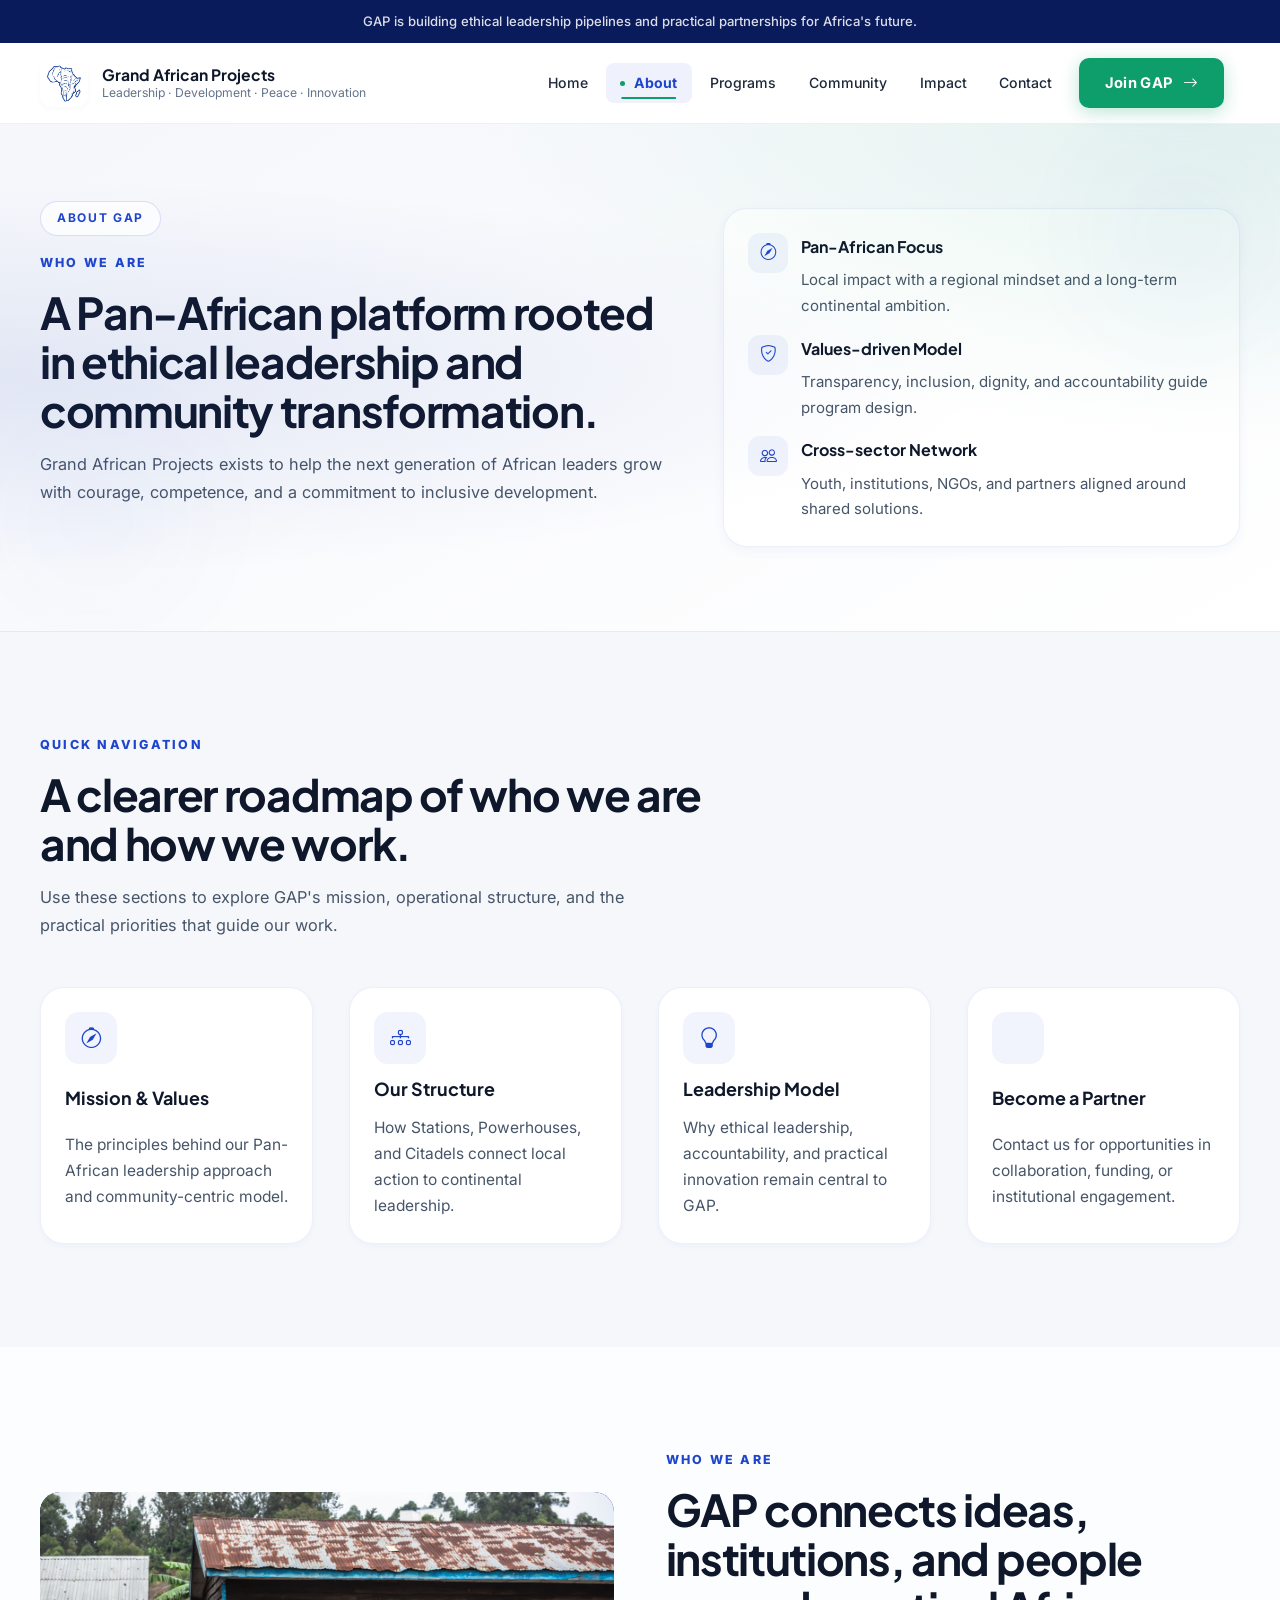
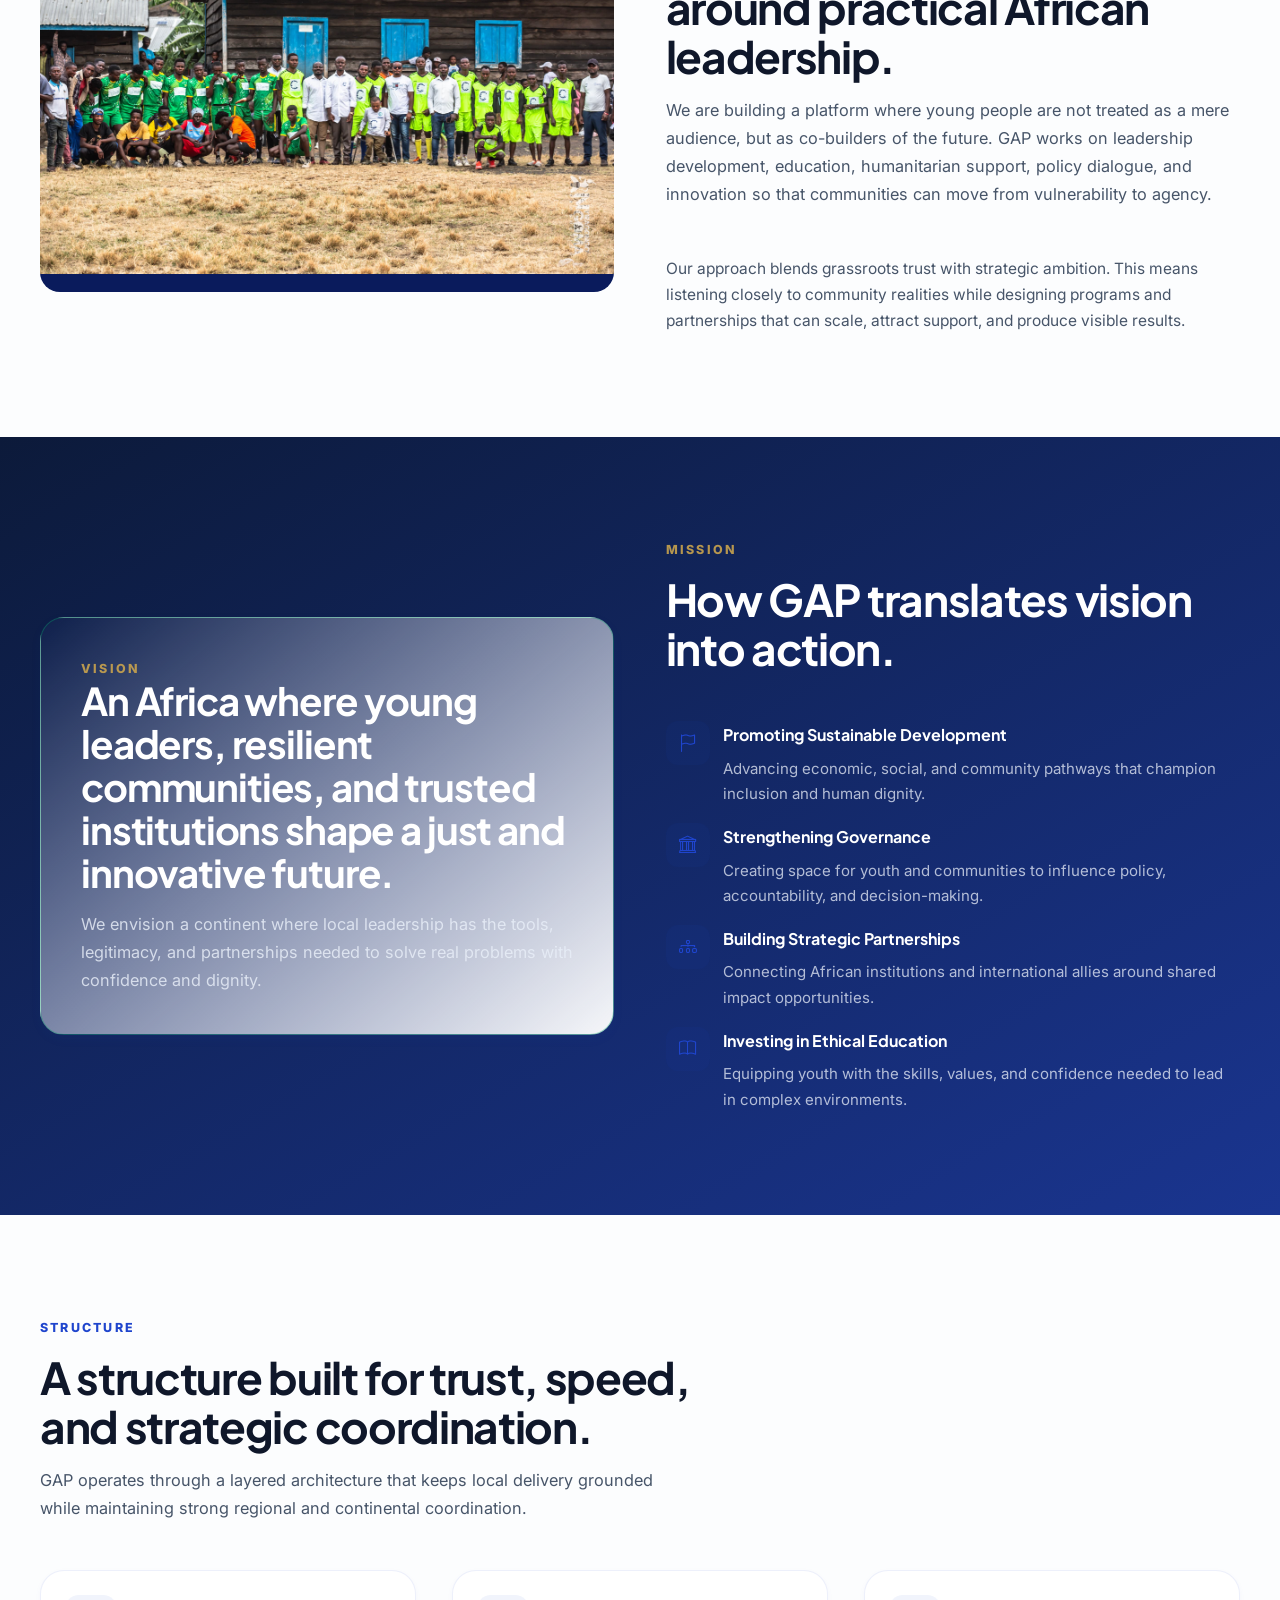
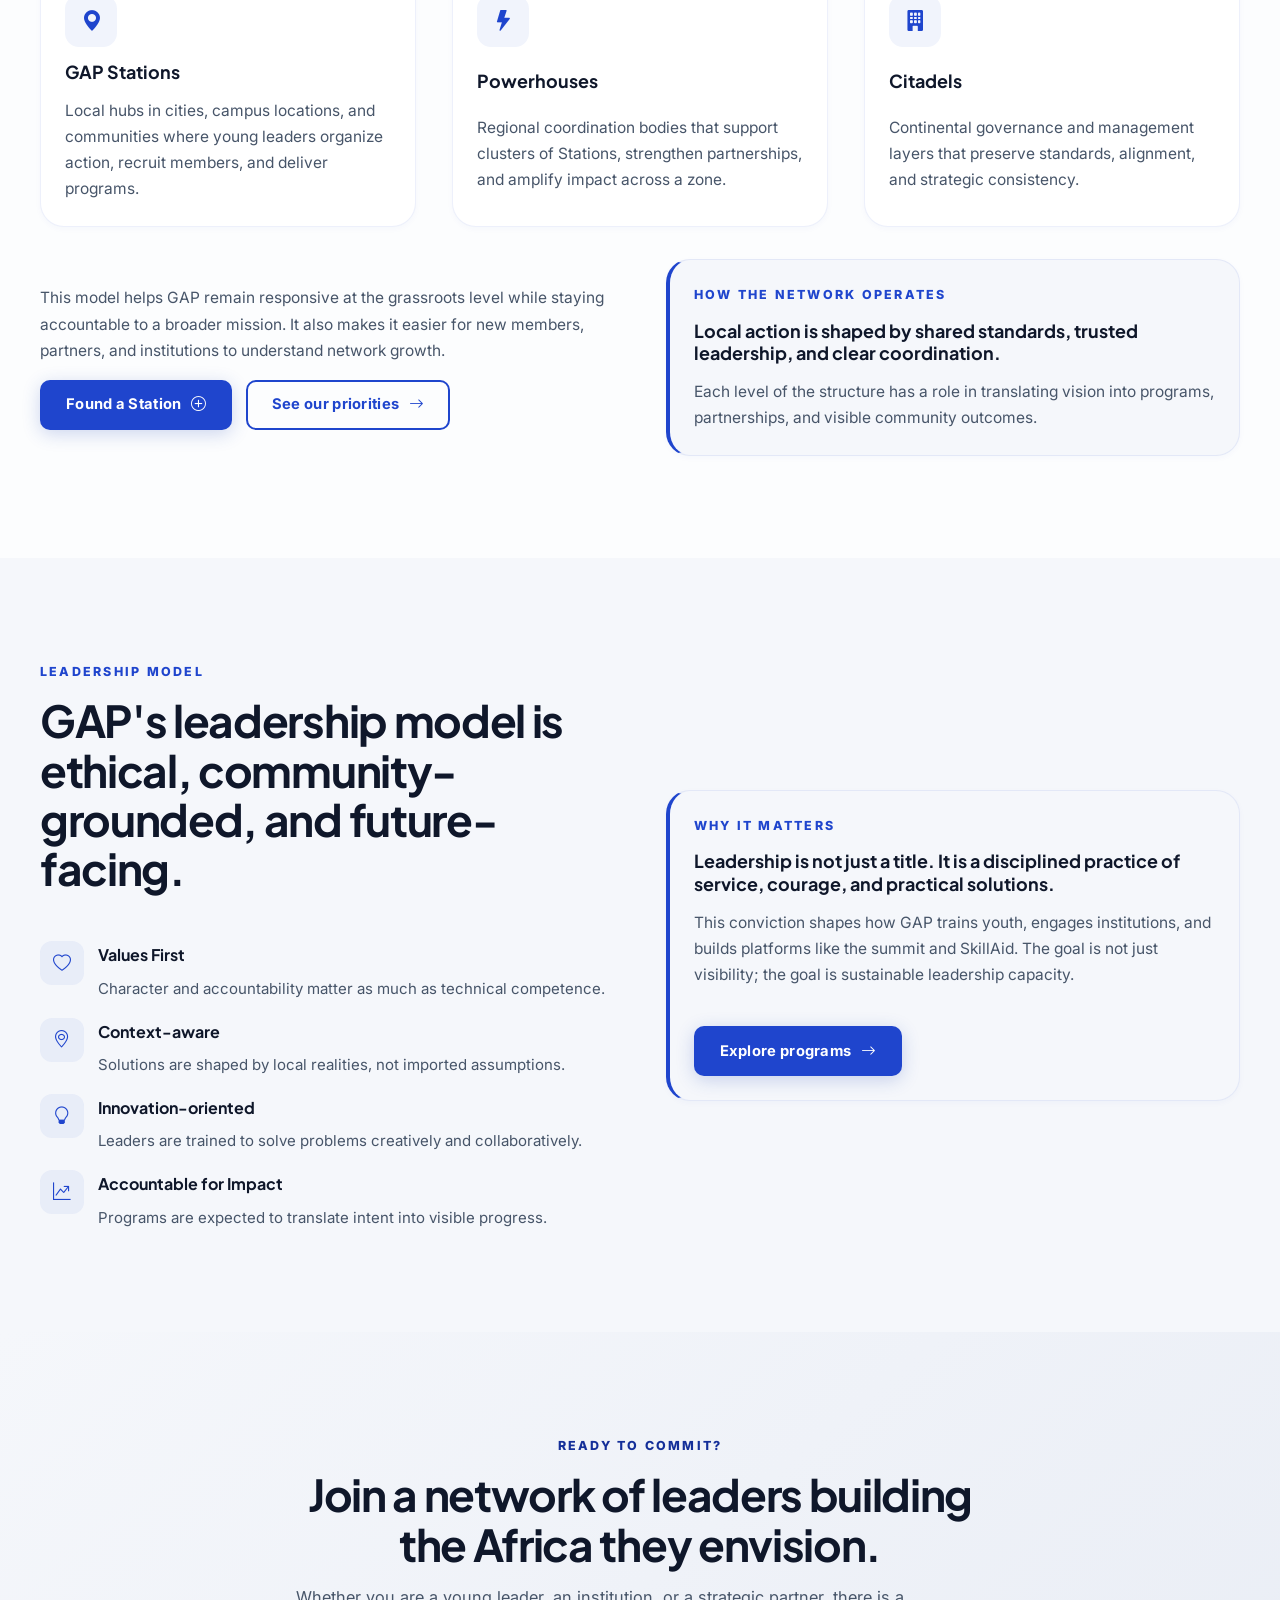
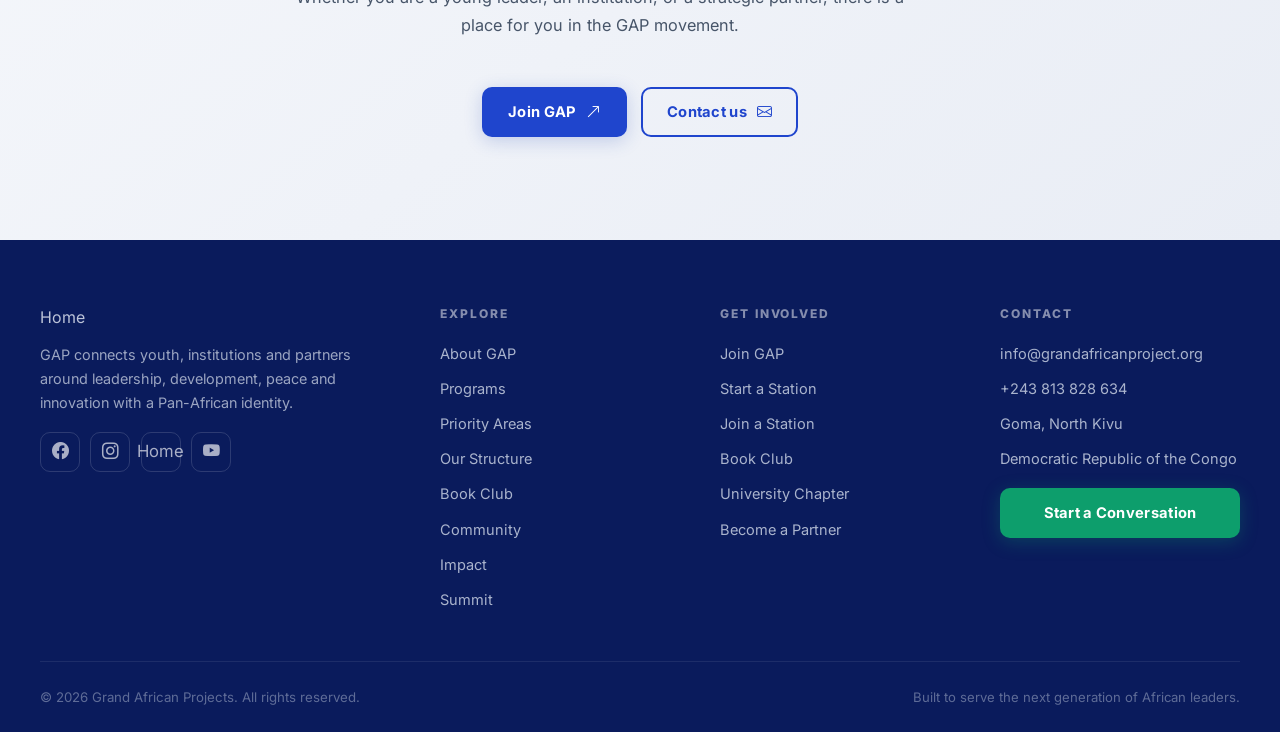
<file: about.html>
<!DOCTYPE html>
<html lang="en" data-theme="light">
<head>
  <meta charset="utf-8">
  <meta name="viewport" content="width=device-width, initial-scale=1">
  <title>About | Grand African Projects — Mission, Vision &amp; Leadership Model</title>
  <meta name="description" content="Discover Grand African Projects (GAP) — our mission, vision, organizational structure, and Pan-African leadership model based on ethics, accountability, and community transformation.">
  <meta name="theme-color" content="#2347B5">
  <meta property="og:title" content="About Grand African Projects">
  <meta property="og:description" content="A Pan-African platform rooted in ethical leadership and community transformation.">
  <meta property="og:type" content="website">
  <link rel="canonical" href="https://grandafricanproject.org/about.html">
  <link rel="icon" type="image/png" href="assets/img/logo.png">
  <link rel="apple-touch-icon" href="assets/img/logo.png">
  <link rel="preconnect" href="https://fonts.googleapis.com">
  <link rel="preconnect" href="https://fonts.gstatic.com" crossorigin>
  <link href="https://fonts.googleapis.com/css2?family=Inter:wght@400;500;600;700;800&family=Poppins:wght@600;700;800&display=swap" rel="stylesheet">
  <link rel="stylesheet" href="assets/vendor/bootstrap-icons/bootstrap-icons.css">
  <link rel="stylesheet" href="assets/css/site.css">
  <script defer src="assets/js/translations.js"></script>
  <script src="assets/js/translate.js"></script>
  <script src="https://translate.google.com/translate_a/element.js?cb=googleTranslateElementInit"></script>
  <script defer src="assets/js/site.js"></script>
</head>
<body data-page="about">
<a class="skip-link" href="#main">Skip to content</a>

<!-- HEADER -->
<header class="site-header" id="site-header">
  <div class="announcement">
    <div class="container">GAP is building ethical leadership pipelines and practical partnerships for Africa's future.</div>
  </div>
  <div class="container nav-shell">
    <a class="brand" href="index.html" aria-label="Grand African Projects — Home">
      <img src="assets/img/logo.png" alt="Logo Grand African Projects" width="48" height="48">
      <div>
        <div class="brand-title">Grand African Projects</div>
        <div class="brand-copy">Leadership · Development · Peace · Innovation</div>
      </div>
    </a>
    <nav class="site-nav" id="primary-navigation" data-nav aria-label="Primary">
      <a class="nav-link" href="index.html">Home</a>
      <a class="nav-link" href="about.html">About</a>
      <a class="nav-link" href="programs.html">Programs</a>
      <a class="nav-link" href="community.html">Community</a>
      <a class="nav-link" href="impact.html">Impact</a>
      <a class="nav-link" href="contact.html">Contact</a>
      <a class="button button-accent nav-cta" href="join.html">Join GAP <i class="bi bi-arrow-right" aria-hidden="true"></i></a>
    </nav>
    <div class="header-tools">
        <div id="google_translate_element"></div>
      <button class="nav-toggle" type="button" data-nav-toggle aria-expanded="false" aria-controls="primary-navigation" aria-label="Open navigation">
        <i class="bi bi-list" aria-hidden="true"></i>
      </button>
    </div>
  </div>
</header>

<main id="main">

<!-- PAGE HERO -->
<section class="page-hero glow-blob-container dots-pattern">
  <div class="glow-blob top-right" style="opacity: 0.7;"></div>
  <div class="glow-blob bottom-left" style="opacity: 0.5;"></div>
  <div class="container page-hero-grid">
    <div data-reveal>
      <span class="eyebrow">About GAP</span>
      <div class="section-header" style="margin-top:1rem;">
        <span class="section-kicker">Who we are</span>
        <h1 class="section-heading">A Pan-African platform rooted in ethical leadership and community transformation.</h1>
        <p class="section-copy">Grand African Projects exists to help the next generation of African leaders grow with courage, competence, and a commitment to inclusive development.</p>
      </div>
    </div>
    <div class="page-hero-card" data-reveal>
      <ul class="page-hero-list">
        <li>
          <i class="bi bi-compass" aria-hidden="true"></i>
          <div>
            <strong class="detail-title">Pan-African Focus</strong>
            <p class="detail-copy">Local impact with a regional mindset and a long-term continental ambition.</p>
          </div>
        </li>
        <li>
          <i class="bi bi-shield-check" aria-hidden="true"></i>
          <div>
            <strong class="detail-title">Values-driven Model</strong>
            <p class="detail-copy">Transparency, inclusion, dignity, and accountability guide program design.</p>
          </div>
        </li>
        <li>
          <i class="bi bi-people" aria-hidden="true"></i>
          <div>
            <strong class="detail-title">Cross-sector Network</strong>
            <p class="detail-copy">Youth, institutions, NGOs, and partners aligned around shared solutions.</p>
          </div>
        </li>
      </ul>
    </div>
  </div>
</section>

<!-- NAVIGATION RAPIDE -->
<section class="section surface-muted">
  <div class="container">
    <div class="section-header" data-reveal>
      <span class="section-kicker">Quick navigation</span>
      <h2 class="section-heading">A clearer roadmap of who we are and how we work.</h2>
      <p class="section-copy">Use these sections to explore GAP's mission, operational structure, and the practical priorities that guide our work.</p>
    </div>
    <div class="card-grid" data-reveal>
      <a class="program-card" href="#mission" style="text-decoration:none;">
        <div class="program-icon"><i class="bi bi-compass" aria-hidden="true"></i></div>
        <h3 class="card-title">Mission &amp; Values</h3>
        <p class="card-copy">The principles behind our Pan-African leadership approach and community-centric model.</p>
      </a>
      <a class="program-card" href="#structure" style="text-decoration:none;">
        <div class="program-icon"><i class="bi bi-diagram-3" aria-hidden="true"></i></div>
        <h3 class="card-title">Our Structure</h3>
        <p class="card-copy">How Stations, Powerhouses, and Citadels connect local action to continental leadership.</p>
      </a>
      <a class="program-card" href="#leadership" style="text-decoration:none;">
        <div class="program-icon"><i class="bi bi-lightbulb" aria-hidden="true"></i></div>
        <h3 class="card-title">Leadership Model</h3>
        <p class="card-copy">Why ethical leadership, accountability, and practical innovation remain central to GAP.</p>
      </a>
      <a class="program-card" href="contact.html#partner-form" style="text-decoration:none;">
        <div class="program-icon"><i class="bi bi-handshake" aria-hidden="true"></i></div>
        <h3 class="card-title">Become a Partner</h3>
        <p class="card-copy">Contact us for opportunities in collaboration, funding, or institutional engagement.</p>
      </a>
    </div>
  </div>
</section>

<!-- QUI NOUS SOMMES -->
<section class="section" id="mission">
  <div class="container split-grid">
    <div class="image-panel" data-reveal>
      <div class="photo-frame">
        <img src="assets/img/team.jpg" alt="Membres de l'équipe et participants de Grand African Projects" loading="lazy" width="1600" height="900">
      </div>
    </div>
    <div data-reveal>
      <div class="section-header">
        <span class="section-kicker">Who we are</span>
        <h2 class="section-heading">GAP connects ideas, institutions, and people around practical African leadership.</h2>
        <p class="section-copy">We are building a platform where young people are not treated as a mere audience, but as co-builders of the future. GAP works on leadership development, education, humanitarian support, policy dialogue, and innovation so that communities can move from vulnerability to agency.</p>
      </div>
      <p class="card-copy">Our approach blends grassroots trust with strategic ambition. This means listening closely to community realities while designing programs and partnerships that can scale, attract support, and produce visible results.</p>
    </div>
  </div>
</section>

<!-- VISION & MISSION -->
<section class="section surface-dark">
  <div class="container two-column">
    <div class="vision-panel" data-reveal>
      <span class="section-kicker" style="color:rgba(201,163,78,0.9);">Vision</span>
      <h2 class="section-heading" style="font-size:clamp(1.7rem,3.5vw,2.4rem); color:#fff;">An Africa where young leaders, resilient communities, and trusted institutions shape a just and innovative future.</h2>
      <p class="section-copy" style="margin-top:1rem; color:rgba(232,238,248,0.82);">We envision a continent where local leadership has the tools, legitimacy, and partnerships needed to solve real problems with confidence and dignity.</p>
    </div>
    <div data-reveal>
      <div class="section-header">
        <span class="section-kicker" style="color:rgba(201,163,78,0.9);">Mission</span>
        <h2 class="section-heading" style="color:#fff;">How GAP translates vision into action.</h2>
      </div>
      <ul class="feature-list">
        <li>
          <i class="bi bi-flag" aria-hidden="true"></i>
          <div>
            <strong class="detail-title" style="color:#fff;">Promoting Sustainable Development</strong>
            <p class="detail-copy" style="color:rgba(232,238,248,0.75);">Advancing economic, social, and community pathways that champion inclusion and human dignity.</p>
          </div>
        </li>
        <li>
          <i class="bi bi-bank" aria-hidden="true"></i>
          <div>
            <strong class="detail-title" style="color:#fff;">Strengthening Governance</strong>
            <p class="detail-copy" style="color:rgba(232,238,248,0.75);">Creating space for youth and communities to influence policy, accountability, and decision-making.</p>
          </div>
        </li>
        <li>
          <i class="bi bi-diagram-3" aria-hidden="true"></i>
          <div>
            <strong class="detail-title" style="color:#fff;">Building Strategic Partnerships</strong>
            <p class="detail-copy" style="color:rgba(232,238,248,0.75);">Connecting African institutions and international allies around shared impact opportunities.</p>
          </div>
        </li>
        <li>
          <i class="bi bi-book" aria-hidden="true"></i>
          <div>
            <strong class="detail-title" style="color:#fff;">Investing in Ethical Education</strong>
            <p class="detail-copy" style="color:rgba(232,238,248,0.75);">Equipping youth with the skills, values, and confidence needed to lead in complex environments.</p>
          </div>
        </li>
      </ul>
    </div>
  </div>
</section>

<!-- STRUCTURE -->
<section class="section" id="structure">
  <div class="container">
    <div class="section-header" data-reveal>
      <span class="section-kicker">Structure</span>
      <h2 class="section-heading">A structure built for trust, speed, and strategic coordination.</h2>
      <p class="section-copy">GAP operates through a layered architecture that keeps local delivery grounded while maintaining strong regional and continental coordination.</p>
    </div>
    <div class="structure-grid" data-reveal>
      <article class="structure-card">
        <div class="program-icon"><i class="bi bi-geo-alt-fill" aria-hidden="true"></i></div>
        <h3 class="card-title">GAP Stations</h3>
        <p class="card-copy">Local hubs in cities, campus locations, and communities where young leaders organize action, recruit members, and deliver programs.</p>
      </article>
      <article class="structure-card">
        <div class="program-icon"><i class="bi bi-lightning-fill" aria-hidden="true"></i></div>
        <h3 class="card-title">Powerhouses</h3>
        <p class="card-copy">Regional coordination bodies that support clusters of Stations, strengthen partnerships, and amplify impact across a zone.</p>
      </article>
      <article class="structure-card">
        <div class="program-icon"><i class="bi bi-building-fill" aria-hidden="true"></i></div>
        <h3 class="card-title">Citadels</h3>
        <p class="card-copy">Continental governance and management layers that preserve standards, alignment, and strategic consistency.</p>
      </article>
    </div>
    <div class="split-grid" data-reveal style="margin-top:2rem; align-items:center;">
      <div>
        <p class="card-copy">This model helps GAP remain responsive at the grassroots level while staying accountable to a broader mission. It also makes it easier for new members, partners, and institutions to understand network growth.</p>
        <div class="actions" style="margin-top:1rem;">
          <a class="button" href="join.html#station-founder">Found a Station <i class="bi bi-plus-circle" aria-hidden="true"></i></a>
          <a class="button button-outline" href="programs.html#special-focus">See our priorities <i class="bi bi-arrow-right" aria-hidden="true"></i></a>
        </div>
      </div>
      <div class="quote-card">
        <span class="section-kicker">How the network operates</span>
        <h3 class="card-title">Local action is shaped by shared standards, trusted leadership, and clear coordination.</h3>
        <p class="card-copy">Each level of the structure has a role in translating vision into programs, partnerships, and visible community outcomes.</p>
      </div>
    </div>
  </div>
</section>

<!-- MODÈLE DE LEADERSHIP -->
<section class="section surface-muted" id="leadership">
  <div class="container two-column">
    <div data-reveal>
      <div class="section-header">
        <span class="section-kicker">Leadership Model</span>
        <h2 class="section-heading">GAP's leadership model is ethical, community-grounded, and future-facing.</h2>
      </div>
      <ul class="leadership-list">
        <li>
          <i class="bi bi-heart" aria-hidden="true"></i>
          <div>
            <strong class="detail-title">Values First</strong>
            <p class="detail-copy">Character and accountability matter as much as technical competence.</p>
          </div>
        </li>
        <li>
          <i class="bi bi-geo-alt" aria-hidden="true"></i>
          <div>
            <strong class="detail-title">Context-aware</strong>
            <p class="detail-copy">Solutions are shaped by local realities, not imported assumptions.</p>
          </div>
        </li>
        <li>
          <i class="bi bi-lightbulb" aria-hidden="true"></i>
          <div>
            <strong class="detail-title">Innovation-oriented</strong>
            <p class="detail-copy">Leaders are trained to solve problems creatively and collaboratively.</p>
          </div>
        </li>
        <li>
          <i class="bi bi-graph-up-arrow" aria-hidden="true"></i>
          <div>
            <strong class="detail-title">Accountable for Impact</strong>
            <p class="detail-copy">Programs are expected to translate intent into visible progress.</p>
          </div>
        </li>
      </ul>
    </div>
    <div class="quote-card" data-reveal>
      <span class="section-kicker">Why it matters</span>
      <h3 class="card-title">Leadership is not just a title. It is a disciplined practice of service, courage, and practical solutions.</h3>
      <p class="card-copy">This conviction shapes how GAP trains youth, engages institutions, and builds platforms like the summit and SkillAid. The goal is not just visibility; the goal is sustainable leadership capacity.</p>
      <div class="actions" style="margin-top:1.5rem;">
        <a class="button" href="programs.html">Explore programs <i class="bi bi-arrow-right" aria-hidden="true"></i></a>
      </div>
    </div>
  </div>
</section>

<!-- FINAL CTA -->
<section class="section surface-brand">
  <div class="container" style="text-align:center; max-width:720px;">
    <div class="section-header" data-reveal style="max-width:100%; margin-inline:auto; text-align:center;">
      <span class="section-kicker">Ready to commit?</span>
      <h2 class="section-heading">Join a network of leaders building the Africa they envision.</h2>
      <p class="section-copy">Whether you are a young leader, an institution, or a strategic partner, there is a place for you in the GAP movement.</p>
    </div>
    <div class="actions" data-reveal style="justify-content:center;">
      <a class="button" href="join.html">Join GAP <i class="bi bi-arrow-up-right" aria-hidden="true"></i></a>
      <a class="button button-outline" href="contact.html">Contact us <i class="bi bi-envelope" aria-hidden="true"></i></a>
    </div>
  </div>
</section>

</main>

<!-- ═══════════════════ FOOTER ═══════════════════ -->
<footer class="site-footer">
  <div class="container">
    <div class="footer-grid">
      <div class="footer-column">
        <a class="brand" href="index.html">
          <img src="assets/img/logo.png" alt="Logo Grand African Projects" width="48" height="48" loading="lazy">
          <div>
            <div class="brand-title">Grand African Projects</div>
            <div class="brand-copy">A platform for Africa's next generation of leaders.</div>
          </div>
        </a>
        <p class="card-copy" style="margin-top:0.75rem;">GAP connects youth, institutions and partners around leadership, development, peace and innovation with a Pan-African identity.</p>
        <div class="social-links">
          <a class="social-link" href="https://www.facebook.com/GrandAfricanProjects" aria-label="Facebook"><i class="bi bi-facebook" aria-hidden="true"></i></a>
          <a class="social-link" href="https://www.instagram.com/grandafricanprojects?igsh=MTlhd29kMHR5dHFyNw==" aria-label="Instagram"><i class="bi bi-instagram" aria-hidden="true"></i></a>
          <a class="social-link" href="https://www.linkedin.com/company/grand-african-projects/" aria-label="LinkedIn"><i class="bi bi-linkedin" aria-hidden="true"></i></a>
          <a class="social-link" href="https://www.youtube.com/@GrandAfricanProjectsNGO" aria-label="YouTube"><i class="bi bi-youtube" aria-hidden="true"></i></a>
        </div>
      </div>
      <div class="footer-column">
        <div class="footer-title">Explore</div>
        <div class="footer-links">
          <a href="about.html">About GAP</a>
          <a href="programs.html">Programs</a>
          <a href="programs.html#special-focus">Priority areas</a>
          <a href="about.html#structure">Our Structure</a>
          <a href="bookclub.html">Book Club</a>
          <a href="community.html">Community</a>
          <a href="impact.html">Impact</a>
          <a href="summit.html">Summit</a>
        </div>
      </div>
      <div class="footer-column">
        <div class="footer-title">Get Involved</div>
        <div class="footer-links">
          <a href="join.html">Join GAP</a>
          <a href="join.html#station-founder">Found a Station</a>
          <a href="join.html#station-member">Join a Station</a>
          <a href="join.html#book-club">Book Club</a>
          <a href="join.html#university-coordinator">University Chapter</a>
          <a href="contact.html#partner-form">Become a Partner</a>
        </div>
      </div>
      <div class="footer-column">
        <div class="footer-title">Contact</div>
        <div class="footer-links">
          <a href="mailto:info@grandafricanproject.org">info@grandafricanproject.org</a>
          <a href="tel:+243813828634">+243 813 828 634</a>
          <span>Goma, North Kivu</span>
          <span>Democratic Republic of Congo</span>
        </div>
        <a class="button button-accent" href="contact.html" style="margin-top:1rem; width: 100%;">Start a conversation</a>
      </div>
    </div>
    <div class="footer-bottom">
      <span>&copy; <span data-year></span> Grand African Projects. All rights reserved.</span>
      <span class="footer-legal">Built to serve the next generation of African leaders.</span>
    </div>
  </div>
</footer>

<button class="scroll-top-btn" id="scroll-top" aria-label="Back to top">
  <i class="bi bi-arrow-up" aria-hidden="true"></i>
</button>

</body>
</html>
</file>
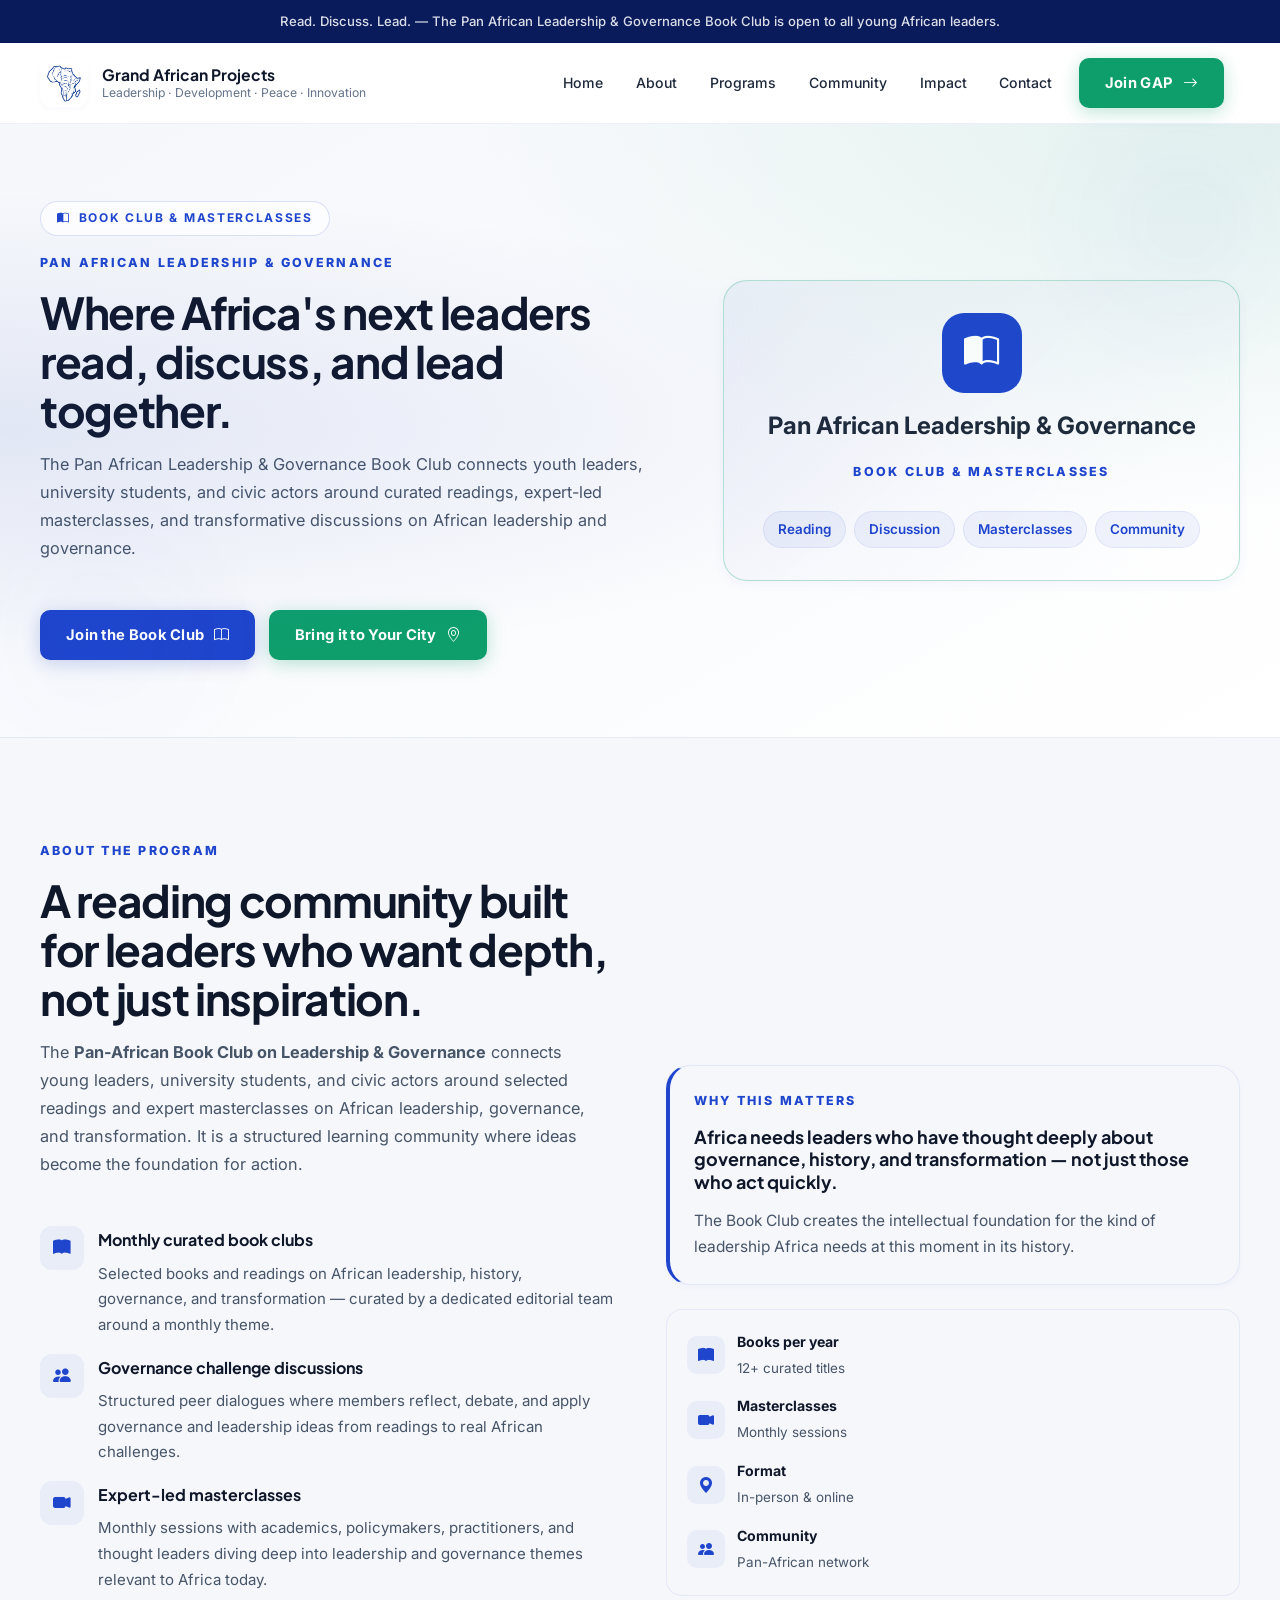
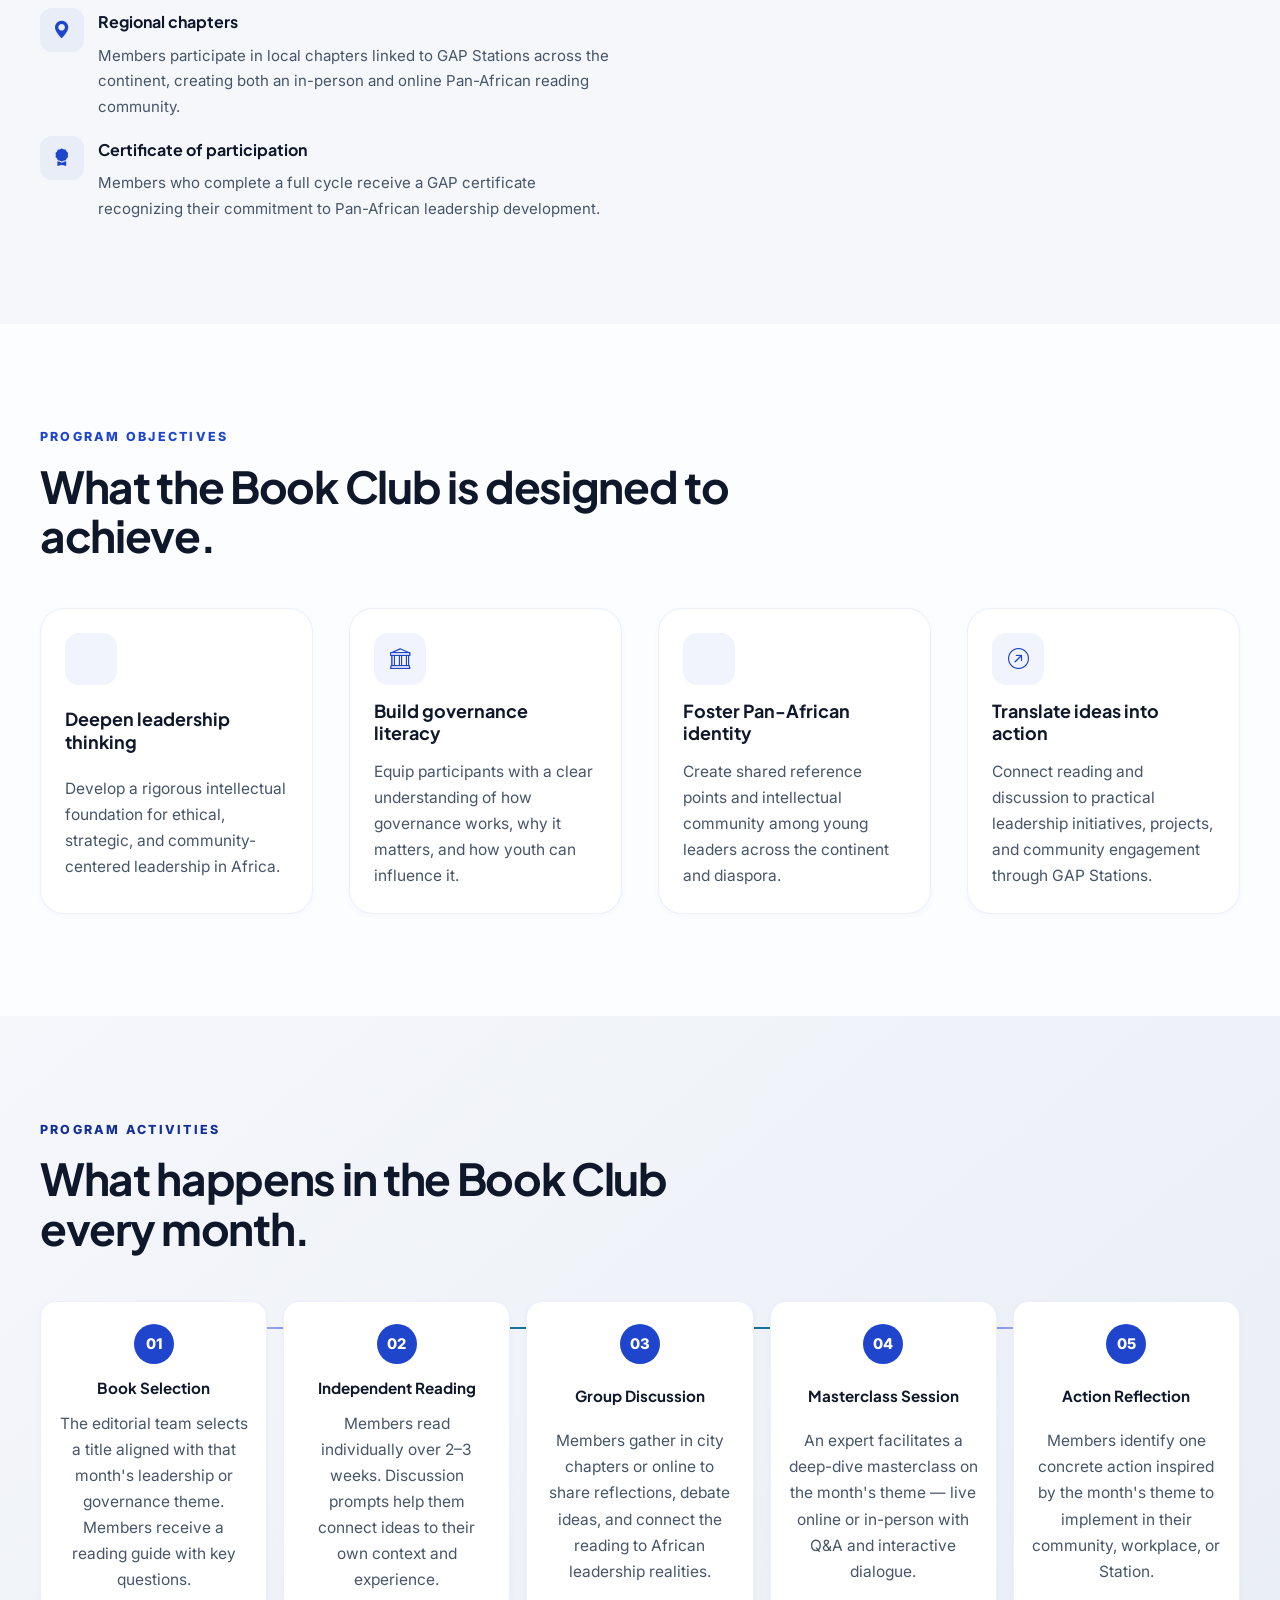
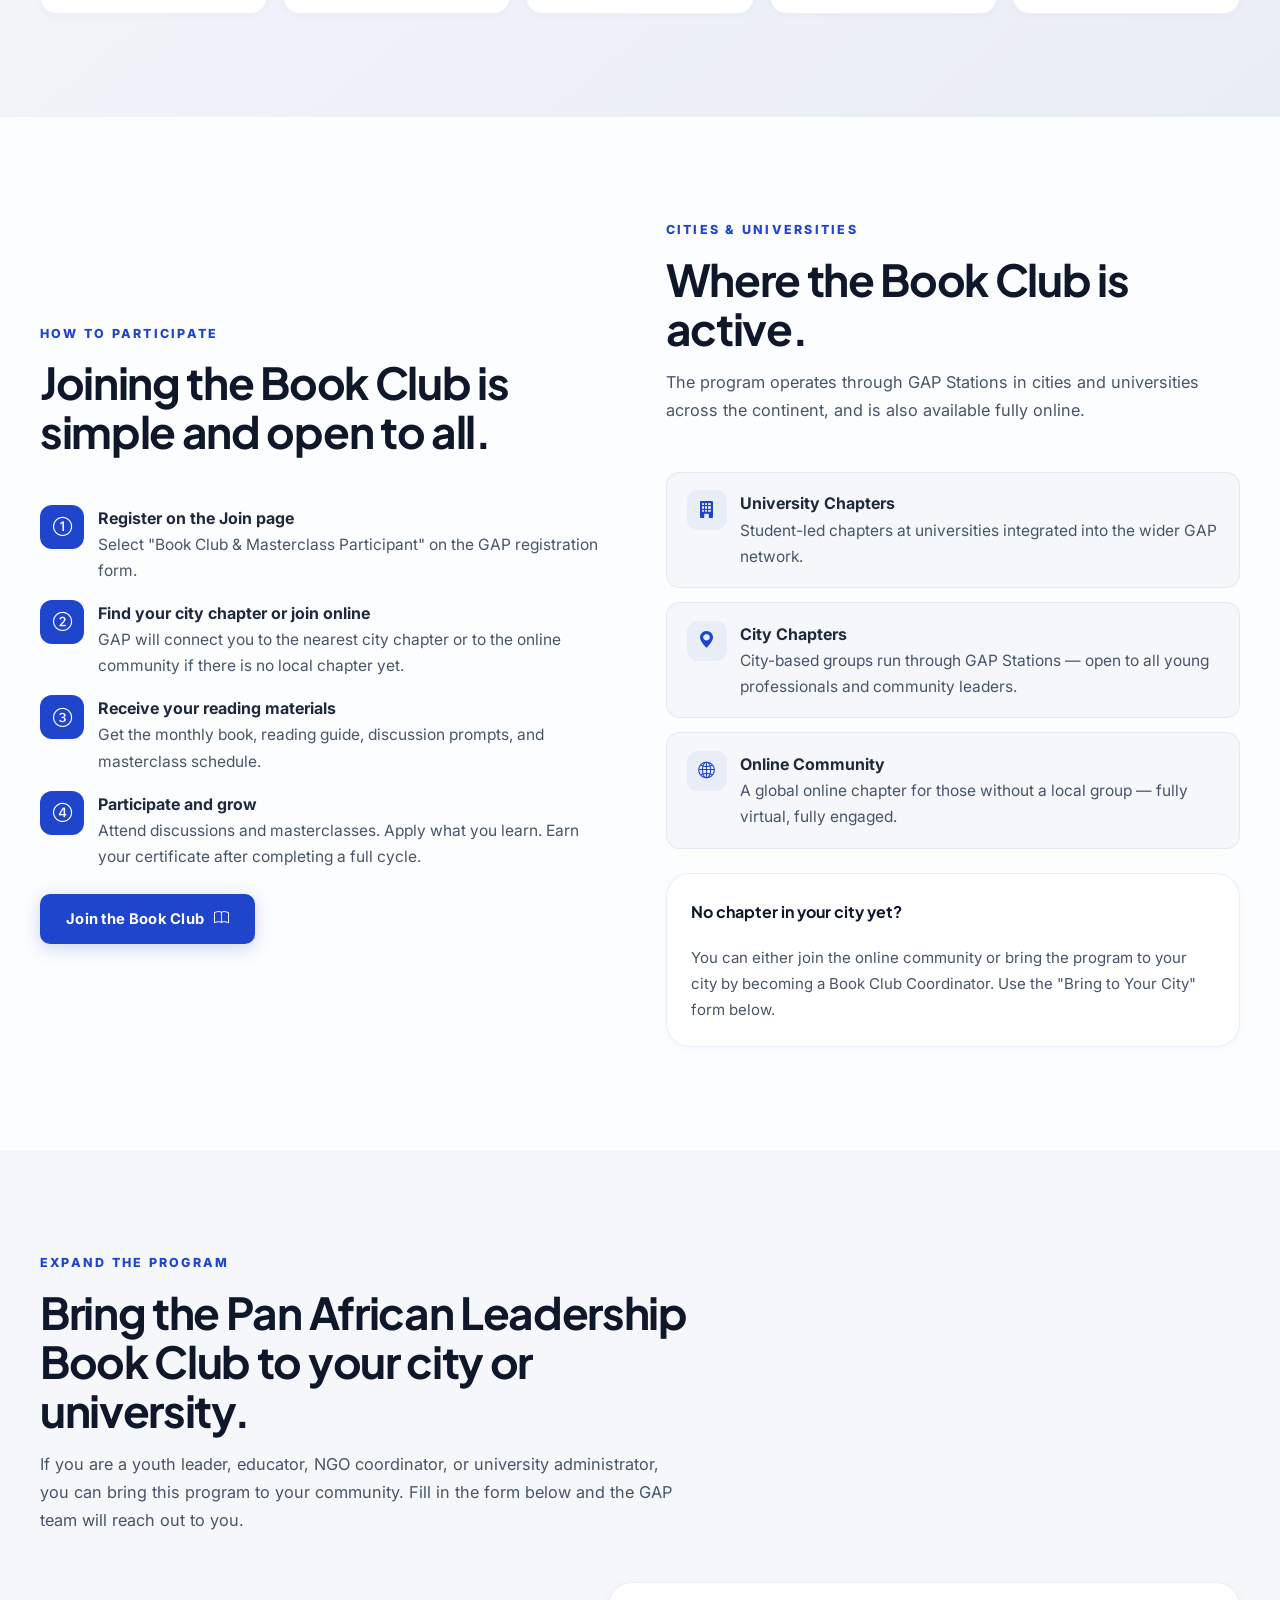
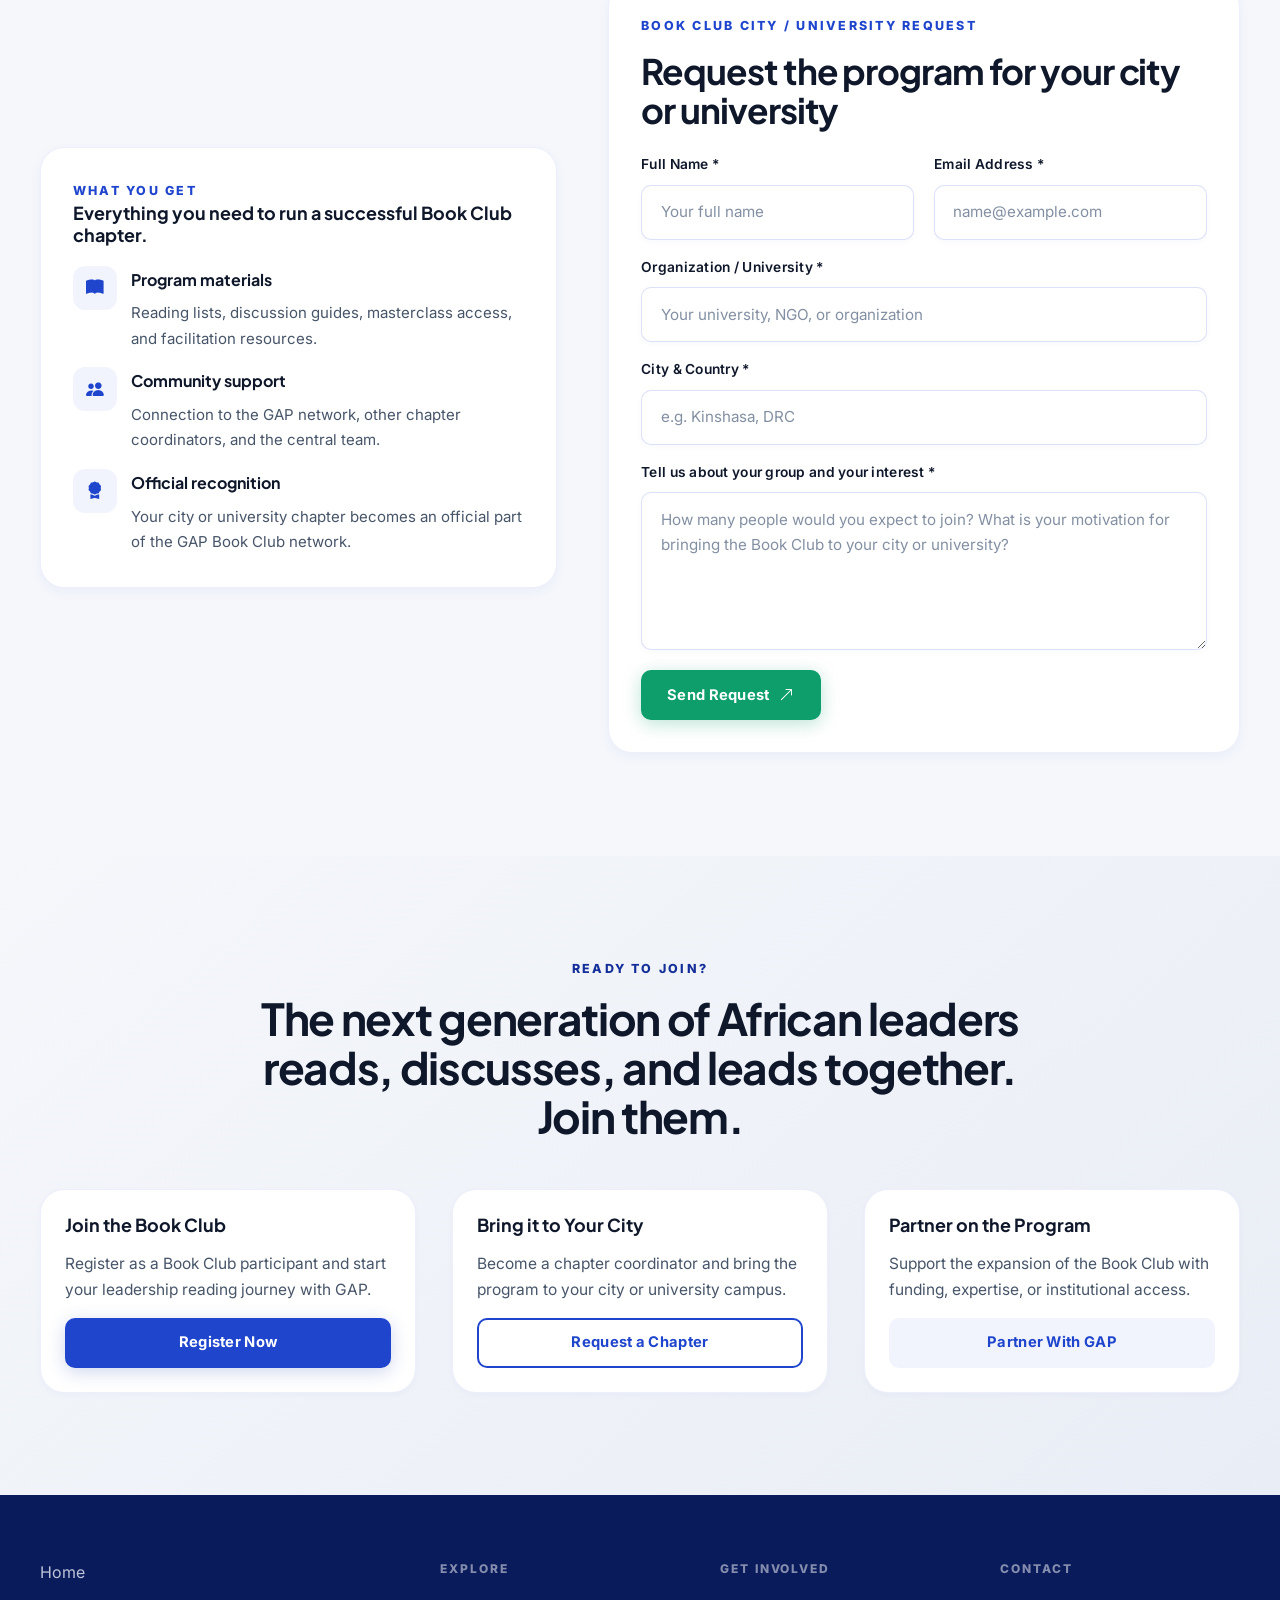
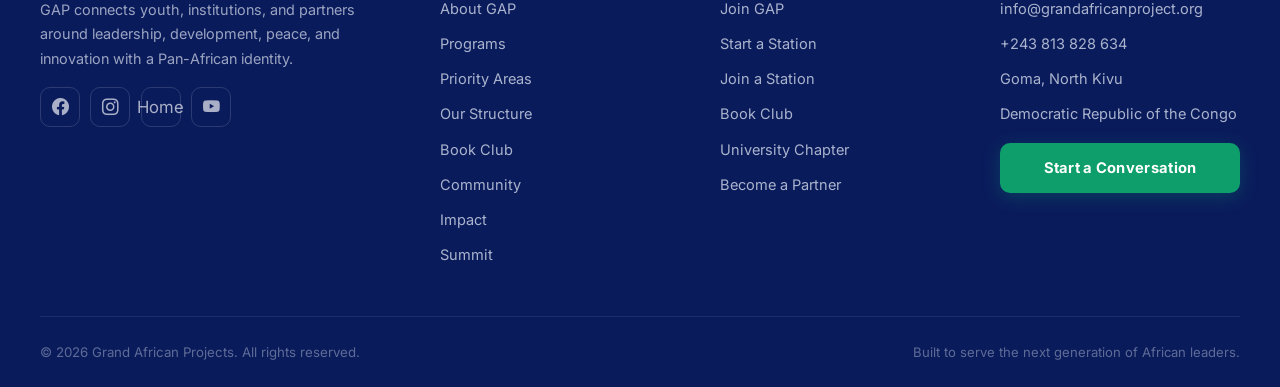
<file: bookclub.html>
<!DOCTYPE html>
<html lang="en" data-theme="light">
<head>
  <meta charset="utf-8">
  <meta name="viewport" content="width=device-width, initial-scale=1">
  <title>Pan African Leadership Book Club &amp; Masterclasses | Grand African Projects</title>
  <meta name="description" content="Join the Pan African Leadership &amp; Governance Book Club and Masterclasses by GAP. Read, discuss, and grow with Africa's next generation of leaders in cities and universities across the continent.">
  <meta name="keywords" content="Pan African book club, leadership masterclass, African governance, GAP book club, youth leadership Africa, university leadership program">
  <meta name="theme-color" content="#0A2540">
  <meta property="og:title" content="Pan African Leadership Book Club &amp; Masterclasses | Grand African Projects">
  <meta property="og:description" content="Read, discuss, and lead together with Africa's next generation of change-makers.">
  <meta property="og:type" content="website">
  <link rel="canonical" href="https://grandafricanproject.org/bookclub.html">
  <link rel="icon" type="image/png" sizes="32x32" href="assets/img/logo.png">
  <link rel="icon" type="image/png" sizes="16x16" href="assets/img/logo.png">
  <link rel="apple-touch-icon" sizes="180x180" href="assets/img/logo.png">
  <link rel="shortcut icon" href="assets/img/logo.png" type="image/x-icon">
  <link rel="preconnect" href="https://fonts.googleapis.com">
  <link rel="preconnect" href="https://fonts.gstatic.com" crossorigin>
  <link href="https://fonts.googleapis.com/css2?family=Inter:wght@400;500;600;700;800&family=Poppins:wght@600;700;800&display=swap" rel="stylesheet">
  <link rel="stylesheet" href="assets/vendor/bootstrap-icons/bootstrap-icons.css">
  <link rel="stylesheet" href="assets/css/site.css">
  <script defer src="assets/js/translations.js"></script>
  <script src="assets/js/translate.js"></script>
  <script src="https://translate.google.com/translate_a/element.js?cb=googleTranslateElementInit"></script>
  <script defer src="assets/js/site.js"></script>
</head>
<body data-page="book">
  <a class="skip-link" href="#main">Skip to content</a>
  <header class="site-header">
    <div class="announcement">
      <div class="container">Read. Discuss. Lead. — The Pan African Leadership &amp; Governance Book Club is open to all young African leaders.</div>
    </div>
    <div class="container nav-shell">
      <a class="brand" href="index.html" aria-label="Grand African Projects home">
        <img src="assets/img/logo.png" alt="Grand African Projects logo" width="52" height="52">
        <div>
          <div class="brand-title">Grand African Projects</div>
          <div class="brand-copy">Leadership. Development. Peace. Innovation.</div>
        </div>
      </a>
      <nav class="site-nav" id="primary-navigation" data-nav aria-label="Primary">
        <a class="nav-link" href="index.html">Home</a>
        <a class="nav-link" href="about.html">About</a>
        <a class="nav-link" href="programs.html">Programs</a>
        <a class="nav-link" href="community.html">Community</a>
        <a class="nav-link" href="impact.html">Impact</a>
        <a class="nav-link" href="contact.html">Contact</a>
        <a class="button button-accent nav-cta" href="join.html">Join GAP <i class="bi bi-arrow-right"></i></a>
      </nav>
      <div class="header-tools">
          <div id="google_translate_element"></div>
        <button class="nav-toggle" type="button" data-nav-toggle aria-expanded="false" aria-controls="primary-navigation" aria-label="Ouvrir la navigation">
          <i class="bi bi-list" aria-hidden="true"></i>
        </button>
      </div>
    </div>
  </header>

  <main id="main">
    <section class="page-hero bookclub-hero glow-blob-container dots-pattern">
      <div class="glow-blob top-right" style="opacity: 0.7;"></div>
      <div class="glow-blob bottom-left" style="opacity: 0.5;"></div>
      <div class="container page-hero-grid">
        <div data-reveal>
          <span class="eyebrow"><i class="bi bi-book-half" aria-hidden="true"></i> Book Club &amp; Masterclasses</span>
          <div class="section-header" style="margin-top: 1rem;">
            <span class="section-kicker">Pan African Leadership &amp; Governance</span>
            <h1 class="section-heading">Where Africa's next leaders read, discuss, and lead together.</h1>
            <p class="section-copy">The Pan African Leadership &amp; Governance Book Club connects youth leaders, university students, and civic actors around curated readings, expert-led masterclasses, and transformative discussions on African leadership and governance.</p>
          </div>
          <div class="actions">
            <a class="button" href="join.html#book-club">Join the Book Club <i class="bi bi-book"></i></a>
            <a class="button button-accent" href="#bring-to-city">Bring it to Your City <i class="bi bi-geo-alt"></i></a>
          </div>
        </div>
        <div class="bookclub-hero-card" data-reveal>
          <div class="bookclub-hero-visual">
            <div class="bookclub-icon-large"><i class="bi bi-book-half"></i></div>
            <h2>Pan African Leadership &amp; Governance</h2>
            <p class="section-kicker">Book Club &amp; Masterclasses</p>
            <div class="pill-list" style="justify-content: center; margin-top: 1rem;">
              <span class="pill">Reading</span>
              <span class="pill">Discussion</span>
              <span class="pill">Masterclasses</span>
              <span class="pill">Community</span>
            </div>
          </div>
        </div>
      </div>
    </section>

    <!-- OVERVIEW -->
    <section class="section surface-muted">
      <div class="container two-column">
        <div data-reveal>
          <div class="section-header">
            <span class="section-kicker">About the program</span>
            <h2 class="section-heading">A reading community built for leaders who want depth, not just inspiration.</h2>
            <p class="section-copy">The <strong>Pan-African Book Club on Leadership &amp; Governance</strong> connects young leaders, university students, and civic actors around selected readings and expert masterclasses on African leadership, governance, and transformation. It is a structured learning community where ideas become the foundation for action.</p>
          </div>
          <ul class="feature-list">
            <li>
              <i class="bi bi-book-fill" aria-hidden="true"></i>
              <div>
                <strong class="detail-title">Monthly curated book clubs</strong>
                <p class="detail-copy">Selected books and readings on African leadership, history, governance, and transformation — curated by a dedicated editorial team around a monthly theme.</p>
              </div>
            </li>
            <li>
              <i class="bi bi-people-fill" aria-hidden="true"></i>
              <div>
                <strong class="detail-title">Governance challenge discussions</strong>
                <p class="detail-copy">Structured peer dialogues where members reflect, debate, and apply governance and leadership ideas from readings to real African challenges.</p>
              </div>
            </li>
            <li>
              <i class="bi bi-camera-video-fill" aria-hidden="true"></i>
              <div>
                <strong class="detail-title">Expert-led masterclasses</strong>
                <p class="detail-copy">Monthly sessions with academics, policymakers, practitioners, and thought leaders diving deep into leadership and governance themes relevant to Africa today.</p>
              </div>
            </li>
            <li>
              <i class="bi bi-geo-alt-fill" aria-hidden="true"></i>
              <div>
                <strong class="detail-title">Regional chapters</strong>
                <p class="detail-copy">Members participate in local chapters linked to GAP Stations across the continent, creating both an in-person and online Pan-African reading community.</p>
              </div>
            </li>
            <li>
              <i class="bi bi-award-fill" aria-hidden="true"></i>
              <div>
                <strong class="detail-title">Certificate of participation</strong>
                <p class="detail-copy">Members who complete a full cycle receive a GAP certificate recognizing their commitment to Pan-African leadership development.</p>
              </div>
            </li>
          </ul>
        </div>
        <div data-reveal>
          <div class="quote-card" style="margin-bottom: 1.5rem;">
            <span class="section-kicker">Why this matters</span>
            <h3 class="card-title">Africa needs leaders who have thought deeply about governance, history, and transformation — not just those who act quickly.</h3>
            <p class="card-copy">The Book Club creates the intellectual foundation for the kind of leadership Africa needs at this moment in its history.</p>
          </div>
          <div class="bookclub-stats-card">
            <div class="bookclub-stat">
              <i class="bi bi-book-fill"></i>
              <div><strong>Books per year</strong><span>12+ curated titles</span></div>
            </div>
            <div class="bookclub-stat">
              <i class="bi bi-camera-video-fill"></i>
              <div><strong>Masterclasses</strong><span>Monthly sessions</span></div>
            </div>
            <div class="bookclub-stat">
              <i class="bi bi-geo-alt-fill"></i>
              <div><strong>Format</strong><span>In-person &amp; online</span></div>
            </div>
            <div class="bookclub-stat">
              <i class="bi bi-people-fill"></i>
              <div><strong>Community</strong><span>Pan-African network</span></div>
            </div>
          </div>
        </div>
      </div>
    </section>

    <!-- OBJECTIVES -->
    <section class="section" id="objectives">
      <div class="container">
        <div class="section-header" data-reveal>
          <span class="section-kicker">Program objectives</span>
          <h2 class="section-heading">What the Book Club is designed to achieve.</h2>
        </div>
        <div class="card-grid" data-reveal>
          <article class="program-card">
            <div class="program-icon"><i class="bi bi-brain"></i></div>
            <h3 class="card-title">Deepen leadership thinking</h3>
            <p class="card-copy">Develop a rigorous intellectual foundation for ethical, strategic, and community-centered leadership in Africa.</p>
          </article>
          <article class="program-card">
            <div class="program-icon"><i class="bi bi-bank"></i></div>
            <h3 class="card-title">Build governance literacy</h3>
            <p class="card-copy">Equip participants with a clear understanding of how governance works, why it matters, and how youth can influence it.</p>
          </article>
          <article class="program-card">
            <div class="program-icon"><i class="bi bi-globe-africa"></i></div>
            <h3 class="card-title">Foster Pan-African identity</h3>
            <p class="card-copy">Create shared reference points and intellectual community among young leaders across the continent and diaspora.</p>
          </article>
          <article class="program-card">
            <div class="program-icon"><i class="bi bi-arrow-up-right-circle"></i></div>
            <h3 class="card-title">Translate ideas into action</h3>
            <p class="card-copy">Connect reading and discussion to practical leadership initiatives, projects, and community engagement through GAP Stations.</p>
          </article>
        </div>
      </div>
    </section>

    <!-- ACTIVITIES -->
    <section class="section surface-brand" id="activities">
      <div class="container">
        <div class="section-header" data-reveal>
          <span class="section-kicker">Program activities</span>
          <h2 class="section-heading">What happens in the Book Club every month.</h2>
        </div>
        <div class="timeline-horizontal" data-reveal>
          <div class="timeline-step">
            <div class="timeline-step-num">01</div>
            <h3>Book Selection</h3>
            <p class="card-copy">The editorial team selects a title aligned with that month's leadership or governance theme. Members receive a reading guide with key questions.</p>
          </div>
          <div class="timeline-step">
            <div class="timeline-step-num">02</div>
            <h3>Independent Reading</h3>
            <p class="card-copy">Members read individually over 2–3 weeks. Discussion prompts help them connect ideas to their own context and experience.</p>
          </div>
          <div class="timeline-step">
            <div class="timeline-step-num">03</div>
            <h3>Group Discussion</h3>
            <p class="card-copy">Members gather in city chapters or online to share reflections, debate ideas, and connect the reading to African leadership realities.</p>
          </div>
          <div class="timeline-step">
            <div class="timeline-step-num">04</div>
            <h3>Masterclass Session</h3>
            <p class="card-copy">An expert facilitates a deep-dive masterclass on the month's theme — live online or in-person with Q&amp;A and interactive dialogue.</p>
          </div>
          <div class="timeline-step">
            <div class="timeline-step-num">05</div>
            <h3>Action Reflection</h3>
            <p class="card-copy">Members identify one concrete action inspired by the month's theme to implement in their community, workplace, or Station.</p>
          </div>
        </div>
      </div>
    </section>

    <!-- HOW TO JOIN -->
    <section class="section" id="how-to-join">
      <div class="container two-column">
        <div data-reveal>
          <div class="section-header">
            <span class="section-kicker">How to participate</span>
            <h2 class="section-heading">Joining the Book Club is simple and open to all.</h2>
          </div>
          <div class="steps">
            <article class="step">
              <i class="bi bi-1-circle"></i>
              <div>
                <strong>Register on the Join page</strong>
                <p class="card-copy">Select "Book Club &amp; Masterclass Participant" on the GAP registration form.</p>
              </div>
            </article>
            <article class="step">
              <i class="bi bi-2-circle"></i>
              <div>
                <strong>Find your city chapter or join online</strong>
                <p class="card-copy">GAP will connect you to the nearest city chapter or to the online community if there is no local chapter yet.</p>
              </div>
            </article>
            <article class="step">
              <i class="bi bi-3-circle"></i>
              <div>
                <strong>Receive your reading materials</strong>
                <p class="card-copy">Get the monthly book, reading guide, discussion prompts, and masterclass schedule.</p>
              </div>
            </article>
            <article class="step">
              <i class="bi bi-4-circle"></i>
              <div>
                <strong>Participate and grow</strong>
                <p class="card-copy">Attend discussions and masterclasses. Apply what you learn. Earn your certificate after completing a full cycle.</p>
              </div>
            </article>
          </div>
          <div class="actions" style="margin-top: 1.5rem;">
            <a class="button" href="join.html#book-club">Join the Book Club <i class="bi bi-book"></i></a>
          </div>
        </div>
        <div data-reveal>
          <div class="section-header">
            <span class="section-kicker">Cities &amp; universities</span>
            <h2 class="section-heading">Where the Book Club is active.</h2>
            <p class="section-copy">The program operates through GAP Stations in cities and universities across the continent, and is also available fully online.</p>
          </div>
          <div class="location-grid">
            <div class="location-card">
              <i class="bi bi-building-fill" aria-hidden="true"></i>
              <div>
                <strong>University Chapters</strong>
                <p class="card-copy">Student-led chapters at universities integrated into the wider GAP network.</p>
              </div>
            </div>
            <div class="location-card">
              <i class="bi bi-geo-alt-fill" aria-hidden="true"></i>
              <div>
                <strong>City Chapters</strong>
                <p class="card-copy">City-based groups run through GAP Stations — open to all young professionals and community leaders.</p>
              </div>
            </div>
            <div class="location-card">
              <i class="bi bi-globe2" aria-hidden="true"></i>
              <div>
                <strong>Online Community</strong>
                <p class="card-copy">A global online chapter for those without a local group — fully virtual, fully engaged.</p>
              </div>
            </div>
          </div>
          <div class="info-card" style="margin-top: 1.5rem;">
            <div class="detail-title">No chapter in your city yet?</div>
            <p class="detail-copy">You can either join the online community or bring the program to your city by becoming a Book Club Coordinator. Use the "Bring to Your City" form below.</p>
          </div>
        </div>
      </div>
    </section>

    <!-- BRING TO CITY -->
    <section class="section surface-muted" id="bring-to-city">
      <div class="container">
        <div class="section-header" data-reveal>
          <span class="section-kicker">Expand the program</span>
          <h2 class="section-heading">Bring the Pan African Leadership Book Club to your city or university.</h2>
          <p class="section-copy">If you are a youth leader, educator, NGO coordinator, or university administrator, you can bring this program to your community. Fill in the form below and the GAP team will reach out to you.</p>
        </div>
        <div class="contact-layout" data-reveal>
          <div class="contact-card">
            <span class="section-kicker">What you get</span>
            <h3 class="card-title">Everything you need to run a successful Book Club chapter.</h3>
            <ul class="feature-list" style="margin-top: 1.2rem;">
              <li>
                <i class="bi bi-book-fill" aria-hidden="true"></i>
                <div>
                  <strong class="detail-title">Program materials</strong>
                  <p class="detail-copy">Reading lists, discussion guides, masterclass access, and facilitation resources.</p>
                </div>
              </li>
              <li>
                <i class="bi bi-people-fill" aria-hidden="true"></i>
                <div>
                  <strong class="detail-title">Community support</strong>
                  <p class="detail-copy">Connection to the GAP network, other chapter coordinators, and the central team.</p>
                </div>
              </li>
              <li>
                <i class="bi bi-award-fill" aria-hidden="true"></i>
                <div>
                  <strong class="detail-title">Official recognition</strong>
                  <p class="detail-copy">Your city or university chapter becomes an official part of the GAP Book Club network.</p>
                </div>
              </li>
            </ul>
          </div>
          <form class="form-card" name="gap-bookclub-city" method="POST" action="bookclub.html?sent=1" data-netlify="true" netlify-honeypot="bot-field" data-contact-form>
            <input type="hidden" name="form-name" value="gap-bookclub-city">
            <p hidden><label>Don't fill this: <input name="bot-field"></label></p>
            <div class="section-header" style="margin-bottom: 1.5rem;">
              <span class="section-kicker">Book Club City / University Request</span>
              <h3 class="section-heading" style="font-size: clamp(1.6rem, 3vw, 2.2rem);">Request the program for your city or university</h3>
            </div>
            <div class="field-grid">
              <div class="field">
                <label for="bc-name">Full Name *</label>
                <input id="bc-name" name="name" type="text" placeholder="Your full name" required>
              </div>
              <div class="field">
                <label for="bc-email">Email Address *</label>
                <input id="bc-email" name="email" type="email" placeholder="name@example.com" required>
              </div>
            </div>
            <div class="field" style="margin-top: 1rem;">
              <label for="bc-org">Organization / University *</label>
              <input id="bc-org" name="organization" type="text" placeholder="Your university, NGO, or organization" required>
            </div>
            <div class="field" style="margin-top: 1rem;">
              <label for="bc-city">City &amp; Country *</label>
              <input id="bc-city" name="city_country" type="text" placeholder="e.g. Kinshasa, DRC" required>
            </div>
            <div class="field" style="margin-top: 1rem;">
              <label for="bc-message">Tell us about your group and your interest *</label>
              <textarea id="bc-message" name="message" rows="5" placeholder="How many people would you expect to join? What is your motivation for bringing the Book Club to your city or university?" required></textarea>
            </div>
            <div class="status-message" data-form-notice role="status" aria-live="polite" style="margin-top: 1rem;"></div>
            <div class="actions" style="margin-top: 1.25rem;">
              <button class="button button-accent" type="submit" data-form-submit>Send Request <i class="bi bi-arrow-up-right"></i></button>
            </div>
          </form>
        </div>
      </div>
    </section>

    <!-- CTA -->
    <section class="section surface-brand">
      <div class="container">
        <div class="section-header" data-reveal style="max-width: 760px; margin-inline: auto; text-align: center;">
          <span class="section-kicker">Ready to join?</span>
          <h2 class="section-heading">The next generation of African leaders reads, discusses, and leads together. Join them.</h2>
        </div>
        <div class="cta-grid" data-reveal>
          <article class="cta-card">
            <h3 class="card-title">Join the Book Club</h3>
            <p class="card-copy">Register as a Book Club participant and start your leadership reading journey with GAP.</p>
            <a class="button is-block" href="join.html#book-club">Register Now</a>
          </article>
          <article class="cta-card">
            <h3 class="card-title">Bring it to Your City</h3>
            <p class="card-copy">Become a chapter coordinator and bring the program to your city or university campus.</p>
            <a class="button button-outline is-block" href="#bring-to-city">Request a Chapter</a>
          </article>
          <article class="cta-card">
            <h3 class="card-title">Partner on the Program</h3>
            <p class="card-copy">Support the expansion of the Book Club with funding, expertise, or institutional access.</p>
            <a class="button button-ghost is-block" href="contact.html#partner-form">Partner With GAP</a>
          </article>
        </div>
      </div>
    </section>
  </main>

  <!-- ═══════════════════ FOOTER ═══════════════════ -->
  <footer class="site-footer">
    <div class="container">
      <div class="footer-grid">
        <div class="footer-column">
          <a class="brand" href="index.html">
            <img src="assets/img/logo.png" alt="Grand African Projects Logo" width="48" height="48" loading="lazy">
            <div>
              <div class="brand-title">Grand African Projects</div>
              <div class="brand-copy">A platform for the next generation of African leaders.</div>
            </div>
          </a>
          <p class="card-copy" style="margin-top:0.75rem;">GAP connects youth, institutions, and partners around leadership, development, peace, and innovation with a Pan-African identity.</p>
          <div class="social-links">
            <a class="social-link" href="https://www.facebook.com/GrandAfricanProjects" aria-label="Facebook"><i class="bi bi-facebook" aria-hidden="true"></i></a>
            <a class="social-link" href="https://www.instagram.com/grandafricanprojects?igsh=MTlhd29kMHR5dHFyNw==" aria-label="Instagram"><i class="bi bi-instagram" aria-hidden="true"></i></a>
            <a class="social-link" href="https://www.linkedin.com/company/grand-african-projects/" aria-label="LinkedIn"><i class="bi bi-linkedin" aria-hidden="true"></i></a>
            <a class="social-link" href="https://www.youtube.com/@GrandAfricanProjectsNGO" aria-label="YouTube"><i class="bi bi-youtube" aria-hidden="true"></i></a>
          </div>
        </div>
        <div class="footer-column">
          <div class="footer-title">Explore</div>
          <div class="footer-links">
            <a href="about.html">About GAP</a>
            <a href="programs.html">Programs</a>
            <a href="programs.html#special-focus">Priority Areas</a>
            <a href="about.html#structure">Our Structure</a>
            <a href="bookclub.html">Book Club</a>
            <a href="community.html">Community</a>
            <a href="impact.html">Impact</a>
            <a href="summit.html">Summit</a>
          </div>
        </div>
        <div class="footer-column">
          <div class="footer-title">Get Involved</div>
          <div class="footer-links">
            <a href="join.html">Join GAP</a>
            <a href="join.html#station-founder">Start a Station</a>
            <a href="join.html#station-member">Join a Station</a>
            <a href="join.html#book-club">Book Club</a>
            <a href="join.html#university-coordinator">University Chapter</a>
            <a href="contact.html#partner-form">Become a Partner</a>
          </div>
        </div>
        <div class="footer-column">
          <div class="footer-title">Contact</div>
          <div class="footer-links">
            <a href="mailto:info@grandafricanproject.org">info@grandafricanproject.org</a>
            <a href="tel:+243813828634">+243 813 828 634</a>
            <span>Goma, North Kivu</span>
            <span>Democratic Republic of the Congo</span>
          </div>
          <a class="button button-accent" href="contact.html" style="margin-top:1rem; width: 100%;">Start a Conversation</a>
        </div>
      </div>
      <div class="footer-bottom">
        <span>&copy; <span data-year></span> Grand African Projects. All rights reserved.</span>
        <span class="footer-legal">Built to serve the next generation of African leaders.</span>
      </div>
    </div>
  </footer>
</body>
</html>
</file>
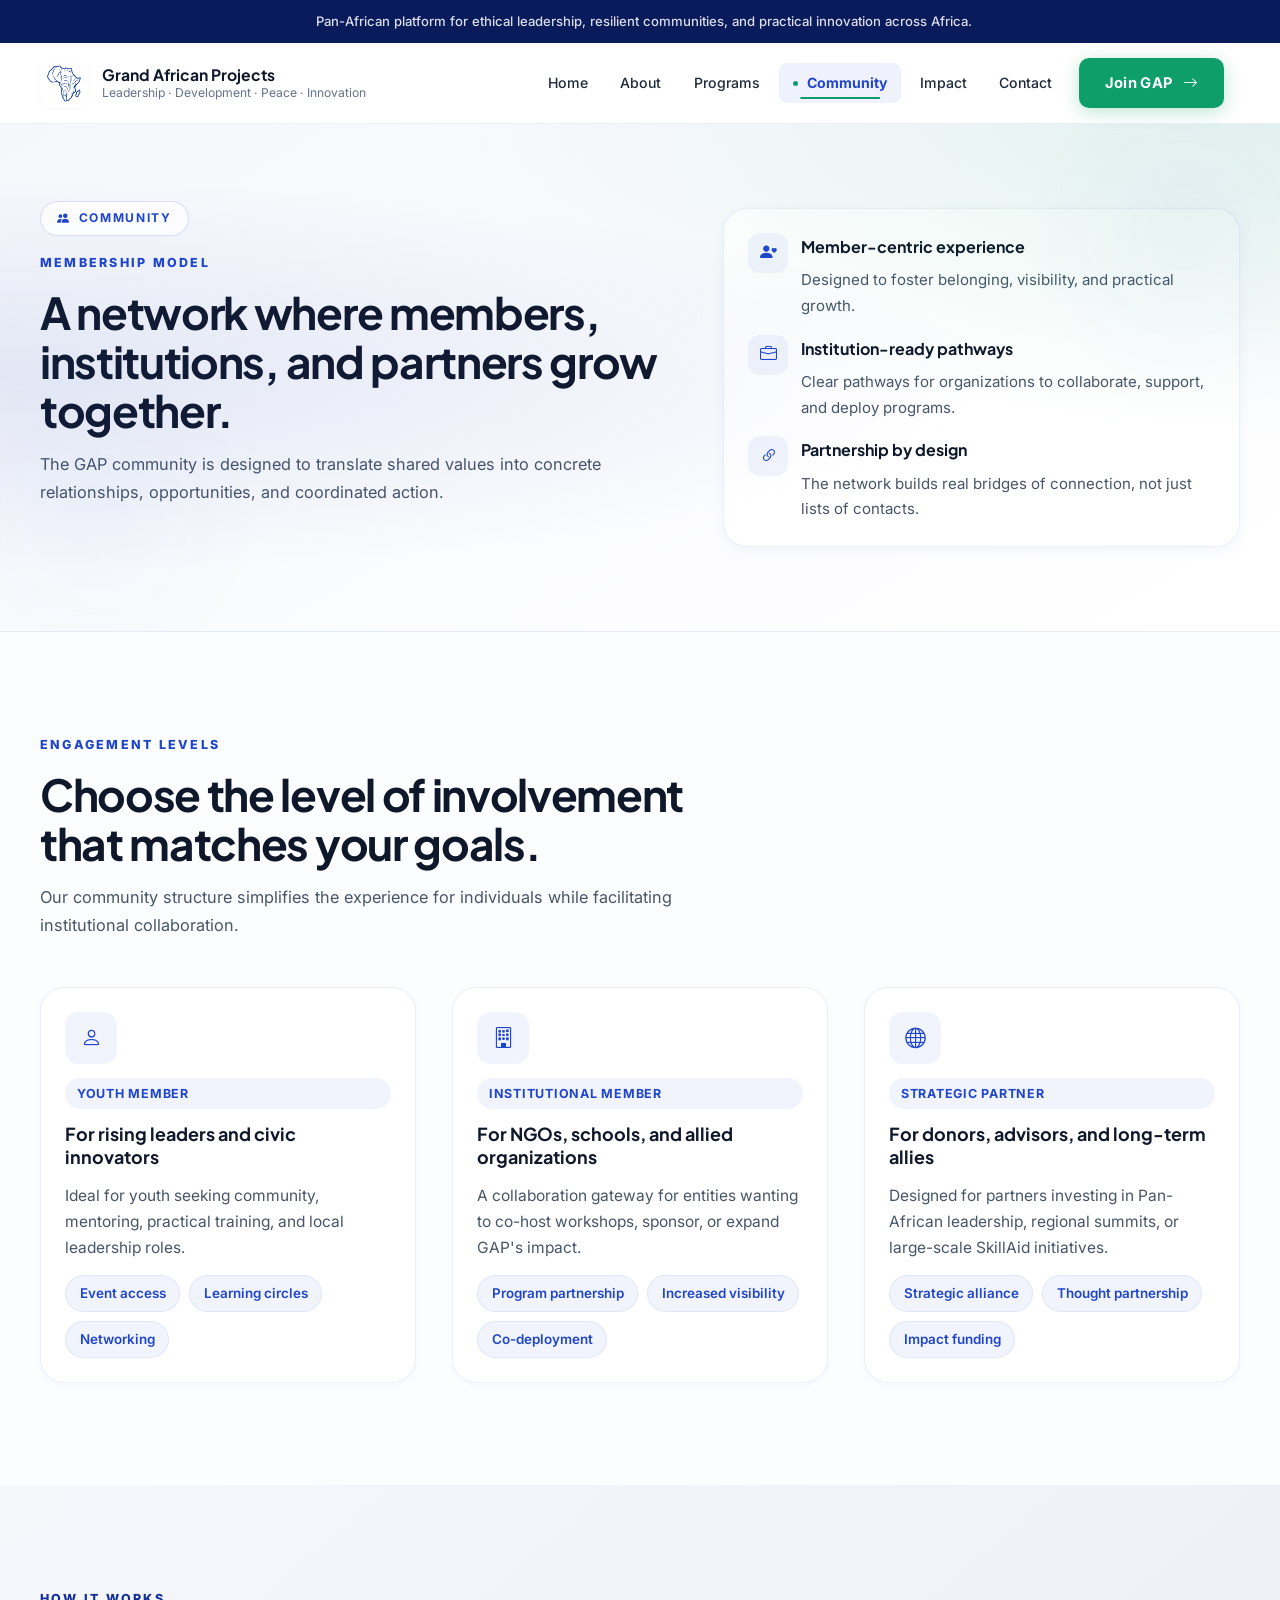
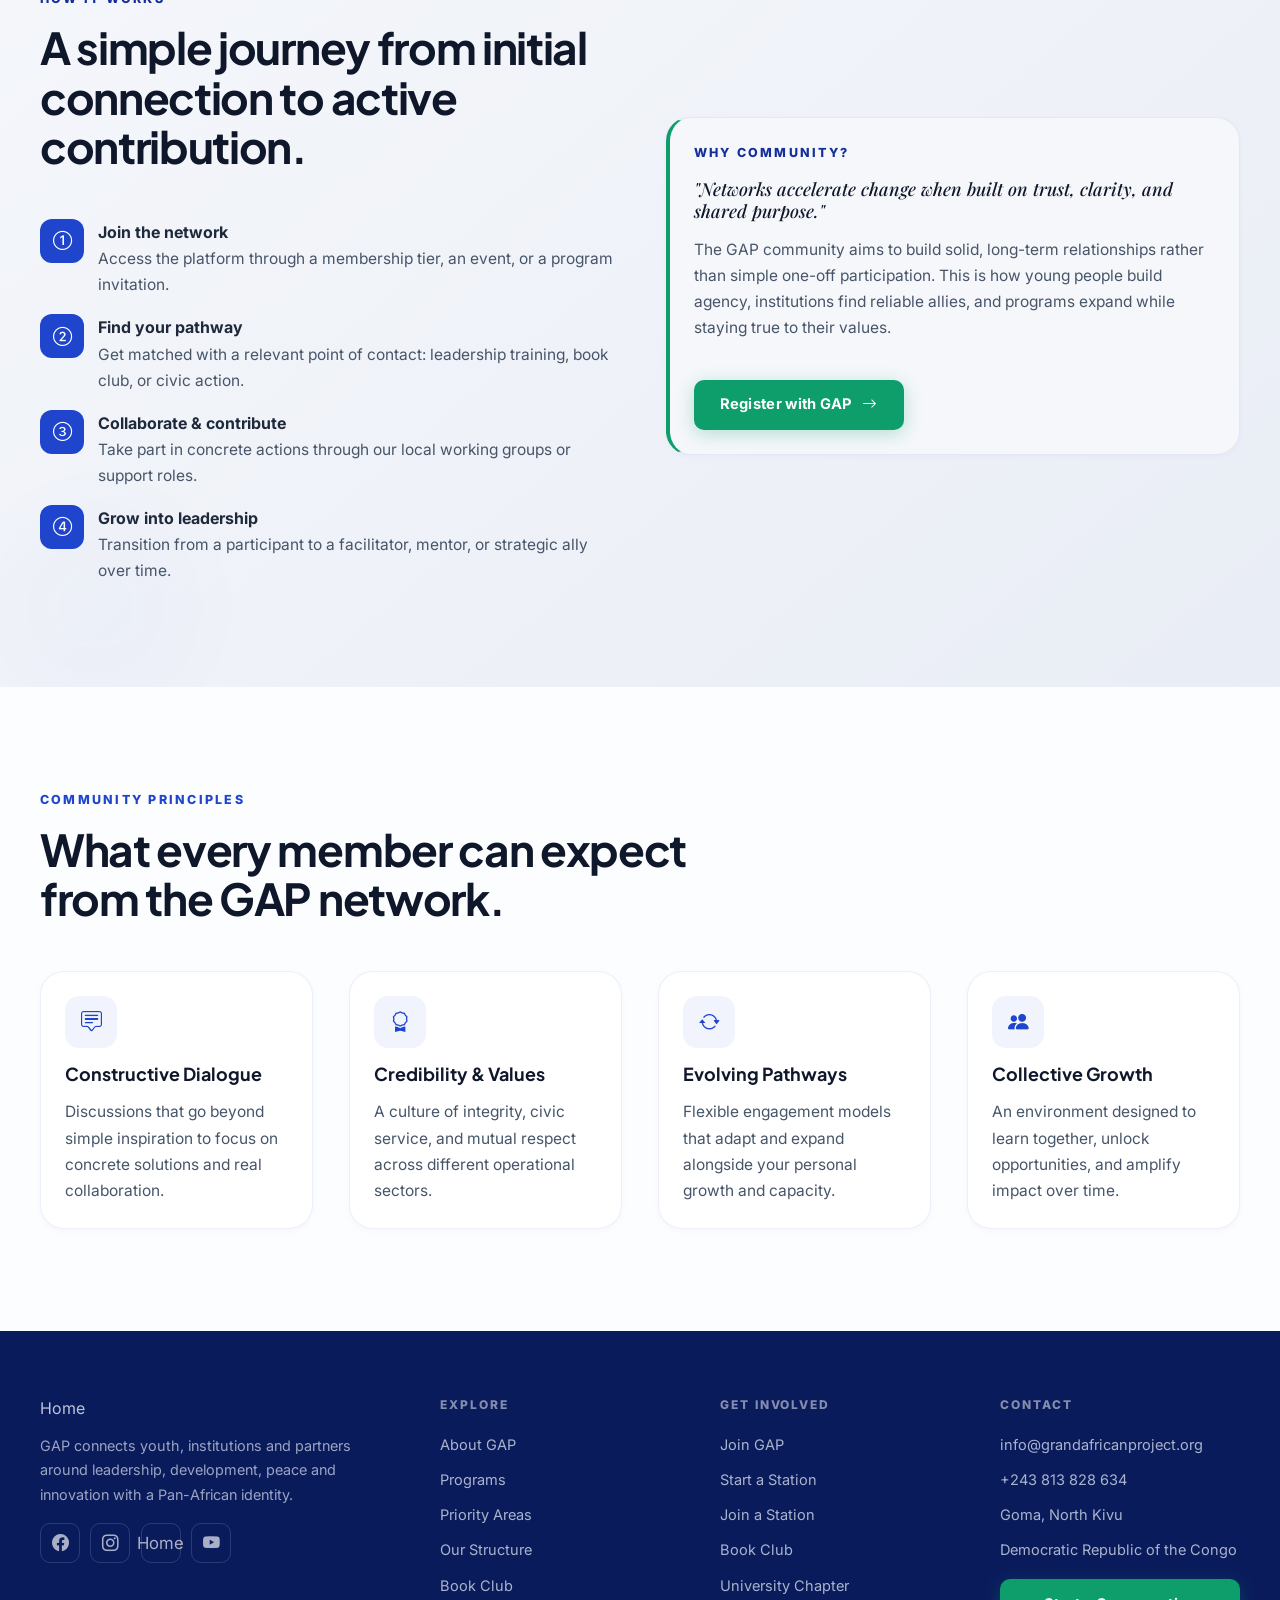
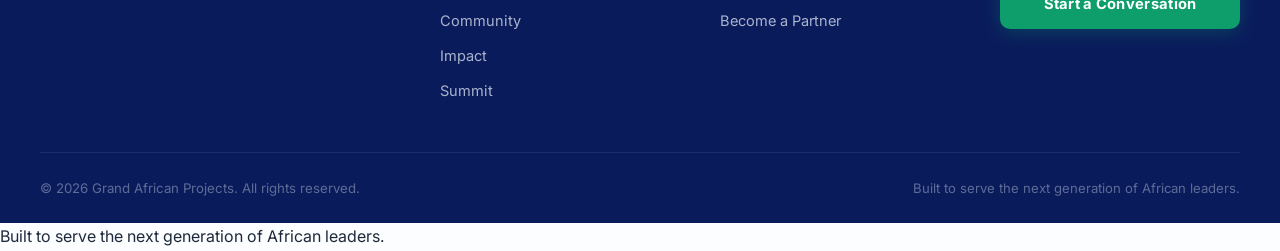
<file: community.html>
<!DOCTYPE html>
<html lang="en" data-theme="light">
<head>
  <meta charset="utf-8">
  <meta name="viewport" content="width=device-width, initial-scale=1">
  <title>Community | Grand African Projects — Join the GAP Network</title>
  <meta name="description" content="Discover the Grand African Projects community network. Connect with rising leaders, trusted institutions, and strategic partners across Africa.">
  <meta name="keywords" content="Community GAP, Africa leadership network, GAP member, NGO partnership, GAP Station">
  <meta property="og:title" content="Community | Grand African Projects">
  <meta property="og:description" content="A network where members, institutions, and partners grow stronger together.">
  <meta property="og:type" content="website">
  <link rel="canonical" href="https://grandafricanproject.org/community.html">
  <meta name="theme-color" content="#1F45CD">
  <link rel="icon" type="image/png" href="assets/img/logo.png">
  <link rel="apple-touch-icon" href="assets/img/logo.png">
  <link rel="preconnect" href="https://fonts.googleapis.com">
  <link rel="preconnect" href="https://fonts.gstatic.com" crossorigin>
  <link href="https://fonts.googleapis.com/css2?family=Inter:wght@300;400;500;600;700;800&family=Plus+Jakarta+Sans:wght@500;600;700;800&family=Playfair+Display:ital,wght@0,600;1,500&display=swap" rel="stylesheet">
  <link rel="stylesheet" href="assets/vendor/bootstrap-icons/bootstrap-icons.css">
  <link rel="stylesheet" href="assets/css/site.css">
  <script defer src="assets/js/translations.js"></script>
  <script src="assets/js/translate.js"></script>
  <script src="https://translate.google.com/translate_a/element.js?cb=googleTranslateElementInit"></script>
  <script defer src="assets/js/site.js"></script>
</head>
<body data-page="community">
  <a class="skip-link" href="#main">Skip to content</a>

  <!-- ═══════════════════ HEADER ═══════════════════ -->
  <header class="site-header" id="site-header">
    <div class="announcement">
      <div class="container">
        <i class="bi bi-globe-africa" aria-hidden="true"></i>
        Pan-African platform for ethical leadership, resilient communities, and practical innovation across Africa.
      </div>
    </div>
    <div class="container nav-shell">
      <a class="brand" href="index.html" aria-label="Grand African Projects — Home">
        <img src="assets/img/logo.png" alt="Logo Grand African Projects" width="48" height="48">
        <div>
          <div class="brand-title">Grand African Projects</div>
          <div class="brand-copy">Leadership · Development · Peace · Innovation</div>
        </div>
      </a>
      <nav class="site-nav" id="primary-navigation" data-nav aria-label="Primary">
        <a class="nav-link" href="index.html">Home</a>
        <a class="nav-link" href="about.html">About</a>
        <a class="nav-link" href="programs.html">Programs</a>
        <a class="nav-link" href="community.html">Community</a>
        <a class="nav-link" href="impact.html">Impact</a>
        <a class="nav-link" href="contact.html">Contact</a>
        <a class="button button-accent nav-cta" href="join.html">Join GAP <i class="bi bi-arrow-right" aria-hidden="true"></i></a>
      </nav>
      <div class="header-tools">
        <div id="google_translate_element"></div>
        <button class="nav-toggle" type="button" data-nav-toggle aria-expanded="false" aria-controls="primary-navigation" aria-label="Open navigation">
          <i class="bi bi-list" aria-hidden="true"></i>
        </button>
      </div>
    </div>
  </header>

  <main id="main">
    <!-- PAGE HERO -->
    <section class="page-hero glow-blob-container dots-pattern">
      <div class="glow-blob top-right" style="opacity: 0.7;"></div>
      <div class="glow-blob bottom-left" style="opacity: 0.5;"></div>
      <div class="container page-hero-grid">
        <div data-reveal>
          <span class="eyebrow"><i class="bi bi-people-fill" aria-hidden="true"></i> Community</span>
          <div class="section-header" style="margin-top: 1rem;">
            <span class="section-kicker">Membership model</span>
            <h1 class="section-heading">A network where members, institutions, and partners grow together.</h1>
            <p class="section-copy">The GAP community is designed to translate shared values into concrete relationships, opportunities, and coordinated action.</p>
          </div>
        </div>
        <div class="page-hero-card" data-reveal>
          <ul class="page-hero-list">
            <li>
              <i class="bi bi-person-heart" aria-hidden="true"></i>
              <div>
                <strong class="detail-title">Member-centric experience</strong>
                <p class="detail-copy">Designed to foster belonging, visibility, and practical growth.</p>
              </div>
            </li>
            <li>
              <i class="bi bi-briefcase" aria-hidden="true"></i>
              <div>
                <strong class="detail-title">Institution-ready pathways</strong>
                <p class="detail-copy">Clear pathways for organizations to collaborate, support, and deploy programs.</p>
              </div>
            </li>
            <li>
              <i class="bi bi-link-45deg" aria-hidden="true"></i>
              <div>
                <strong class="detail-title">Partnership by design</strong>
                <p class="detail-copy">The network builds real bridges of connection, not just lists of contacts.</p>
              </div>
            </li>
          </ul>
        </div>
      </div>
    </section>

    <!-- MEMBRES ET NIVEAUX -->
    <section class="section">
      <div class="container">
        <div class="section-header" data-reveal>
          <span class="section-kicker">Engagement levels</span>
          <h2 class="section-heading">Choose the level of involvement that matches your goals.</h2>
          <p class="section-copy">Our community structure simplifies the experience for individuals while facilitating institutional collaboration.</p>
        </div>
        <div class="tier-grid">
          <article class="tier-card card-premium" data-reveal>
            <div class="tier-icon"><i class="bi bi-person" aria-hidden="true"></i></div>
            <span class="tier-tag">Youth Member</span>
            <h3 class="card-title">For rising leaders and civic innovators</h3>
            <p class="card-copy">Ideal for youth seeking community, mentoring, practical training, and local leadership roles.</p>
            <div class="pill-list">
              <span class="pill">Event access</span>
              <span class="pill">Learning circles</span>
              <span class="pill">Networking</span>
            </div>
          </article>
          <article class="tier-card card-premium" data-reveal>
            <div class="tier-icon"><i class="bi bi-building" aria-hidden="true"></i></div>
            <span class="tier-tag">Institutional Member</span>
            <h3 class="card-title">For NGOs, schools, and allied organizations</h3>
            <p class="card-copy">A collaboration gateway for entities wanting to co-host workshops, sponsor, or expand GAP's impact.</p>
            <div class="pill-list">
              <span class="pill">Program partnership</span>
              <span class="pill">Increased visibility</span>
              <span class="pill">Co-deployment</span>
            </div>
          </article>
          <article class="tier-card card-premium" data-reveal>
            <div class="tier-icon"><i class="bi bi-globe" aria-hidden="true"></i></div>
            <span class="tier-tag">Strategic Partner</span>
            <h3 class="card-title">For donors, advisors, and long-term allies</h3>
            <p class="card-copy">Designed for partners investing in Pan-African leadership, regional summits, or large-scale SkillAid initiatives.</p>
            <div class="pill-list">
              <span class="pill">Strategic alliance</span>
              <span class="pill">Thought partnership</span>
              <span class="pill">Impact funding</span>
            </div>
          </article>
        </div>
      </div>
    </section>

    <!-- ETAPES ET CITATION -->
    <section class="section surface-brand glow-blob-container">
      <div class="glow-blob bottom-left" style="opacity: 0.4;"></div>
      <div class="container two-column">
        <div data-reveal>
          <div class="section-header">
            <span class="section-kicker">How it works</span>
            <h2 class="section-heading">A simple journey from initial connection to active contribution.</h2>
          </div>
          <div class="steps">
            <article class="step">
              <i class="bi bi-1-circle" aria-hidden="true"></i>
              <div>
                <strong>Join the network</strong>
                <p class="card-copy">Access the platform through a membership tier, an event, or a program invitation.</p>
              </div>
            </article>
            <article class="step">
              <i class="bi bi-2-circle" aria-hidden="true"></i>
              <div>
                <strong>Find your pathway</strong>
                <p class="card-copy">Get matched with a relevant point of contact: leadership training, book club, or civic action.</p>
              </div>
            </article>
            <article class="step">
              <i class="bi bi-3-circle" aria-hidden="true"></i>
              <div>
                <strong>Collaborate & contribute</strong>
                <p class="card-copy">Take part in concrete actions through our local working groups or support roles.</p>
              </div>
            </article>
            <article class="step">
              <i class="bi bi-4-circle" aria-hidden="true"></i>
              <div>
                <strong>Grow into leadership</strong>
                <p class="card-copy">Transition from a participant to a facilitator, mentor, or strategic ally over time.</p>
              </div>
            </article>
          </div>
        </div>
        <div class="quote-card card-premium" data-reveal style="border-left: 4px solid var(--color-accent);">
          <span class="section-kicker">Why community?</span>
          <h3 class="card-title" style="font-family: var(--font-serif); font-style: italic; font-weight: 500;">"Networks accelerate change when built on trust, clarity, and shared purpose."</h3>
          <p class="card-copy">The GAP community aims to build solid, long-term relationships rather than simple one-off participation. This is how young people build agency, institutions find reliable allies, and programs expand while staying true to their values.</p>
          <div class="actions" style="margin-top: 1.5rem;">
            <a class="button button-accent" href="join.html">Register with GAP <i class="bi bi-arrow-right" aria-hidden="true"></i></a>
          </div>
        </div>
      </div>
    </section>

    <!-- PRINCIPES DE COMMUNAUTÉ -->
    <section class="section">
      <div class="container">
        <div class="section-header" data-reveal>
          <span class="section-kicker">Community principles</span>
          <h2 class="section-heading">What every member can expect from the GAP network.</h2>
        </div>
        <div class="card-grid">
          <article class="program-card card-premium" data-reveal>
            <div class="program-icon"><i class="bi bi-chat-square-text" aria-hidden="true"></i></div>
            <h3 class="card-title">Constructive Dialogue</h3>
            <p class="card-copy">Discussions that go beyond simple inspiration to focus on concrete solutions and real collaboration.</p>
          </article>
          <article class="program-card card-premium" data-reveal>
            <div class="program-icon"><i class="bi bi-award" aria-hidden="true"></i></div>
            <h3 class="card-title">Credibility & Values</h3>
            <p class="card-copy">A culture of integrity, civic service, and mutual respect across different operational sectors.</p>
          </article>
          <article class="program-card card-premium" data-reveal>
            <div class="program-icon"><i class="bi bi-arrow-repeat" aria-hidden="true"></i></div>
            <h3 class="card-title">Evolving Pathways</h3>
            <p class="card-copy">Flexible engagement models that adapt and expand alongside your personal growth and capacity.</p>
          </article>
          <article class="program-card card-premium" data-reveal>
            <div class="program-icon"><i class="bi bi-people-fill" aria-hidden="true"></i></div>
            <h3 class="card-title">Collective Growth</h3>
            <p class="card-copy">An environment designed to learn together, unlock opportunities, and amplify impact over time.</p>
          </article>
        </div>
      </div>
    </section>
  </main>

  <!-- ═══════════════════ FOOTER ═══════════════════ -->
  <footer class="site-footer">
    <div class="container">
      <div class="footer-grid">
        <div class="footer-column">
          <a class="brand" href="index.html">
            <img src="assets/img/logo.png" alt="Logo Grand African Projects" width="48" height="48" loading="lazy">
            <div>
              <div class="brand-title">Grand African Projects</div>
              <div class="brand-copy">A platform for Africa's next generation of leaders.</div>
            </div>
          </a>
          <p class="card-copy" style="margin-top:0.75rem;">GAP connects youth, institutions and partners around leadership, development, peace and innovation with a Pan-African identity.</p>
          <div class="social-links">
            <a class="social-link" href="https://www.facebook.com/GrandAfricanProjects" aria-label="Facebook"><i class="bi bi-facebook" aria-hidden="true"></i></a>
            <a class="social-link" href="https://www.instagram.com/grandafricanprojects?igsh=MTlhd29kMHR5dHFyNw==" aria-label="Instagram"><i class="bi bi-instagram" aria-hidden="true"></i></a>
            <a class="social-link" href="https://www.linkedin.com/company/grand-african-projects/" aria-label="LinkedIn"><i class="bi bi-linkedin" aria-hidden="true"></i></a>
            <a class="social-link" href="https://www.youtube.com/@GrandAfricanProjectsNGO" aria-label="YouTube"><i class="bi bi-youtube" aria-hidden="true"></i></a>
          </div>
        </div>
        <div class="footer-column">
          <div class="footer-title">Explore</div>
          <div class="footer-links">
            <a href="about.html">About GAP</a>
            <a href="programs.html">Programs</a>
            <a href="programs.html#special-focus">Priority areas</a>
            <a href="about.html#structure">Our Structure</a>
            <a href="bookclub.html">Book Club</a>
            <a href="community.html">Community</a>
            <a href="impact.html">Impact</a>
            <a href="summit.html">Summit</a>
          </div>
        </div>
        <div class="footer-column">
          <div class="footer-title">Get Involved</div>
          <div class="footer-links">
            <a href="join.html">Join GAP</a>
            <a href="join.html#station-founder">Found a Station</a>
            <a href="join.html#station-member">Join a Station</a>
            <a href="join.html#book-club">Book Club</a>
            <a href="join.html#university-coordinator">University Chapter</a>
            <a href="contact.html#partner-form">Become a Partner</a>
          </div>
        </div>
        <div class="footer-column">
          <div class="footer-title">Contact</div>
          <div class="footer-links">
            <a href="mailto:info@grandafricanproject.org">info@grandafricanproject.org</a>
            <a href="tel:+243813828634">+243 813 828 634</a>
            <span>Goma, North Kivu</span>
            <span>Democratic Republic of Congo</span>
          </div>
          <a class="button button-accent" href="contact.html" style="margin-top:1rem; width: 100%;">Start a conversation</a>
        </div>
      </div>
      <div class="footer-bottom">
        <span>&copy; <span data-year></span> Grand African Projects. All rights reserved.</span>
        <span class="footer-legal">Built to serve the next generation of African leaders.</span>
      </div>
    </div>
  </footer >

  <button class="scroll-top-btn" id="scroll-top" aria-label="Back to top">
    <i class="bi bi-arrow-up" aria-hidden="true"></i>
  </button>
</body>
</html>Built to serve the next generation of African leaders.</span>
      </div>
    </div>
  </footer>

  <button class="scroll-top-btn" id="scroll-top" aria-label="Retour en haut">
    <i class="bi bi-arrow-up" aria-hidden="true"></i>
  </button>
</body>
</html>
</file>
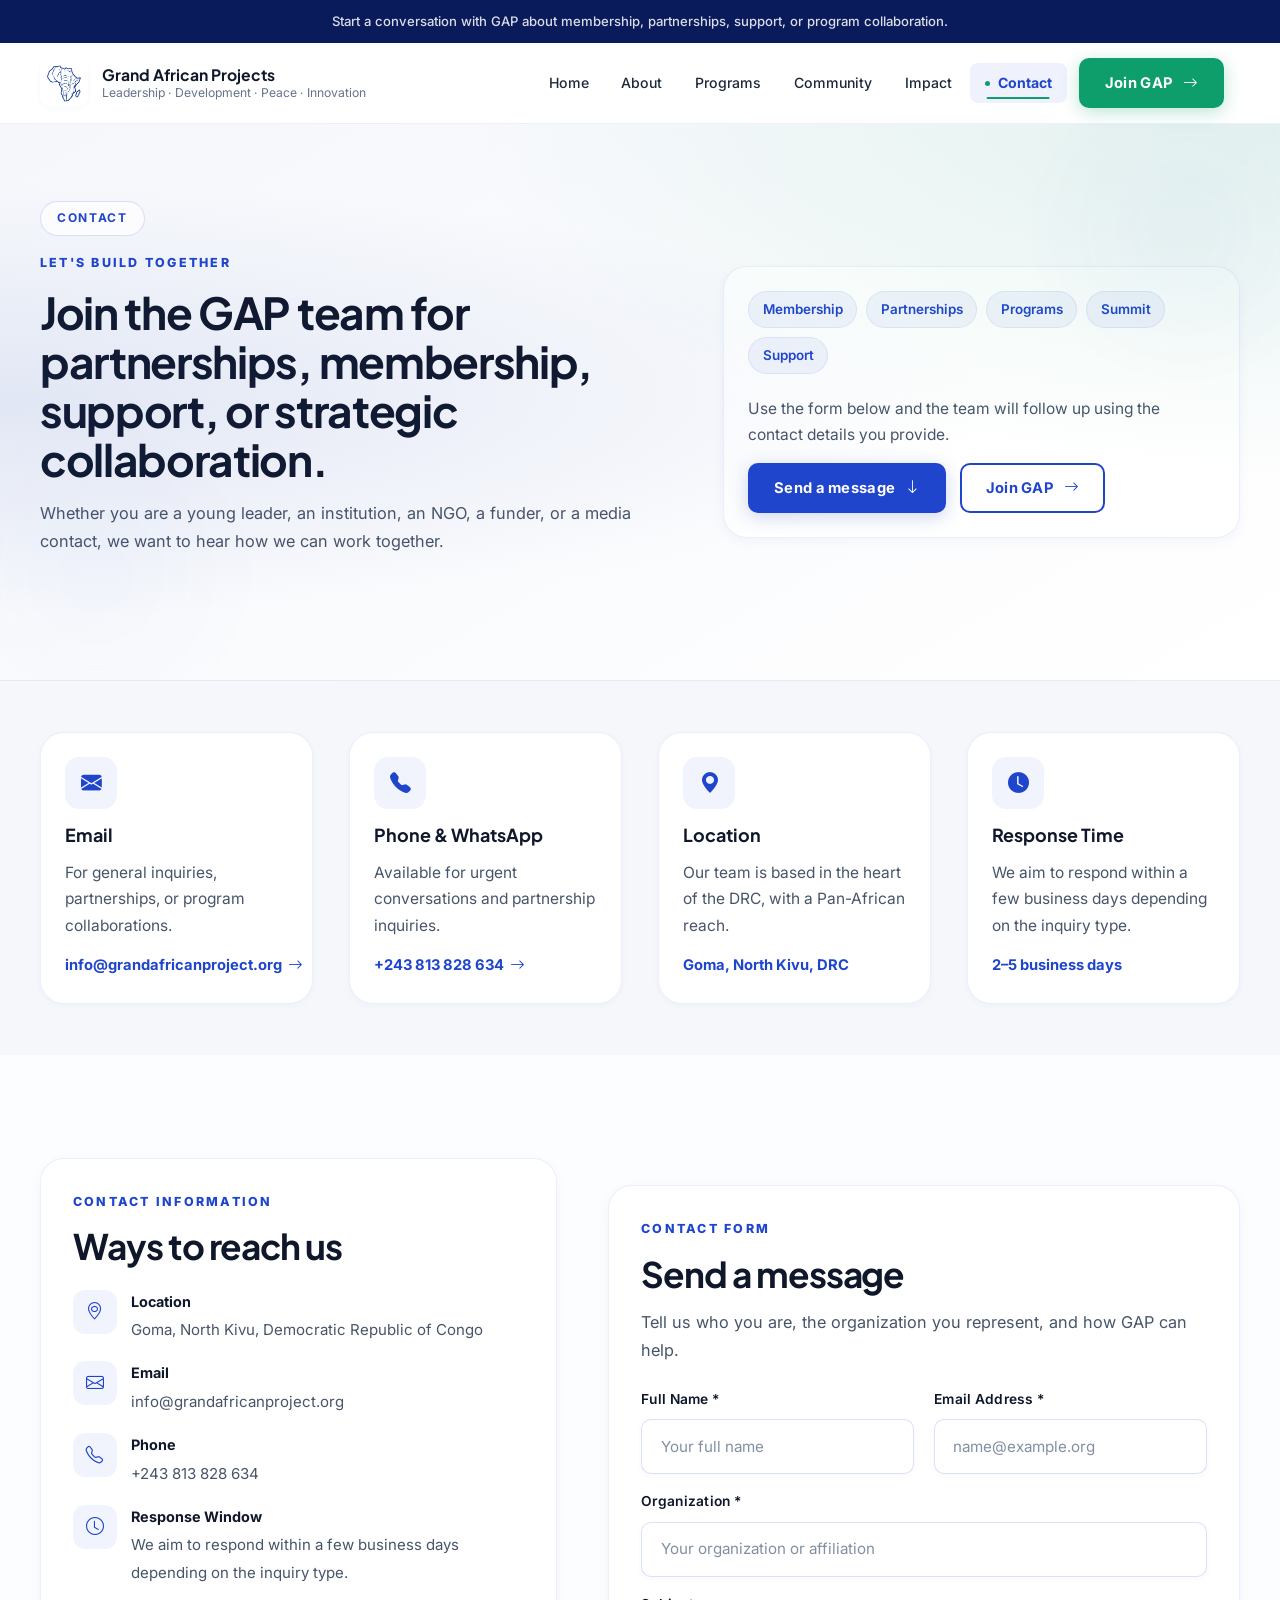
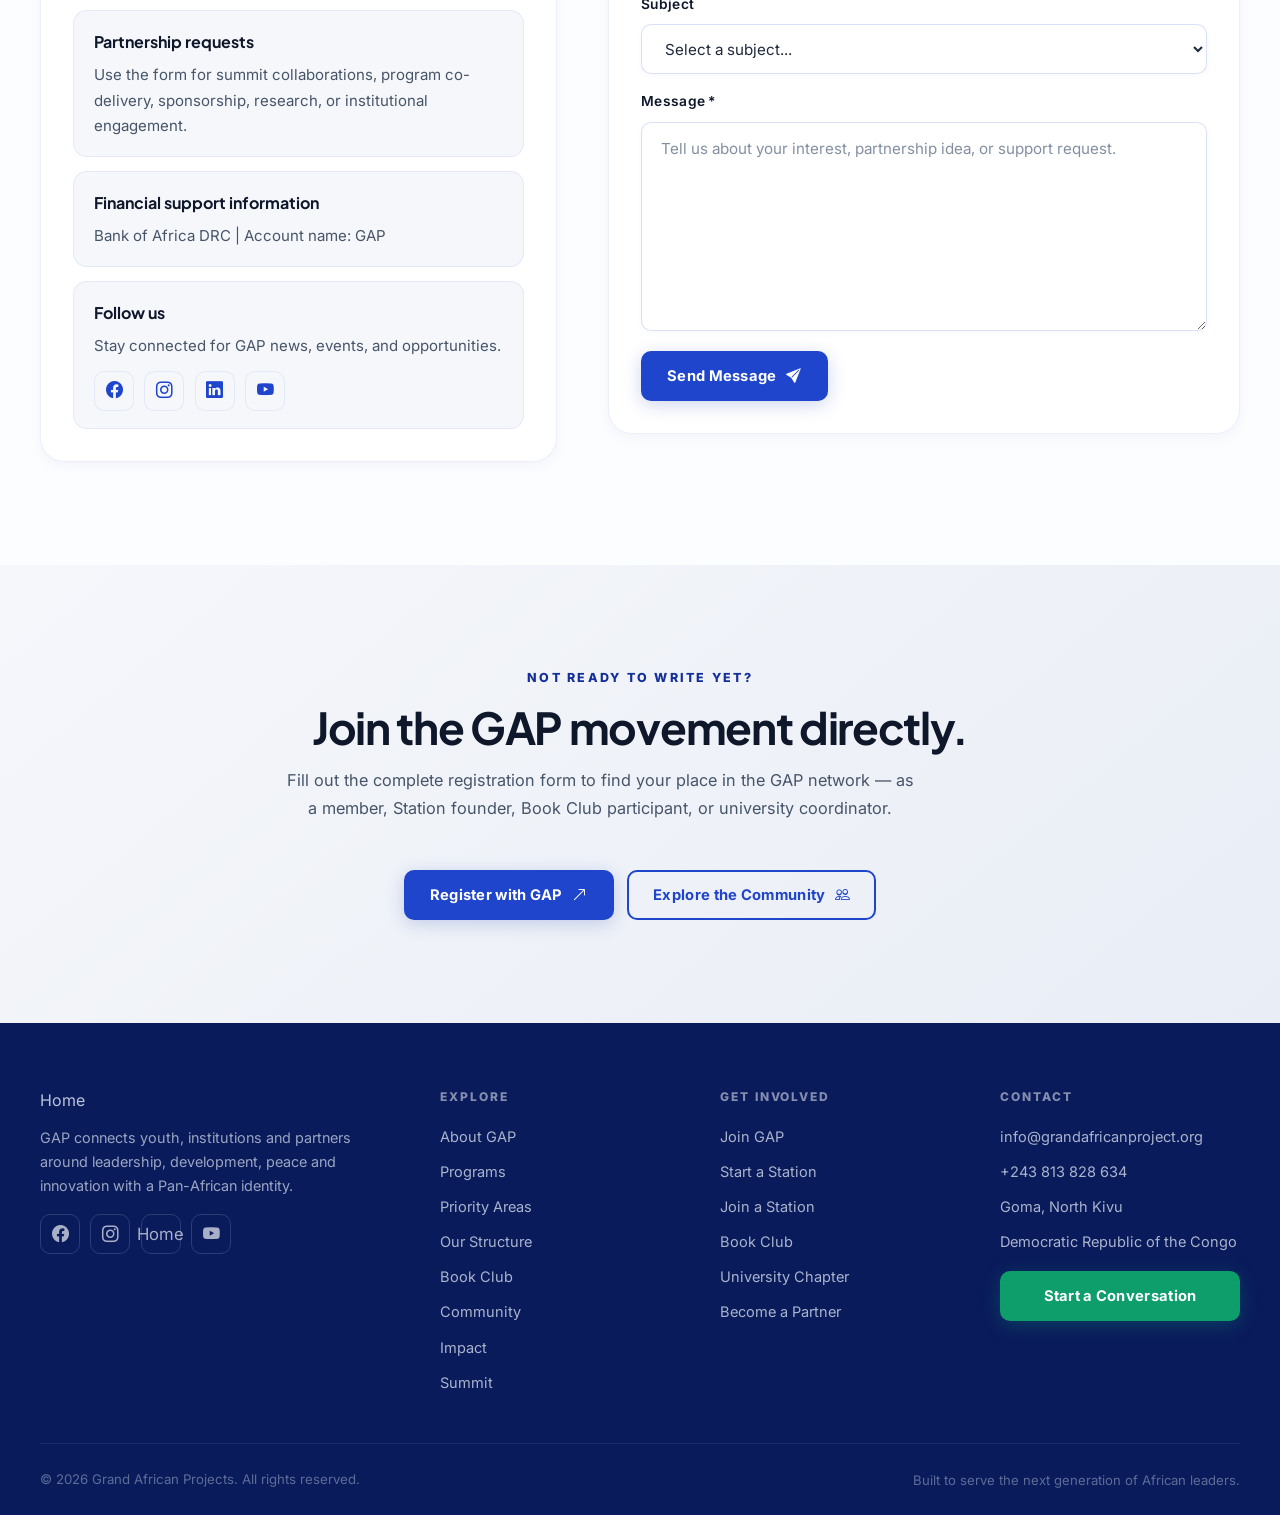
<file: contact.html>
<!DOCTYPE html>
<html lang="en" data-theme="light">
<head>
  <meta charset="utf-8">
  <meta name="viewport" content="width=device-width, initial-scale=1">
  <title>Contact | Grand African Projects — Partnerships, Membership &amp; Support</title>
  <meta name="description" content="Contact Grand African Projects for partnerships, memberships, program collaborations, media requests, and support opportunities. Join the GAP team in Goma, DRC.">
  <meta name="theme-color" content="#2347B5">
  <meta property="og:title" content="Contact | Grand African Projects">
  <meta property="og:description" content="Join the GAP team for partnerships, membership, support, or strategic collaboration.">
  <meta property="og:type" content="website">
  <link rel="canonical" href="https://grandafricanproject.org/contact.html">
  <link rel="icon" type="image/png" href="assets/img/logo.png">
  <link rel="preconnect" href="https://fonts.googleapis.com">
  <link rel="preconnect" href="https://fonts.gstatic.com" crossorigin>
  <link href="https://fonts.googleapis.com/css2?family=Inter:wght@400;500;600;700;800&family=Poppins:wght@600;700;800&display=swap" rel="stylesheet">
  <link rel="stylesheet" href="assets/vendor/bootstrap-icons/bootstrap-icons.css">
  <link rel="stylesheet" href="assets/css/site.css">
  <script defer src="assets/js/translations.js"></script>
  <script src="assets/js/translate.js"></script>
  <script src="https://translate.google.com/translate_a/element.js?cb=googleTranslateElementInit"></script>
  <script defer src="assets/js/site.js"></script>
</head>
<body data-page="contact">
<a class="skip-link" href="#main">Skip to content</a>

<!-- HEADER -->
<header class="site-header" id="site-header">
  <div class="announcement">
    <div class="container">Start a conversation with GAP about membership, partnerships, support, or program collaboration.</div>
  </div>
  <div class="container nav-shell">
    <a class="brand" href="index.html" aria-label="Grand African Projects — Home">
      <img src="assets/img/logo.png" alt="Logo Grand African Projects" width="48" height="48">
      <div>
        <div class="brand-title">Grand African Projects</div>
        <div class="brand-copy">Leadership · Development · Peace · Innovation</div>
      </div>
    </a>
    <nav class="site-nav" id="primary-navigation" data-nav aria-label="Primary">
      <a class="nav-link" href="index.html">Home</a>
      <a class="nav-link" href="about.html">About</a>
      <a class="nav-link" href="programs.html">Programs</a>
      <a class="nav-link" href="community.html">Community</a>
      <a class="nav-link" href="impact.html">Impact</a>
      <a class="nav-link" href="contact.html">Contact</a>
      <a class="button button-accent nav-cta" href="join.html">Join GAP <i class="bi bi-arrow-right" aria-hidden="true"></i></a>
    </nav>
    <div class="header-tools">
        <div id="google_translate_element"></div>
      <button class="nav-toggle" type="button" data-nav-toggle aria-expanded="false" aria-controls="primary-navigation" aria-label="Open navigation">
        <i class="bi bi-list" aria-hidden="true"></i>
      </button>
    </div>
  </div>
</header>

<main id="main">

<!-- PAGE HERO -->
<section class="page-hero glow-blob-container dots-pattern">
  <div class="glow-blob top-right" style="opacity: 0.7;"></div>
  <div class="glow-blob bottom-left" style="opacity: 0.5;"></div>
  <div class="container page-hero-grid">
    <div data-reveal>
      <span class="eyebrow">Contact</span>
      <div class="section-header" style="margin-top:1rem;">
        <span class="section-kicker">Let's build together</span>
        <h1 class="section-heading">Join the GAP team for partnerships, membership, support, or strategic collaboration.</h1>
        <p class="section-copy">Whether you are a young leader, an institution, an NGO, a funder, or a media contact, we want to hear how we can work together.</p>
      </div>
    </div>
    <div class="page-hero-card" data-reveal>
      <div class="pill-list">
        <span class="pill">Membership</span>
        <span class="pill">Partnerships</span>
        <span class="pill">Programs</span>
        <span class="pill">Summit</span>
        <span class="pill">Support</span>
      </div>
      <p class="card-copy" style="margin-top:0.5rem;">Use the form below and the team will follow up using the contact details you provide.</p>
      <div class="actions">
        <a class="button" href="#partner-form">Send a message <i class="bi bi-arrow-down" aria-hidden="true"></i></a>
        <a class="button button-outline" href="join.html">Join GAP <i class="bi bi-arrow-right" aria-hidden="true"></i></a>
      </div>
    </div>
  </div>
</section>

<!-- CANAUX RAPIDES -->
<section class="section surface-muted section-sm">
  <div class="container">
    <div class="card-grid" data-reveal>
      <article class="program-card">
        <div class="program-icon"><i class="bi bi-envelope-fill" aria-hidden="true"></i></div>
        <h3 class="card-title">Email</h3>
        <p class="card-copy">For general inquiries, partnerships, or program collaborations.</p>
        <a href="mailto:info@grandafricanproject.org" class="text-link">info@grandafricanproject.org <i class="bi bi-arrow-right" aria-hidden="true"></i></a>
      </article>
      <article class="program-card">
        <div class="program-icon"><i class="bi bi-telephone-fill" aria-hidden="true"></i></div>
        <h3 class="card-title">Phone &amp; WhatsApp</h3>
        <p class="card-copy">Available for urgent conversations and partnership inquiries.</p>
        <a href="tel:+243813828634" class="text-link">+243 813 828 634 <i class="bi bi-arrow-right" aria-hidden="true"></i></a>
      </article>
      <article class="program-card">
        <div class="program-icon"><i class="bi bi-geo-alt-fill" aria-hidden="true"></i></div>
        <h3 class="card-title">Location</h3>
        <p class="card-copy">Our team is based in the heart of the DRC, with a Pan-African reach.</p>
        <span class="text-link" style="cursor:default;">Goma, North Kivu, DRC</span>
      </article>
      <article class="program-card">
        <div class="program-icon"><i class="bi bi-clock-fill" aria-hidden="true"></i></div>
        <h3 class="card-title">Response Time</h3>
        <p class="card-copy">We aim to respond within a few business days depending on the inquiry type.</p>
        <span class="text-link" style="cursor:default;">2–5 business days</span>
      </article>
    </div>
  </div>
</section>

<!-- FORMULAIRE + INFOS -->
<section class="section" id="partner-form">
  <div class="container contact-layout">

    <!-- Carte infos -->
    <div class="contact-card" data-reveal>
      <div class="section-header" style="margin-bottom:1.5rem;">
        <span class="section-kicker">Contact Information</span>
        <h2 class="section-heading" style="font-size:clamp(1.6rem,3.5vw,2.2rem);">Ways to reach us</h2>
      </div>
      <ul class="contact-list">
        <li>
          <i class="bi bi-geo-alt" aria-hidden="true"></i>
          <div>
            <strong>Location</strong>
            <span>Goma, North Kivu, Democratic Republic of Congo</span>
          </div>
        </li>
        <li>
          <i class="bi bi-envelope" aria-hidden="true"></i>
          <div>
            <strong>Email</strong>
            <a href="mailto:info@grandafricanproject.org">info@grandafricanproject.org</a>
          </div>
        </li>
        <li>
          <i class="bi bi-telephone" aria-hidden="true"></i>
          <div>
            <strong>Phone</strong>
            <a href="tel:+243813828634">+243 813 828 634</a>
          </div>
        </li>
        <li>
          <i class="bi bi-clock" aria-hidden="true"></i>
          <div>
            <strong>Response Window</strong>
            <span>We aim to respond within a few business days depending on the inquiry type.</span>
          </div>
        </li>
      </ul>

      <div class="info-stack" style="margin-top:1.5rem;">
        <div class="detail-card">
          <div class="detail-title">Partnership requests</div>
          <div class="detail-copy">Use the form for summit collaborations, program co-delivery, sponsorship, research, or institutional engagement.</div>
        </div>
        <div class="detail-card">
          <div class="detail-title">Financial support information</div>
          <div class="detail-copy">Bank of Africa DRC | Account name: GAP</div>
        </div>
        <div class="detail-card">
          <div class="detail-title">Follow us</div>
          <div class="detail-copy" style="margin-bottom:0.75rem;">Stay connected for GAP news, events, and opportunities.</div>
          <div class="social-links" style="margin-top:0.5rem;">
            <a class="social-link" href="https://www.facebook.com/GrandAfricanProjects" aria-label="Facebook" style="background:var(--color-surface-alt); color:var(--color-primary); border-color:var(--color-border);"><i class="bi bi-facebook" aria-hidden="true"></i></a>
            <a class="social-link" href="https://www.instagram.com/grandafricanprojects?igsh=MTlhd29kMHR5dHFyNw==" aria-label="Instagram" style="background:var(--color-surface-alt); color:var(--color-primary); border-color:var(--color-border);"><i class="bi bi-instagram" aria-hidden="true"></i></a>
            <a class="social-link" href="https://www.linkedin.com/company/grand-african-projects/" aria-label="LinkedIn" style="background:var(--color-surface-alt); color:var(--color-primary); border-color:var(--color-border);"><i class="bi bi-linkedin" aria-hidden="true"></i></a>
            <a class="social-link" href="https://www.youtube.com/@GrandAfricanProjectsNGO" aria-label="YouTube" style="background:var(--color-surface-alt); color:var(--color-primary); border-color:var(--color-border);"><i class="bi bi-youtube" aria-hidden="true"></i></a>
          </div>
        </div>
      </div>
    </div>

    <!-- Formulaire -->
    <form class="form-card" id="contact-form" name="gap-contact" method="POST" action="contact.html?sent=1"
          data-netlify="true" netlify-honeypot="bot-field" data-contact-form data-reveal>
      <input type="hidden" name="form-name" value="gap-contact">
      <p hidden><label>Do not fill this out: <input name="bot-field"></label></p>

      <div class="section-header" style="margin-bottom:1.5rem;">
        <span class="section-kicker">Contact Form</span>
        <h2 class="section-heading" style="font-size:clamp(1.6rem,3.5vw,2.2rem);">Send a message</h2>
        <p class="section-copy">Tell us who you are, the organization you represent, and how GAP can help.</p>
      </div>

      <div class="field-grid">
        <div class="field">
          <label for="contact-name">Full Name *</label>
          <input id="contact-name" name="name" type="text" placeholder="Your full name" required autocomplete="name">
        </div>
        <div class="field">
          <label for="contact-email">Email Address *</label>
          <input id="contact-email" name="email" type="email" placeholder="name@example.org" required autocomplete="email">
        </div>
      </div>
      <div class="field" style="margin-top:1rem;">
        <label for="contact-organization">Organization *</label>
        <input id="contact-organization" name="organization" type="text" placeholder="Your organization or affiliation" required>
      </div>
      <div class="field" style="margin-top:1rem;">
        <label for="contact-subject">Subject</label>
        <select id="contact-subject" name="subject">
          <option value="">Select a subject...</option>
          <option value="partnership">Strategic partnership</option>
          <option value="membership">GAP membership</option>
          <option value="summit">Summit collaboration</option>
          <option value="programs">Programs &amp; co-delivery</option>
          <option value="support">Financial support</option>
          <option value="media">Media &amp; press</option>
          <option value="other">Other</option>
        </select>
      </div>
      <div class="field" style="margin-top:1rem;">
        <label for="contact-message">Message *</label>
        <textarea id="contact-message" name="message" rows="7" placeholder="Tell us about your interest, partnership idea, or support request." required></textarea>
      </div>

      <div class="status-message" data-form-notice role="status" aria-live="polite" style="margin-top:1rem;"></div>

      <div class="actions" style="margin-top:1.25rem;">
        <button class="button" type="submit" data-form-submit>
          Send Message <i class="bi bi-send-fill" aria-hidden="true"></i>
        </button>
      </div>
    </form>

  </div>
</section>

<!-- CTA FINAL -->
<section class="section surface-brand">
  <div class="container" style="max-width:720px; text-align:center;">
    <div class="section-header" data-reveal style="max-width:100%; margin-inline:auto; text-align:center;">
      <span class="section-kicker">Not ready to write yet?</span>
      <h2 class="section-heading">Join the GAP movement directly.</h2>
      <p class="section-copy">Fill out the complete registration form to find your place in the GAP network — as a member, Station founder, Book Club participant, or university coordinator.</p>
    </div>
    <div class="actions" data-reveal style="justify-content:center;">
      <a class="button" href="join.html">Register with GAP <i class="bi bi-arrow-up-right" aria-hidden="true"></i></a>
      <a class="button button-outline" href="community.html">Explore the Community <i class="bi bi-people" aria-hidden="true"></i></a>
    </div>
  </div>
</section>

</main>

<!-- ═══════════════════ FOOTER ═══════════════════ -->
<footer class="site-footer">
  <div class="container">
    <div class="footer-grid">
      <div class="footer-column">
        <a class="brand" href="index.html">
          <img src="assets/img/logo.png" alt="Logo Grand African Projects" width="48" height="48" loading="lazy">
          <div>
            <div class="brand-title">Grand African Projects</div>
            <div class="brand-copy">A platform for Africa's next generation of leaders.</div>
          </div>
        </a>
        <p class="card-copy" style="margin-top:0.75rem;">GAP connects youth, institutions and partners around leadership, development, peace and innovation with a Pan-African identity.</p>
        <div class="social-links">
          <a class="social-link" href="https://www.facebook.com/GrandAfricanProjects" aria-label="Facebook"><i class="bi bi-facebook" aria-hidden="true"></i></a>
          <a class="social-link" href="https://www.instagram.com/grandafricanprojects?igsh=MTlhd29kMHR5dHFyNw==" aria-label="Instagram"><i class="bi bi-instagram" aria-hidden="true"></i></a>
          <a class="social-link" href="https://www.linkedin.com/company/grand-african-projects/" aria-label="LinkedIn"><i class="bi bi-linkedin" aria-hidden="true"></i></a>
          <a class="social-link" href="https://www.youtube.com/@GrandAfricanProjectsNGO" aria-label="YouTube"><i class="bi bi-youtube" aria-hidden="true"></i></a>
        </div>
      </div>
      <div class="footer-column">
        <div class="footer-title">Explore</div>
        <div class="footer-links">
          <a href="about.html">About GAP</a>
          <a href="programs.html">Programs</a>
          <a href="programs.html#special-focus">Priority areas</a>
          <a href="about.html#structure">Our Structure</a>
          <a href="bookclub.html">Book Club</a>
          <a href="community.html">Community</a>
          <a href="impact.html">Impact</a>
          <a href="summit.html">Summit</a>
        </div>
      </div>
      <div class="footer-column">
        <div class="footer-title">Get Involved</div>
        <div class="footer-links">
          <a href="join.html">Join GAP</a>
          <a href="join.html#station-founder">Found a Station</a>
          <a href="join.html#station-member">Join a Station</a>
          <a href="join.html#book-club">Book Club</a>
          <a href="join.html#university-coordinator">University Chapter</a>
          <a href="contact.html#partner-form">Become a Partner</a>
        </div>
      </div>
      <div class="footer-column">
        <div class="footer-title">Contact</div>
        <div class="footer-links">
          <a href="mailto:info@grandafricanproject.org">info@grandafricanproject.org</a>
          <a href="tel:+243813828634">+243 813 828 634</a>
          <span>Goma, North Kivu</span>
          <span>Democratic Republic of Congo</span>
        </div>
        <a class="button button-accent" href="contact.html" style="margin-top:1rem; width: 100%;">Start a conversation</a>
      </div>
    </div>
    <div class="footer-bottom">
      <span>&copy; <span data-year></span> Grand African Projects. All rights reserved.</span>
      <span class="footer-legal">Built to serve the next generation of African leaders.</span>
    </div>
  </div>
</footer>

<button class="scroll-top-btn" id="scroll-top" aria-label="Back to top">
  <i class="bi bi-arrow-up" aria-hidden="true"></i>
</button>

</body>
</html>
</file>
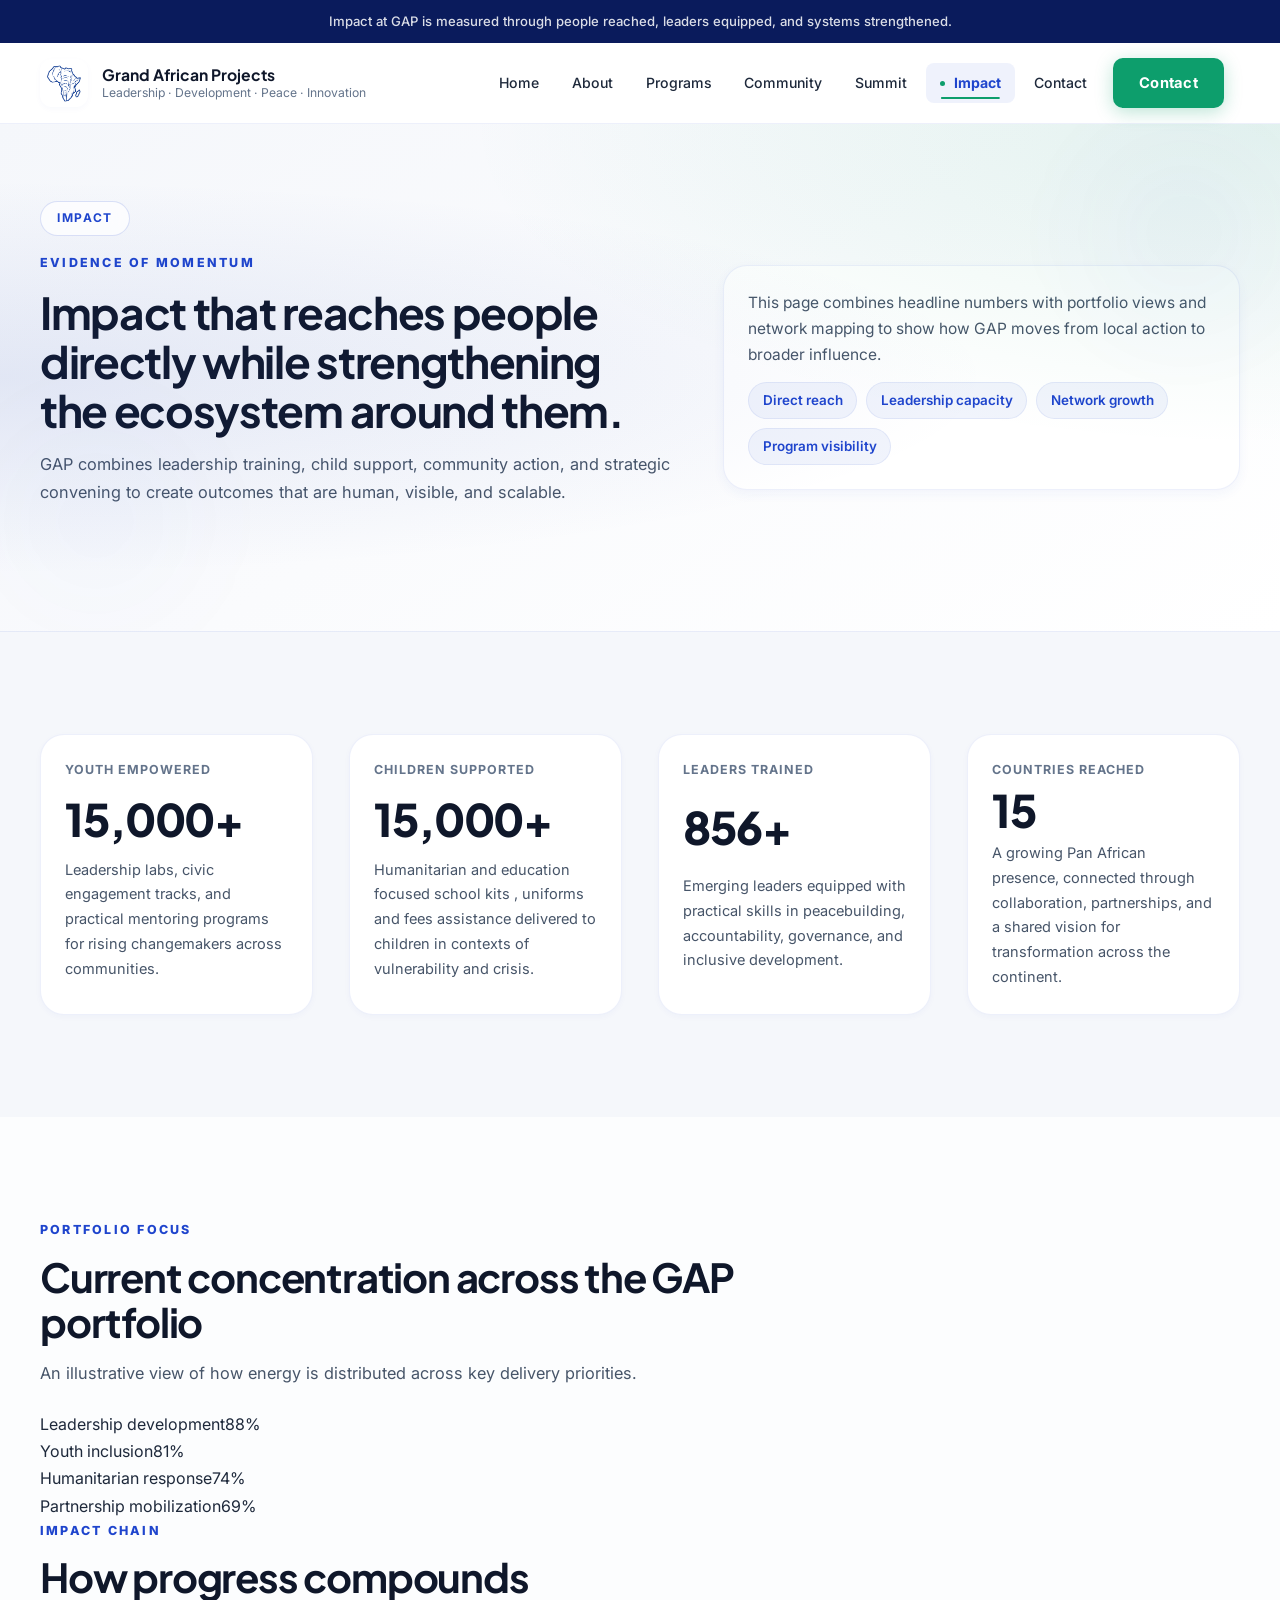
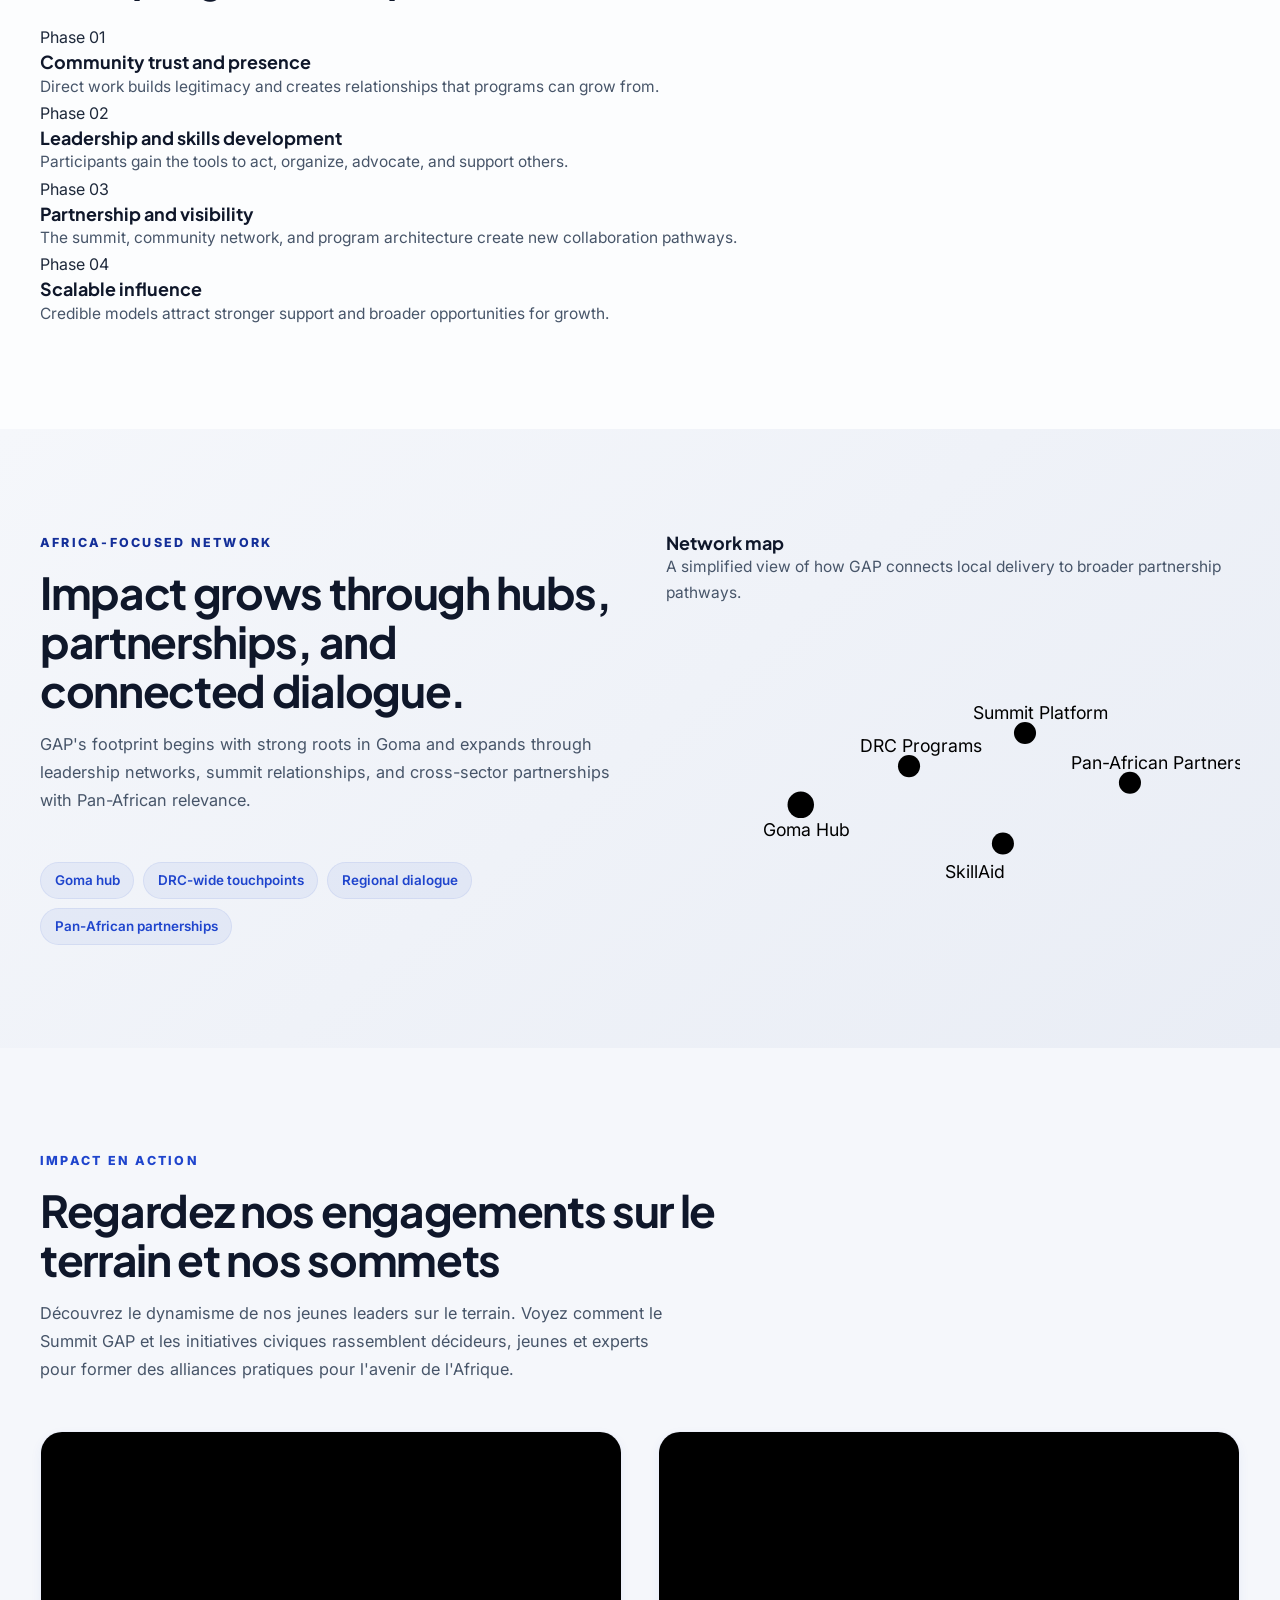
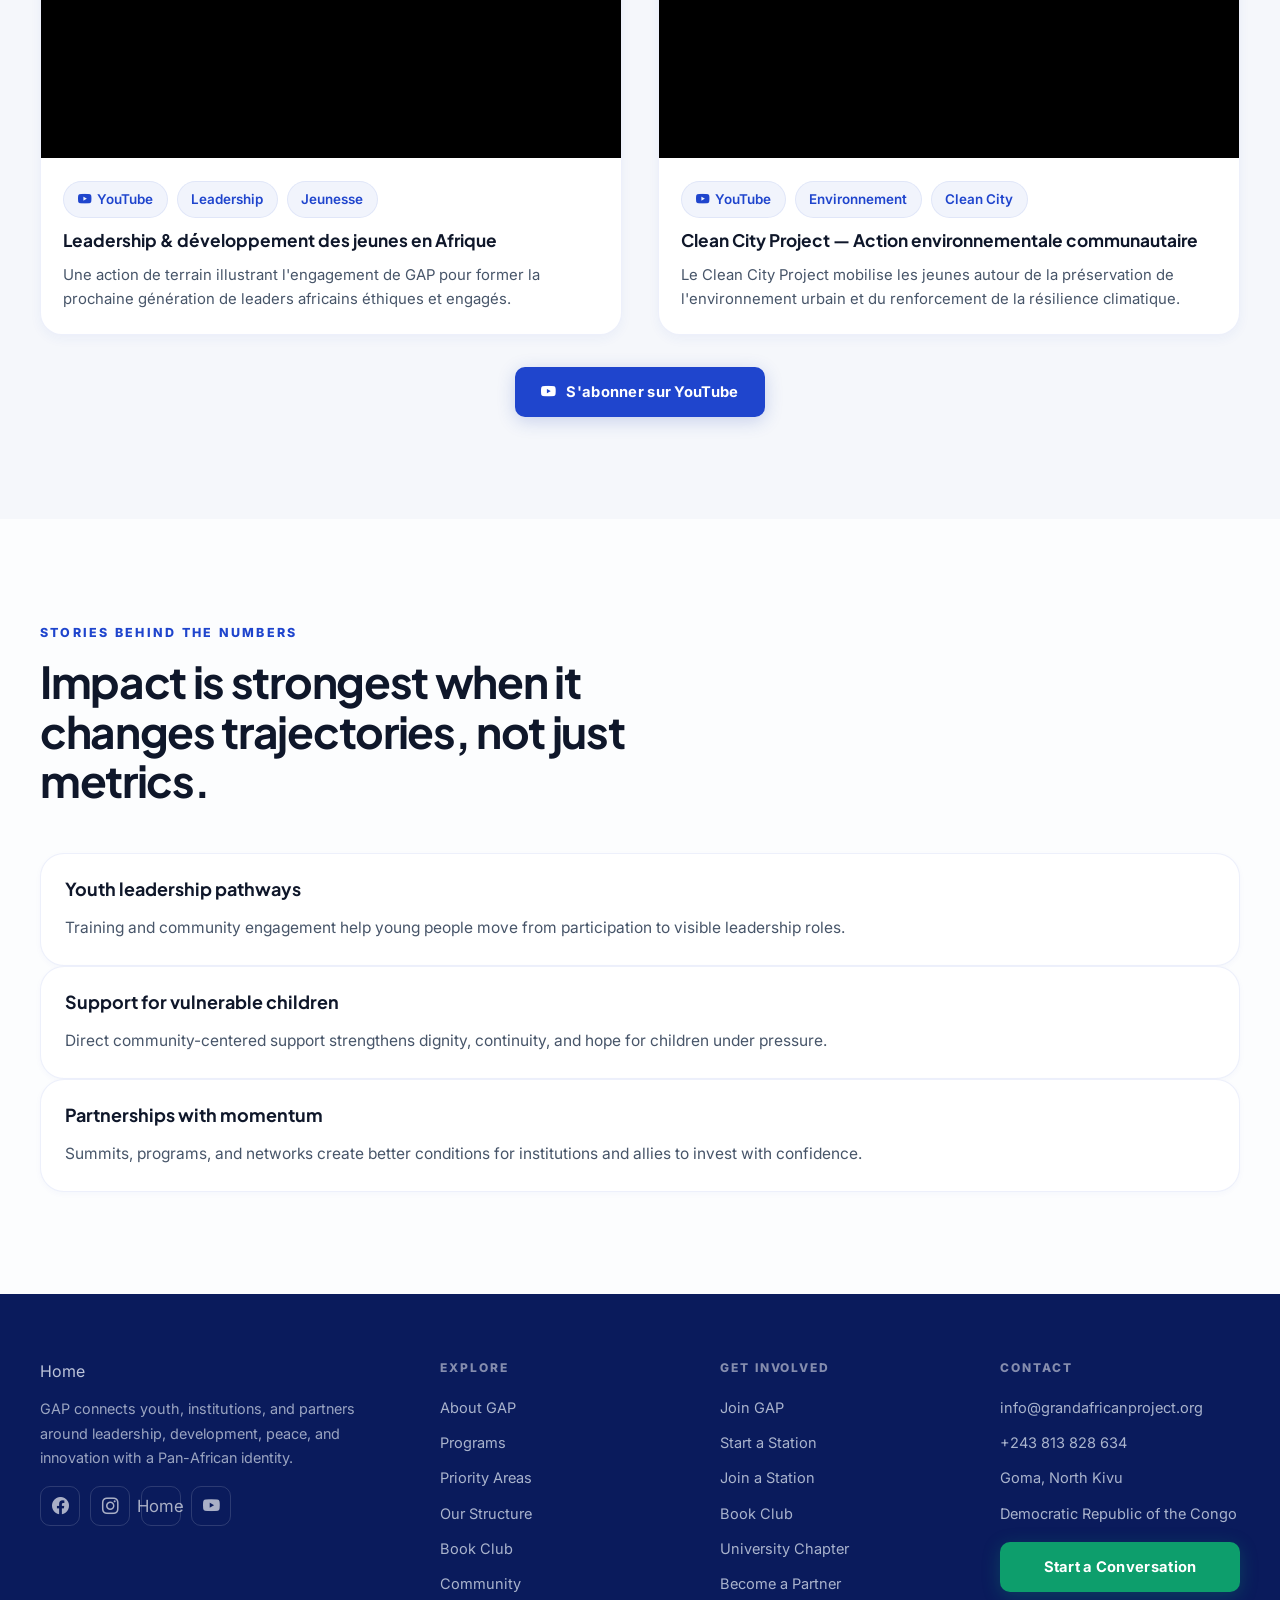
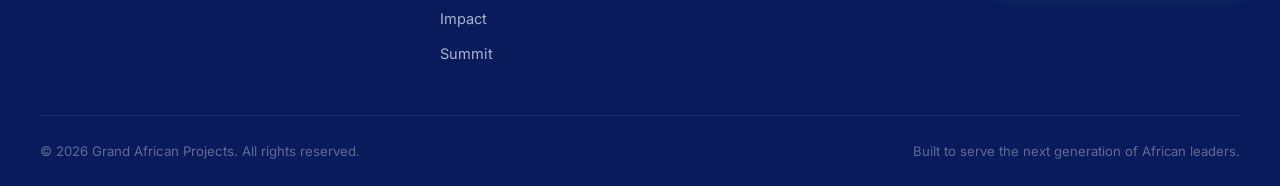
<file: impact.html>
<!DOCTYPE html>
<html lang="en" data-theme="light">

<head>
  <meta charset="utf-8">
  <meta name="viewport" content="width=device-width, initial-scale=1">
  <title>Impact | Grand African Projects</title>
  <meta name="description"
    content="See how Grand African Projects creates impact through youth empowerment, child support, leadership training, and Pan-African partnerships.">
  <meta name="theme-color" content="#0A2540">
  <link rel="icon" type="image/png" sizes="32x32" href="assets/img/logo.png">
  <link rel="icon" type="image/png" sizes="16x16" href="assets/img/logo.png">
  <link rel="apple-touch-icon" sizes="180x180" href="assets/img/logo.png">
  <link rel="shortcut icon" href="assets/img/logo.png" type="image/x-icon">
  <link rel="preconnect" href="https://fonts.googleapis.com">
  <link rel="preconnect" href="https://fonts.gstatic.com" crossorigin>
  <link
    href="https://fonts.googleapis.com/css2?family=Inter:wght@400;500;600;700;800&family=Poppins:wght@600;700;800&display=swap"
    rel="stylesheet">
  <link rel="stylesheet" href="assets/vendor/bootstrap-icons/bootstrap-icons.css">
  <link rel="stylesheet" href="assets/css/site.css">
  <script defer src="assets/js/translations.js"></script>
  <script src="assets/js/translate.js"></script>
  <script src="https://translate.google.com/translate_a/element.js?cb=googleTranslateElementInit"></script>
  <script defer src="assets/js/site.js"></script>
</head>

<body data-page="impact">
  <a class="skip-link" href="#main">Skip to content</a>

  <header class="site-header">
    <div class="announcement">
      <div class="container">Impact at GAP is measured through people reached, leaders equipped, and systems
        strengthened.</div>
    </div>
    <div class="container nav-shell">
      <a class="brand" href="index.html" aria-label="Grand African Projects home">
        <img src="assets/img/logo.png" alt="Grand African Projects logo" width="52" height="52">
        <div>
          <div class="brand-title">Grand African Projects</div>
          <div class="brand-copy">Leadership. Development. Peace. Innovation.</div>
        </div>
      </a>
      <nav class="site-nav" id="primary-navigation" data-nav aria-label="Primary">
        <a class="nav-link" href="index.html">Home</a>
        <a class="nav-link" href="about.html">About</a>
        <a class="nav-link" href="programs.html">Programs</a>
        <a class="nav-link" href="community.html">Community</a>
        <a class="nav-link" href="summit.html">Summit</a>
        <a class="nav-link" href="impact.html">Impact</a>
        <a class="nav-link" href="contact.html">Contact</a>
        <a class="button button-accent nav-cta" href="contact.html#partner-form">Partner With Us</a>
      </nav>
      <div class="header-tools">
        <div id="google_translate_element"></div>
        <button class="nav-toggle" type="button" data-nav-toggle aria-expanded="false" aria-controls="primary-navigation" aria-label="Ouvrir la navigation">
          <i class="bi bi-list" aria-hidden="true"></i>
        </button>
      </div>
      </div>
    </div>
  </header>

  <main id="main">
    <section class="page-hero glow-blob-container dots-pattern">
      <div class="glow-blob top-right" style="opacity: 0.7;"></div>
      <div class="glow-blob bottom-left" style="opacity: 0.5;"></div>
      <div class="container page-hero-grid">
        <div data-reveal>
          <span class="eyebrow">Impact</span>
          <div class="section-header" style="margin-top: 1rem;">
            <span class="section-kicker">Evidence of momentum</span>
            <h1 class="section-heading">Impact that reaches people directly while strengthening the ecosystem around
              them.</h1>
            <p class="section-copy">GAP combines leadership training, child support, community action, and strategic
              convening to create outcomes that are human, visible, and scalable.</p>
          </div>
        </div>
        <div class="page-hero-card" data-reveal>
          <p class="card-copy">This page combines headline numbers with portfolio views and network mapping to show how
            GAP moves from local action to broader influence.</p>
          <div class="pill-list">
            <span class="pill">Direct reach</span>
            <span class="pill">Leadership capacity</span>
            <span class="pill">Network growth</span>
            <span class="pill">Program visibility</span>
          </div>
        </div>
      </div>
    </section>

    <section class="section surface-muted">
      <div class="container">
        <div class="kpi-grid">
          <article class="kpi-card" data-reveal>
            <span class="label">Youth empowered</span>
            <strong data-counter="15000" data-counter-suffix="+">15,000+</strong>
            <p>Leadership labs, civic engagement tracks, and practical mentoring programs for rising changemakers across communities.</p>
          </article>
          <article class="kpi-card" data-reveal>
            <span class="label">Children supported</span>
            <strong data-counter="15000" data-counter-suffix="+">15,000+</strong>
            <p>Humanitarian and education focused school kits , uniforms and fees assistance delivered to children in contexts of vulnerability and crisis.</p>
          </article>
          <article class="kpi-card" data-reveal>
            <span class="label">Leaders trained</span>
            <strong data-counter="856" data-counter-suffix="+">856+</strong>
            <p>Emerging leaders equipped with practical skills in peacebuilding, accountability, governance, and inclusive development.</p>
          </article>
          <article class="kpi-card" data-reveal>
            <span class="label">Countries reached</span>
            <strong data-counter="15">15</strong>
            <p>A growing Pan African presence, connected through collaboration, partnerships, and a shared vision for transformation across the continent.</p>
          </article>
        </div>
      </div>
    </section>

    <section class="section">
      <div class="container impact-grid">
        <div class="impact-card" data-reveal>
          <div class="section-header" style="margin-bottom: 1.5rem;">
            <span class="section-kicker">Portfolio focus</span>
            <h2 class="section-heading" style="font-size: clamp(1.8rem, 4vw, 2.5rem);">Current concentration across the
              GAP portfolio</h2>
            <p class="section-copy">An illustrative view of how energy is distributed across key delivery priorities.
            </p>
          </div>
          <div class="progress-list">
            <div class="progress-item">
              <div class="progress-meta"><span>Leadership development</span><span>88%</span></div>
              <div class="progress-bar">
                <div class="progress-fill" style="--value: 88;"></div>
              </div>
            </div>
            <div class="progress-item">
              <div class="progress-meta"><span>Youth inclusion</span><span>81%</span></div>
              <div class="progress-bar">
                <div class="progress-fill" style="--value: 81;"></div>
              </div>
            </div>
            <div class="progress-item">
              <div class="progress-meta"><span>Humanitarian response</span><span>74%</span></div>
              <div class="progress-bar">
                <div class="progress-fill" style="--value: 74;"></div>
              </div>
            </div>
            <div class="progress-item">
              <div class="progress-meta"><span>Partnership mobilization</span><span>69%</span></div>
              <div class="progress-bar">
                <div class="progress-fill" style="--value: 69;"></div>
              </div>
            </div>
          </div>
        </div>

        <div class="timeline-card" data-reveal>
          <div class="section-header" style="margin-bottom: 1.5rem;">
            <span class="section-kicker">Impact chain</span>
            <h2 class="section-heading" style="font-size: clamp(1.8rem, 4vw, 2.5rem);">How progress compounds</h2>
          </div>
          <div class="timeline">
            <div class="timeline-item">
              <div class="timeline-year">Phase 01</div>
              <h3 class="card-title">Community trust and presence</h3>
              <p class="card-copy">Direct work builds legitimacy and creates relationships that programs can grow from.
              </p>
            </div>
            <div class="timeline-item">
              <div class="timeline-year">Phase 02</div>
              <h3 class="card-title">Leadership and skills development</h3>
              <p class="card-copy">Participants gain the tools to act, organize, advocate, and support others.</p>
            </div>
            <div class="timeline-item">
              <div class="timeline-year">Phase 03</div>
              <h3 class="card-title">Partnership and visibility</h3>
              <p class="card-copy">The summit, community network, and program architecture create new collaboration
                pathways.</p>
            </div>
            <div class="timeline-item">
              <div class="timeline-year">Phase 04</div>
              <h3 class="card-title">Scalable influence</h3>
              <p class="card-copy">Credible models attract stronger support and broader opportunities for growth.</p>
            </div>
          </div>
        </div>
      </div>
    </section>

    <section class="section surface-brand">
      <div class="container split-grid">
        <div data-reveal>
          <div class="section-header">
            <span class="section-kicker">Africa-focused network</span>
            <h2 class="section-heading">Impact grows through hubs, partnerships, and connected dialogue.</h2>
            <p class="section-copy">GAP's footprint begins with strong roots in Goma and expands through leadership
              networks, summit relationships, and cross-sector partnerships with Pan-African relevance.</p>
          </div>
          <div class="pill-list">
            <span class="pill">Goma hub</span>
            <span class="pill">DRC-wide touchpoints</span>
            <span class="pill">Regional dialogue</span>
            <span class="pill">Pan-African partnerships</span>
          </div>
        </div>
        <div class="map-card" data-reveal>
          <h3 class="card-title">Network map</h3>
          <p class="card-copy">A simplified view of how GAP connects local delivery to broader partnership pathways.</p>
          <svg class="network-svg" viewBox="0 0 520 300" role="img" aria-label="Abstract Africa-focused GAP network">
            <line class="network-line" x1="122" y1="180" x2="220" y2="145"></line>
            <line class="network-line" x1="220" y1="145" x2="325" y2="115"></line>
            <line class="network-line" x1="220" y1="145" x2="305" y2="215"></line>
            <line class="network-line" x1="325" y1="115" x2="420" y2="160"></line>
            <circle class="network-hub" cx="122" cy="180" r="12"></circle>
            <circle class="network-point" cx="220" cy="145" r="10"></circle>
            <circle class="network-point" cx="325" cy="115" r="10"></circle>
            <circle class="network-point" cx="305" cy="215" r="10"></circle>
            <circle class="network-point" cx="420" cy="160" r="10"></circle>
            <text x="88" y="208">Goma Hub</text>
            <text x="176" y="132">DRC Programs</text>
            <text x="278" y="102">Summit Platform</text>
            <text x="253" y="246">SkillAid</text>
            <text x="367" y="148">Pan-African Partners</text>
          </svg>
        </div>
      </div>
    </section>

    <section class="section surface-muted" id="impact-video">
      <div class="container">
        <div class="section-header" data-reveal style="max-width:680px;">
          <span class="section-kicker">Impact en action</span>
          <h2 class="section-heading">Regardez nos engagements sur le terrain et nos sommets</h2>
          <p class="section-copy">Découvrez le dynamisme de nos jeunes leaders sur le terrain. Voyez comment le Summit GAP et les initiatives civiques rassemblent décideurs, jeunes et experts pour former des alliances pratiques pour l'avenir de l'Afrique.</p>
        </div>
        <div class="impact-videos-grid" data-reveal>

          <!-- Vidéo 1 -->
          <article class="impact-video-card">
            <div class="impact-video-embed">
              <iframe
                src="https://www.youtube.com/embed/9WXQrxOrCFA?rel=0&modestbranding=1"
                title="GAP — Leadership &amp; développement des jeunes en Afrique"
                allow="accelerometer; autoplay; clipboard-write; encrypted-media; gyroscope; picture-in-picture; web-share"
                allowfullscreen
                loading="lazy">
              </iframe>
            </div>
            <div class="impact-video-body">
              <div class="pill-list">
                <span class="pill"><i class="bi bi-youtube"></i> YouTube</span>
                <span class="pill">Leadership</span>
                <span class="pill">Jeunesse</span>
              </div>
              <h3>Leadership &amp; développement des jeunes en Afrique</h3>
              <p>Une action de terrain illustrant l'engagement de GAP pour former la prochaine génération de leaders africains éthiques et engagés.</p>
            </div>
          </article>

          <!-- Vidéo 2 -->
          <article class="impact-video-card">
            <div class="impact-video-embed">
              <iframe
                src="https://www.youtube.com/embed/YM7wcHlcuQ4?rel=0&modestbranding=1"
                title="GAP — Clean City Project &amp; Action environnementale"
                allow="accelerometer; autoplay; clipboard-write; encrypted-media; gyroscope; picture-in-picture; web-share"
                allowfullscreen
                loading="lazy">
              </iframe>
            </div>
            <div class="impact-video-body">
              <div class="pill-list">
                <span class="pill"><i class="bi bi-youtube"></i> YouTube</span>
                <span class="pill">Environnement</span>
                <span class="pill">Clean City</span>
              </div>
              <h3>Clean City Project — Action environnementale communautaire</h3>
              <p>Le Clean City Project mobilise les jeunes autour de la préservation de l'environnement urbain et du renforcement de la résilience climatique.</p>
            </div>
          </article>

        </div>
        <div class="actions" style="margin-top:2rem;justify-content:center;" data-reveal>
          <a class="button" href="https://www.youtube.com/@GrandAfricanProjectsNGO" target="_blank" rel="noopener noreferrer">
            <i class="bi bi-youtube"></i> S'abonner sur YouTube
          </a>
        </div>
      </div>
    </section>

    <section class="section">
      <div class="container">
        <div class="section-header" data-reveal>
          <span class="section-kicker">Stories behind the numbers</span>
          <h2 class="section-heading">Impact is strongest when it changes trajectories, not just metrics.</h2>
        </div>
        <div class="story-grid">
          <article class="story-card" data-reveal>
            <h3 class="card-title">Youth leadership pathways</h3>
            <p class="card-copy">Training and community engagement help young people move from participation to visible
              leadership roles.</p>
          </article>
          <article class="story-card" data-reveal>
            <h3 class="card-title">Support for vulnerable children</h3>
            <p class="card-copy">Direct community-centered support strengthens dignity, continuity, and hope for
              children under pressure.</p>
          </article>
          <article class="story-card" data-reveal>
            <h3 class="card-title">Partnerships with momentum</h3>
            <p class="card-copy">Summits, programs, and networks create better conditions for institutions and allies to
              invest with confidence.</p>
          </article>
        </div>
      </div>
    </section>
  </main>

  <!-- ═══════════════════ FOOTER ═══════════════════ -->
  <footer class="site-footer">
    <div class="container">
      <div class="footer-grid">
        <div class="footer-column">
          <a class="brand" href="index.html">
            <img src="assets/img/logo.png" alt="Grand African Projects Logo" width="48" height="48" loading="lazy">
            <div>
              <div class="brand-title">Grand African Projects</div>
              <div class="brand-copy">A platform for the next generation of African leaders.</div>
            </div>
          </a>
          <p class="card-copy" style="margin-top:0.75rem;">GAP connects youth, institutions, and partners around
            leadership, development, peace, and innovation with a Pan-African identity.</p>
          <div class="social-links">
            <a class="social-link" href="https://www.facebook.com/GrandAfricanProjects" aria-label="Facebook"><i
                class="bi bi-facebook" aria-hidden="true"></i></a>
            <a class="social-link" href="https://www.instagram.com/grandafricanprojects?igsh=MTlhd29kMHR5dHFyNw=="
              aria-label="Instagram"><i class="bi bi-instagram" aria-hidden="true"></i></a>
            <a class="social-link" href="https://www.linkedin.com/company/grand-african-projects/"
              aria-label="LinkedIn"><i class="bi bi-linkedin" aria-hidden="true"></i></a>
            <a class="social-link" href="https://www.youtube.com/@GrandAfricanProjectsNGO" aria-label="YouTube"><i
                class="bi bi-youtube" aria-hidden="true"></i></a>
          </div>
        </div>
        <div class="footer-column">
          <div class="footer-title">Explore</div>
          <div class="footer-links">
            <a href="about.html">About GAP</a>
            <a href="programs.html">Programs</a>
            <a href="programs.html#special-focus">Priority Areas</a>
            <a href="about.html#structure">Our Structure</a>
            <a href="bookclub.html">Book Club</a>
            <a href="community.html">Community</a>
            <a href="impact.html">Impact</a>
            <a href="summit.html">Summit</a>
          </div>
        </div>
        <div class="footer-column">
          <div class="footer-title">Get Involved</div>
          <div class="footer-links">
            <a href="join.html">Join GAP</a>
            <a href="join.html#station-founder">Start a Station</a>
            <a href="join.html#station-member">Join a Station</a>
            <a href="join.html#book-club">Book Club</a>
            <a href="join.html#university-coordinator">University Chapter</a>
            <a href="contact.html#partner-form">Become a Partner</a>
          </div>
        </div>
        <div class="footer-column">
          <div class="footer-title">Contact</div>
          <div class="footer-links">
            <a href="mailto:info@grandafricanproject.org">info@grandafricanproject.org</a>
            <a href="tel:+243813828634">+243 813 828 634</a>
            <span>Goma, North Kivu</span>
            <span>Democratic Republic of the Congo</span>
          </div>
          <a class="button button-accent" href="contact.html" style="margin-top:1rem; width: 100%;">Start a
            Conversation</a>
        </div>
      </div>
      <div class="footer-bottom">
        <span>&copy; <span data-year></span> Grand African Projects. All rights reserved.</span>
        <span class="footer-legal">Built to serve the next generation of African leaders.</span>
      </div>
    </div>
  </footer>
</body>

</html>
</file>
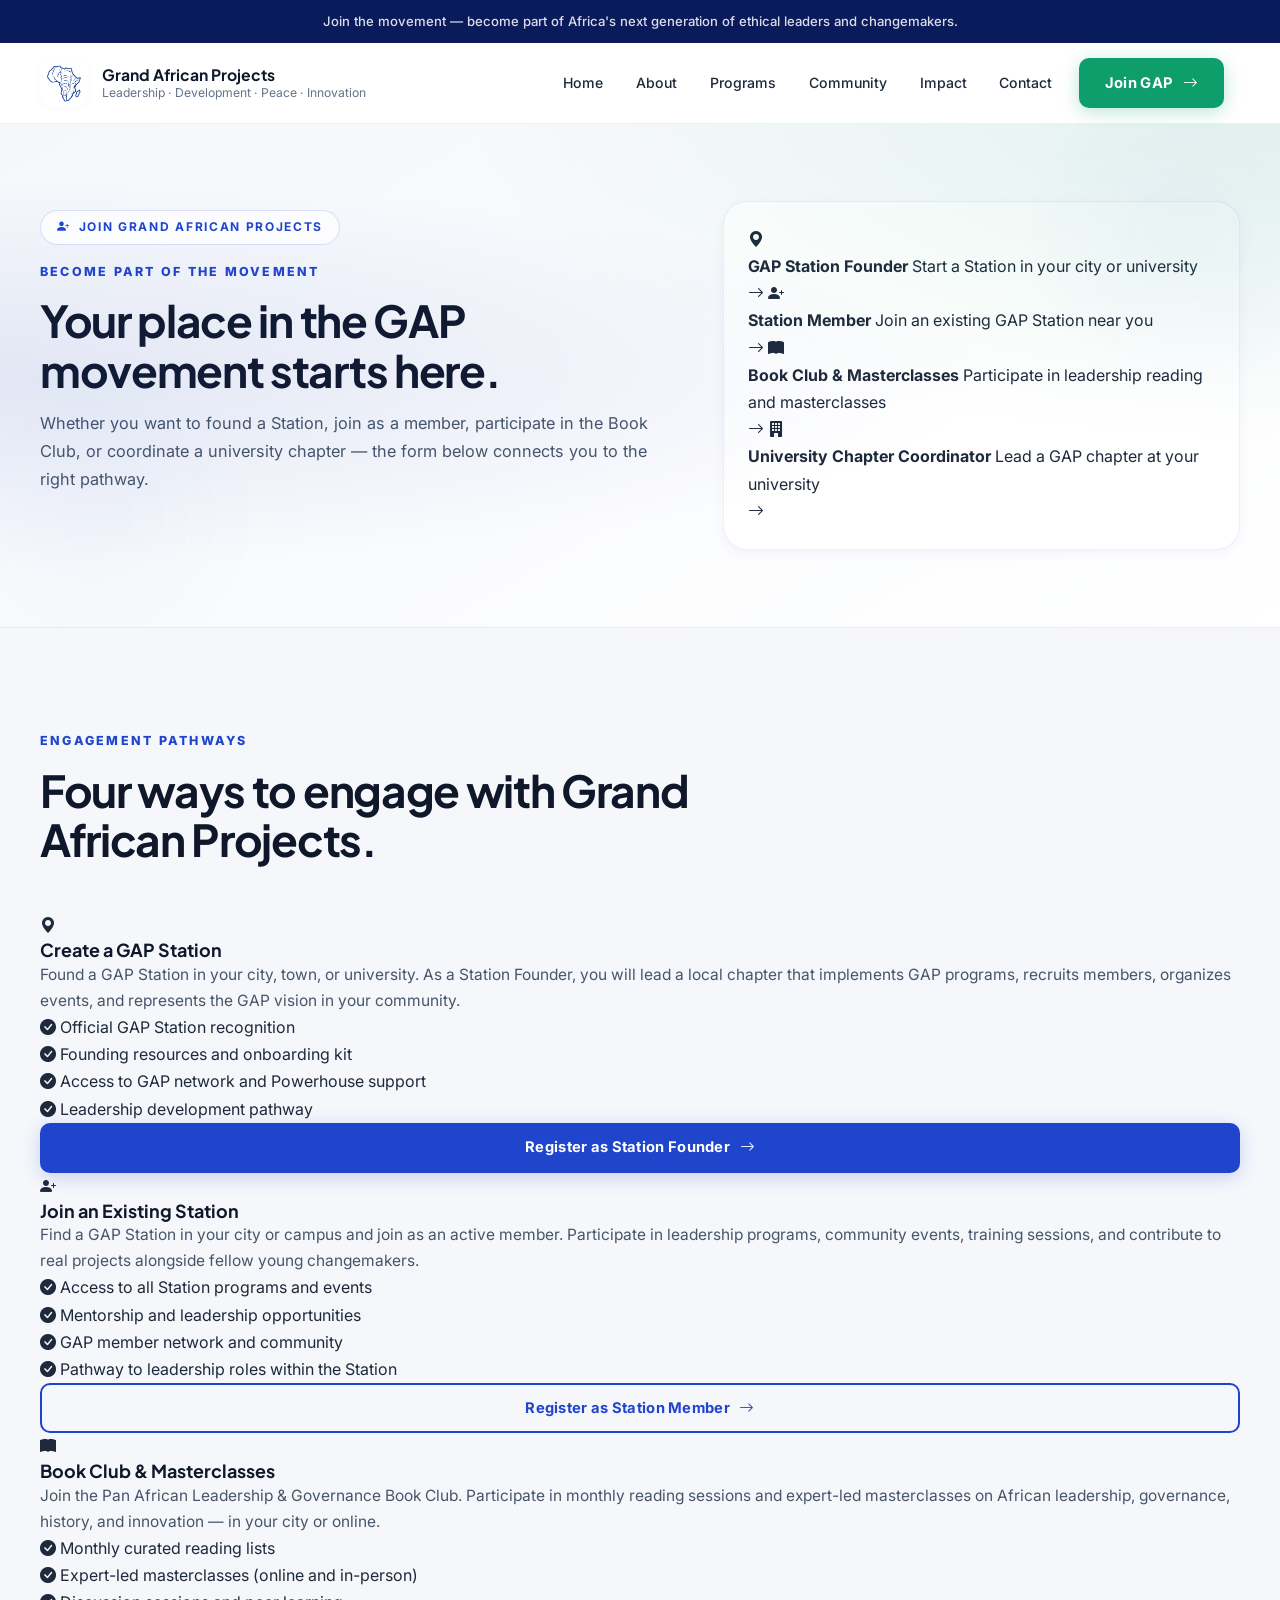
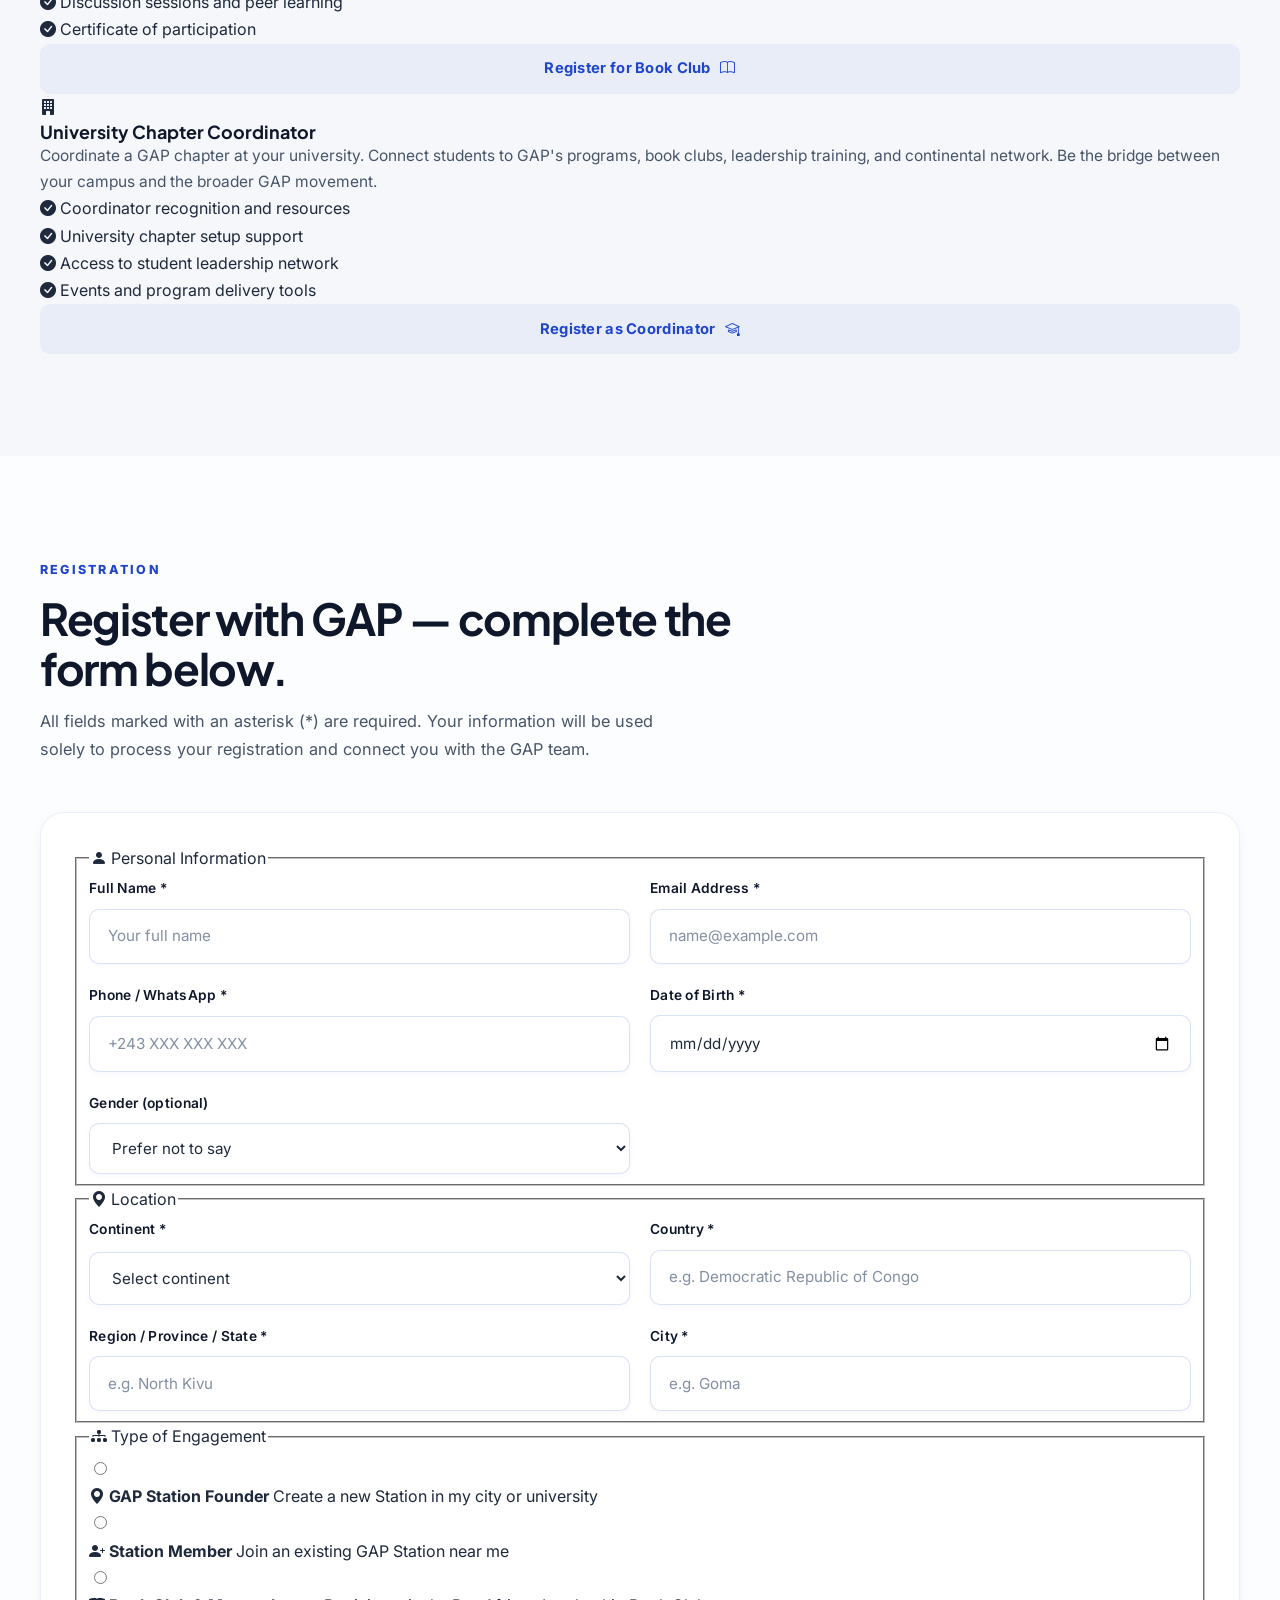
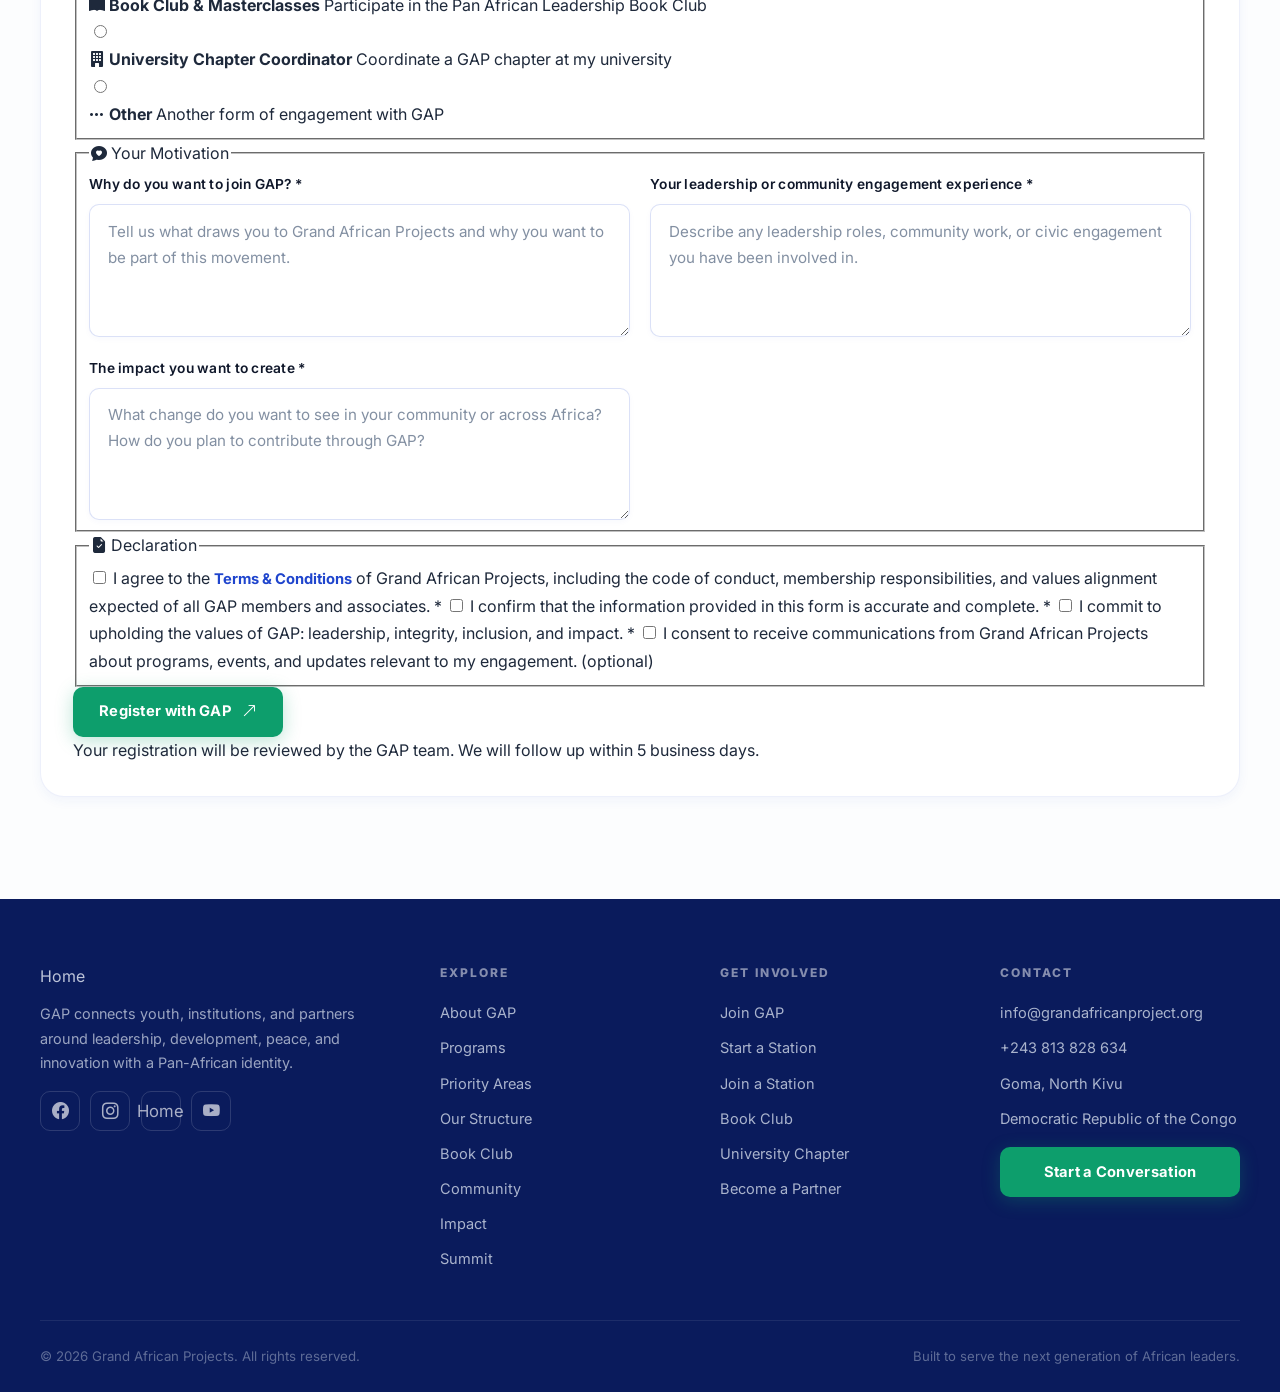
<file: join.html>
<!DOCTYPE html>
<html lang="en" data-theme="light">
<head>
  <meta charset="utf-8">
  <meta name="viewport" content="width=device-width, initial-scale=1">
  <title>Join Grand African Projects | Register with GAP</title>
  <meta name="description" content="Join Grand African Projects as a Station Founder, Station Member, Book Club participant, or University Chapter Coordinator. Register with GAP and become part of Africa's next generation of leaders.">
  <meta name="keywords" content="join GAP, register Grand African Projects, GAP Station, Book Club, university chapter, youth Africa leadership">
  <meta name="theme-color" content="#0A2540">
  <meta property="og:title" content="Join Grand African Projects">
  <meta property="og:description" content="Register with GAP and help build Africa's next generation of leaders.">
  <meta property="og:type" content="website">
  <link rel="canonical" href="https://grandafricanproject.org/join.html">
  <link rel="icon" type="image/png" sizes="32x32" href="assets/img/logo.png">
  <link rel="icon" type="image/png" sizes="16x16" href="assets/img/logo.png">
  <link rel="apple-touch-icon" sizes="180x180" href="assets/img/logo.png">
  <link rel="shortcut icon" href="assets/img/logo.png" type="image/x-icon">
  <link rel="preconnect" href="https://fonts.googleapis.com">
  <link rel="preconnect" href="https://fonts.gstatic.com" crossorigin>
  <link href="https://fonts.googleapis.com/css2?family=Inter:wght@400;500;600;700;800&family=Poppins:wght@600;700;800&display=swap" rel="stylesheet">
  <link rel="stylesheet" href="assets/vendor/bootstrap-icons/bootstrap-icons.css">
  <link rel="stylesheet" href="assets/css/site.css">
  <script defer src="assets/js/translations.js"></script>
  <script src="assets/js/translate.js"></script>
  <script src="https://translate.google.com/translate_a/element.js?cb=googleTranslateElementInit"></script>
  <script defer src="assets/js/site.js"></script>
</head>
<body data-page="join">
  <a class="skip-link" href="#main">Skip to content</a>
  <header class="site-header">
    <div class="announcement">
      <div class="container">Join the movement — become part of Africa's next generation of ethical leaders and changemakers.</div>
    </div>
    <div class="container nav-shell">
      <a class="brand" href="index.html" aria-label="Grand African Projects home">
        <img src="assets/img/logo.png" alt="Grand African Projects logo" width="52" height="52">
        <div>
          <div class="brand-title">Grand African Projects</div>
          <div class="brand-copy">Leadership. Development. Peace. Innovation.</div>
        </div>
      </a>
      <nav class="site-nav" id="primary-navigation" data-nav aria-label="Primary">
        <a class="nav-link" href="index.html">Home</a>
        <a class="nav-link" href="about.html">About</a>
        <a class="nav-link" href="programs.html">Programs</a>
        <a class="nav-link" href="community.html">Community</a>
        <a class="nav-link" href="impact.html">Impact</a>
        <a class="nav-link" href="contact.html">Contact</a>
        <a class="button button-accent nav-cta" href="join.html">Join GAP <i class="bi bi-arrow-right"></i></a>
      </nav>
      <div class="header-tools">
        <div id="google_translate_element"></div>
        <button class="nav-toggle" type="button" data-nav-toggle aria-expanded="false" aria-controls="primary-navigation" aria-label="Ouvrir la navigation">
          <i class="bi bi-list" aria-hidden="true"></i>
        </button>
      </div>
      </div>
    </div>
  </header>

  <main id="main">
    <section class="page-hero glow-blob-container dots-pattern">
      <div class="glow-blob top-right" style="opacity: 0.7;"></div>
      <div class="glow-blob bottom-left" style="opacity: 0.5;"></div>
      <div class="container page-hero-grid">
        <div data-reveal>
          <span class="eyebrow"><i class="bi bi-person-plus-fill" aria-hidden="true"></i> Join Grand African Projects</span>
          <div class="section-header" style="margin-top: 1rem;">
            <span class="section-kicker">Become part of the movement</span>
            <h1 class="section-heading">Your place in the GAP movement starts here.</h1>
            <p class="section-copy">Whether you want to found a Station, join as a member, participate in the Book Club, or coordinate a university chapter — the form below connects you to the right pathway.</p>
          </div>
        </div>
        <div class="page-hero-card" data-reveal>
          <div class="join-options-preview">
            <a href="#station-founder" class="join-option-link">
              <i class="bi bi-geo-alt-fill"></i>
              <div>
                <strong>GAP Station Founder</strong>
                <span>Start a Station in your city or university</span>
              </div>
              <i class="bi bi-arrow-right"></i>
            </a>
            <a href="#station-member" class="join-option-link">
              <i class="bi bi-person-plus-fill"></i>
              <div>
                <strong>Station Member</strong>
                <span>Join an existing GAP Station near you</span>
              </div>
              <i class="bi bi-arrow-right"></i>
            </a>
            <a href="#book-club" class="join-option-link">
              <i class="bi bi-book-fill"></i>
              <div>
                <strong>Book Club &amp; Masterclasses</strong>
                <span>Participate in leadership reading and masterclasses</span>
              </div>
              <i class="bi bi-arrow-right"></i>
            </a>
            <a href="#university-coordinator" class="join-option-link">
              <i class="bi bi-building-fill"></i>
              <div>
                <strong>University Chapter Coordinator</strong>
                <span>Lead a GAP chapter at your university</span>
              </div>
              <i class="bi bi-arrow-right"></i>
            </a>
          </div>
        </div>
      </div>
    </section>

    <!-- ENGAGEMENT OPTIONS -->
    <section class="section surface-muted">
      <div class="container">
        <div class="section-header" data-reveal>
          <span class="section-kicker">Engagement pathways</span>
          <h2 class="section-heading">Four ways to engage with Grand African Projects.</h2>
        </div>
        <div class="join-cards-grid">
          <article class="join-detail-card" id="station-founder" data-reveal>
            <div class="join-detail-icon"><i class="bi bi-geo-alt-fill"></i></div>
            <h3 class="card-title">Create a GAP Station</h3>
            <p class="card-copy">Found a GAP Station in your city, town, or university. As a Station Founder, you will lead a local chapter that implements GAP programs, recruits members, organizes events, and represents the GAP vision in your community.</p>
            <ul class="join-benefits">
              <li><i class="bi bi-check-circle-fill"></i> Official GAP Station recognition</li>
              <li><i class="bi bi-check-circle-fill"></i> Founding resources and onboarding kit</li>
              <li><i class="bi bi-check-circle-fill"></i> Access to GAP network and Powerhouse support</li>
              <li><i class="bi bi-check-circle-fill"></i> Leadership development pathway</li>
            </ul>
            <a class="button is-block" href="#registration-form" onclick="document.getElementById('engagement-type').value='station-founder'">Register as Station Founder <i class="bi bi-arrow-right"></i></a>
          </article>
          <article class="join-detail-card" id="station-member" data-reveal>
            <div class="join-detail-icon accent"><i class="bi bi-person-plus-fill"></i></div>
            <h3 class="card-title">Join an Existing Station</h3>
            <p class="card-copy">Find a GAP Station in your city or campus and join as an active member. Participate in leadership programs, community events, training sessions, and contribute to real projects alongside fellow young changemakers.</p>
            <ul class="join-benefits">
              <li><i class="bi bi-check-circle-fill"></i> Access to all Station programs and events</li>
              <li><i class="bi bi-check-circle-fill"></i> Mentorship and leadership opportunities</li>
              <li><i class="bi bi-check-circle-fill"></i> GAP member network and community</li>
              <li><i class="bi bi-check-circle-fill"></i> Pathway to leadership roles within the Station</li>
            </ul>
            <a class="button button-outline is-block" href="#registration-form" onclick="document.getElementById('engagement-type').value='station-member'">Register as Station Member <i class="bi bi-arrow-right"></i></a>
          </article>
          <article class="join-detail-card" id="book-club" data-reveal>
            <div class="join-detail-icon"><i class="bi bi-book-fill"></i></div>
            <h3 class="card-title">Book Club &amp; Masterclasses</h3>
            <p class="card-copy">Join the Pan African Leadership &amp; Governance Book Club. Participate in monthly reading sessions and expert-led masterclasses on African leadership, governance, history, and innovation — in your city or online.</p>
            <ul class="join-benefits">
              <li><i class="bi bi-check-circle-fill"></i> Monthly curated reading lists</li>
              <li><i class="bi bi-check-circle-fill"></i> Expert-led masterclasses (online and in-person)</li>
              <li><i class="bi bi-check-circle-fill"></i> Discussion sessions and peer learning</li>
              <li><i class="bi bi-check-circle-fill"></i> Certificate of participation</li>
            </ul>
            <a class="button button-ghost is-block" href="#registration-form" onclick="document.getElementById('engagement-type').value='book-club'">Register for Book Club <i class="bi bi-book"></i></a>
          </article>
          <article class="join-detail-card" id="university-coordinator" data-reveal>
            <div class="join-detail-icon accent"><i class="bi bi-building-fill"></i></div>
            <h3 class="card-title">University Chapter Coordinator</h3>
            <p class="card-copy">Coordinate a GAP chapter at your university. Connect students to GAP's programs, book clubs, leadership training, and continental network. Be the bridge between your campus and the broader GAP movement.</p>
            <ul class="join-benefits">
              <li><i class="bi bi-check-circle-fill"></i> Coordinator recognition and resources</li>
              <li><i class="bi bi-check-circle-fill"></i> University chapter setup support</li>
              <li><i class="bi bi-check-circle-fill"></i> Access to student leadership network</li>
              <li><i class="bi bi-check-circle-fill"></i> Events and program delivery tools</li>
            </ul>
            <a class="button button-ghost is-block" href="#registration-form" onclick="document.getElementById('engagement-type').value='university-coordinator'">Register as Coordinator <i class="bi bi-mortarboard"></i></a>
          </article>
        </div>
      </div>
    </section>

    <!-- REGISTRATION FORM -->
    <section class="section" id="registration-form">
      <div class="container">
        <div class="section-header" data-reveal>
          <span class="section-kicker">Registration</span>
          <h2 class="section-heading">Register with GAP — complete the form below.</h2>
          <p class="section-copy">All fields marked with an asterisk (*) are required. Your information will be used solely to process your registration and connect you with the GAP team.</p>
        </div>
        <form class="gap-registration-form form-card" id="gap-register" name="gap-registration" method="POST" action="join.html?registered=1" data-netlify="true" netlify-honeypot="bot-field" data-registration-form data-reveal>
          <input type="hidden" name="form-name" value="gap-registration">
          <p hidden><label>Do not fill this out: <input name="bot-field"></label></p>

          <!-- SECTION 1: PERSONAL INFO -->
          <fieldset class="form-section">
            <legend class="form-section-title"><i class="bi bi-person-fill" aria-hidden="true"></i> Personal Information</legend>
            <div class="field-grid">
              <div class="field field--full">
                <label for="reg-name">Full Name *</label>
                <input id="reg-name" name="full_name" type="text" placeholder="Your full name" required autocomplete="name">
              </div>
              <div class="field">
                <label for="reg-email">Email Address *</label>
                <input id="reg-email" name="email" type="email" placeholder="name@example.com" required autocomplete="email">
              </div>
              <div class="field">
                <label for="reg-phone">Phone / WhatsApp *</label>
                <input id="reg-phone" name="phone_whatsapp" type="tel" placeholder="+243 XXX XXX XXX" required autocomplete="tel">
              </div>
              <div class="field">
                <label for="reg-dob">Date of Birth *</label>
                <input id="reg-dob" name="date_of_birth" type="date" required>
              </div>
              <div class="field">
                <label for="reg-gender">Gender <span class="field-optional">(optional)</span></label>
                <select id="reg-gender" name="gender">
                  <option value="">Prefer not to say</option>
                  <option value="female">Female</option>
                  <option value="male">Male</option>
                  <option value="non-binary">Non-binary / Other</option>
                </select>
              </div>
            </div>
          </fieldset>

          <!-- SECTION 2: LOCATION -->
          <fieldset class="form-section">
            <legend class="form-section-title"><i class="bi bi-geo-alt-fill" aria-hidden="true"></i> Location</legend>
            <div class="field-grid">
              <div class="field">
                <label for="reg-continent">Continent *</label>
                <select id="reg-continent" name="continent" required>
                  <option value="">Select continent</option>
                  <option value="africa-central">Central Africa</option>
                  <option value="africa-east">East Africa</option>
                  <option value="africa-north">North Africa</option>
                  <option value="africa-south">Southern Africa</option>
                  <option value="africa-west">West Africa</option>
                  <option value="europe">Europe</option>
                  <option value="americas">Americas</option>
                  <option value="asia">Asia</option>
                  <option value="other">Other</option>
                </select>
              </div>
              <div class="field">
                <label for="reg-country">Country *</label>
                <input id="reg-country" name="country" type="text" placeholder="e.g. Democratic Republic of Congo" required autocomplete="country-name">
              </div>
              <div class="field">
                <label for="reg-region">Region / Province / State *</label>
                <input id="reg-region" name="region" type="text" placeholder="e.g. North Kivu" required>
              </div>
              <div class="field">
                <label for="reg-city">City *</label>
                <input id="reg-city" name="city" type="text" placeholder="e.g. Goma" required autocomplete="address-level2">
              </div>
            </div>
          </fieldset>

          <!-- SECTION 3: ENGAGEMENT TYPE -->
          <fieldset class="form-section">
            <legend class="form-section-title"><i class="bi bi-diagram-3-fill" aria-hidden="true"></i> Type of Engagement</legend>
            <div class="engagement-type-grid">
              <label class="engagement-option" for="type-station-founder">
                <input type="radio" id="type-station-founder" name="engagement_type" value="station-founder" required>
                <div class="engagement-option-card">
                  <i class="bi bi-geo-alt-fill" aria-hidden="true"></i>
                  <strong>GAP Station Founder</strong>
                  <span>Create a new Station in my city or university</span>
                </div>
              </label>
              <label class="engagement-option" for="type-station-member">
                <input type="radio" id="type-station-member" name="engagement_type" value="station-member">
                <div class="engagement-option-card">
                  <i class="bi bi-person-plus-fill" aria-hidden="true"></i>
                  <strong>Station Member</strong>
                  <span>Join an existing GAP Station near me</span>
                </div>
              </label>
              <label class="engagement-option" for="type-book-club">
                <input type="radio" id="type-book-club" name="engagement_type" value="book-club">
                <div class="engagement-option-card">
                  <i class="bi bi-book-fill" aria-hidden="true"></i>
                  <strong>Book Club &amp; Masterclasses</strong>
                  <span>Participate in the Pan African Leadership Book Club</span>
                </div>
              </label>
              <label class="engagement-option" for="type-university">
                <input type="radio" id="type-university" name="engagement_type" value="university-coordinator">
                <div class="engagement-option-card">
                  <i class="bi bi-building-fill" aria-hidden="true"></i>
                  <strong>University Chapter Coordinator</strong>
                  <span>Coordinate a GAP chapter at my university</span>
                </div>
              </label>
              <label class="engagement-option" for="type-other">
                <input type="radio" id="type-other" name="engagement_type" value="other">
                <div class="engagement-option-card">
                  <i class="bi bi-three-dots" aria-hidden="true"></i>
                  <strong>Other</strong>
                  <span>Another form of engagement with GAP</span>
                </div>
              </label>
            </div>
            <!-- Hidden select for programmatic selection from anchor links -->
            <select id="engagement-type" name="engagement_type_alt" style="display:none;" aria-hidden="true">
              <option value="station-founder">GAP Station Founder</option>
              <option value="station-member">Station Member</option>
              <option value="book-club">Book Club</option>
              <option value="university-coordinator">University Chapter Coordinator</option>
            </select>
          </fieldset>

          <!-- SECTION 4: STATION INFO (conditional) -->
          <fieldset class="form-section station-info-section" id="station-info-section">
            <legend class="form-section-title"><i class="bi bi-geo-alt" aria-hidden="true"></i> Station Information <span class="field-optional">(if applicable)</span></legend>
            <div class="field-grid">
              <div class="field">
                <label for="reg-station-name">Proposed Station Name</label>
                <input id="reg-station-name" name="station_name" type="text" placeholder="e.g. GAP Station Goma">
              </div>
              <div class="field">
                <label for="reg-station-members">Estimated Number of Members</label>
                <input id="reg-station-members" name="station_member_count" type="number" min="3" placeholder="e.g. 10">
              </div>
              <div class="field field--full">
                <label for="reg-station-list">List of Founding Members <span class="field-optional">(names, optional)</span></label>
                <textarea id="reg-station-list" name="station_members_list" rows="4" placeholder="Enter names of founding members, one per line or separated by commas"></textarea>
              </div>
            </div>
          </fieldset>

          <!-- SECTION 5: MOTIVATION -->
          <fieldset class="form-section">
            <legend class="form-section-title"><i class="bi bi-chat-heart-fill" aria-hidden="true"></i> Your Motivation</legend>
            <div class="field-grid">
              <div class="field field--full">
                <label for="reg-why">Why do you want to join GAP? *</label>
                <textarea id="reg-why" name="motivation_why" rows="4" placeholder="Tell us what draws you to Grand African Projects and why you want to be part of this movement." required minlength="50"></textarea>
              </div>
              <div class="field field--full">
                <label for="reg-experience">Your leadership or community engagement experience *</label>
                <textarea id="reg-experience" name="motivation_experience" rows="4" placeholder="Describe any leadership roles, community work, or civic engagement you have been involved in." required minlength="30"></textarea>
              </div>
              <div class="field field--full">
                <label for="reg-impact">The impact you want to create *</label>
                <textarea id="reg-impact" name="motivation_impact" rows="4" placeholder="What change do you want to see in your community or across Africa? How do you plan to contribute through GAP?" required minlength="30"></textarea>
              </div>
            </div>
          </fieldset>

          <!-- SECTION 6: DECLARATION -->
          <fieldset class="form-section">
            <legend class="form-section-title"><i class="bi bi-file-earmark-check-fill" aria-hidden="true"></i> Declaration</legend>
            <div class="declaration-box">
              <label class="checkbox-field" for="reg-terms">
                <input type="checkbox" id="reg-terms" name="terms_agreed" value="yes" required>
                <span>I agree to the <a href="#terms" class="text-link">Terms &amp; Conditions</a> of Grand African Projects, including the code of conduct, membership responsibilities, and values alignment expected of all GAP members and associates. *</span>
              </label>
              <label class="checkbox-field" for="reg-accuracy">
                <input type="checkbox" id="reg-accuracy" name="accuracy_confirmed" value="yes" required>
                <span>I confirm that the information provided in this form is accurate and complete. *</span>
              </label>
              <label class="checkbox-field" for="reg-commitment">
                <input type="checkbox" id="reg-commitment" name="values_committed" value="yes" required>
                <span>I commit to upholding the values of GAP: leadership, integrity, inclusion, and impact. *</span>
              </label>
              <label class="checkbox-field" for="reg-comms">
                <input type="checkbox" id="reg-comms" name="comms_consent" value="yes">
                <span>I consent to receive communications from Grand African Projects about programs, events, and updates relevant to my engagement. <span class="field-optional">(optional)</span></span>
              </label>
            </div>
          </fieldset>

          <div class="status-message" data-form-notice role="status" aria-live="polite" style="margin-top: 1rem;"></div>

          <div class="form-submit-section">
            <button class="button button-accent" type="submit" data-form-submit>
              Register with GAP <i class="bi bi-arrow-up-right" aria-hidden="true"></i>
            </button>
            <p class="form-note">Your registration will be reviewed by the GAP team. We will follow up within 5 business days.</p>
          </div>
        </form>
      </div>
    </section>
  </main>

  <!-- ═══════════════════ FOOTER ═══════════════════ -->
  <footer class="site-footer">
    <div class="container">
      <div class="footer-grid">
        <div class="footer-column">
          <a class="brand" href="index.html">
            <img src="assets/img/logo.png" alt="Grand African Projects Logo" width="48" height="48" loading="lazy">
            <div>
              <div class="brand-title">Grand African Projects</div>
              <div class="brand-copy">A platform for the next generation of African leaders.</div>
            </div>
          </a>
          <p class="card-copy" style="margin-top:0.75rem;">GAP connects youth, institutions, and partners around leadership, development, peace, and innovation with a Pan-African identity.</p>
          <div class="social-links">
            <a class="social-link" href="https://www.facebook.com/GrandAfricanProjects" aria-label="Facebook"><i class="bi bi-facebook" aria-hidden="true"></i></a>
            <a class="social-link" href="https://www.instagram.com/grandafricanprojects?igsh=MTlhd29kMHR5dHFyNw==" aria-label="Instagram"><i class="bi bi-instagram" aria-hidden="true"></i></a>
            <a class="social-link" href="https://www.linkedin.com/company/grand-african-projects/" aria-label="LinkedIn"><i class="bi bi-linkedin" aria-hidden="true"></i></a>
            <a class="social-link" href="https://www.youtube.com/@GrandAfricanProjectsNGO" aria-label="YouTube"><i class="bi bi-youtube" aria-hidden="true"></i></a>
          </div>
        </div>
        <div class="footer-column">
          <div class="footer-title">Explore</div>
          <div class="footer-links">
            <a href="about.html">About GAP</a>
            <a href="programs.html">Programs</a>
            <a href="programs.html#special-focus">Priority Areas</a>
            <a href="about.html#structure">Our Structure</a>
            <a href="bookclub.html">Book Club</a>
            <a href="community.html">Community</a>
            <a href="impact.html">Impact</a>
            <a href="summit.html">Summit</a>
          </div>
        </div>
        <div class="footer-column">
          <div class="footer-title">Get Involved</div>
          <div class="footer-links">
            <a href="join.html">Join GAP</a>
            <a href="join.html#station-founder">Start a Station</a>
            <a href="join.html#station-member">Join a Station</a>
            <a href="join.html#book-club">Book Club</a>
            <a href="join.html#university-coordinator">University Chapter</a>
            <a href="contact.html#partner-form">Become a Partner</a>
          </div>
        </div>
        <div class="footer-column">
          <div class="footer-title">Contact</div>
          <div class="footer-links">
            <a href="mailto:info@grandafricanproject.org">info@grandafricanproject.org</a>
            <a href="tel:+243813828634">+243 813 828 634</a>
            <span>Goma, North Kivu</span>
            <span>Democratic Republic of the Congo</span>
          </div>
          <a class="button button-accent" href="contact.html" style="margin-top:1rem; width: 100%;">Start a Conversation</a>
        </div>
      </div>
      <div class="footer-bottom">
        <span>&copy; <span data-year></span> Grand African Projects. All rights reserved.</span>
        <span class="footer-legal">Built to serve the next generation of African leaders.</span>
      </div>
    </div>
  </footer>
</body>
</html>
</file>
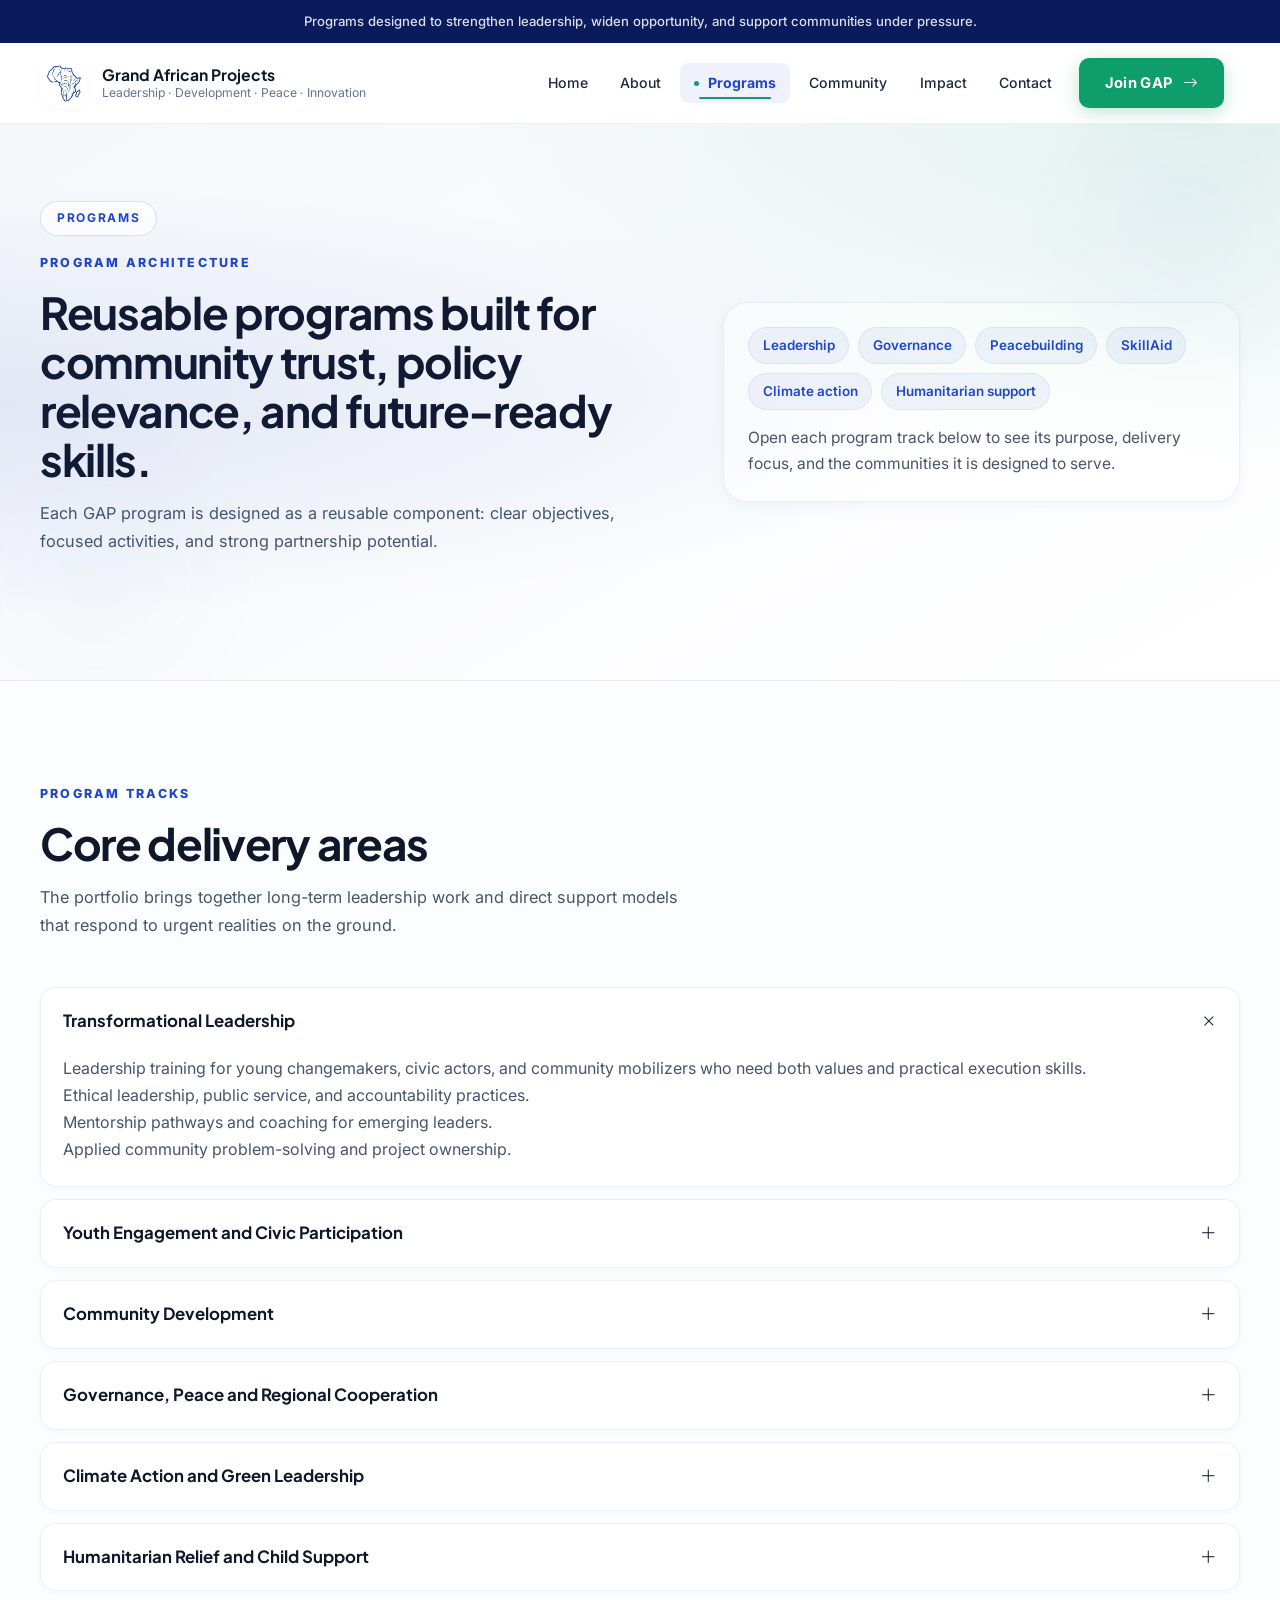
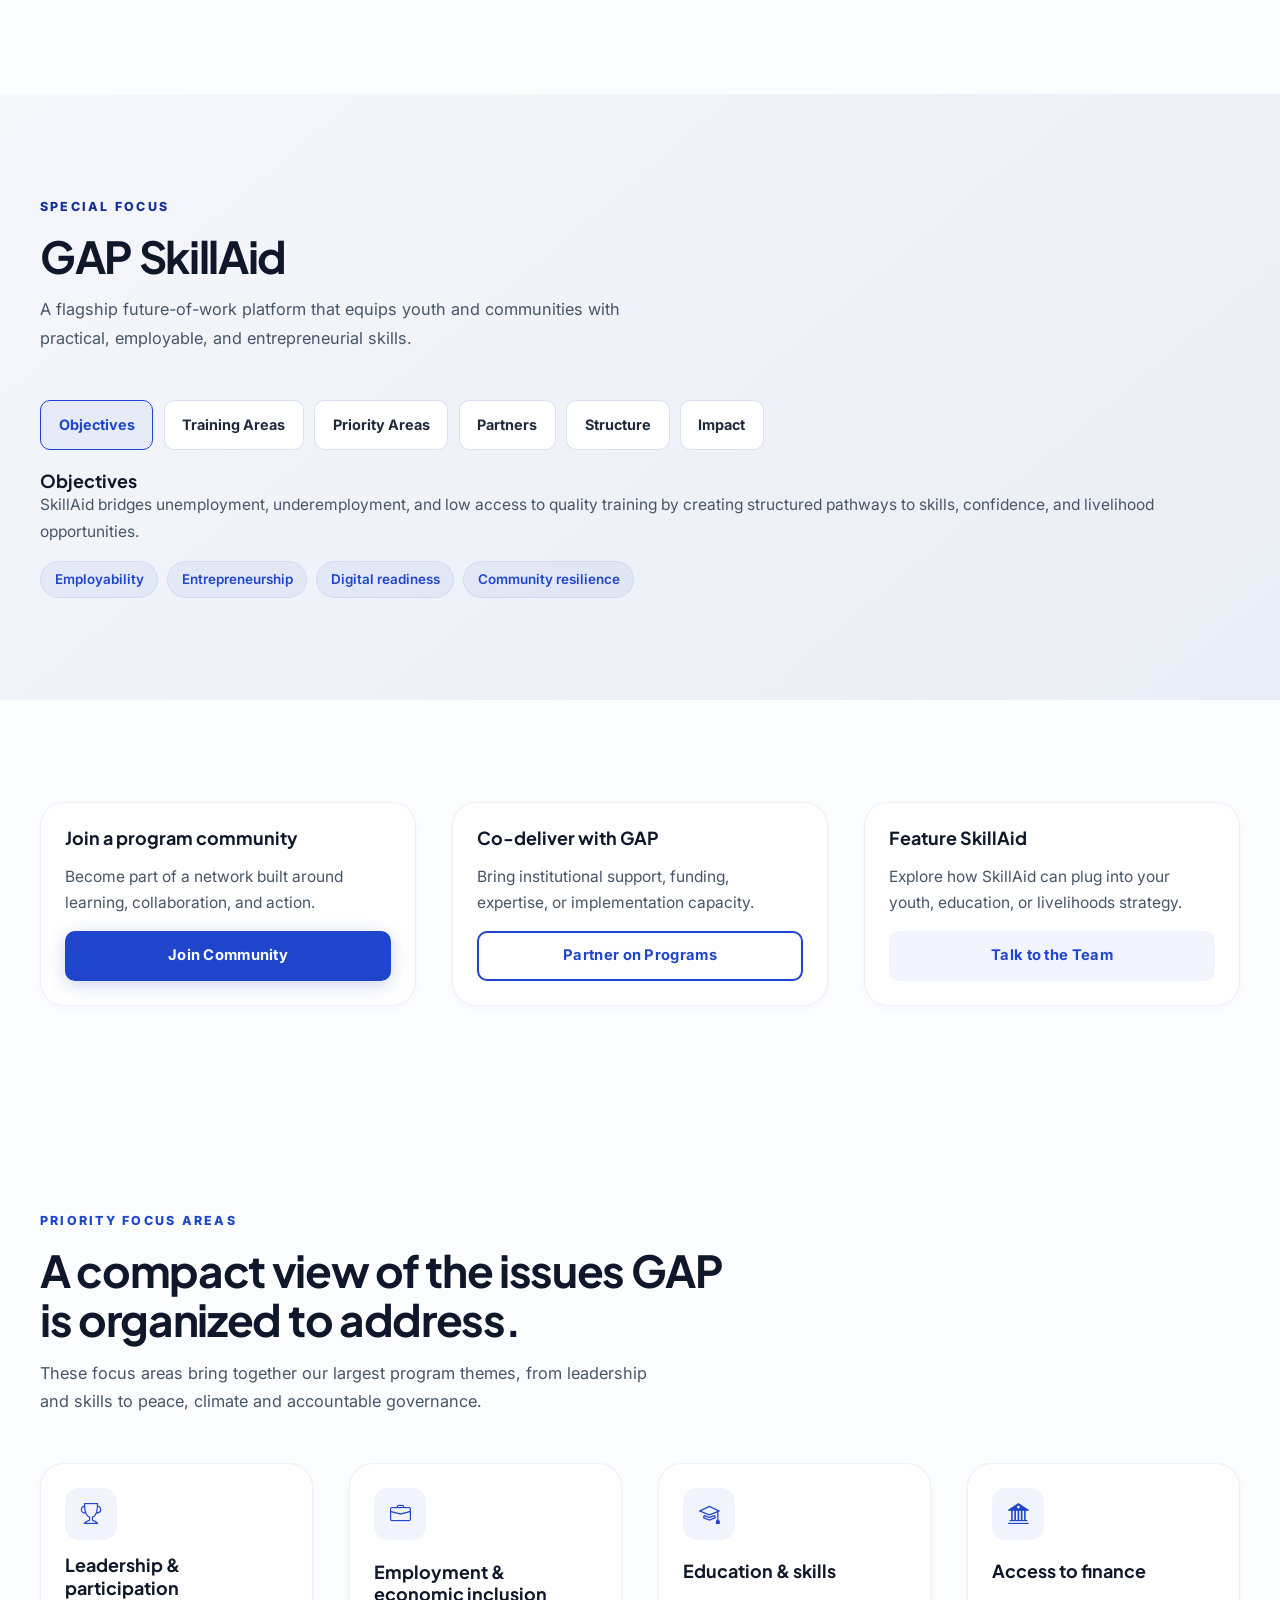
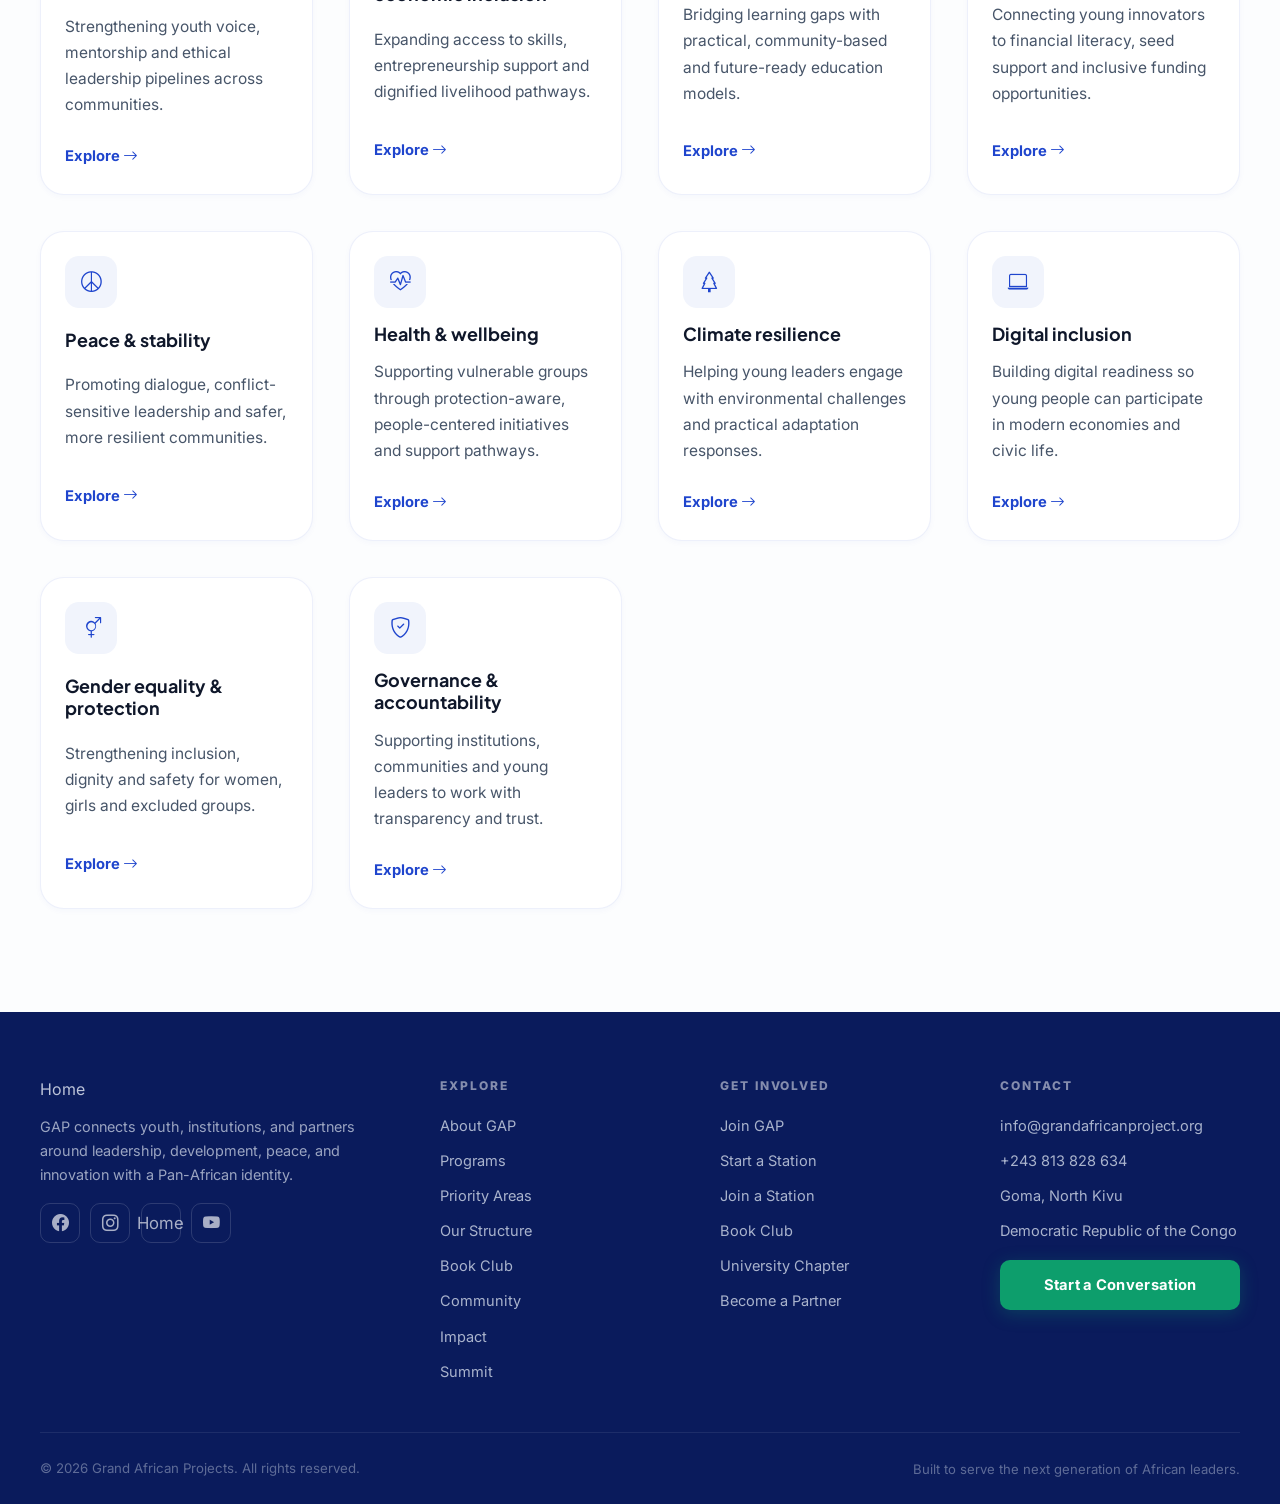
<file: programs.html>
<!DOCTYPE html>
<html lang="en" data-theme="light">
<head>
  <meta charset="utf-8">
  <meta name="viewport" content="width=device-width, initial-scale=1">
  <title>Programs | Grand African Projects — Leadership, SkillAid, Climate, Peacebuilding</title>
  <meta name="description" content="Explore Grand African Projects' eight program tracks: Transformational Leadership, Youth Engagement, Community Development, Governance, SkillAid, Climate Action, Humanitarian Response, and Strategic Partnerships.">
  <meta name="keywords" content="GAP programs, leadership training Africa, SkillAid, youth empowerment programs, peacebuilding NGO, climate action Africa">
  <meta property="og:title" content="Programs | Grand African Projects">
  <meta property="og:description" content="Eight program tracks designed for credibility, relevance, and measurable community value.">
  <meta property="og:type" content="website">
  <link rel="canonical" href="https://grandafricanproject.org/programs.html">
  <meta name="theme-color" content="#0A2540">
  <link rel="icon" type="image/png" sizes="32x32" href="assets/img/logo.png">
  <link rel="icon" type="image/png" sizes="16x16" href="assets/img/logo.png">
  <link rel="apple-touch-icon" sizes="180x180" href="assets/img/logo.png">
  <link rel="shortcut icon" href="assets/img/logo.png" type="image/x-icon">
  <link rel="preconnect" href="https://fonts.googleapis.com">
  <link rel="preconnect" href="https://fonts.gstatic.com" crossorigin>
  <link href="https://fonts.googleapis.com/css2?family=Inter:wght@400;500;600;700;800&family=Poppins:wght@600;700;800&display=swap" rel="stylesheet">
  <link rel="stylesheet" href="assets/vendor/bootstrap-icons/bootstrap-icons.css">
  <link rel="stylesheet" href="assets/css/site.css">
  <script defer src="assets/js/translations.js"></script>
  <script src="assets/js/translate.js"></script>
  <script src="https://translate.google.com/translate_a/element.js?cb=googleTranslateElementInit"></script>
  <script defer src="assets/js/site.js"></script>
</head>
<body data-page="programs">
  <a class="skip-link" href="#main">Skip to content</a>

  <header class="site-header">
    <div class="announcement">
      <div class="container">Programs designed to strengthen leadership, widen opportunity, and support communities under pressure.</div>
    </div>
    <div class="container nav-shell">
      <a class="brand" href="index.html" aria-label="Grand African Projects home">
        <img src="assets/img/logo.png" alt="Grand African Projects logo" width="52" height="52">
        <div>
          <div class="brand-title">Grand African Projects</div>
          <div class="brand-copy">Leadership. Development. Peace. Innovation.</div>
        </div>
      </a>
      <nav class="site-nav" id="primary-navigation" data-nav aria-label="Primary">
        <a class="nav-link" href="index.html">Home</a>
        <a class="nav-link" href="about.html">About</a>
        <a class="nav-link" href="programs.html">Programs</a>
        <a class="nav-link" href="community.html">Community</a>
        <a class="nav-link" href="impact.html">Impact</a>
        <a class="nav-link" href="contact.html">Contact</a>
        <a class="button button-accent nav-cta" href="join.html">Join GAP <i class="bi bi-arrow-right"></i></a>
      </nav>
      <div class="header-tools">
        <div id="google_translate_element"></div>
        <button class="nav-toggle" type="button" data-nav-toggle aria-expanded="false" aria-controls="primary-navigation" aria-label="Ouvrir la navigation">
          <i class="bi bi-list" aria-hidden="true"></i>
        </button>
      </div>
      </div>
    </div>
  </header>

  <main id="main">
    <section class="page-hero glow-blob-container dots-pattern">
      <div class="glow-blob top-right" style="opacity: 0.7;"></div>
      <div class="glow-blob bottom-left" style="opacity: 0.5;"></div>
      <div class="container page-hero-grid">
        <div data-reveal>
          <span class="eyebrow">Programs</span>
          <div class="section-header" style="margin-top: 1rem;">
            <span class="section-kicker">Program architecture</span>
            <h1 class="section-heading">Reusable programs built for community trust, policy relevance, and future-ready skills.</h1>
            <p class="section-copy">Each GAP program is designed as a reusable component: clear objectives, focused activities, and strong partnership potential.</p>
          </div>
        </div>
        <div class="page-hero-card" data-reveal>
          <div class="pill-list">
            <span class="pill">Leadership</span>
            <span class="pill">Governance</span>
            <span class="pill">Peacebuilding</span>
            <span class="pill">SkillAid</span>
            <span class="pill">Climate action</span>
            <span class="pill">Humanitarian support</span>
          </div>
          <p class="card-copy">Open each program track below to see its purpose, delivery focus, and the communities it is designed to serve.</p>
        </div>
      </div>
    </section>

    <section class="section">
      <div class="container">
        <div class="section-header" data-reveal>
          <span class="section-kicker">Program tracks</span>
          <h2 class="section-heading">Core delivery areas</h2>
          <p class="section-copy">The portfolio brings together long-term leadership work and direct support models that respond to urgent realities on the ground.</p>
        </div>

        <div class="accordion" data-accordion>
          <article class="accordion-item is-open" data-reveal>
            <button class="accordion-button" type="button" data-accordion-button aria-expanded="true">
              <span>Transformational Leadership</span>
              <i class="bi bi-plus-lg" aria-hidden="true"></i>
            </button>
            <div class="accordion-content">
              <p>Leadership training for young changemakers, civic actors, and community mobilizers who need both values and practical execution skills.</p>
              <ul>
                <li>Ethical leadership, public service, and accountability practices.</li>
                <li>Mentorship pathways and coaching for emerging leaders.</li>
                <li>Applied community problem-solving and project ownership.</li>
              </ul>
            </div>
          </article>

          <article class="accordion-item" data-reveal>
            <button class="accordion-button" type="button" data-accordion-button aria-expanded="false">
              <span>Youth Engagement and Civic Participation</span>
              <i class="bi bi-plus-lg" aria-hidden="true"></i>
            </button>
            <div class="accordion-content">
              <p>This track opens practical space for youth voice in governance, peace, and local decision-making.</p>
              <ul>
                <li>Youth forums, civic education, and public dialogue formats.</li>
                <li>Participation pathways for women and marginalized voices.</li>
                <li>Community-led advocacy and policy engagement.</li>
              </ul>
            </div>
          </article>

          <article class="accordion-item" data-reveal>
            <button class="accordion-button" type="button" data-accordion-button aria-expanded="false">
              <span>Community Development</span>
              <i class="bi bi-plus-lg" aria-hidden="true"></i>
            </button>
            <div class="accordion-content">
              <p>Programs that strengthen local resilience through education, livelihoods, and social infrastructure.</p>
              <ul>
                <li>Education access and youth empowerment initiatives.</li>
                <li>Community organizing and local solution design.</li>
                <li>Support for vulnerable groups with dignity-centered delivery.</li>
              </ul>
            </div>
          </article>

          <article class="accordion-item" data-reveal>
            <button class="accordion-button" type="button" data-accordion-button aria-expanded="false">
              <span>Governance, Peace and Regional Cooperation</span>
              <i class="bi bi-plus-lg" aria-hidden="true"></i>
            </button>
            <div class="accordion-content">
              <p>GAP supports healthier institutions and stronger collaboration across sectors and borders.</p>
              <ul>
                <li>Dialogue around governance reform, inclusion, and accountability.</li>
                <li>Peacebuilding, conflict-sensitive leadership, and civic trust.</li>
                <li>Regional and global cooperation frameworks for shared development.</li>
              </ul>
            </div>
          </article>

          <article class="accordion-item" data-reveal>
            <button class="accordion-button" type="button" data-accordion-button aria-expanded="false">
              <span>Climate Action and Green Leadership</span>
              <i class="bi bi-plus-lg" aria-hidden="true"></i>
            </button>
            <div class="accordion-content">
              <p>This program helps young leaders understand climate realities and engage in resilient, local responses.</p>
              <ul>
                <li>Climate awareness and environmental leadership sessions.</li>
                <li>Green economy thinking and adaptation-focused dialogue.</li>
                <li>Community engagement around sustainable practices.</li>
              </ul>
            </div>
          </article>

          <article class="accordion-item" data-reveal>
            <button class="accordion-button" type="button" data-accordion-button aria-expanded="false">
              <span>Humanitarian Relief and Child Support</span>
              <i class="bi bi-plus-lg" aria-hidden="true"></i>
            </button>
            <div class="accordion-content">
              <p>Direct support work for children, displaced families, and communities facing urgent hardship.</p>
              <ul>
                <li>Relief support focused on dignity, safety, and continuity of care.</li>
                <li>Child-centered engagement and protection-conscious response.</li>
                <li>Partnership mobilization for vulnerable communities.</li>
              </ul>
            </div>
          </article>
        </div>
      </div>
    </section>

    <section class="section surface-brand">
      <div class="container">
        <div class="section-header" data-reveal>
          <span class="section-kicker">Special focus</span>
          <h2 class="section-heading">GAP SkillAid</h2>
          <p class="section-copy">A flagship future-of-work platform that equips youth and communities with practical, employable, and entrepreneurial skills.</p>
        </div>

        <div class="tabs" data-tabs data-reveal>
          <div class="tab-buttons" role="tablist" aria-label="SkillAid sections">
            <button class="tab-button" type="button" role="tab" aria-selected="true" data-tab-target="skillaid-objectives">Objectives</button>
            <button class="tab-button" type="button" role="tab" aria-selected="false" data-tab-target="skillaid-training">Training Areas</button>
            <button class="tab-button" type="button" role="tab" aria-selected="false" data-tab-target="skillaid-priority">Priority Areas</button>
            <button class="tab-button" type="button" role="tab" aria-selected="false" data-tab-target="skillaid-partners">Partners</button>
            <button class="tab-button" type="button" role="tab" aria-selected="false" data-tab-target="skillaid-structure">Structure</button>
            <button class="tab-button" type="button" role="tab" aria-selected="false" data-tab-target="skillaid-impact">Impact</button>
          </div>

          <section class="tab-panel" id="skillaid-objectives" role="tabpanel">
            <h3 class="card-title">Objectives</h3>
            <p class="card-copy">SkillAid bridges unemployment, underemployment, and low access to quality training by creating structured pathways to skills, confidence, and livelihood opportunities.</p>
            <div class="pill-list" style="margin-top: 1rem;">
              <span class="pill">Employability</span>
              <span class="pill">Entrepreneurship</span>
              <span class="pill">Digital readiness</span>
              <span class="pill">Community resilience</span>
            </div>
          </section>

          <section class="tab-panel" id="skillaid-training" role="tabpanel" hidden>
            <h3 class="card-title">Training Areas</h3>
            <p class="card-copy">The curriculum can flex by audience and partner, with strong emphasis on hands-on capability.</p>
            <ul class="feature-list" style="margin-top: 1rem;">
              <li>
                <i class="bi bi-laptop"></i>
                <div>
                  <strong class="detail-title">Digital skills</strong>
                  <p class="detail-copy">Foundational digital literacy, productivity, and communication skills.</p>
                </div>
              </li>
              <li>
                <i class="bi bi-briefcase"></i>
                <div>
                  <strong class="detail-title">Career readiness</strong>
                  <p class="detail-copy">Professional habits, interview preparation, teamwork, and workplace communication.</p>
                </div>
              </li>
              <li>
                <i class="bi bi-shop"></i>
                <div>
                  <strong class="detail-title">Entrepreneurial capacity</strong>
                  <p class="detail-copy">Business basics, problem solving, customer thinking, and project execution.</p>
                </div>
              </li>
            </ul>
          </section>

          <section class="tab-panel" id="skillaid-priority" role="tabpanel" hidden>
            <h3 class="card-title">Priority Areas</h3>
            <p class="card-copy">SkillAid prioritizes participants and communities where training can unlock immediate opportunity or resilience.</p>
            <div class="pill-list" style="margin-top: 1rem;">
              <span class="pill">Displaced youth</span>
              <span class="pill">Young women</span>
              <span class="pill">Community volunteers</span>
              <span class="pill">Emerging entrepreneurs</span>
              <span class="pill">Post-conflict communities</span>
            </div>
          </section>

          <section class="tab-panel" id="skillaid-partners" role="tabpanel" hidden>
            <h3 class="card-title">Partners</h3>
            <p class="card-copy">The program is designed for collaboration with NGOs, training institutions, employers, funders, and public-facing leadership platforms.</p>
            <ul class="feature-list" style="margin-top: 1rem;">
              <li>
                <i class="bi bi-building"></i>
                <div>
                  <strong class="detail-title">Institutions</strong>
                  <p class="detail-copy">Training and academic allies that extend quality and reach.</p>
                </div>
              </li>
              <li>
                <i class="bi bi-people"></i>
                <div>
                  <strong class="detail-title">NGOs and civil society</strong>
                  <p class="detail-copy">Delivery and community mobilization partners with trusted local access.</p>
                </div>
              </li>
              <li>
                <i class="bi bi-graph-up-arrow"></i>
                <div>
                  <strong class="detail-title">Private sector</strong>
                  <p class="detail-copy">Employers and ecosystem allies who help link training to opportunity.</p>
                </div>
              </li>
            </ul>
          </section>

          <section class="tab-panel" id="skillaid-structure" role="tabpanel" hidden>
            <h3 class="card-title">Structure</h3>
            <p class="card-copy">SkillAid is built as a modular program that can be delivered in cohorts, community hubs, summit-linked intensives, or partner-supported bootcamps.</p>
            <div class="structure-grid" style="margin-top: 1rem;">
              <article class="structure-card">
                <h4 class="card-title">Cohort intake</h4>
                <p class="card-copy">Participant selection based on need, readiness, and local context.</p>
              </article>
              <article class="structure-card">
                <h4 class="card-title">Training delivery</h4>
                <p class="card-copy">Facilitated learning with practical assignments and peer collaboration.</p>
              </article>
              <article class="structure-card">
                <h4 class="card-title">Transition support</h4>
                <p class="card-copy">Mentorship, placement orientation, or entrepreneurship follow-on guidance.</p>
              </article>
            </div>
          </section>

          <section class="tab-panel" id="skillaid-impact" role="tabpanel" hidden>
            <h3 class="card-title">Impact view</h3>
            <p class="card-copy">SkillAid contributes to a stronger leadership and livelihoods ecosystem by helping participants become more prepared, more confident, and more connected to opportunity.</p>
            <div class="kpi-grid" style="margin-top: 1rem;">
              <article class="impact-stat">
                <span class="label">Training pathway</span>
                <strong>Practical</strong>
                <p>Shorter cycles designed for immediate relevance and measurable skill growth.</p>
              </article>
              <article class="impact-stat">
                <span class="label">Audience</span>
                <strong>Youth-first</strong>
                <p>Especially valuable where disruption has weakened access to formal opportunity.</p>
              </article>
              <article class="impact-stat">
                <span class="label">Value</span>
                <strong>Scalable</strong>
                <p>Built for replication through institutions, partners, and community hubs.</p>
              </article>
              <article class="impact-stat">
                <span class="label">Outcome</span>
                <strong>Future-ready</strong>
                <p>Supports employability, initiative, confidence, and resilience at the same time.</p>
              </article>
            </div>
          </section>
        </div>
      </div>
    </section>

    <section class="section">
      <div class="container cta-grid">
        <article class="cta-card" data-reveal>
          <h3 class="card-title">Join a program community</h3>
          <p class="card-copy">Become part of a network built around learning, collaboration, and action.</p>
          <a class="button is-block" href="community.html">Join Community</a>
        </article>
        <article class="cta-card" data-reveal>
          <h3 class="card-title">Co-deliver with GAP</h3>
          <p class="card-copy">Bring institutional support, funding, expertise, or implementation capacity.</p>
          <a class="button button-outline is-block" href="contact.html#partner-form">Partner on Programs</a>
        </article>
        <article class="cta-card" data-reveal>
          <h3 class="card-title">Feature SkillAid</h3>
          <p class="card-copy">Explore how SkillAid can plug into your youth, education, or livelihoods strategy.</p>
          <a class="button button-ghost is-block" href="contact.html">Talk to the Team</a>
        </article>
      </div>
    </section>
    <section class="section" id="special-focus">
      <div class="container">
        <div class="section-header" data-reveal>
          <span class="section-kicker">Priority focus areas</span>
          <h2 class="section-heading">A compact view of the issues GAP is organized to address.</h2>
          <p class="section-copy">These focus areas bring together our largest program themes, from leadership and skills to peace, climate and accountable governance.</p>
        </div>
        <div class="card-grid" data-reveal>
          <a class="program-card" href="special-focus.html#leadership" style="text-decoration:none;">
            <div class="program-icon"><i class="bi bi-trophy"></i></div>
            <h3 class="card-title">Leadership &amp; participation</h3>
            <p class="card-copy">Strengthening youth voice, mentorship and ethical leadership pipelines across communities.</p>
            <span class="text-link" style="margin-top:0.75rem;display:inline-block;">Explore <i class="bi bi-arrow-right"></i></span>
          </a>
          <a class="program-card" href="special-focus.html#economy" style="text-decoration:none;">
            <div class="program-icon"><i class="bi bi-briefcase"></i></div>
            <h3 class="card-title">Employment &amp; economic inclusion</h3>
            <p class="card-copy">Expanding access to skills, entrepreneurship support and dignified livelihood pathways.</p>
            <span class="text-link" style="margin-top:0.75rem;display:inline-block;">Explore <i class="bi bi-arrow-right"></i></span>
          </a>
          <a class="program-card" href="special-focus.html#education" style="text-decoration:none;">
            <div class="program-icon"><i class="bi bi-mortarboard"></i></div>
            <h3 class="card-title">Education &amp; skills</h3>
            <p class="card-copy">Bridging learning gaps with practical, community-based and future-ready education models.</p>
            <span class="text-link" style="margin-top:0.75rem;display:inline-block;">Explore <i class="bi bi-arrow-right"></i></span>
          </a>
          <a class="program-card" href="special-focus.html#finance" style="text-decoration:none;">
            <div class="program-icon"><i class="bi bi-bank2"></i></div>
            <h3 class="card-title">Access to finance</h3>
            <p class="card-copy">Connecting young innovators to financial literacy, seed support and inclusive funding opportunities.</p>
            <span class="text-link" style="margin-top:0.75rem;display:inline-block;">Explore <i class="bi bi-arrow-right"></i></span>
          </a>
          <a class="program-card" href="special-focus.html#peace" style="text-decoration:none;">
            <div class="program-icon"><i class="bi bi-peace"></i></div>
            <h3 class="card-title">Peace &amp; stability</h3>
            <p class="card-copy">Promoting dialogue, conflict-sensitive leadership and safer, more resilient communities.</p>
            <span class="text-link" style="margin-top:0.75rem;display:inline-block;">Explore <i class="bi bi-arrow-right"></i></span>
          </a>
          <a class="program-card" href="special-focus.html#health" style="text-decoration:none;">
            <div class="program-icon"><i class="bi bi-heart-pulse"></i></div>
            <h3 class="card-title">Health &amp; wellbeing</h3>
            <p class="card-copy">Supporting vulnerable groups through protection-aware, people-centered initiatives and support pathways.</p>
            <span class="text-link" style="margin-top:0.75rem;display:inline-block;">Explore <i class="bi bi-arrow-right"></i></span>
          </a>
          <a class="program-card" href="special-focus.html#climate" style="text-decoration:none;">
            <div class="program-icon"><i class="bi bi-tree"></i></div>
            <h3 class="card-title">Climate resilience</h3>
            <p class="card-copy">Helping young leaders engage with environmental challenges and practical adaptation responses.</p>
            <span class="text-link" style="margin-top:0.75rem;display:inline-block;">Explore <i class="bi bi-arrow-right"></i></span>
          </a>
          <a class="program-card" href="special-focus.html#digital" style="text-decoration:none;">
            <div class="program-icon"><i class="bi bi-laptop"></i></div>
            <h3 class="card-title">Digital inclusion</h3>
            <p class="card-copy">Building digital readiness so young people can participate in modern economies and civic life.</p>
            <span class="text-link" style="margin-top:0.75rem;display:inline-block;">Explore <i class="bi bi-arrow-right"></i></span>
          </a>
          <a class="program-card" href="special-focus.html#gender" style="text-decoration:none;">
            <div class="program-icon"><i class="bi bi-gender-ambiguous"></i></div>
            <h3 class="card-title">Gender equality &amp; protection</h3>
            <p class="card-copy">Strengthening inclusion, dignity and safety for women, girls and excluded groups.</p>
            <span class="text-link" style="margin-top:0.75rem;display:inline-block;">Explore <i class="bi bi-arrow-right"></i></span>
          </a>
          <a class="program-card" href="special-focus.html#governance" style="text-decoration:none;">
            <div class="program-icon"><i class="bi bi-shield-check"></i></div>
            <h3 class="card-title">Governance &amp; accountability</h3>
            <p class="card-copy">Supporting institutions, communities and young leaders to work with transparency and trust.</p>
            <span class="text-link" style="margin-top:0.75rem;display:inline-block;">Explore <i class="bi bi-arrow-right"></i></span>
          </a>
        </div>
      </div>
    </section>
  </main>

  <!-- ═══════════════════ FOOTER ═══════════════════ -->
  <footer class="site-footer">
    <div class="container">
      <div class="footer-grid">
        <div class="footer-column">
          <a class="brand" href="index.html">
            <img src="assets/img/logo.png" alt="Grand African Projects Logo" width="48" height="48" loading="lazy">
            <div>
              <div class="brand-title">Grand African Projects</div>
              <div class="brand-copy">A platform for the next generation of African leaders.</div>
            </div>
          </a>
          <p class="card-copy" style="margin-top:0.75rem;">GAP connects youth, institutions, and partners around leadership, development, peace, and innovation with a Pan-African identity.</p>
          <div class="social-links">
            <a class="social-link" href="https://www.facebook.com/GrandAfricanProjects" aria-label="Facebook"><i class="bi bi-facebook" aria-hidden="true"></i></a>
            <a class="social-link" href="https://www.instagram.com/grandafricanprojects?igsh=MTlhd29kMHR5dHFyNw==" aria-label="Instagram"><i class="bi bi-instagram" aria-hidden="true"></i></a>
            <a class="social-link" href="https://www.linkedin.com/company/grand-african-projects/" aria-label="LinkedIn"><i class="bi bi-linkedin" aria-hidden="true"></i></a>
            <a class="social-link" href="https://www.youtube.com/@GrandAfricanProjectsNGO" aria-label="YouTube"><i class="bi bi-youtube" aria-hidden="true"></i></a>
          </div>
        </div>
        <div class="footer-column">
          <div class="footer-title">Explore</div>
          <div class="footer-links">
            <a href="about.html">About GAP</a>
            <a href="programs.html">Programs</a>
            <a href="programs.html#special-focus">Priority Areas</a>
            <a href="about.html#structure">Our Structure</a>
            <a href="bookclub.html">Book Club</a>
            <a href="community.html">Community</a>
            <a href="impact.html">Impact</a>
            <a href="summit.html">Summit</a>
          </div>
        </div>
        <div class="footer-column">
          <div class="footer-title">Get Involved</div>
          <div class="footer-links">
            <a href="join.html">Join GAP</a>
            <a href="join.html#station-founder">Start a Station</a>
            <a href="join.html#station-member">Join a Station</a>
            <a href="join.html#book-club">Book Club</a>
            <a href="join.html#university-coordinator">University Chapter</a>
            <a href="contact.html#partner-form">Become a Partner</a>
          </div>
        </div>
        <div class="footer-column">
          <div class="footer-title">Contact</div>
          <div class="footer-links">
            <a href="mailto:info@grandafricanproject.org">info@grandafricanproject.org</a>
            <a href="tel:+243813828634">+243 813 828 634</a>
            <span>Goma, North Kivu</span>
            <span>Democratic Republic of the Congo</span>
          </div>
          <a class="button button-accent" href="contact.html" style="margin-top:1rem; width: 100%;">Start a Conversation</a>
        </div>
      </div>
      <div class="footer-bottom">
        <span>&copy; <span data-year></span> Grand African Projects. All rights reserved.</span>
        <span class="footer-legal">Built to serve the next generation of African leaders.</span>
      </div>
    </div>
  </footer>
</body>
</html>
</file>
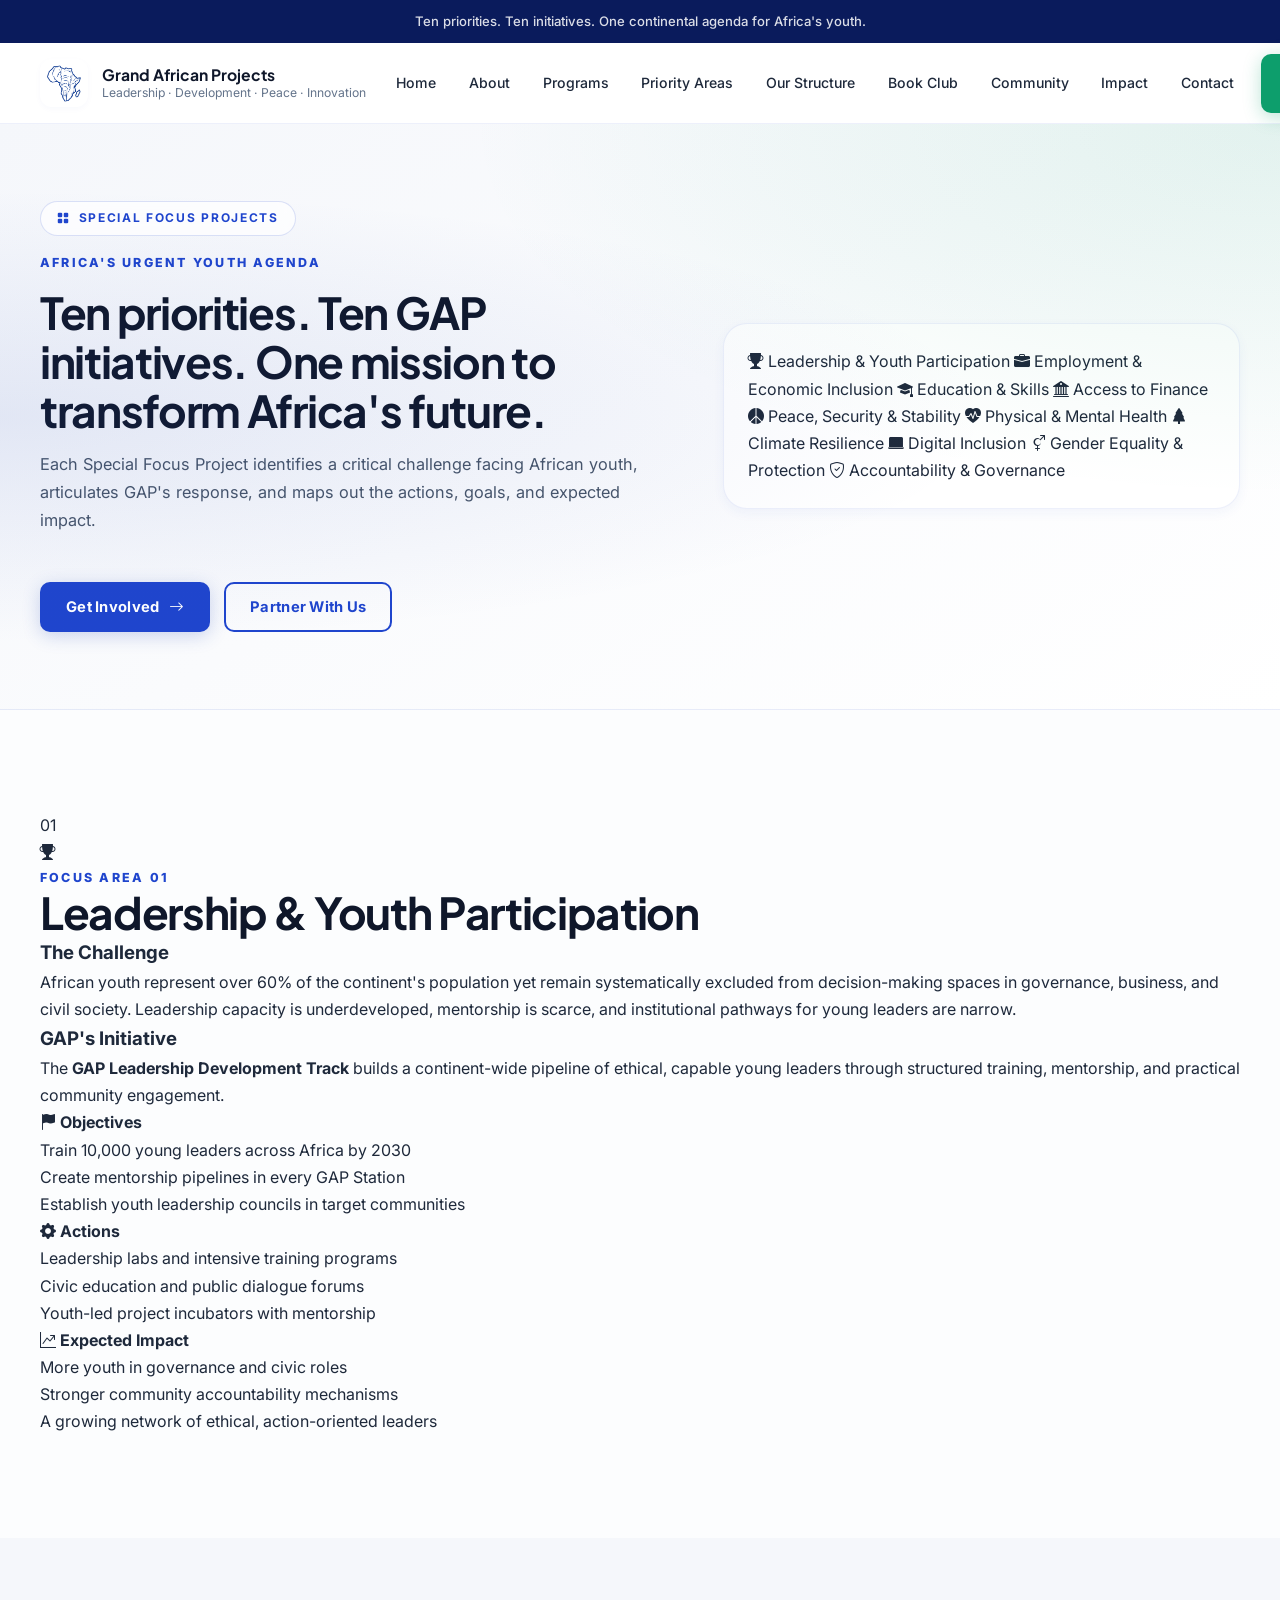
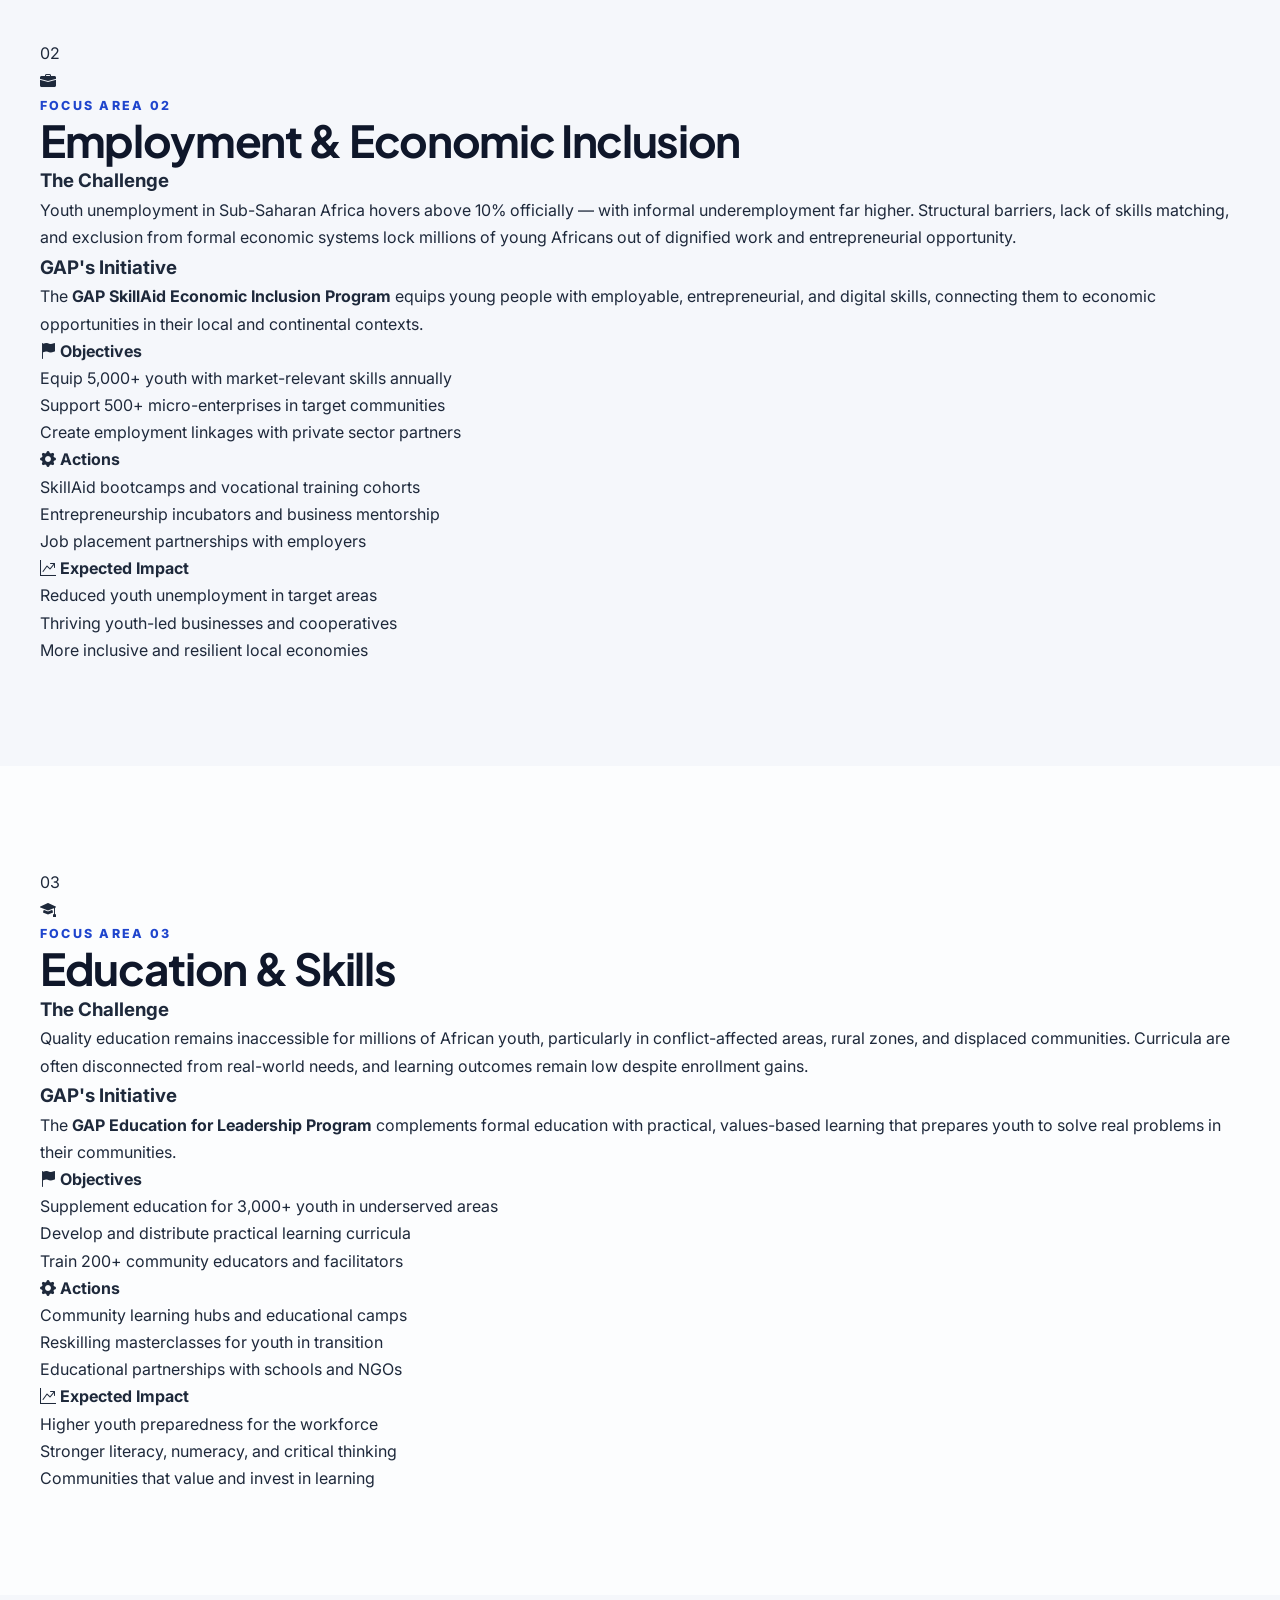
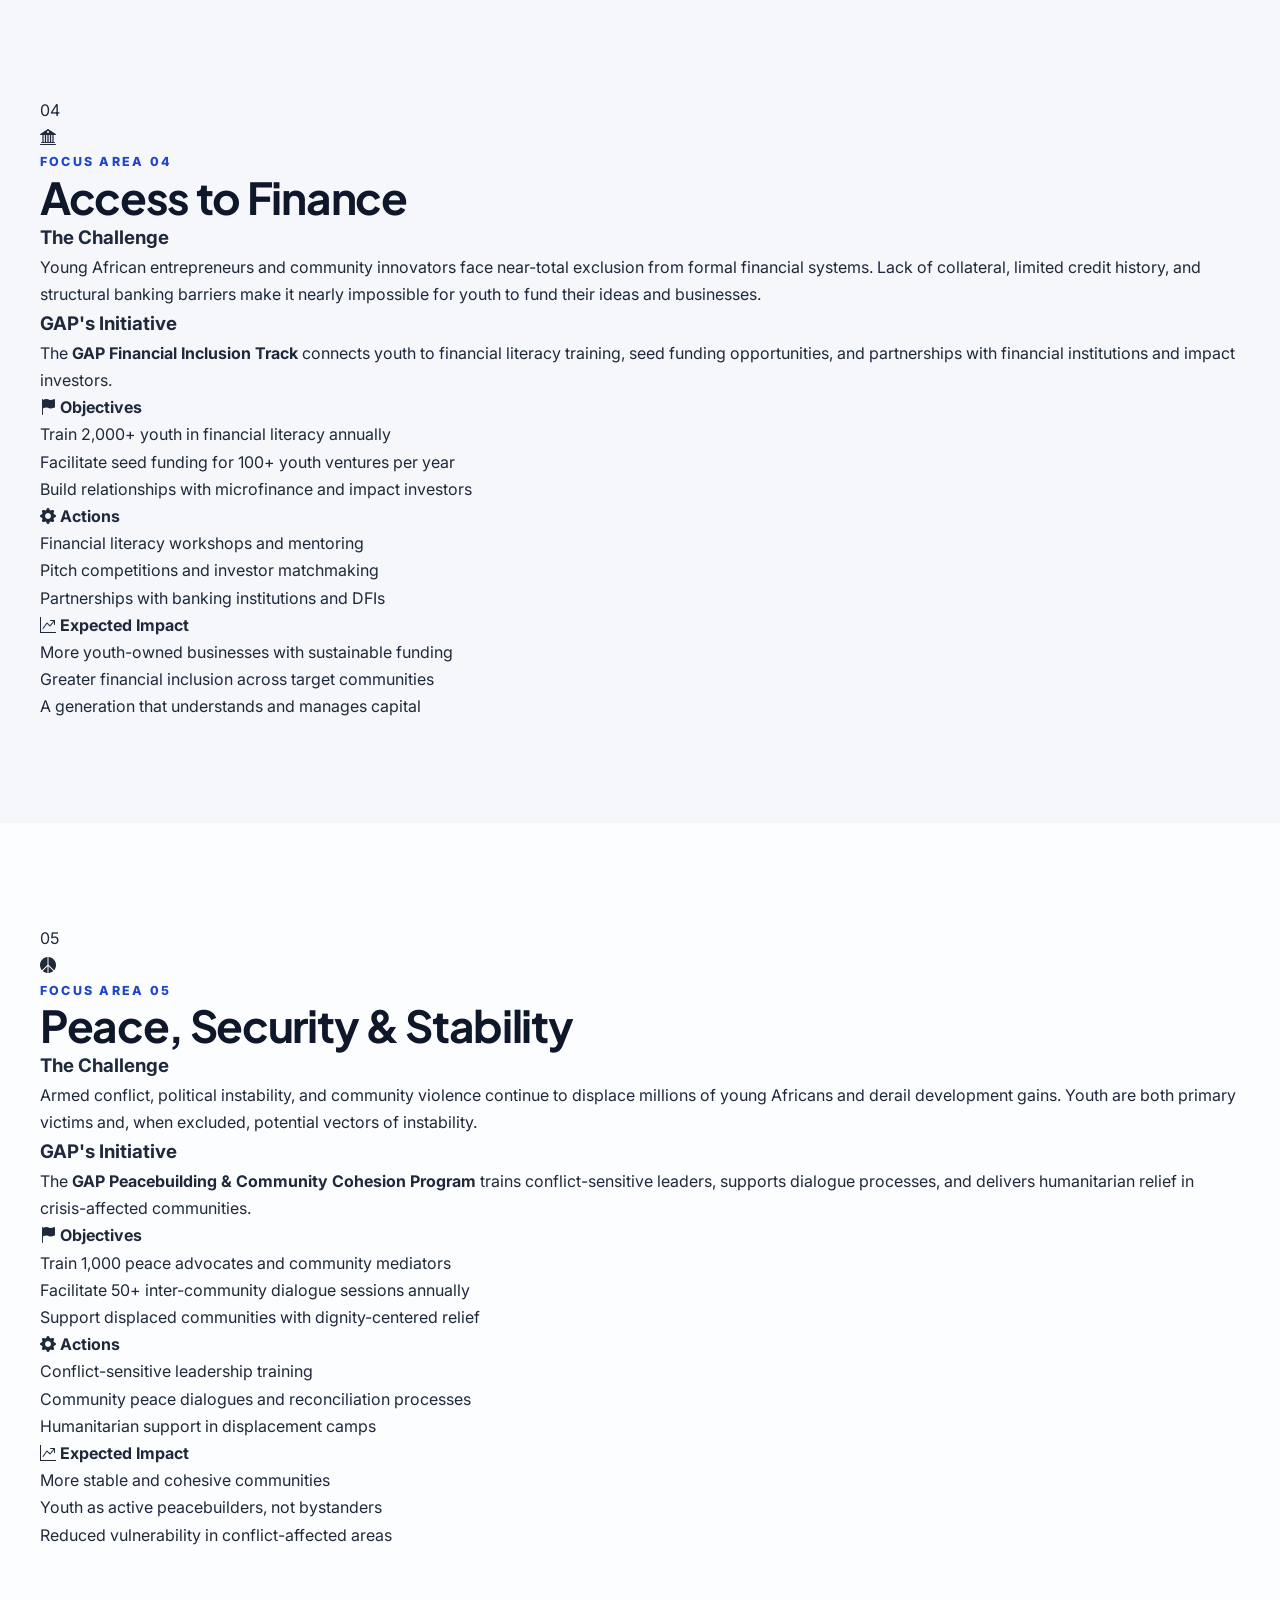
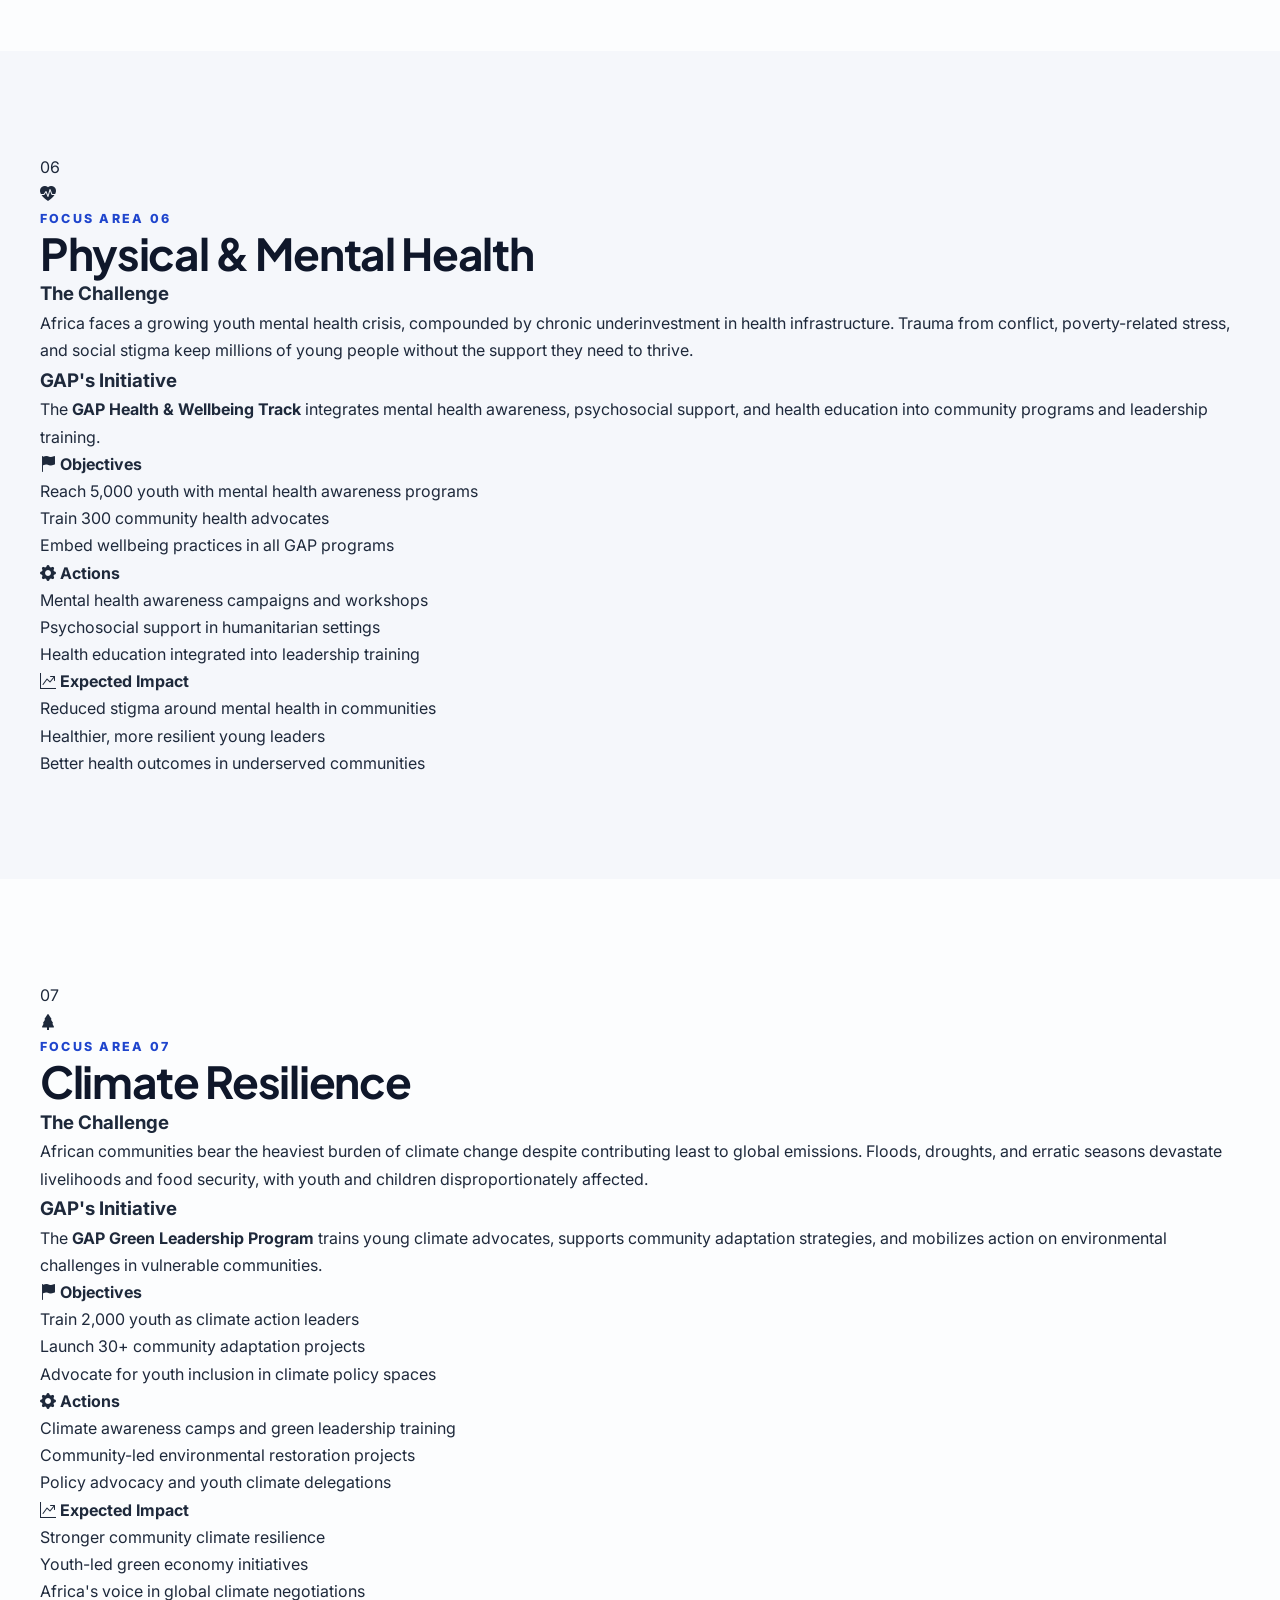
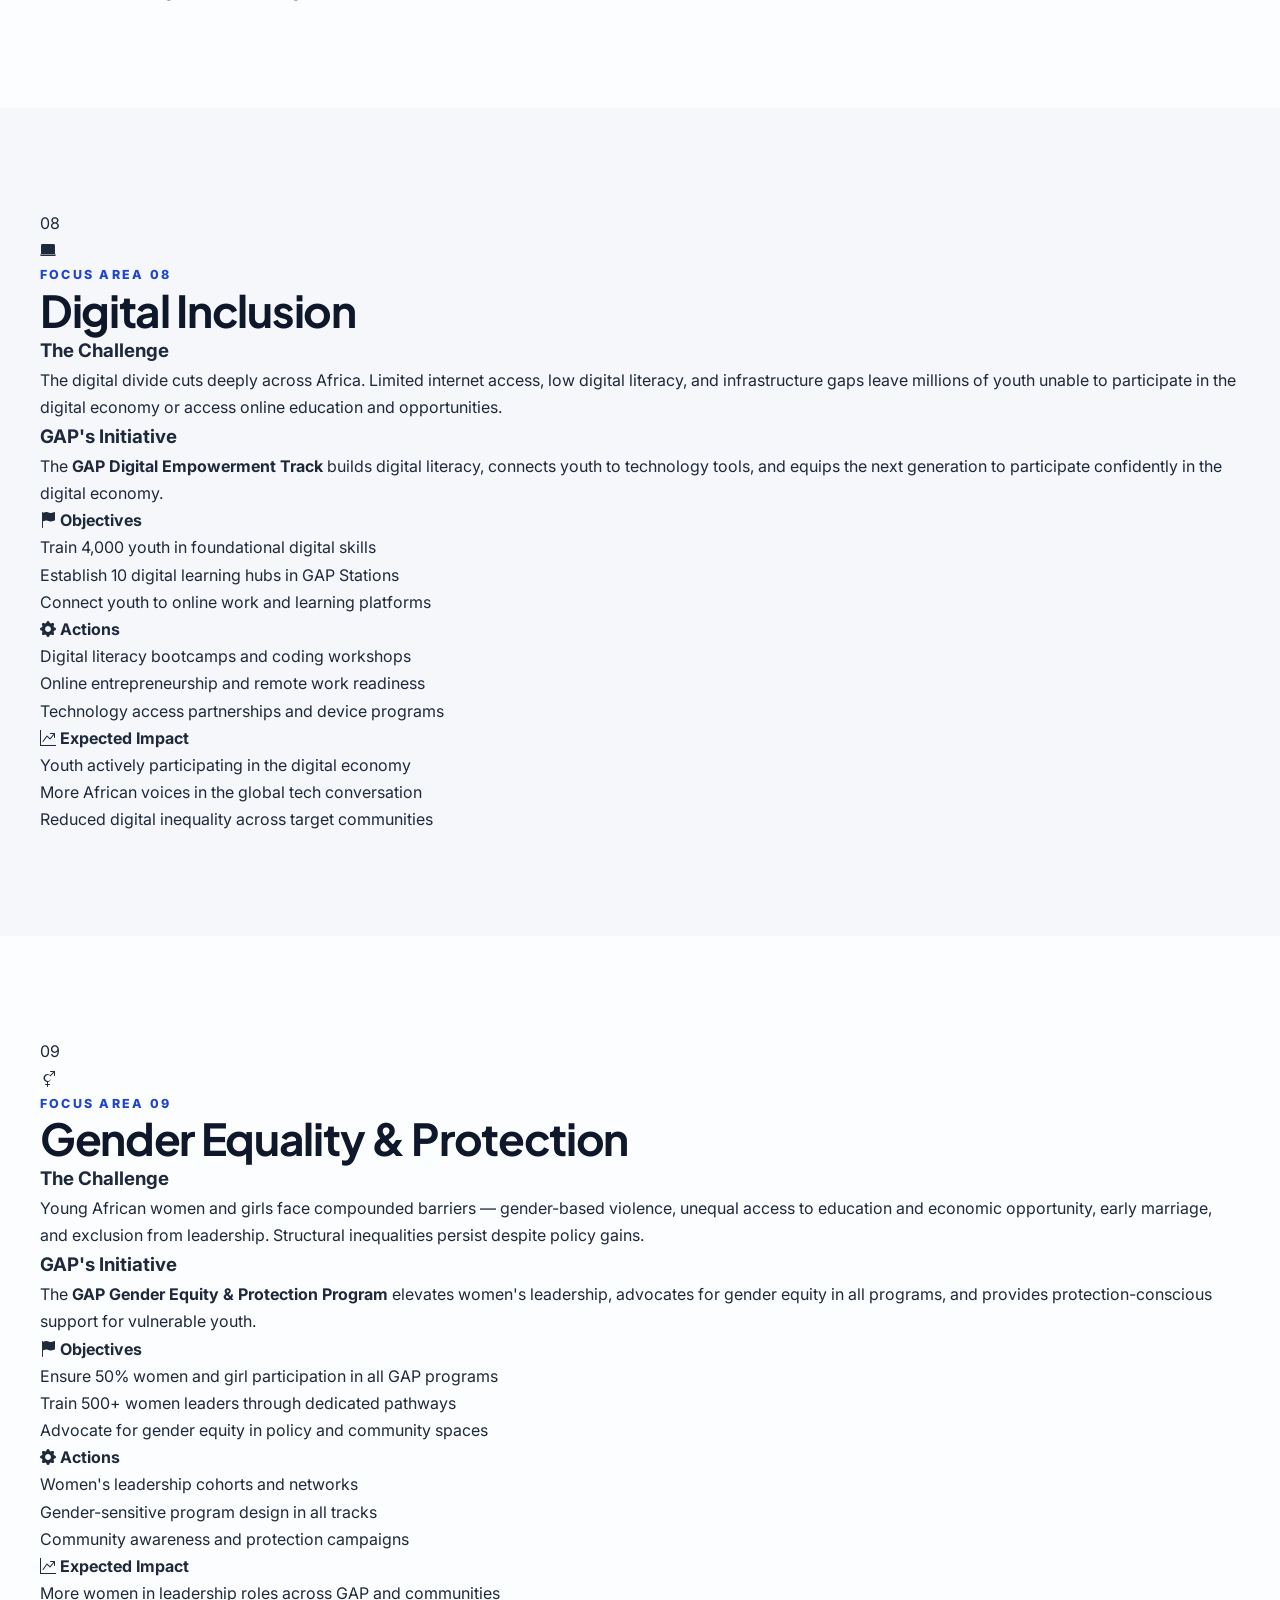
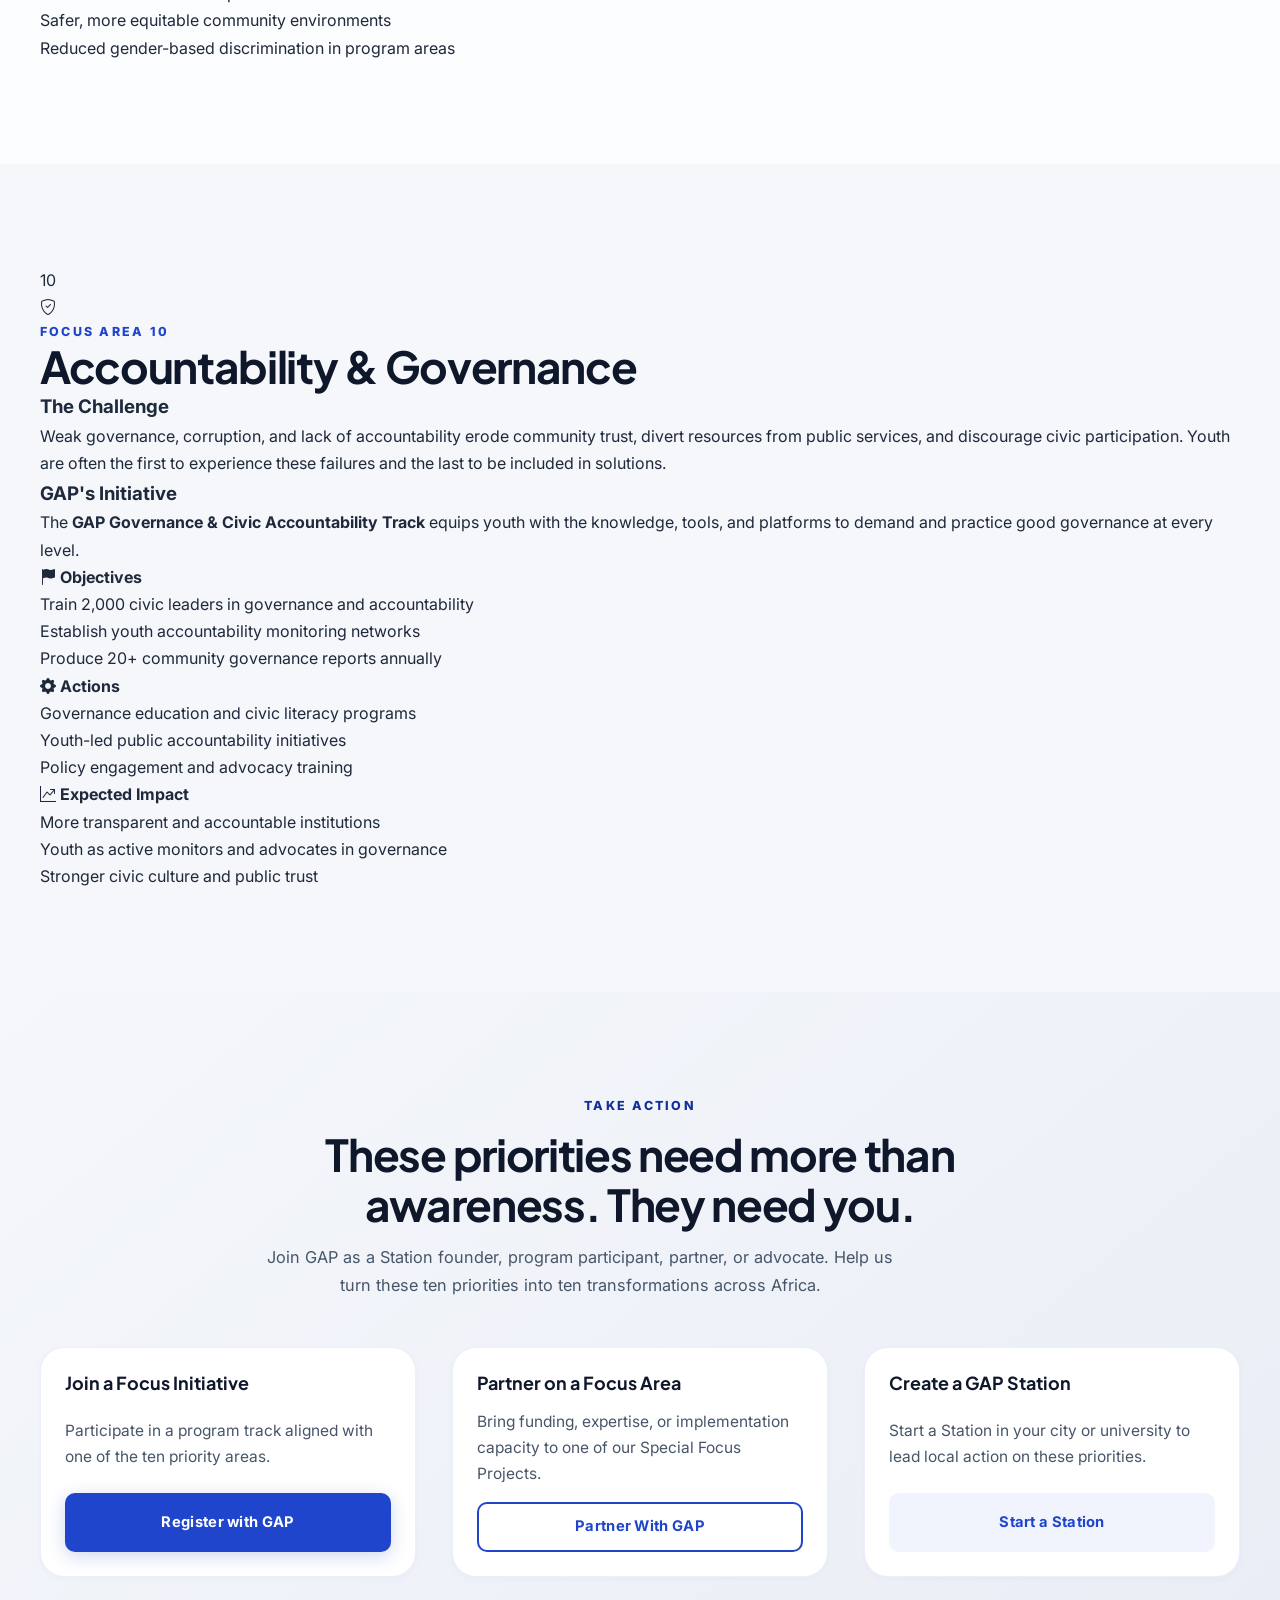
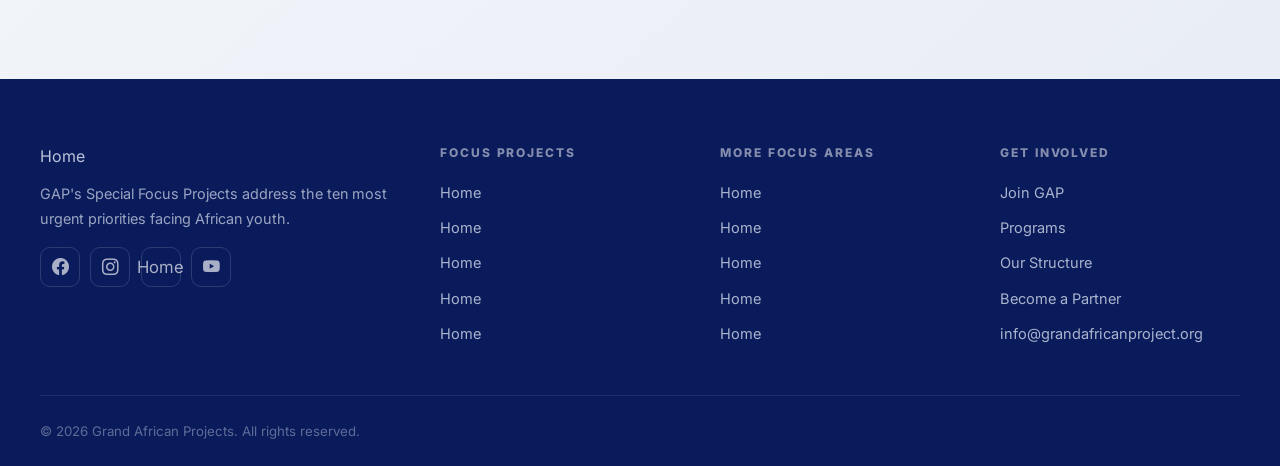
<file: special-focus.html>
<!DOCTYPE html>
<html lang="en" data-theme="light">
<head>
  <meta charset="utf-8">
  <meta name="viewport" content="width=device-width, initial-scale=1">
  <title>Special Focus Projects | Grand African Projects</title>
  <meta name="description" content="Explore GAP's ten Special Focus Projects addressing the most urgent priorities facing African youth: leadership, employment, education, finance, peace, health, climate, digital inclusion, gender equality, and governance.">
  <meta name="keywords" content="GAP special focus, African youth priorities, leadership, employment, education, climate, digital inclusion, gender equality, governance, peacebuilding Africa">
  <meta name="theme-color" content="#0A2540">
  <meta property="og:title" content="Special Focus Projects | Grand African Projects">
  <meta property="og:description" content="Ten initiatives addressing Africa's most urgent youth priorities.">
  <meta property="og:type" content="website">
  <link rel="canonical" href="https://grandafricanproject.org/special-focus.html">
  <link rel="icon" type="image/png" sizes="32x32" href="assets/img/logo.png">
  <link rel="icon" type="image/png" sizes="16x16" href="assets/img/logo.png">
  <link rel="apple-touch-icon" sizes="180x180" href="assets/img/logo.png">
  <link rel="shortcut icon" href="assets/img/logo.png" type="image/x-icon">
  <link rel="preconnect" href="https://fonts.googleapis.com">
  <link rel="preconnect" href="https://fonts.gstatic.com" crossorigin>
  <link href="https://fonts.googleapis.com/css2?family=Inter:wght@400;500;600;700;800&family=Poppins:wght@600;700;800&display=swap" rel="stylesheet">
  <link rel="stylesheet" href="assets/vendor/bootstrap-icons/bootstrap-icons.css">
  <link rel="stylesheet" href="assets/css/site.css">
  <script defer src="assets/js/translations.js"></script>
  <script src="assets/js/translate.js"></script>
  <script src="https://translate.google.com/translate_a/element.js?cb=googleTranslateElementInit"></script>
  <script defer src="assets/js/site.js"></script>
</head>
<body data-page="focus">
  <a class="skip-link" href="#main">Skip to content</a>
  <header class="site-header">
    <div class="announcement">
      <div class="container">Ten priorities. Ten initiatives. One continental agenda for Africa's youth.</div>
    </div>
    <div class="container nav-shell">
      <a class="brand" href="index.html" aria-label="Grand African Projects home">
        <img src="assets/img/logo.png" alt="Grand African Projects logo" width="52" height="52">
        <div>
          <div class="brand-title">Grand African Projects</div>
          <div class="brand-copy">Leadership. Development. Peace. Innovation.</div>
        </div>
      </a>
      <nav class="site-nav" id="primary-navigation" data-nav aria-label="Primary">
        <a class="nav-link" href="index.html">Home</a>
        <a class="nav-link" href="about.html">About</a>
        <a class="nav-link" href="programs.html">Programs</a>
        <a class="nav-link" href="programs.html#special-focus">Focus Projects</a>
        <a class="nav-link" href="about.html#structure">Our Structure</a>
        <a class="nav-link" href="bookclub.html">Book Club</a>
        <a class="nav-link" href="community.html">Community</a>
        <a class="nav-link" href="impact.html">Impact</a>
        <a class="nav-link" href="contact.html">Contact</a>
        <a class="button button-accent nav-cta" href="join.html">Join GAP <i class="bi bi-arrow-right"></i></a>
      </nav>
      <div class="header-tools">
          <div id="google_translate_element"></div>
        <button class="nav-toggle" type="button" data-nav-toggle aria-expanded="false" aria-controls="primary-navigation" aria-label="Ouvrir la navigation">
          <i class="bi bi-list" aria-hidden="true"></i>
        </button>
      </div>
    </div>
  </header>

  <main id="main">
    <section class="page-hero">
      <div class="container page-hero-grid">
        <div data-reveal>
          <span class="eyebrow"><i class="bi bi-grid-fill" aria-hidden="true"></i> Special Focus Projects</span>
          <div class="section-header" style="margin-top: 1rem;">
            <span class="section-kicker">Africa's urgent youth agenda</span>
            <h1 class="section-heading">Ten priorities. Ten GAP initiatives. One mission to transform Africa's future.</h1>
            <p class="section-copy">Each Special Focus Project identifies a critical challenge facing African youth, articulates GAP's response, and maps out the actions, goals, and expected impact.</p>
          </div>
          <div class="actions">
            <a class="button" href="join.html">Get Involved <i class="bi bi-arrow-right"></i></a>
            <a class="button button-outline" href="contact.html#partner-form">Partner With Us</a>
          </div>
        </div>
        <div class="page-hero-card" data-reveal>
          <div class="focus-nav-list">
            <a href="#leadership" class="focus-nav-item"><i class="bi bi-trophy-fill"></i> Leadership &amp; Youth Participation</a>
            <a href="#economy" class="focus-nav-item"><i class="bi bi-briefcase-fill"></i> Employment &amp; Economic Inclusion</a>
            <a href="#education" class="focus-nav-item"><i class="bi bi-mortarboard-fill"></i> Education &amp; Skills</a>
            <a href="#finance" class="focus-nav-item"><i class="bi bi-bank2"></i> Access to Finance</a>
            <a href="#peace" class="focus-nav-item"><i class="bi bi-peace-fill"></i> Peace, Security &amp; Stability</a>
            <a href="#health" class="focus-nav-item"><i class="bi bi-heart-pulse-fill"></i> Physical &amp; Mental Health</a>
            <a href="#climate" class="focus-nav-item"><i class="bi bi-tree-fill"></i> Climate Resilience</a>
            <a href="#digital" class="focus-nav-item"><i class="bi bi-laptop-fill"></i> Digital Inclusion</a>
            <a href="#gender" class="focus-nav-item"><i class="bi bi-gender-ambiguous"></i> Gender Equality &amp; Protection</a>
            <a href="#governance" class="focus-nav-item"><i class="bi bi-shield-check"></i> Accountability &amp; Governance</a>
          </div>
        </div>
      </div>
    </section>

    <!-- FOCUS 1: LEADERSHIP -->
    <section class="section focus-section" id="leadership">
      <div class="container focus-grid">
        <div class="focus-header" data-reveal>
          <div class="focus-number">01</div>
          <div class="focus-icon-wrap"><i class="bi bi-trophy-fill" aria-hidden="true"></i></div>
          <span class="section-kicker">Focus Area 01</span>
          <h2 class="section-heading">Leadership &amp; Youth Participation</h2>
        </div>
        <div class="focus-content" data-reveal>
          <div class="focus-problem">
            <h3 class="focus-label">The Challenge</h3>
            <p>African youth represent over 60% of the continent's population yet remain systematically excluded from decision-making spaces in governance, business, and civil society. Leadership capacity is underdeveloped, mentorship is scarce, and institutional pathways for young leaders are narrow.</p>
          </div>
          <div class="focus-initiative">
            <h3 class="focus-label">GAP's Initiative</h3>
            <p>The <strong>GAP Leadership Development Track</strong> builds a continent-wide pipeline of ethical, capable young leaders through structured training, mentorship, and practical community engagement.</p>
          </div>
          <div class="focus-three-cols">
            <div class="focus-col">
              <h4 class="focus-sublabel"><i class="bi bi-flag-fill"></i> Objectives</h4>
              <ul>
                <li>Train 10,000 young leaders across Africa by 2030</li>
                <li>Create mentorship pipelines in every GAP Station</li>
                <li>Establish youth leadership councils in target communities</li>
              </ul>
            </div>
            <div class="focus-col">
              <h4 class="focus-sublabel"><i class="bi bi-gear-fill"></i> Actions</h4>
              <ul>
                <li>Leadership labs and intensive training programs</li>
                <li>Civic education and public dialogue forums</li>
                <li>Youth-led project incubators with mentorship</li>
              </ul>
            </div>
            <div class="focus-col">
              <h4 class="focus-sublabel"><i class="bi bi-graph-up-arrow"></i> Expected Impact</h4>
              <ul>
                <li>More youth in governance and civic roles</li>
                <li>Stronger community accountability mechanisms</li>
                <li>A growing network of ethical, action-oriented leaders</li>
              </ul>
            </div>
          </div>
        </div>
      </div>
    </section>

    <!-- FOCUS 2: ECONOMY -->
    <section class="section surface-muted focus-section" id="economy">
      <div class="container focus-grid">
        <div class="focus-header" data-reveal>
          <div class="focus-number">02</div>
          <div class="focus-icon-wrap accent"><i class="bi bi-briefcase-fill" aria-hidden="true"></i></div>
          <span class="section-kicker">Focus Area 02</span>
          <h2 class="section-heading">Employment &amp; Economic Inclusion</h2>
        </div>
        <div class="focus-content" data-reveal>
          <div class="focus-problem">
            <h3 class="focus-label">The Challenge</h3>
            <p>Youth unemployment in Sub-Saharan Africa hovers above 10% officially — with informal underemployment far higher. Structural barriers, lack of skills matching, and exclusion from formal economic systems lock millions of young Africans out of dignified work and entrepreneurial opportunity.</p>
          </div>
          <div class="focus-initiative">
            <h3 class="focus-label">GAP's Initiative</h3>
            <p>The <strong>GAP SkillAid Economic Inclusion Program</strong> equips young people with employable, entrepreneurial, and digital skills, connecting them to economic opportunities in their local and continental contexts.</p>
          </div>
          <div class="focus-three-cols">
            <div class="focus-col">
              <h4 class="focus-sublabel"><i class="bi bi-flag-fill"></i> Objectives</h4>
              <ul>
                <li>Equip 5,000+ youth with market-relevant skills annually</li>
                <li>Support 500+ micro-enterprises in target communities</li>
                <li>Create employment linkages with private sector partners</li>
              </ul>
            </div>
            <div class="focus-col">
              <h4 class="focus-sublabel"><i class="bi bi-gear-fill"></i> Actions</h4>
              <ul>
                <li>SkillAid bootcamps and vocational training cohorts</li>
                <li>Entrepreneurship incubators and business mentorship</li>
                <li>Job placement partnerships with employers</li>
              </ul>
            </div>
            <div class="focus-col">
              <h4 class="focus-sublabel"><i class="bi bi-graph-up-arrow"></i> Expected Impact</h4>
              <ul>
                <li>Reduced youth unemployment in target areas</li>
                <li>Thriving youth-led businesses and cooperatives</li>
                <li>More inclusive and resilient local economies</li>
              </ul>
            </div>
          </div>
        </div>
      </div>
    </section>

    <!-- FOCUS 3: EDUCATION -->
    <section class="section focus-section" id="education">
      <div class="container focus-grid">
        <div class="focus-header" data-reveal>
          <div class="focus-number">03</div>
          <div class="focus-icon-wrap"><i class="bi bi-mortarboard-fill" aria-hidden="true"></i></div>
          <span class="section-kicker">Focus Area 03</span>
          <h2 class="section-heading">Education &amp; Skills</h2>
        </div>
        <div class="focus-content" data-reveal>
          <div class="focus-problem">
            <h3 class="focus-label">The Challenge</h3>
            <p>Quality education remains inaccessible for millions of African youth, particularly in conflict-affected areas, rural zones, and displaced communities. Curricula are often disconnected from real-world needs, and learning outcomes remain low despite enrollment gains.</p>
          </div>
          <div class="focus-initiative">
            <h3 class="focus-label">GAP's Initiative</h3>
            <p>The <strong>GAP Education for Leadership Program</strong> complements formal education with practical, values-based learning that prepares youth to solve real problems in their communities.</p>
          </div>
          <div class="focus-three-cols">
            <div class="focus-col">
              <h4 class="focus-sublabel"><i class="bi bi-flag-fill"></i> Objectives</h4>
              <ul>
                <li>Supplement education for 3,000+ youth in underserved areas</li>
                <li>Develop and distribute practical learning curricula</li>
                <li>Train 200+ community educators and facilitators</li>
              </ul>
            </div>
            <div class="focus-col">
              <h4 class="focus-sublabel"><i class="bi bi-gear-fill"></i> Actions</h4>
              <ul>
                <li>Community learning hubs and educational camps</li>
                <li>Reskilling masterclasses for youth in transition</li>
                <li>Educational partnerships with schools and NGOs</li>
              </ul>
            </div>
            <div class="focus-col">
              <h4 class="focus-sublabel"><i class="bi bi-graph-up-arrow"></i> Expected Impact</h4>
              <ul>
                <li>Higher youth preparedness for the workforce</li>
                <li>Stronger literacy, numeracy, and critical thinking</li>
                <li>Communities that value and invest in learning</li>
              </ul>
            </div>
          </div>
        </div>
      </div>
    </section>

    <!-- FOCUS 4: FINANCE -->
    <section class="section surface-muted focus-section" id="finance">
      <div class="container focus-grid">
        <div class="focus-header" data-reveal>
          <div class="focus-number">04</div>
          <div class="focus-icon-wrap accent"><i class="bi bi-bank2" aria-hidden="true"></i></div>
          <span class="section-kicker">Focus Area 04</span>
          <h2 class="section-heading">Access to Finance</h2>
        </div>
        <div class="focus-content" data-reveal>
          <div class="focus-problem">
            <h3 class="focus-label">The Challenge</h3>
            <p>Young African entrepreneurs and community innovators face near-total exclusion from formal financial systems. Lack of collateral, limited credit history, and structural banking barriers make it nearly impossible for youth to fund their ideas and businesses.</p>
          </div>
          <div class="focus-initiative">
            <h3 class="focus-label">GAP's Initiative</h3>
            <p>The <strong>GAP Financial Inclusion Track</strong> connects youth to financial literacy training, seed funding opportunities, and partnerships with financial institutions and impact investors.</p>
          </div>
          <div class="focus-three-cols">
            <div class="focus-col">
              <h4 class="focus-sublabel"><i class="bi bi-flag-fill"></i> Objectives</h4>
              <ul>
                <li>Train 2,000+ youth in financial literacy annually</li>
                <li>Facilitate seed funding for 100+ youth ventures per year</li>
                <li>Build relationships with microfinance and impact investors</li>
              </ul>
            </div>
            <div class="focus-col">
              <h4 class="focus-sublabel"><i class="bi bi-gear-fill"></i> Actions</h4>
              <ul>
                <li>Financial literacy workshops and mentoring</li>
                <li>Pitch competitions and investor matchmaking</li>
                <li>Partnerships with banking institutions and DFIs</li>
              </ul>
            </div>
            <div class="focus-col">
              <h4 class="focus-sublabel"><i class="bi bi-graph-up-arrow"></i> Expected Impact</h4>
              <ul>
                <li>More youth-owned businesses with sustainable funding</li>
                <li>Greater financial inclusion across target communities</li>
                <li>A generation that understands and manages capital</li>
              </ul>
            </div>
          </div>
        </div>
      </div>
    </section>

    <!-- FOCUS 5: PEACE -->
    <section class="section focus-section" id="peace">
      <div class="container focus-grid">
        <div class="focus-header" data-reveal>
          <div class="focus-number">05</div>
          <div class="focus-icon-wrap"><i class="bi bi-peace-fill" aria-hidden="true"></i></div>
          <span class="section-kicker">Focus Area 05</span>
          <h2 class="section-heading">Peace, Security &amp; Stability</h2>
        </div>
        <div class="focus-content" data-reveal>
          <div class="focus-problem">
            <h3 class="focus-label">The Challenge</h3>
            <p>Armed conflict, political instability, and community violence continue to displace millions of young Africans and derail development gains. Youth are both primary victims and, when excluded, potential vectors of instability.</p>
          </div>
          <div class="focus-initiative">
            <h3 class="focus-label">GAP's Initiative</h3>
            <p>The <strong>GAP Peacebuilding &amp; Community Cohesion Program</strong> trains conflict-sensitive leaders, supports dialogue processes, and delivers humanitarian relief in crisis-affected communities.</p>
          </div>
          <div class="focus-three-cols">
            <div class="focus-col">
              <h4 class="focus-sublabel"><i class="bi bi-flag-fill"></i> Objectives</h4>
              <ul>
                <li>Train 1,000 peace advocates and community mediators</li>
                <li>Facilitate 50+ inter-community dialogue sessions annually</li>
                <li>Support displaced communities with dignity-centered relief</li>
              </ul>
            </div>
            <div class="focus-col">
              <h4 class="focus-sublabel"><i class="bi bi-gear-fill"></i> Actions</h4>
              <ul>
                <li>Conflict-sensitive leadership training</li>
                <li>Community peace dialogues and reconciliation processes</li>
                <li>Humanitarian support in displacement camps</li>
              </ul>
            </div>
            <div class="focus-col">
              <h4 class="focus-sublabel"><i class="bi bi-graph-up-arrow"></i> Expected Impact</h4>
              <ul>
                <li>More stable and cohesive communities</li>
                <li>Youth as active peacebuilders, not bystanders</li>
                <li>Reduced vulnerability in conflict-affected areas</li>
              </ul>
            </div>
          </div>
        </div>
      </div>
    </section>

    <!-- FOCUS 6: HEALTH -->
    <section class="section surface-muted focus-section" id="health">
      <div class="container focus-grid">
        <div class="focus-header" data-reveal>
          <div class="focus-number">06</div>
          <div class="focus-icon-wrap accent"><i class="bi bi-heart-pulse-fill" aria-hidden="true"></i></div>
          <span class="section-kicker">Focus Area 06</span>
          <h2 class="section-heading">Physical &amp; Mental Health</h2>
        </div>
        <div class="focus-content" data-reveal>
          <div class="focus-problem">
            <h3 class="focus-label">The Challenge</h3>
            <p>Africa faces a growing youth mental health crisis, compounded by chronic underinvestment in health infrastructure. Trauma from conflict, poverty-related stress, and social stigma keep millions of young people without the support they need to thrive.</p>
          </div>
          <div class="focus-initiative">
            <h3 class="focus-label">GAP's Initiative</h3>
            <p>The <strong>GAP Health &amp; Wellbeing Track</strong> integrates mental health awareness, psychosocial support, and health education into community programs and leadership training.</p>
          </div>
          <div class="focus-three-cols">
            <div class="focus-col">
              <h4 class="focus-sublabel"><i class="bi bi-flag-fill"></i> Objectives</h4>
              <ul>
                <li>Reach 5,000 youth with mental health awareness programs</li>
                <li>Train 300 community health advocates</li>
                <li>Embed wellbeing practices in all GAP programs</li>
              </ul>
            </div>
            <div class="focus-col">
              <h4 class="focus-sublabel"><i class="bi bi-gear-fill"></i> Actions</h4>
              <ul>
                <li>Mental health awareness campaigns and workshops</li>
                <li>Psychosocial support in humanitarian settings</li>
                <li>Health education integrated into leadership training</li>
              </ul>
            </div>
            <div class="focus-col">
              <h4 class="focus-sublabel"><i class="bi bi-graph-up-arrow"></i> Expected Impact</h4>
              <ul>
                <li>Reduced stigma around mental health in communities</li>
                <li>Healthier, more resilient young leaders</li>
                <li>Better health outcomes in underserved communities</li>
              </ul>
            </div>
          </div>
        </div>
      </div>
    </section>

    <!-- FOCUS 7: CLIMATE -->
    <section class="section focus-section" id="climate">
      <div class="container focus-grid">
        <div class="focus-header" data-reveal>
          <div class="focus-number">07</div>
          <div class="focus-icon-wrap"><i class="bi bi-tree-fill" aria-hidden="true"></i></div>
          <span class="section-kicker">Focus Area 07</span>
          <h2 class="section-heading">Climate Resilience</h2>
        </div>
        <div class="focus-content" data-reveal>
          <div class="focus-problem">
            <h3 class="focus-label">The Challenge</h3>
            <p>African communities bear the heaviest burden of climate change despite contributing least to global emissions. Floods, droughts, and erratic seasons devastate livelihoods and food security, with youth and children disproportionately affected.</p>
          </div>
          <div class="focus-initiative">
            <h3 class="focus-label">GAP's Initiative</h3>
            <p>The <strong>GAP Green Leadership Program</strong> trains young climate advocates, supports community adaptation strategies, and mobilizes action on environmental challenges in vulnerable communities.</p>
          </div>
          <div class="focus-three-cols">
            <div class="focus-col">
              <h4 class="focus-sublabel"><i class="bi bi-flag-fill"></i> Objectives</h4>
              <ul>
                <li>Train 2,000 youth as climate action leaders</li>
                <li>Launch 30+ community adaptation projects</li>
                <li>Advocate for youth inclusion in climate policy spaces</li>
              </ul>
            </div>
            <div class="focus-col">
              <h4 class="focus-sublabel"><i class="bi bi-gear-fill"></i> Actions</h4>
              <ul>
                <li>Climate awareness camps and green leadership training</li>
                <li>Community-led environmental restoration projects</li>
                <li>Policy advocacy and youth climate delegations</li>
              </ul>
            </div>
            <div class="focus-col">
              <h4 class="focus-sublabel"><i class="bi bi-graph-up-arrow"></i> Expected Impact</h4>
              <ul>
                <li>Stronger community climate resilience</li>
                <li>Youth-led green economy initiatives</li>
                <li>Africa's voice in global climate negotiations</li>
              </ul>
            </div>
          </div>
        </div>
      </div>
    </section>

    <!-- FOCUS 8: DIGITAL -->
    <section class="section surface-muted focus-section" id="digital">
      <div class="container focus-grid">
        <div class="focus-header" data-reveal>
          <div class="focus-number">08</div>
          <div class="focus-icon-wrap accent"><i class="bi bi-laptop-fill" aria-hidden="true"></i></div>
          <span class="section-kicker">Focus Area 08</span>
          <h2 class="section-heading">Digital Inclusion</h2>
        </div>
        <div class="focus-content" data-reveal>
          <div class="focus-problem">
            <h3 class="focus-label">The Challenge</h3>
            <p>The digital divide cuts deeply across Africa. Limited internet access, low digital literacy, and infrastructure gaps leave millions of youth unable to participate in the digital economy or access online education and opportunities.</p>
          </div>
          <div class="focus-initiative">
            <h3 class="focus-label">GAP's Initiative</h3>
            <p>The <strong>GAP Digital Empowerment Track</strong> builds digital literacy, connects youth to technology tools, and equips the next generation to participate confidently in the digital economy.</p>
          </div>
          <div class="focus-three-cols">
            <div class="focus-col">
              <h4 class="focus-sublabel"><i class="bi bi-flag-fill"></i> Objectives</h4>
              <ul>
                <li>Train 4,000 youth in foundational digital skills</li>
                <li>Establish 10 digital learning hubs in GAP Stations</li>
                <li>Connect youth to online work and learning platforms</li>
              </ul>
            </div>
            <div class="focus-col">
              <h4 class="focus-sublabel"><i class="bi bi-gear-fill"></i> Actions</h4>
              <ul>
                <li>Digital literacy bootcamps and coding workshops</li>
                <li>Online entrepreneurship and remote work readiness</li>
                <li>Technology access partnerships and device programs</li>
              </ul>
            </div>
            <div class="focus-col">
              <h4 class="focus-sublabel"><i class="bi bi-graph-up-arrow"></i> Expected Impact</h4>
              <ul>
                <li>Youth actively participating in the digital economy</li>
                <li>More African voices in the global tech conversation</li>
                <li>Reduced digital inequality across target communities</li>
              </ul>
            </div>
          </div>
        </div>
      </div>
    </section>

    <!-- FOCUS 9: GENDER -->
    <section class="section focus-section" id="gender">
      <div class="container focus-grid">
        <div class="focus-header" data-reveal>
          <div class="focus-number">09</div>
          <div class="focus-icon-wrap"><i class="bi bi-gender-ambiguous" aria-hidden="true"></i></div>
          <span class="section-kicker">Focus Area 09</span>
          <h2 class="section-heading">Gender Equality &amp; Protection</h2>
        </div>
        <div class="focus-content" data-reveal>
          <div class="focus-problem">
            <h3 class="focus-label">The Challenge</h3>
            <p>Young African women and girls face compounded barriers — gender-based violence, unequal access to education and economic opportunity, early marriage, and exclusion from leadership. Structural inequalities persist despite policy gains.</p>
          </div>
          <div class="focus-initiative">
            <h3 class="focus-label">GAP's Initiative</h3>
            <p>The <strong>GAP Gender Equity &amp; Protection Program</strong> elevates women's leadership, advocates for gender equity in all programs, and provides protection-conscious support for vulnerable youth.</p>
          </div>
          <div class="focus-three-cols">
            <div class="focus-col">
              <h4 class="focus-sublabel"><i class="bi bi-flag-fill"></i> Objectives</h4>
              <ul>
                <li>Ensure 50% women and girl participation in all GAP programs</li>
                <li>Train 500+ women leaders through dedicated pathways</li>
                <li>Advocate for gender equity in policy and community spaces</li>
              </ul>
            </div>
            <div class="focus-col">
              <h4 class="focus-sublabel"><i class="bi bi-gear-fill"></i> Actions</h4>
              <ul>
                <li>Women's leadership cohorts and networks</li>
                <li>Gender-sensitive program design in all tracks</li>
                <li>Community awareness and protection campaigns</li>
              </ul>
            </div>
            <div class="focus-col">
              <h4 class="focus-sublabel"><i class="bi bi-graph-up-arrow"></i> Expected Impact</h4>
              <ul>
                <li>More women in leadership roles across GAP and communities</li>
                <li>Safer, more equitable community environments</li>
                <li>Reduced gender-based discrimination in program areas</li>
              </ul>
            </div>
          </div>
        </div>
      </div>
    </section>

    <!-- FOCUS 10: GOVERNANCE -->
    <section class="section surface-muted focus-section" id="governance">
      <div class="container focus-grid">
        <div class="focus-header" data-reveal>
          <div class="focus-number">10</div>
          <div class="focus-icon-wrap accent"><i class="bi bi-shield-check" aria-hidden="true"></i></div>
          <span class="section-kicker">Focus Area 10</span>
          <h2 class="section-heading">Accountability &amp; Governance</h2>
        </div>
        <div class="focus-content" data-reveal>
          <div class="focus-problem">
            <h3 class="focus-label">The Challenge</h3>
            <p>Weak governance, corruption, and lack of accountability erode community trust, divert resources from public services, and discourage civic participation. Youth are often the first to experience these failures and the last to be included in solutions.</p>
          </div>
          <div class="focus-initiative">
            <h3 class="focus-label">GAP's Initiative</h3>
            <p>The <strong>GAP Governance &amp; Civic Accountability Track</strong> equips youth with the knowledge, tools, and platforms to demand and practice good governance at every level.</p>
          </div>
          <div class="focus-three-cols">
            <div class="focus-col">
              <h4 class="focus-sublabel"><i class="bi bi-flag-fill"></i> Objectives</h4>
              <ul>
                <li>Train 2,000 civic leaders in governance and accountability</li>
                <li>Establish youth accountability monitoring networks</li>
                <li>Produce 20+ community governance reports annually</li>
              </ul>
            </div>
            <div class="focus-col">
              <h4 class="focus-sublabel"><i class="bi bi-gear-fill"></i> Actions</h4>
              <ul>
                <li>Governance education and civic literacy programs</li>
                <li>Youth-led public accountability initiatives</li>
                <li>Policy engagement and advocacy training</li>
              </ul>
            </div>
            <div class="focus-col">
              <h4 class="focus-sublabel"><i class="bi bi-graph-up-arrow"></i> Expected Impact</h4>
              <ul>
                <li>More transparent and accountable institutions</li>
                <li>Youth as active monitors and advocates in governance</li>
                <li>Stronger civic culture and public trust</li>
              </ul>
            </div>
          </div>
        </div>
      </div>
    </section>

    <!-- CTA -->
    <section class="section surface-brand">
      <div class="container">
        <div class="section-header" data-reveal style="max-width: 760px; margin-inline: auto; text-align: center;">
          <span class="section-kicker">Take Action</span>
          <h2 class="section-heading">These priorities need more than awareness. They need you.</h2>
          <p class="section-copy">Join GAP as a Station founder, program participant, partner, or advocate. Help us turn these ten priorities into ten transformations across Africa.</p>
        </div>
        <div class="cta-grid" data-reveal>
          <article class="cta-card">
            <h3 class="card-title">Join a Focus Initiative</h3>
            <p class="card-copy">Participate in a program track aligned with one of the ten priority areas.</p>
            <a class="button is-block" href="join.html">Register with GAP</a>
          </article>
          <article class="cta-card">
            <h3 class="card-title">Partner on a Focus Area</h3>
            <p class="card-copy">Bring funding, expertise, or implementation capacity to one of our Special Focus Projects.</p>
            <a class="button button-outline is-block" href="contact.html#partner-form">Partner With GAP</a>
          </article>
          <article class="cta-card">
            <h3 class="card-title">Create a GAP Station</h3>
            <p class="card-copy">Start a Station in your city or university to lead local action on these priorities.</p>
            <a class="button button-ghost is-block" href="join.html#station-founder">Start a Station</a>
          </article>
        </div>
      </div>
    </section>
  </main>

  <footer class="site-footer">
    <div class="container">
      <div class="footer-grid">
        <div class="footer-column">
          <a class="brand" href="index.html">
            <img src="assets/img/logo.png" alt="Grand African Projects logo" width="52" height="52" loading="lazy">
            <div>
              <div class="brand-title">Grand African Projects</div>
              <div class="brand-copy">A platform for Africa's next generation of leaders and solutions.</div>
            </div>
          </a>
          <p class="card-copy">GAP's Special Focus Projects address the ten most urgent priorities facing African youth.</p>
          <div class="social-links">
            <a class="social-link" href="https://www.facebook.com/GrandAfricanProjects" aria-label="Facebook"><i class="bi bi-facebook"></i></a>
            <a class="social-link" href="https://www.instagram.com/grandafricanprojects?igsh=MTlhd29kMHR5dHFyNw==" aria-label="Instagram"><i class="bi bi-instagram"></i></a>
            <a class="social-link" href="https://www.linkedin.com/company/grand-african-projects/" aria-label="LinkedIn"><i class="bi bi-linkedin"></i></a>
            <a class="social-link" href="https://www.youtube.com/@GrandAfricanProjectsNGO" aria-label="YouTube"><i class="bi bi-youtube"></i></a>
          </div>
        </div>
        <div class="footer-column">
          <div class="footer-title">Focus Projects</div>
          <div class="footer-links">
            <a href="#leadership">Leadership &amp; Youth Participation</a>
            <a href="#economy">Employment &amp; Economic Inclusion</a>
            <a href="#education">Education &amp; Skills</a>
            <a href="#finance">Access to Finance</a>
            <a href="#peace">Peace, Security &amp; Stability</a>
          </div>
        </div>
        <div class="footer-column">
          <div class="footer-title">More Focus Areas</div>
          <div class="footer-links">
            <a href="#health">Physical &amp; Mental Health</a>
            <a href="#climate">Climate Resilience</a>
            <a href="#digital">Digital Inclusion</a>
            <a href="#gender">Gender Equality &amp; Protection</a>
            <a href="#governance">Accountability &amp; Governance</a>
          </div>
        </div>
        <div class="footer-column">
          <div class="footer-title">Get Involved</div>
          <div class="footer-links">
            <a href="join.html">Join GAP</a>
            <a href="programs.html">All Programs</a>
            <a href="about.html#structure">Our Structure</a>
            <a href="contact.html#partner-form">Partner With Us</a>
            <a href="mailto:info@grandafricanproject.org">info@grandafricanproject.org</a>
          </div>
        </div>
      </div>
      <div class="footer-bottom">
        <span>&copy; <span data-year></span> Grand African Projects. All rights reserved.</span>
      </div>
    </div>
  </footer>
</body>
</html>
</file>
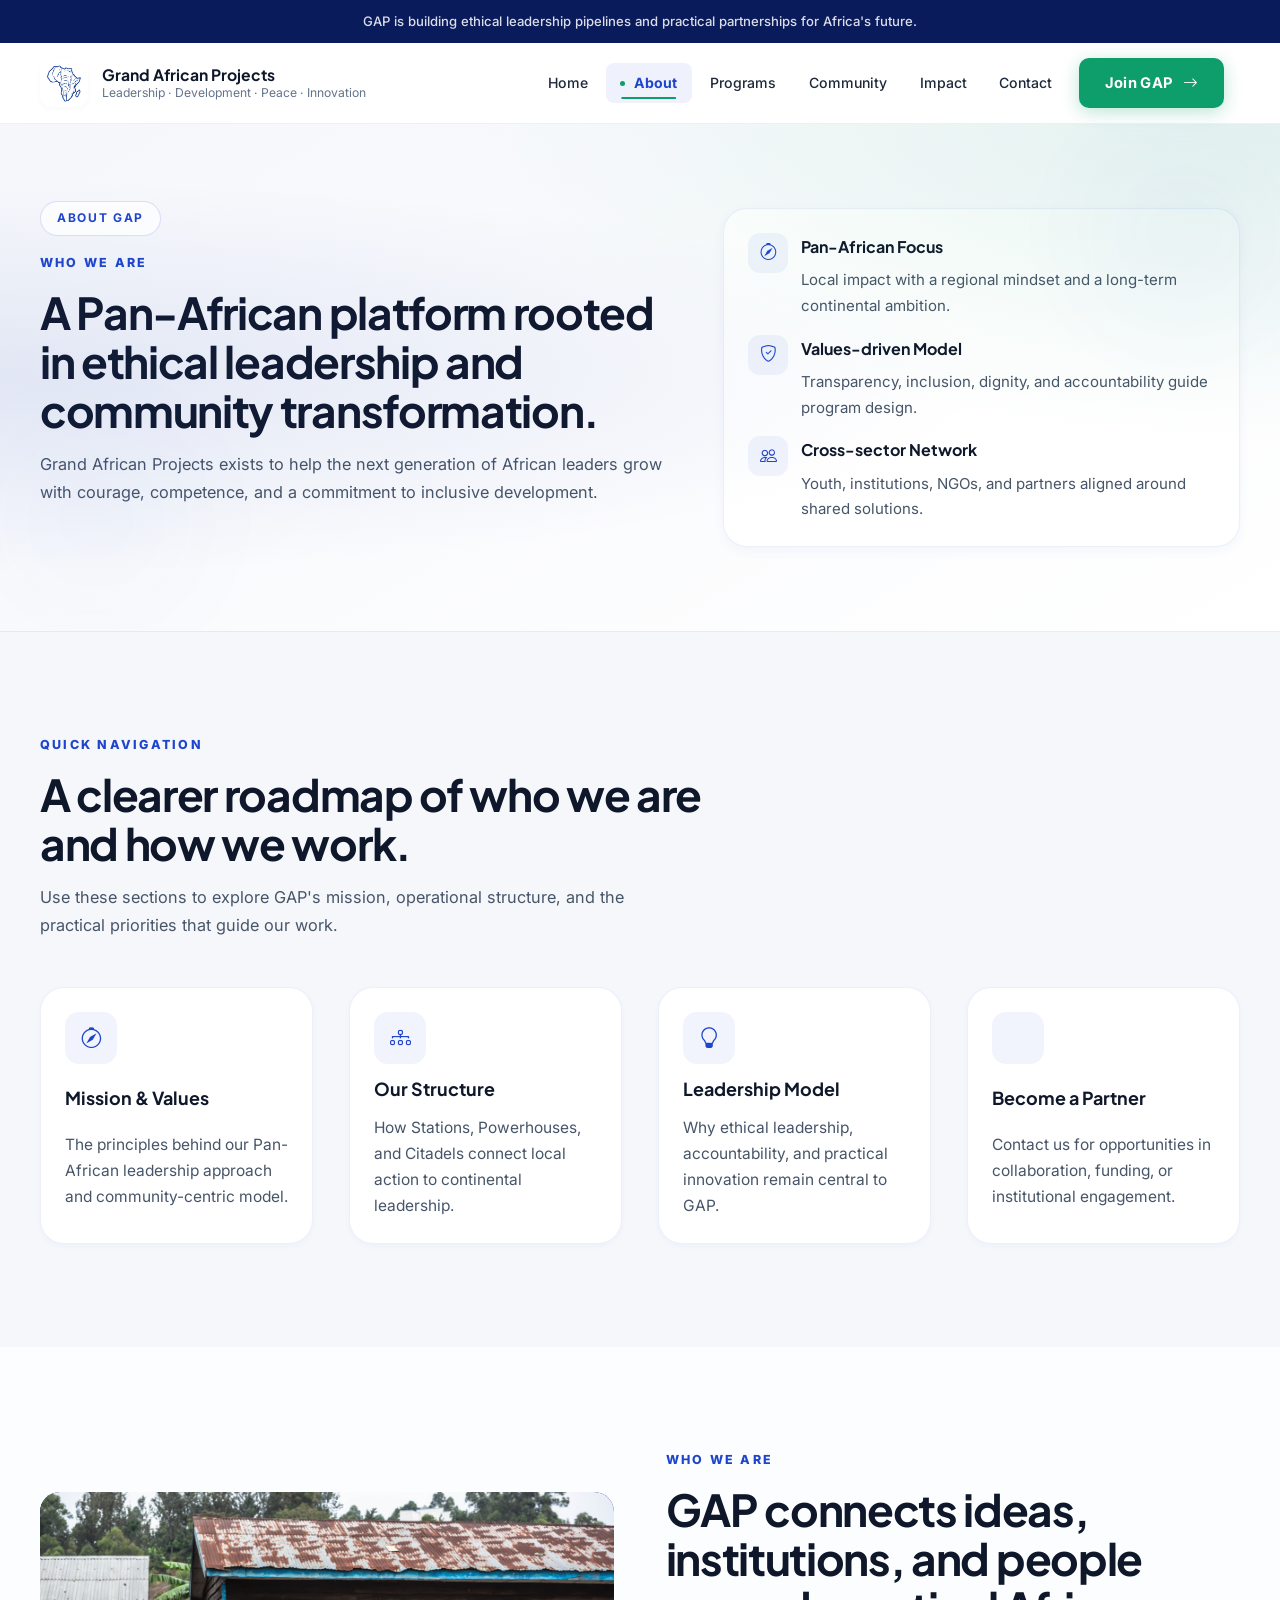
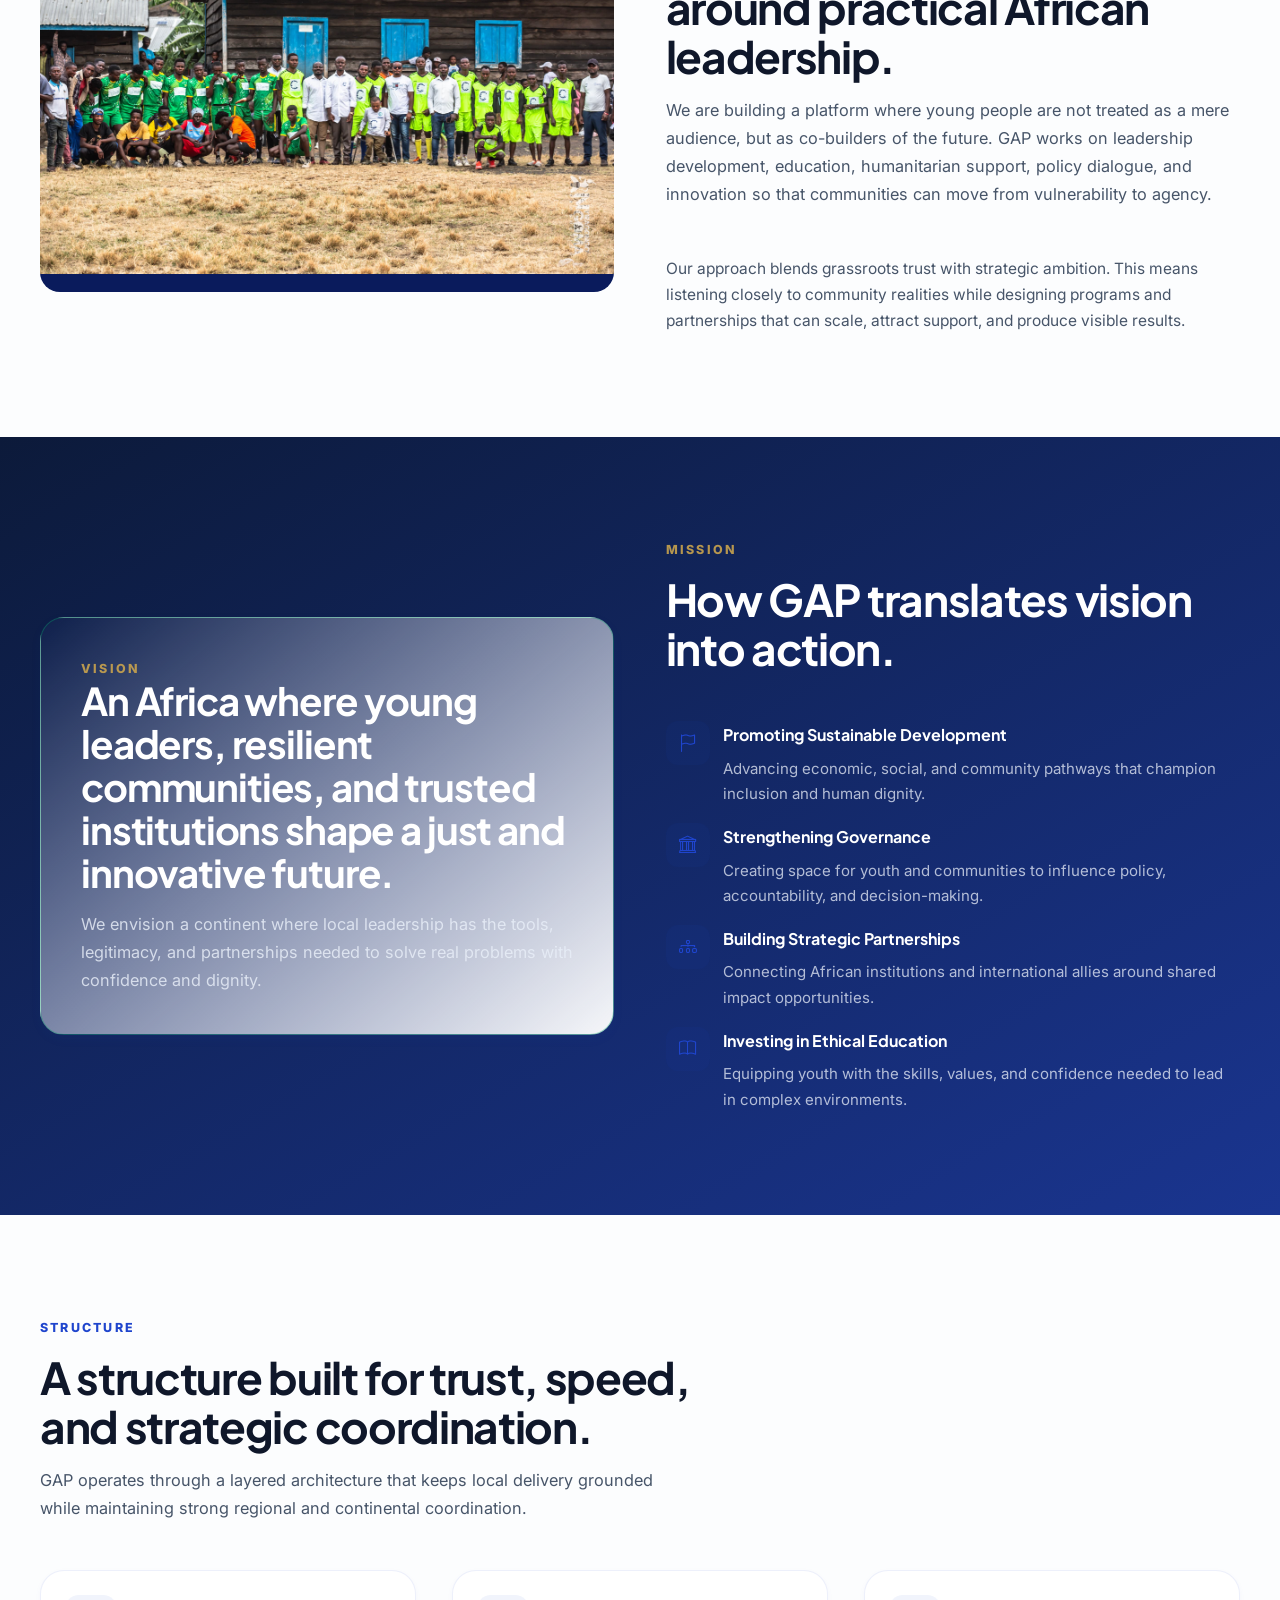
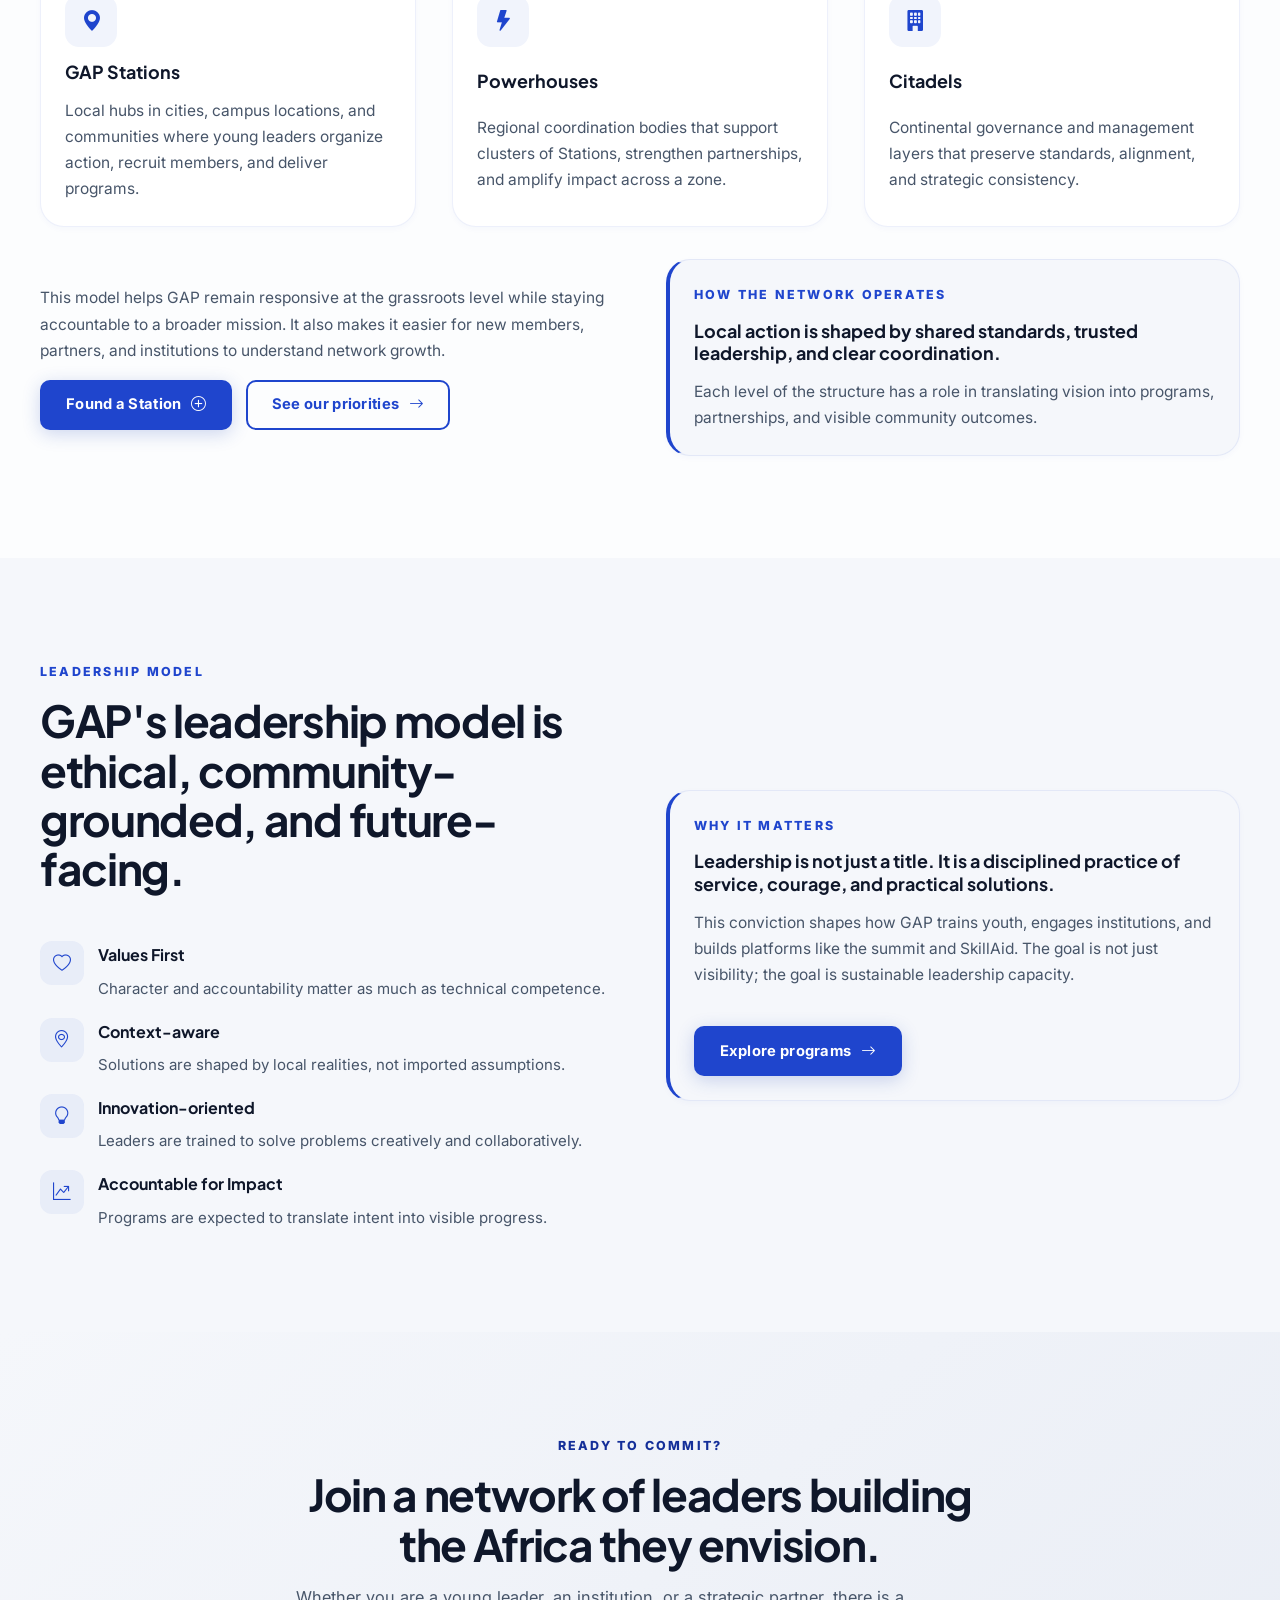
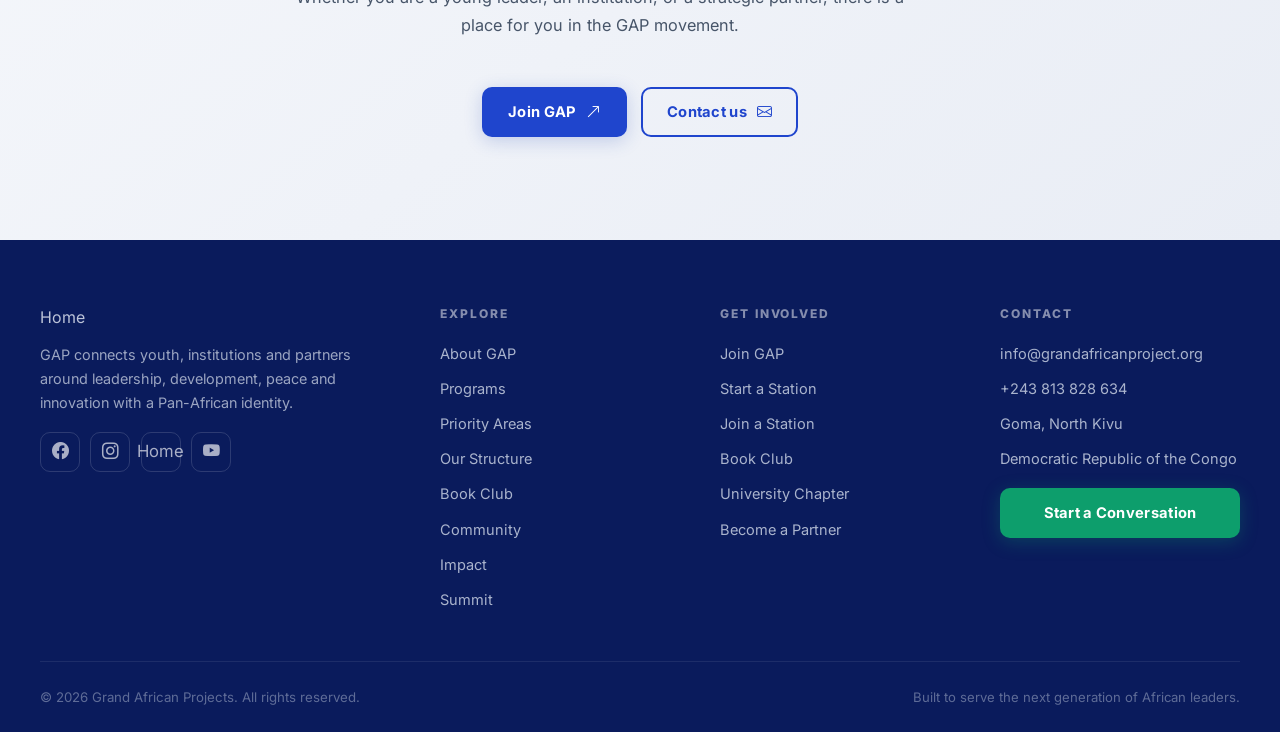
<file: structure.html>
<!DOCTYPE html>
<html lang="en" data-theme="light">
<head>
  <meta charset="utf-8">
  <meta name="viewport" content="width=device-width, initial-scale=1">
  <meta http-equiv="refresh" content="0; url=about.html#structure">
  <meta name="robots" content="noindex">
  <title>Redirecting to GAP about page</title>
  <script>window.location.replace('about.html#structure');</script>
  <meta name="description" content="Discover how Grand African Projects is organized through GAP Stations, Powerhouses, and Citadels — a three-tier model connecting grassroots leadership to continental governance.">
  <meta name="keywords" content="GAP structure, GAP Stations, Powerhouses, Citadels, organizational model, African leadership network, governance">
  <meta name="theme-color" content="#0A2540">
  <meta property="og:title" content="Our Structure | Grand African Projects">
  <meta property="og:description" content="Stations, Powerhouses, and Citadels — GAP's three-tier model for Pan-African leadership and governance.">
  <meta property="og:type" content="website">
  <link rel="canonical" href="https://grandafricanproject.org/structure.html">
  <link rel="icon" type="image/png" sizes="32x32" href="assets/img/logo.png">
  <link rel="icon" type="image/png" sizes="16x16" href="assets/img/logo.png">
  <link rel="apple-touch-icon" sizes="180x180" href="assets/img/logo.png">
  <link rel="shortcut icon" href="assets/img/logo.png" type="image/x-icon">
  <link rel="preconnect" href="https://fonts.googleapis.com">
  <link rel="preconnect" href="https://fonts.gstatic.com" crossorigin>
  <link href="https://fonts.googleapis.com/css2?family=Inter:wght@400;500;600;700;800&family=Poppins:wght@600;700;800&display=swap" rel="stylesheet">
  <link rel="stylesheet" href="assets/vendor/bootstrap-icons/bootstrap-icons.css">
  <link rel="stylesheet" href="assets/css/site.css">
  <script defer src="assets/js/translations.js"></script>
  <script src="assets/js/translate.js"></script>
  <script src="https://translate.google.com/translate_a/element.js?cb=googleTranslateElementInit"></script>
  <script defer src="assets/js/site.js"></script>
</head>
<body data-page="struct">
  <a class="skip-link" href="#main">Skip to content</a>
  <header class="site-header">
    <div class="announcement">
      <div class="container">GAP is built on trust, accountability, and a clear structure from grassroots to continental scale.</div>
    </div>
    <div class="container nav-shell">
      <a class="brand" href="index.html" aria-label="Grand African Projects home">
        <img src="assets/img/logo.png" alt="Grand African Projects logo" width="52" height="52">
        <div>
          <div class="brand-title">Grand African Projects</div>
          <div class="brand-copy">Leadership. Development. Peace. Innovation.</div>
        </div>
      </a>
      <nav class="site-nav" id="primary-navigation" data-nav aria-label="Primary">
        <a class="nav-link" href="index.html">Home</a>
        <a class="nav-link" href="about.html">About</a>
        <a class="nav-link" href="programs.html">Programs</a>
        <a class="nav-link" href="programs.html#special-focus">Focus Projects</a>
        <a class="nav-link" href="about.html#structure">Our Structure</a>
        <a class="nav-link" href="bookclub.html">Book Club</a>
        <a class="nav-link" href="community.html">Community</a>
        <a class="nav-link" href="impact.html">Impact</a>
        <a class="nav-link" href="contact.html">Contact</a>
        <a class="button button-accent nav-cta" href="join.html">Join GAP <i class="bi bi-arrow-right"></i></a>
      </nav>
      <div class="header-tools">
          <div id="google_translate_element"></div>
        <button class="nav-toggle" type="button" data-nav-toggle aria-expanded="false" aria-controls="primary-navigation" aria-label="Ouvrir la navigation">
          <i class="bi bi-list" aria-hidden="true"></i>
        </button>
      </div>
      </div>
    </div>
  </header>

  <main id="main">
    <section class="page-hero">
      <div class="container page-hero-grid">
        <div data-reveal>
          <span class="eyebrow"><i class="bi bi-diagram-3-fill" aria-hidden="true"></i> Our Structure</span>
          <div class="section-header" style="margin-top: 1rem;">
            <span class="section-kicker">Organizational model</span>
            <h1 class="section-heading">A three-tier structure connecting grassroots action to continental leadership.</h1>
            <p class="section-copy">GAP operates through Stations, Powerhouses, and Citadels — each level with distinct roles, governance responsibilities, and accountability to the communities and mission they serve.</p>
          </div>
          <div class="actions">
            <a class="button" href="join.html#station-founder">Create a Station <i class="bi bi-plus-circle"></i></a>
            <a class="button button-outline" href="#org-chart">See the Chart <i class="bi bi-diagram-3"></i></a>
          </div>
        </div>
        <div class="page-hero-card" data-reveal>
          <ul class="page-hero-list">
            <li>
              <i class="bi bi-geo-alt-fill"></i>
              <div>
                <strong class="detail-title">GAP Stations</strong>
                <p class="detail-copy">Local chapters in cities and universities — the entry point for members and programs.</p>
              </div>
            </li>
            <li>
              <i class="bi bi-lightning-fill"></i>
              <div>
                <strong class="detail-title">Powerhouses</strong>
                <p class="detail-copy">Regional coordination centers amplifying multiple Stations across a zone.</p>
              </div>
            </li>
            <li>
              <i class="bi bi-building-fill"></i>
              <div>
                <strong class="detail-title">Citadels</strong>
                <p class="detail-copy">Continental governance bodies setting direction and maintaining organizational integrity.</p>
              </div>
            </li>
          </ul>
        </div>
      </div>
    </section>

    <!-- ORG CHART / INFOGRAPHIC -->
    <section class="section surface-muted" id="org-chart">
      <div class="container">
        <div class="section-header" data-reveal>
          <span class="section-kicker">How it works</span>
          <h2 class="section-heading">From community to continent — a clear chain of purpose and accountability.</h2>
          <p class="section-copy">Each tier in the GAP structure serves a distinct function while remaining deeply connected to the levels above and below it.</p>
        </div>
        <div class="org-chart" data-reveal aria-label="GAP organizational structure diagram">
          <div class="org-tier citadel-tier">
            <div class="org-tier-badge">Level 3</div>
            <div class="org-tier-icon"><i class="bi bi-building-fill"></i></div>
            <h3>Citadels</h3>
            <p>Continental governance &amp; strategic direction</p>
          </div>
          <div class="org-connector"><i class="bi bi-arrow-down"></i></div>
          <div class="org-tier powerhouse-tier">
            <div class="org-tier-badge">Level 2</div>
            <div class="org-tier-icon"><i class="bi bi-lightning-fill"></i></div>
            <h3>Powerhouses</h3>
            <p>Regional coordination &amp; amplification</p>
          </div>
          <div class="org-connector"><i class="bi bi-arrow-down"></i></div>
          <div class="org-tier station-tier">
            <div class="org-tier-badge">Level 1</div>
            <div class="org-tier-icon"><i class="bi bi-geo-alt-fill"></i></div>
            <h3>GAP Stations</h3>
            <p>Grassroots delivery &amp; community presence</p>
          </div>
          <div class="org-connector"><i class="bi bi-arrow-down"></i></div>
          <div class="org-tier community-tier">
            <div class="org-tier-badge">Foundation</div>
            <div class="org-tier-icon"><i class="bi bi-people-fill"></i></div>
            <h3>Communities &amp; Youth</h3>
            <p>The people whose realities shape everything we do</p>
          </div>
        </div>
      </div>
    </section>

    <!-- STATIONS -->
    <section class="section" id="stations">
      <div class="container">
        <div class="section-header" data-reveal>
          <span class="section-kicker">Level 01</span>
          <h2 class="section-heading"><i class="bi bi-geo-alt-fill" style="color: var(--color-accent);"></i> GAP Stations</h2>
          <p class="section-copy">Stations are the heartbeat of the GAP network. They are local chapters founded and led by young people in cities, universities, and communities across Africa.</p>
        </div>
        <div class="split-grid" data-reveal>
          <div>
            <div class="structure-detail-grid">
              <article class="structure-detail-card">
                <i class="bi bi-people-fill" aria-hidden="true"></i>
                <div>
                  <h3 class="card-title">What is a Station?</h3>
                  <p class="card-copy">A GAP Station is a locally organized group of young leaders committed to implementing GAP's vision, values, and programs in their city or campus. It is the primary point of contact between GAP and the communities it serves.</p>
                </div>
              </article>
              <article class="structure-detail-card">
                <i class="bi bi-person-badge-fill" aria-hidden="true"></i>
                <div>
                  <h3 class="card-title">Roles &amp; Governance</h3>
                  <p class="card-copy">Each Station is led by a founding team including a Station Leader, Deputy, Secretary, and Program Coordinators. The team is elected by Station members and accountable to the community and the Powerhouse above them.</p>
                </div>
              </article>
              <article class="structure-detail-card">
                <i class="bi bi-list-check" aria-hidden="true"></i>
                <div>
                  <h3 class="card-title">Responsibilities</h3>
                  <ul class="card-copy" style="padding-left: 1.2rem; margin-top: 0.5rem;">
                    <li>Implement GAP programs locally</li>
                    <li>Recruit and onboard members</li>
                    <li>Organize community events and projects</li>
                    <li>Report to the Powerhouse quarterly</li>
                    <li>Uphold GAP values and ethical standards</li>
                  </ul>
                </div>
              </article>
              <article class="structure-detail-card">
                <i class="bi bi-arrow-repeat" aria-hidden="true"></i>
                <div>
                  <h3 class="card-title">Membership &amp; Size</h3>
                  <p class="card-copy">Each GAP Station is composed of <strong>15 to 20 active members</strong>. This size ensures cohesion, accountability, and the ability to effectively deliver programs at the local level.</p>
                </div>
              </article>
              <article class="structure-detail-card">
                <i class="bi bi-arrow-repeat" aria-hidden="true"></i>
                <div>
                  <h3 class="card-title">Leadership Renewal</h3>
                  <p class="card-copy">Station leadership serves a <strong>1-year mandate</strong>, renewable but not consecutively — ensuring fresh leadership, broader participation, and accountability. Outgoing leaders transition to advisory or mentor roles.</p>
                </div>
              </article>
            </div>
          </div>
          <div class="structure-level-visual station-visual" data-reveal>
            <div class="structure-visual-card">
              <div class="structure-visual-badge"><i class="bi bi-geo-alt-fill"></i></div>
              <h3>Start a GAP Station</h3>
              <p>You can found a Station in your city or university in 4 steps:</p>
              <div class="steps" style="margin-top: 1rem;">
                <article class="step">
                  <i class="bi bi-1-circle"></i>
                  <div><strong>Register on the Join page</strong><p class="card-copy">Select "GAP Station Founder" and fill in your details.</p></div>
                </article>
                <article class="step">
                  <i class="bi bi-2-circle"></i>
                  <div><strong>Receive onboarding kit</strong><p class="card-copy">GAP will send you the Station Founding Guide and resources.</p></div>
                </article>
                <article class="step">
                  <i class="bi bi-3-circle"></i>
                  <div><strong>Build your team</strong><p class="card-copy">Recruit founding members and organize your first meeting.</p></div>
                </article>
                <article class="step">
                  <i class="bi bi-4-circle"></i>
                  <div><strong>Launch officially</strong><p class="card-copy">Get recognized by your Powerhouse and start implementing programs.</p></div>
                </article>
              </div>
              <div class="actions" style="margin-top: 1.5rem;">
                <a class="button is-block" href="join.html#station-founder">Found a Station <i class="bi bi-plus-circle"></i></a>
              </div>
            </div>
          </div>
        </div>
      </div>
    </section>

    <!-- POWERHOUSES -->
    <section class="section surface-brand" id="powerhouses">
      <div class="container">
        <div class="section-header" data-reveal>
          <span class="section-kicker">Level 02</span>
          <h2 class="section-heading"><i class="bi bi-lightning-fill" style="color: var(--color-accent);"></i> Powerhouses</h2>
          <p class="section-copy">Powerhouses are regional coordination hubs that connect, support, and amplify a cluster of GAP Stations within a defined geographic zone.</p>
        </div>
        <div class="two-column">
          <div data-reveal>
            <div class="structure-detail-grid">
              <article class="structure-detail-card">
                <i class="bi bi-lightning-fill" aria-hidden="true"></i>
                <div>
                  <h3 class="card-title">What is a Powerhouse?</h3>
                  <p class="card-copy">A Powerhouse coordinates <strong>5 to 8 Stations</strong> in a region — a province, a country, or a cross-border zone. It is the operational bridge between grassroots community work and the continental governance of the Citadel, managed by dedicated project managers.</p>
                </div>
              </article>
              <article class="structure-detail-card">
                <i class="bi bi-person-workspace" aria-hidden="true"></i>
                <div>
                  <h3 class="card-title">Roles &amp; Governance</h3>
                  <p class="card-copy">A Powerhouse is led by a Regional Coordinator team selected from experienced Station leaders. They report to the nearest Citadel and are accountable for the performance, values, and support of all Stations in their zone.</p>
                </div>
              </article>
              <article class="structure-detail-card">
                <i class="bi bi-list-check" aria-hidden="true"></i>
                <div>
                  <h3 class="card-title">Responsibilities</h3>
                  <ul class="card-copy" style="padding-left: 1.2rem; margin-top: 0.5rem;">
                    <li>Coordinate and support <strong>5 to 8 Stations</strong> in the zone</li>
                    <li>Facilitate regional events, trainings, and summits</li>
                    <li>Monitor Station performance and values alignment</li>
                    <li>Report to the Citadel bi-annually</li>
                    <li>Connect Stations to partnership and funding opportunities</li>
                  </ul>
                </div>
              </article>
              <article class="structure-detail-card">
                <i class="bi bi-people-fill" aria-hidden="true"></i>
                <div>
                  <h3 class="card-title">Scope &amp; Size</h3>
                  <p class="card-copy">Each Powerhouse coordinates <strong>5 to 8 GAP Stations</strong>, led by dedicated <strong>project managers</strong> who ensure implementation quality, alignment with GAP values, and inter-Station coordination within the zone.</p>
                </div>
              </article>
              <article class="structure-detail-card">
                <i class="bi bi-arrow-repeat" aria-hidden="true"></i>
                <div>
                  <h3 class="card-title">Leadership Renewal</h3>
                  <p class="card-copy">Powerhouse leadership serves a <strong>1-year mandate</strong>, renewable but not consecutively. This promotes accountability and ensures emerging leaders across Stations can rise into coordination roles.</p>
                </div>
              </article>
            </div>
          </div>
          <div class="structure-level-visual" data-reveal>
            <div class="structure-visual-card powerhouse-card">
              <div class="structure-visual-badge powerhouse-badge"><i class="bi bi-lightning-fill"></i></div>
              <h3>Project Levels in a Powerhouse</h3>
              <p>Powerhouses coordinate three categories of projects:</p>
              <div class="project-level-list">
                <div class="project-level">
                  <span class="project-level-tag tag-local">Local</span>
                  <div>
                    <strong>Station-level projects</strong>
                    <p class="card-copy">Community-specific initiatives run by individual Stations with local resources and leadership.</p>
                  </div>
                </div>
                <div class="project-level">
                  <span class="project-level-tag tag-regional">Regional</span>
                  <div>
                    <strong>Powerhouse-level projects</strong>
                    <p class="card-copy">Cross-Station initiatives requiring coordination across multiple Stations within the Powerhouse zone.</p>
                  </div>
                </div>
                <div class="project-level">
                  <span class="project-level-tag tag-continental">Continental</span>
                  <div>
                    <strong>Citadel-level projects</strong>
                    <p class="card-copy">Pan-African programs mandated by the Citadel and rolled out through the Powerhouse network to all Stations.</p>
                  </div>
                </div>
              </div>
            </div>
          </div>
        </div>
      </div>
    </section>

    <!-- CITADELS -->
    <section class="section" id="citadels">
      <div class="container">
        <div class="section-header" data-reveal>
          <span class="section-kicker">Level 03</span>
          <h2 class="section-heading"><i class="bi bi-building-fill" style="color: var(--color-accent);"></i> Citadels</h2>
          <p class="section-copy">Citadels are the highest organizational authority within GAP — continental governance bodies responsible for strategic direction, institutional integrity, and pan-African representation.</p>
        </div>
        <div class="split-grid">
          <div class="structure-detail-grid" data-reveal>
            <article class="structure-detail-card">
              <i class="bi bi-building-fill" aria-hidden="true"></i>
              <div>
                <h3 class="card-title">What is a Citadel?</h3>
                <p class="card-copy">A Citadel is a continental governance node — the apex of the GAP organizational structure. Citadels set the strategic agenda, maintain the integrity of the GAP mission, and provide the highest level of institutional authority and accountability.</p>
              </div>
            </article>
            <article class="structure-detail-card">
              <i class="bi bi-shield-fill-check" aria-hidden="true"></i>
              <div>
                <h3 class="card-title">Composition &amp; Roles</h3>
                <p class="card-copy">Citadels are composed of <strong>strategic delegates elected from Powerhouses</strong>. Each Citadel has five elected positions: <strong>Leader, Vice-Leader, Secretary, Accountant, and Logistics Officer</strong>. Decisions are made through structured deliberation with clear accountability mechanisms.</p>
              </div>
            </article>
            <article class="structure-detail-card">
              <i class="bi bi-list-check" aria-hidden="true"></i>
              <div>
                <h3 class="card-title">Key Responsibilities</h3>
                <ul class="card-copy" style="padding-left: 1.2rem; margin-top: 0.5rem;">
                  <li>Set GAP's continental strategic direction</li>
                  <li>Authorize new Powerhouses and their zones</li>
                  <li>Maintain mission alignment across all levels</li>
                  <li>Manage institutional partnerships and representation</li>
                  <li>Oversee the Pan-African summit and flagship programs</li>
                </ul>
              </div>
            </article>
            <article class="structure-detail-card">
              <i class="bi bi-arrow-repeat" aria-hidden="true"></i>
              <div>
                <h3 class="card-title">Leadership Renewal</h3>
                <p class="card-copy">Citadel delegates serve a <strong>1-year mandate</strong>, renewable but not consecutively. This applies to all five elected roles, ensuring that leadership at the highest level remains fresh, accountable, and representative.</p>
              </div>
            </article>
          </div>
          <div data-reveal>
            <div class="quote-card" style="margin-bottom: 1.5rem;">
              <span class="section-kicker">Why this structure matters</span>
              <h3 class="card-title">Accountability flows in all directions — not just top-down.</h3>
              <p class="card-copy">The GAP structure is designed so that Citadels are accountable to Powerhouses, Powerhouses to Stations, and Stations to the communities they serve. Power is earned through service, not position.</p>
            </div>
            <div class="structure-visual-card" style="background: linear-gradient(135deg, var(--color-primary), #1a3f68);">
              <h3 style="color: #fff; font-family: var(--font-heading);">Structure Summary</h3>
              <div class="structure-summary-table">
                <div class="summary-row header-row">
                  <span>Level</span><span>Name</span><span>Scope</span>
                </div>
                <div class="summary-row">
                  <span class="summary-badge">03</span><span style="color: #fff; font-weight: 700;">Citadels</span><span>Continental</span>
                </div>
                <div class="summary-row">
                  <span class="summary-badge">02</span><span style="color: #fff; font-weight: 700;">Powerhouses</span><span>Regional</span>
                </div>
                <div class="summary-row">
                  <span class="summary-badge">01</span><span style="color: #fff; font-weight: 700;">Stations</span><span>Local / Campus</span>
                </div>
                <div class="summary-row">
                  <span class="summary-badge foundation">—</span><span style="color: #fff; font-weight: 700;">Communities</span><span>Foundation</span>
                </div>
              </div>
            </div>
          </div>
        </div>
      </div>
    </section>

    <!-- VALUES -->
    <section class="section surface-muted">
      <div class="container">
        <div class="section-header" data-reveal>
          <span class="section-kicker">Structural values</span>
          <h2 class="section-heading">Principles that hold the structure together across every level.</h2>
        </div>
        <div class="card-grid" data-reveal>
          <article class="program-card">
            <div class="program-icon"><i class="bi bi-shield-check"></i></div>
            <h3 class="card-title">Accountability</h3>
            <p class="card-copy">Every level reports upward and downward with transparency and regular performance reviews.</p>
          </article>
          <article class="program-card">
            <div class="program-icon"><i class="bi bi-people-fill"></i></div>
            <h3 class="card-title">Inclusivity</h3>
            <p class="card-copy">Leadership pathways are open to all — merit, service, and values are the criteria for advancement.</p>
          </article>
          <article class="program-card">
            <div class="program-icon"><i class="bi bi-arrow-clockwise"></i></div>
            <h3 class="card-title">Renewal</h3>
            <p class="card-copy">Term limits and democratic elections ensure fresh energy and prevent entrenchment at every level.</p>
          </article>
          <article class="program-card">
            <div class="program-icon"><i class="bi bi-link-45deg"></i></div>
            <h3 class="card-title">Connectivity</h3>
            <p class="card-copy">Stations, Powerhouses, and Citadels are in constant dialogue — sharing resources, learning, and solutions.</p>
          </article>
        </div>
      </div>
    </section>

    <!-- CTA -->
    <section class="section surface-brand">
      <div class="container">
        <div class="section-header" data-reveal style="max-width: 760px; margin-inline: auto; text-align: center;">
          <span class="section-kicker">Join the Structure</span>
          <h2 class="section-heading">Every great movement needs builders. Be one of them.</h2>
          <p class="section-copy">Start a Station in your city, join an existing one, or partner with GAP to expand the network across Africa.</p>
        </div>
        <div class="cta-grid" data-reveal>
          <article class="cta-card">
            <h3 class="card-title">Found a GAP Station</h3>
            <p class="card-copy">Bring GAP to your city or university. Start the next chapter of the movement where you are.</p>
            <a class="button is-block" href="join.html#station-founder">Create a Station</a>
          </article>
          <article class="cta-card">
            <h3 class="card-title">Join an Existing Station</h3>
            <p class="card-copy">Find a Station near you and become part of a local team driving real change.</p>
            <a class="button button-outline is-block" href="join.html#station-member">Join a Station</a>
          </article>
          <article class="cta-card">
            <h3 class="card-title">Partner or Support</h3>
            <p class="card-copy">Help GAP grow its network by supporting the establishment of Stations and Powerhouses across the continent.</p>
            <a class="button button-ghost is-block" href="contact.html#partner-form">Partner With GAP</a>
          </article>
        </div>
      </div>
    </section>
  </main>

  <footer class="site-footer">
    <div class="container">
      <div class="footer-grid">
        <div class="footer-column">
          <a class="brand" href="index.html">
            <img src="assets/img/logo.png" alt="Grand African Projects logo" width="52" height="52" loading="lazy">
            <div><div class="brand-title">Grand African Projects</div><div class="brand-copy">Leadership. Development. Peace. Innovation.</div></div>
          </a>
          <p class="card-copy">A three-tier structure built for grassroots impact and continental reach.</p>
          <div class="social-links">
            <a class="social-link" href="https://www.facebook.com/GrandAfricanProjects" aria-label="Facebook"><i class="bi bi-facebook"></i></a>
            <a class="social-link" href="https://www.instagram.com/grandafricanprojects?igsh=MTlhd29kMHR5dHFyNw==" aria-label="Instagram"><i class="bi bi-instagram"></i></a>
            <a class="social-link" href="https://www.linkedin.com/company/grand-african-projects/" aria-label="LinkedIn"><i class="bi bi-linkedin"></i></a>
            <a class="social-link" href="https://www.youtube.com/@GrandAfricanProjectsNGO" aria-label="YouTube"><i class="bi bi-youtube"></i></a>
          </div>
        </div>
        <div class="footer-column">
          <div class="footer-title">Structure Levels</div>
          <div class="footer-links">
            <a href="#stations">GAP Stations</a>
            <a href="#powerhouses">Powerhouses</a>
            <a href="#citadels">Citadels</a>
            <a href="#org-chart">Org Chart</a>
          </div>
        </div>
        <div class="footer-column">
          <div class="footer-title">Explore</div>
          <div class="footer-links">
            <a href="about.html">About GAP</a>
            <a href="programs.html">Programs</a>
            <a href="programs.html#special-focus">Special Focus</a>
            <a href="community.html">Community</a>
            <a href="impact.html">Impact</a>
          </div>
        </div>
        <div class="footer-column">
          <div class="footer-title">Get Involved</div>
          <div class="footer-links">
            <a href="join.html#station-founder">Create a Station</a>
            <a href="join.html#station-member">Join a Station</a>
            <a href="contact.html#partner-form">Partner With GAP</a>
            <a href="mailto:info@grandafricanproject.org">info@grandafricanproject.org</a>
          </div>
        </div>
      </div>
      <div class="footer-bottom"><span>&copy; <span data-year></span> Grand African Projects. All rights reserved.</span></div>
    </div>
  </footer>
</body>
</html>
</file>
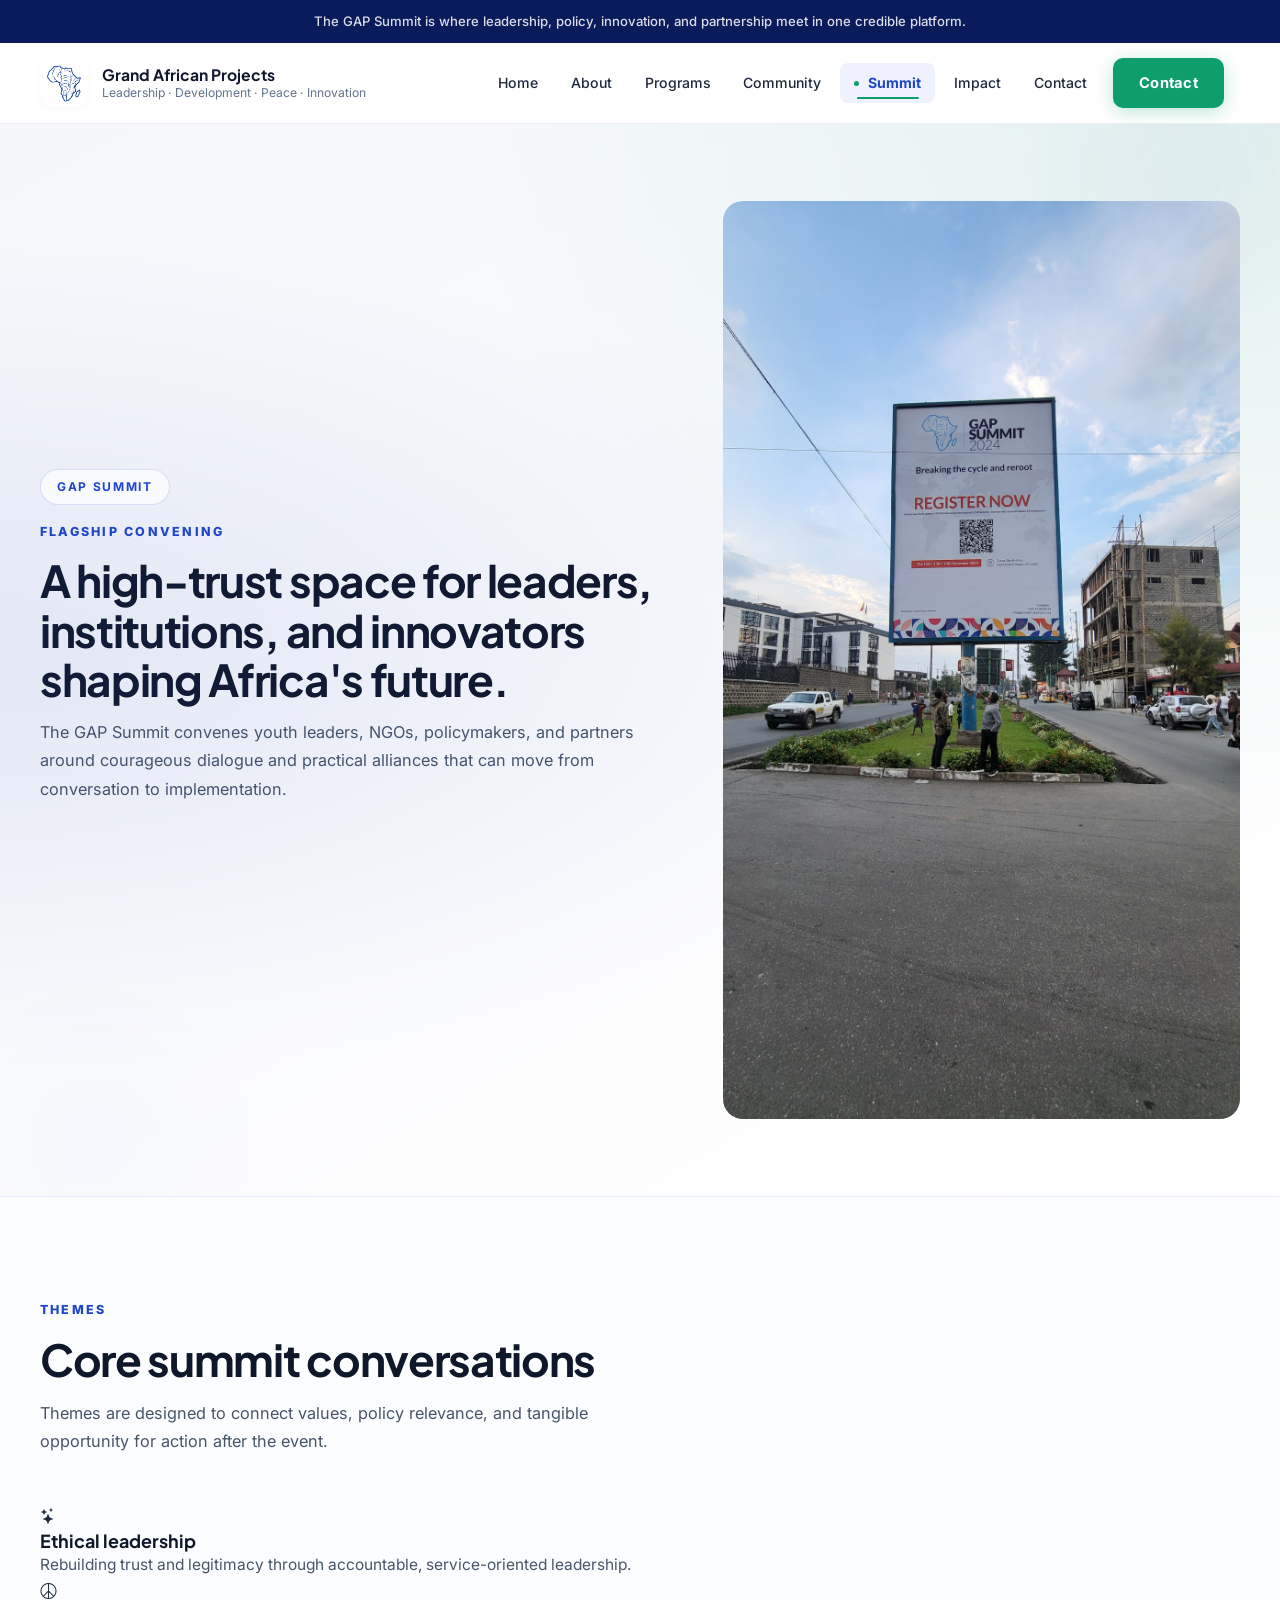
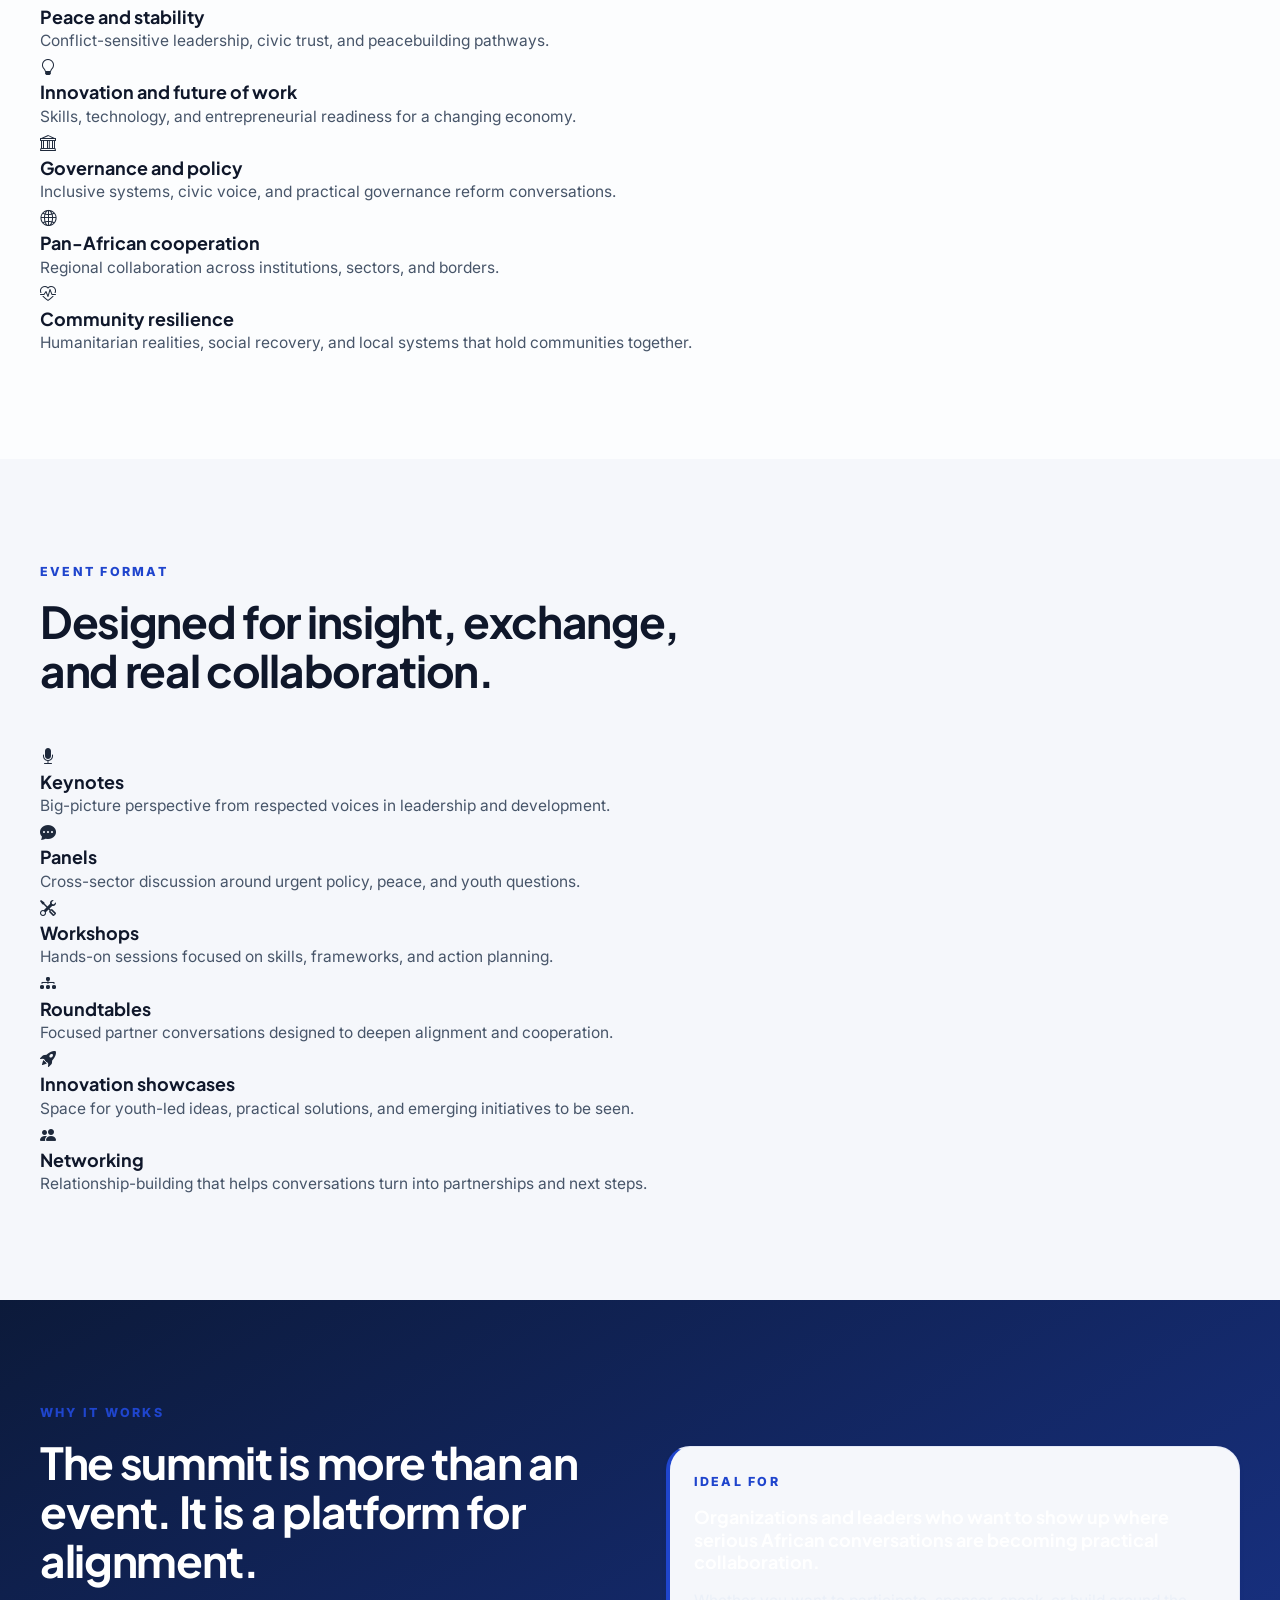
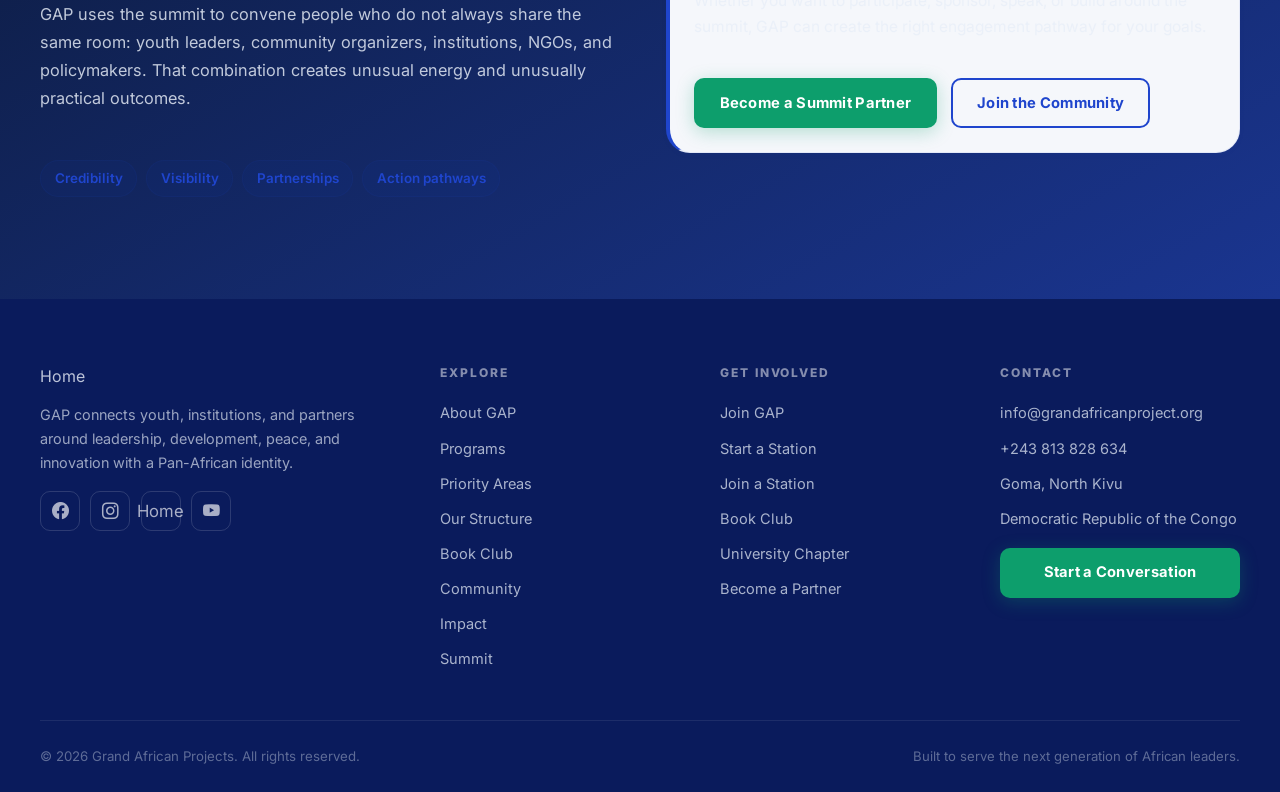
<file: summit.html>
<!DOCTYPE html>
<html lang="en" data-theme="light">
<head>
  <meta charset="utf-8">
  <meta name="viewport" content="width=device-width, initial-scale=1">
  <title>GAP Summit | Grand African Projects</title>
  <meta name="description" content="Explore the GAP Summit, a flagship convening for youth leaders, institutions, NGOs, and policymakers across Africa.">
  <meta name="theme-color" content="#0A2540">
  <link rel="icon" type="image/png" sizes="32x32" href="assets/img/logo.png">
  <link rel="icon" type="image/png" sizes="16x16" href="assets/img/logo.png">
  <link rel="apple-touch-icon" sizes="180x180" href="assets/img/logo.png">
  <link rel="shortcut icon" href="assets/img/logo.png" type="image/x-icon">
  <link rel="preconnect" href="https://fonts.googleapis.com">
  <link rel="preconnect" href="https://fonts.gstatic.com" crossorigin>
  <link href="https://fonts.googleapis.com/css2?family=Inter:wght@400;500;600;700;800&family=Poppins:wght@600;700;800&display=swap" rel="stylesheet">
  <link rel="stylesheet" href="assets/vendor/bootstrap-icons/bootstrap-icons.css">
  <link rel="stylesheet" href="assets/css/site.css">
  <script defer src="assets/js/translations.js"></script>
  <script defer src="assets/js/site.js"></script>
</head>
<body data-page="summit">
  <a class="skip-link" href="#main">Skip to content</a>

  <header class="site-header">
    <div class="announcement">
      <div class="container">The GAP Summit is where leadership, policy, innovation, and partnership meet in one credible platform.</div>
    </div>
    <div class="container nav-shell">
      <a class="brand" href="index.html" aria-label="Grand African Projects home">
        <img src="assets/img/logo.png" alt="Grand African Projects logo" width="52" height="52">
        <div>
          <div class="brand-title">Grand African Projects</div>
          <div class="brand-copy">Leadership. Development. Peace. Innovation.</div>
        </div>
      </a>
      <nav class="site-nav" id="primary-navigation" data-nav aria-label="Primary">
        <a class="nav-link" href="index.html">Home</a>
        <a class="nav-link" href="about.html">About</a>
        <a class="nav-link" href="programs.html">Programs</a>
        <a class="nav-link" href="community.html">Community</a>
        <a class="nav-link" href="summit.html">Summit</a>
        <a class="nav-link" href="impact.html">Impact</a>
        <a class="nav-link" href="contact.html">Contact</a>
        <a class="button button-accent nav-cta" href="contact.html#partner-form">Partner With Us</a>
      </nav>
      <div class="header-tools">
          <div id="google_translate_element"></div>
        <button class="nav-toggle" type="button" data-nav-toggle aria-expanded="false" aria-controls="primary-navigation" aria-label="Ouvrir la navigation">
          <i class="bi bi-list" aria-hidden="true"></i>
        </button>
      </div>
    </div>
  </header>

  <main id="main">
    <section class="page-hero glow-blob-container dots-pattern">
      <div class="glow-blob top-right" style="opacity: 0.7;"></div>
      <div class="glow-blob bottom-left" style="opacity: 0.5;"></div>
      <div class="container page-hero-grid">
        <div data-reveal>
          <span class="eyebrow">GAP Summit</span>
          <div class="section-header" style="margin-top: 1rem;">
            <span class="section-kicker">Flagship convening</span>
            <h1 class="section-heading">A high-trust space for leaders, institutions, and innovators shaping Africa's future.</h1>
            <p class="section-copy">The GAP Summit convenes youth leaders, NGOs, policymakers, and partners around courageous dialogue and practical alliances that can move from conversation to implementation.</p>
          </div>
        </div>
        <div class="photo-frame" data-reveal>
          <img src="assets/img/20241023_171306.jpg" alt="GAP Summit promotional display in Goma" width="1080" height="1920">
        </div>
      </div>
    </section>

    <section class="section">
      <div class="container">
        <div class="section-header" data-reveal>
          <span class="section-kicker">Themes</span>
          <h2 class="section-heading">Core summit conversations</h2>
          <p class="section-copy">Themes are designed to connect values, policy relevance, and tangible opportunity for action after the event.</p>
        </div>
        <div class="themes-grid">
          <article class="format-card" data-reveal>
            <i class="bi bi-stars"></i>
            <h3 class="card-title">Ethical leadership</h3>
            <p class="card-copy">Rebuilding trust and legitimacy through accountable, service-oriented leadership.</p>
          </article>
          <article class="format-card" data-reveal>
            <i class="bi bi-peace"></i>
            <h3 class="card-title">Peace and stability</h3>
            <p class="card-copy">Conflict-sensitive leadership, civic trust, and peacebuilding pathways.</p>
          </article>
          <article class="format-card" data-reveal>
            <i class="bi bi-lightbulb"></i>
            <h3 class="card-title">Innovation and future of work</h3>
            <p class="card-copy">Skills, technology, and entrepreneurial readiness for a changing economy.</p>
          </article>
          <article class="format-card" data-reveal>
            <i class="bi bi-bank"></i>
            <h3 class="card-title">Governance and policy</h3>
            <p class="card-copy">Inclusive systems, civic voice, and practical governance reform conversations.</p>
          </article>
          <article class="format-card" data-reveal>
            <i class="bi bi-globe2"></i>
            <h3 class="card-title">Pan-African cooperation</h3>
            <p class="card-copy">Regional collaboration across institutions, sectors, and borders.</p>
          </article>
          <article class="format-card" data-reveal>
            <i class="bi bi-heart-pulse"></i>
            <h3 class="card-title">Community resilience</h3>
            <p class="card-copy">Humanitarian realities, social recovery, and local systems that hold communities together.</p>
          </article>
        </div>
      </div>
    </section>

    <section class="section surface-muted">
      <div class="container">
        <div class="section-header" data-reveal>
          <span class="section-kicker">Event format</span>
          <h2 class="section-heading">Designed for insight, exchange, and real collaboration.</h2>
        </div>
        <div class="format-grid">
          <article class="format-card" data-reveal>
            <i class="bi bi-mic-fill"></i>
            <h3 class="card-title">Keynotes</h3>
            <p class="card-copy">Big-picture perspective from respected voices in leadership and development.</p>
          </article>
          <article class="format-card" data-reveal>
            <i class="bi bi-chat-dots-fill"></i>
            <h3 class="card-title">Panels</h3>
            <p class="card-copy">Cross-sector discussion around urgent policy, peace, and youth questions.</p>
          </article>
          <article class="format-card" data-reveal>
            <i class="bi bi-tools"></i>
            <h3 class="card-title">Workshops</h3>
            <p class="card-copy">Hands-on sessions focused on skills, frameworks, and action planning.</p>
          </article>
          <article class="format-card" data-reveal>
            <i class="bi bi-diagram-3-fill"></i>
            <h3 class="card-title">Roundtables</h3>
            <p class="card-copy">Focused partner conversations designed to deepen alignment and cooperation.</p>
          </article>
          <article class="format-card" data-reveal>
            <i class="bi bi-rocket-takeoff-fill"></i>
            <h3 class="card-title">Innovation showcases</h3>
            <p class="card-copy">Space for youth-led ideas, practical solutions, and emerging initiatives to be seen.</p>
          </article>
          <article class="format-card" data-reveal>
            <i class="bi bi-people-fill"></i>
            <h3 class="card-title">Networking</h3>
            <p class="card-copy">Relationship-building that helps conversations turn into partnerships and next steps.</p>
          </article>
        </div>
      </div>
    </section>

    <section class="section surface-dark">
      <div class="container two-column">
        <div data-reveal>
          <div class="section-header">
            <span class="section-kicker">Why it works</span>
            <h2 class="section-heading">The summit is more than an event. It is a platform for alignment.</h2>
            <p class="section-copy">GAP uses the summit to convene people who do not always share the same room: youth leaders, community organizers, institutions, NGOs, and policymakers. That combination creates unusual energy and unusually practical outcomes.</p>
          </div>
          <div class="pill-list">
            <span class="pill">Credibility</span>
            <span class="pill">Visibility</span>
            <span class="pill">Partnerships</span>
            <span class="pill">Action pathways</span>
          </div>
        </div>
        <div class="quote-card" data-reveal>
          <span class="section-kicker">Ideal for</span>
          <h3 class="card-title">Organizations and leaders who want to show up where serious African conversations are becoming practical collaboration.</h3>
          <p class="card-copy">Whether you want to participate, sponsor, speak, or build around the summit, GAP can create the right engagement pathway for your goals.</p>
          <div class="actions" style="margin-top: 1.5rem;">
            <a class="button button-accent" href="contact.html#partner-form">Become a Summit Partner</a>
            <a class="button button-outline" href="community.html">Join the Community</a>
          </div>
        </div>
      </div>
    </section>
  </main>

  <!-- ═══════════════════ FOOTER ═══════════════════ -->
  <footer class="site-footer">
    <div class="container">
      <div class="footer-grid">
        <div class="footer-column">
          <a class="brand" href="index.html">
            <img src="assets/img/logo.png" alt="Grand African Projects Logo" width="48" height="48" loading="lazy">
            <div>
              <div class="brand-title">Grand African Projects</div>
              <div class="brand-copy">A platform for the next generation of African leaders.</div>
            </div>
          </a>
          <p class="card-copy" style="margin-top:0.75rem;">GAP connects youth, institutions, and partners around leadership, development, peace, and innovation with a Pan-African identity.</p>
          <div class="social-links">
            <a class="social-link" href="https://www.facebook.com/GrandAfricanProjects" aria-label="Facebook"><i class="bi bi-facebook" aria-hidden="true"></i></a>
            <a class="social-link" href="https://www.instagram.com/grandafricanprojects?igsh=MTlhd29kMHR5dHFyNw==" aria-label="Instagram"><i class="bi bi-instagram" aria-hidden="true"></i></a>
            <a class="social-link" href="https://www.linkedin.com/company/grand-african-projects/" aria-label="LinkedIn"><i class="bi bi-linkedin" aria-hidden="true"></i></a>
            <a class="social-link" href="https://www.youtube.com/@GrandAfricanProjectsNGO" aria-label="YouTube"><i class="bi bi-youtube" aria-hidden="true"></i></a>
          </div>
        </div>
        <div class="footer-column">
          <div class="footer-title">Explore</div>
          <div class="footer-links">
            <a href="about.html">About GAP</a>
            <a href="programs.html">Programs</a>
            <a href="programs.html#special-focus">Priority Areas</a>
            <a href="about.html#structure">Our Structure</a>
            <a href="bookclub.html">Book Club</a>
            <a href="community.html">Community</a>
            <a href="impact.html">Impact</a>
            <a href="summit.html">Summit</a>
          </div>
        </div>
        <div class="footer-column">
          <div class="footer-title">Get Involved</div>
          <div class="footer-links">
            <a href="join.html">Join GAP</a>
            <a href="join.html#station-founder">Start a Station</a>
            <a href="join.html#station-member">Join a Station</a>
            <a href="join.html#book-club">Book Club</a>
            <a href="join.html#university-coordinator">University Chapter</a>
            <a href="contact.html#partner-form">Become a Partner</a>
          </div>
        </div>
        <div class="footer-column">
          <div class="footer-title">Contact</div>
          <div class="footer-links">
            <a href="mailto:info@grandafricanproject.org">info@grandafricanproject.org</a>
            <a href="tel:+243813828634">+243 813 828 634</a>
            <span>Goma, North Kivu</span>
            <span>Democratic Republic of the Congo</span>
          </div>
          <a class="button button-accent" href="contact.html" style="margin-top:1rem; width: 100%;">Start a Conversation</a>
        </div>
      </div>
      <div class="footer-bottom">
        <span>&copy; <span data-year></span> Grand African Projects. All rights reserved.</span>
        <span class="footer-legal">Built to serve the next generation of African leaders.</span>
      </div>
    </div>
  </footer>
</body>
</html>
</file>
<file: assets/css/site.css>
@import url('https://fonts.googleapis.com/css2?family=Inter:wght@300;400;500;600;700;800&family=Plus+Jakarta+Sans:ital,wght@0,300;0,400;0,500;0,600;0,700;0,800;1,400;1,500&family=Playfair+Display:ital,wght@0,500;0,600;0,700;1,400;1,500&display=swap');

/* ============================================================
   GRAND AFRICAN PROJECTS — Design System
   Couleur principale : #1F45CD (bleu royal vibrant du logo)
   Accent : #0D9E6C (or institutionnel)
   Version : 3.0 — Refonte UI/UX Premium Complète
   ============================================================ */

/* ── Variables ─────────────────────────────────────────────── */
:root {
  color-scheme: light;

  /* Typographie */
  --font-body: "Inter", "Segoe UI", system-ui, sans-serif;
  --font-heading: "Plus Jakarta Sans", "Segoe UI", sans-serif;
  --font-serif: "Playfair Display", Georgia, serif;

  /* Palette principale — bleu royal du logo */
  --color-primary:        #1F45CD;
  --color-primary-dark:   #142F99;
  --color-primary-deeper: #0A1B5C;
  --color-primary-light:  #4D73F8;
  --color-primary-soft:   rgba(31, 69, 205, 0.06);
  --color-primary-glow:   rgba(31, 69, 205, 0.12);

  /* Accent vert émeraude africain */
  --color-accent:         #0D9E6C;
  --color-accent-dark:    #0A7D55;
  --color-accent-soft:    rgba(13, 158, 108, 0.08);
  --color-accent-glow:    rgba(13, 158, 108, 0.16);

  /* Surfaces & textes */
  --color-bg:             #FCFDFE;
  --color-surface:        #ffffff;
  --color-surface-alt:    #F5F7FB;
  --color-surface-mid:    #E9EDF5;
  --color-text:           #1E293B;
  --color-text-soft:      #475569;
  --color-text-muted:     #64748B;
  --color-heading:        #0F172A;
  --color-border:         rgba(31, 69, 205, 0.08);
  --color-border-mid:     rgba(31, 69, 205, 0.16);

  /* États */
  --color-success:        #10B981;
  --color-danger:         #EF4444;

  /* Ombres */
  --shadow-xs:    0 2px 6px rgba(31, 69, 205, 0.03);
  --shadow-sm:    0 4px 12px rgba(31, 69, 205, 0.05);
  --shadow-md:    0 12px 30px -10px rgba(31, 69, 205, 0.08);
  --shadow-lg:    0 20px 40px -12px rgba(31, 69, 205, 0.12);
  --shadow-card:  0 10px 24px -8px rgba(31, 69, 205, 0.07);
  --shadow-glow:  0 0 0 1px rgba(13, 158, 108, 0.15), 0 16px 48px -12px rgba(31, 69, 205, 0.14);

  /* Rayons */
  --radius-xs:   6px;
  --radius-sm:   10px;
  --radius-md:   16px;
  --radius-lg:   24px;
  --radius-xl:   32px;
  --radius-full: 999px;

  /* Mise en page */
  --container:       1200px;
  --header-height:   80px;
  --section-space:   clamp(4.5rem, 8vw, 7rem);
  --grid-gap:        clamp(1.5rem, 3vw, 2.25rem);
  --transition:      250ms cubic-bezier(0.4, 0, 0.2, 1);
  --transition-slow: 400ms cubic-bezier(0.4, 0, 0.2, 1);
}

/* ── Mode sombre ────────────────────────────────────────────── */
:root[data-theme="dark"] {
  color-scheme: dark;
  --color-bg:           #070B14;
  --color-surface:      #0E1422;
  --color-surface-alt:  #131B2D;
  --color-surface-mid:  #1B263E;
  --color-text:         #E2E8F0;
  --color-text-soft:    #94A3B8;
  --color-text-muted:   #64748B;
  --color-heading:      #F8FAFC;
  --color-border:       rgba(255, 255, 255, 0.06);
  --color-border-mid:   rgba(255, 255, 255, 0.12);
  --shadow-sm:          0 4px 12px rgba(0,0,0,0.4);
  --shadow-md:          0 12px 30px -10px rgba(0,0,0,0.5);
  --shadow-lg:          0 20px 40px -12px rgba(0,0,0,0.6);
  --shadow-card:        0 10px 24px -8px rgba(0,0,0,0.45);
  --shadow-glow:        0 0 0 1px rgba(13, 158, 108, 0.20), 0 16px 48px -12px rgba(0,0,0,0.6);
  --color-primary-soft: rgba(77, 115, 248, 0.08);
}

/* Dark mode conservé uniquement pour les variables (backgrounds, bordures) */
/* Le switcher de thème a été supprimé — le site reste en mode clair */

/* ── Reset de base ──────────────────────────────────────────── */
*, *::before, *::after { box-sizing: border-box; }

html { scroll-behavior: smooth; }

body {
  margin: 0;
  min-width: 320px;
  background: var(--color-bg);
  color: var(--color-text);
  font-family: var(--font-body);
  font-size: 16px;
  line-height: 1.7;
  text-rendering: optimizeLegibility;
  -webkit-font-smoothing: antialiased;
}

body.nav-open { overflow: hidden; }

img { display: block; max-width: 100%; height: auto; }

a { color: inherit; text-decoration: none; }

button, input, textarea, select { font: inherit; }

button { cursor: pointer; border: none; background: none; padding: 0; }

ul, ol { margin: 0; padding: 0; list-style: none; }

p, h1, h2, h3, h4, h5, h6 { margin: 0; }

main { overflow: visible; }

/* ============================================================
   VIDEO CARDS — Section "Nos actions en vidéo"
   ============================================================ */
.video-cards-grid {
  display: grid;
  grid-template-columns: repeat(2, minmax(0, 1fr));
  gap: var(--grid-gap);
  margin-top: 2rem;
}

.video-card {
  border: 1px solid var(--color-border);
  border-radius: 28px;
  background: var(--color-surface);
  overflow: hidden;
  box-shadow: var(--shadow-sm);
  display: flex;
  flex-direction: column;
  transition: transform var(--transition), box-shadow var(--transition), border-color var(--transition);
}
.video-card:hover {
  transform: translateY(-6px);
  box-shadow: var(--shadow-card);
  border-color: rgba(10, 102, 194, 0.35);
}

/* Thumbnail */
.video-card-thumb {
  position: relative;
  overflow: hidden;
  aspect-ratio: 16 / 9;
  background: var(--color-primary);
  flex-shrink: 0;
}
.video-card-thumb img {
  width: 100%;
  height: 100%;
  object-fit: cover;
  display: block;
  transition: transform 500ms ease, filter 400ms ease;
}
.video-card:hover .video-card-thumb img {
  transform: scale(1.05);
  filter: brightness(0.75);
}

/* Play overlay */
.video-card-play-overlay {
  position: absolute;
  inset: 0;
  display: flex;
  align-items: center;
  justify-content: center;
  background: linear-gradient(
    to bottom,
    rgba(10, 37, 64, 0.15) 0%,
    rgba(10, 37, 64, 0.55) 100%
  );
  opacity: 0;
  transition: opacity var(--transition);
}
.video-card:hover .video-card-play-overlay {
  opacity: 1;
}
.video-play-btn {
  display: inline-flex;
  align-items: center;
  justify-content: center;
  width: 72px;
  height: 72px;
  border-radius: 50%;
  background: rgba(255, 255, 255, 0.95);
  color: #0A66C2;
  font-size: 1.8rem;
  box-shadow: 0 8px 32px rgba(0, 0, 0, 0.35);
  transform: scale(0.85);
  transition: transform 300ms ease;
}
.video-card:hover .video-play-btn {
  transform: scale(1);
}

/* LinkedIn badge */
.video-card-platform-badge {
  position: absolute;
  top: 1rem;
  left: 1rem;
  display: inline-flex;
  align-items: center;
  gap: 0.4rem;
  padding: 0.35rem 0.75rem;
  border-radius: var(--radius-full);
  background: #0A66C2;
  color: #fff;
  font-size: 0.78rem;
  font-weight: 700;
  letter-spacing: 0.04em;
  box-shadow: 0 2px 8px rgba(0, 0, 0, 0.25);
}
.video-card-platform-badge i { font-size: 0.85rem; }

/* Card body */
.video-card-body {
  padding: 1.6rem;
  display: flex;
  flex-direction: column;
  gap: 1rem;
  flex: 1;
}

.video-card-tags {
  display: flex;
  flex-wrap: wrap;
  gap: 0.5rem;
}

.video-card-title {
  color: var(--color-heading);
  font-family: var(--font-heading);
  font-size: clamp(1.1rem, 2vw, 1.3rem);
  font-weight: 700;
  line-height: 1.25;
  margin: 0;
}

.video-card-desc {
  color: var(--color-text-soft);
  font-size: 0.95rem;
  line-height: 1.65;
  margin: 0;
  flex: 1;
}

/* LinkedIn button */
.button-linkedin {
  display: inline-flex;
  align-items: center;
  gap: 0.55rem;
  padding: 0.8rem 1.25rem;
  border-radius: var(--radius-btn);
  background: #0A66C2;
  color: #fff !important;
  font-weight: 700;
  font-size: 0.92rem;
  letter-spacing: 0.02em;
  border: none;
  cursor: pointer;
  transition: background var(--transition), transform var(--transition), box-shadow var(--transition);
  text-decoration: none;
  align-self: flex-start;
  margin-top: auto;
}
.button-linkedin:hover {
  background: #004182;
  transform: translateY(-2px);
  box-shadow: 0 6px 20px rgba(10, 102, 194, 0.35);
}
.button-linkedin i { font-size: 0.95rem; }

/* CTA bottom */
.video-section-cta {
  display: flex;
  flex-direction: column;
  align-items: center;
  gap: 1.25rem;
  margin-top: 2.5rem;
  text-align: center;
}
.video-section-cta .section-copy {
  max-width: 520px;
}

/* YouTube card overrides and button-youtube definitions */
.video-card.youtube-card:hover {
  border-color: var(--color-primary-light);
  box-shadow: var(--shadow-lg);
}

.video-card.youtube-card .video-card-platform-badge {
  background: #FF0000;
}

.video-card.youtube-card .video-play-btn {
  color: #FF0000;
  font-size: 2.2rem;
}

.video-iframe-container {
  position: relative;
  width: 100%;
  height: 100%;
  aspect-ratio: 16 / 9;
}

.video-iframe-container iframe {
  position: absolute;
  top: 0;
  left: 0;
  width: 100%;
  height: 100%;
  border: 0;
}

.button-youtube {
  display: inline-flex;
  align-items: center;
  justify-content: center;
  gap: 0.6rem;
  min-height: 48px;
  padding: 0.8rem 1.3rem;
  border-radius: var(--radius-sm);
  background: #FF0000;
  color: #fff !important;
  font-weight: 700;
  font-size: 0.9rem;
  letter-spacing: 0.02em;
  border: none;
  cursor: pointer;
  transition: background var(--transition), transform var(--transition), box-shadow var(--transition);
  text-decoration: none;
  align-self: flex-start;
  margin-top: auto;
  box-shadow: 0 4px 14px rgba(255, 0, 0, 0.18);
}

.button-youtube:hover {
  background: #cc0000;
  transform: translateY(-2px);
  box-shadow: 0 6px 20px rgba(255, 0, 0, 0.32);
}

.button-youtube i {
  font-size: 1.1rem;
}

/* Responsive */
@media (max-width: 768px) {
  .video-cards-grid {
    grid-template-columns: 1fr;
  }
  .video-card-body {
    padding: 1.25rem;
  }
  .video-play-btn {
    width: 56px;
    height: 56px;
    font-size: 1.4rem;
  }
}

/* ── Utilitaires ────────────────────────────────────────────── */
.skip-link {
  position: absolute;
  left: 1rem; top: -5rem;
  z-index: 1000;
  padding: 0.75rem 1.25rem;
  border-radius: var(--radius-full);
  background: var(--color-primary);
  color: #fff;
  font-weight: 700;
  transition: top var(--transition);
}
.skip-link:focus { top: 1rem; }

.container {
  width: min(100% - 2.5rem, var(--container));
  margin-inline: auto;
}

.section { padding-block: var(--section-space); }
.section-sm { padding-block: clamp(2.5rem, 4vw, 4rem); }

/* Surfaces */
.surface-muted  { background: var(--color-surface-alt); }
.surface-mid    { background: var(--color-surface-mid); }
.surface-dark {
  background: linear-gradient(150deg, #0c1a3a 0%, #1a3590 100%);
  color: #e8eef8;
}
.surface-dark .section-heading,
.surface-dark h2, .surface-dark h3 { color: #fff; }
.surface-dark .section-copy,
.surface-dark .card-copy,
.surface-dark p { color: rgba(232,238,248,0.82); }

.surface-brand {
  background: linear-gradient(140deg, #F5F7FB 0%, #E9EDF5 100%);
}
:root[data-theme="dark"] .surface-brand {
  background: linear-gradient(140deg, #0A1424 0%, #080D1A 100%);
}

/* Decorative background shapes & patterns */
.dots-pattern {
  background-image: radial-gradient(var(--color-border-mid) 1px, transparent 1px);
  background-size: 24px 24px;
}

.glow-blob-container {
  position: relative;
  overflow: hidden;
}

.glow-blob {
  position: absolute;
  width: 320px;
  height: 320px;
  background: radial-gradient(circle, var(--color-primary-soft) 0%, transparent 70%);
  filter: blur(40px);
  pointer-events: none;
  z-index: 0;
  border-radius: var(--radius-full);
  opacity: 0.8;
}

.glow-blob.top-right { top: -10%; right: -5%; }
.glow-blob.bottom-left { bottom: -10%; left: -5%; }

/* Card border glowing accents */
.card-premium {
  position: relative;
  overflow: hidden;
  border: 1px solid var(--color-border);
  background: var(--color-surface);
  transition: transform var(--transition), box-shadow var(--transition), border-color var(--transition);
}
.card-premium::before {
  content: "";
  position: absolute;
  top: 0; left: 0; right: 0;
  height: 4px;
  background: linear-gradient(90deg, var(--color-primary), var(--color-accent));
  opacity: 0;
  transition: opacity var(--transition);
}
.card-premium:hover {
  transform: translateY(-6px);
  border-color: var(--color-primary-light);
  box-shadow: var(--shadow-lg);
}
.card-premium:hover::before {
  opacity: 1;
}

/* Reveal animations */
[data-reveal] {
  opacity: 0;
  transform: translateY(30px);
  transition: opacity 750ms cubic-bezier(0.16, 1, 0.3, 1), transform 750ms cubic-bezier(0.16, 1, 0.3, 1);
}
[data-reveal].is-visible {
  opacity: 1;
  transform: none;
}

/* ── Typographie ────────────────────────────────────────────── */
.eyebrow {
  display: inline-flex;
  align-items: center;
  gap: 0.5rem;
  padding: 0.4rem 1rem;
  border: 1px solid var(--color-border-mid);
  border-radius: var(--radius-full);
  background: rgba(255,255,255,0.7);
  color: var(--color-primary);
  font-size: 0.75rem;
  font-weight: 700;
  letter-spacing: 0.14em;
  text-transform: uppercase;
  backdrop-filter: blur(8px);
}
:root[data-theme="dark"] .eyebrow {
  background: rgba(13, 22, 40, 0.7);
  color: #7da0f0;
}

.section-header {
  display: grid;
  gap: 0.9rem;
  margin-bottom: clamp(2rem, 4vw, 3rem);
  max-width: 700px;
}

.section-kicker {
  display: block;
  color: var(--color-primary);
  font-size: 0.78rem;
  font-weight: 800;
  letter-spacing: 0.18em;
  text-transform: uppercase;
}

.section-heading {
  color: var(--color-heading);
  font-family: var(--font-heading);
  font-size: clamp(1.75rem, 3.5vw, 2.75rem);
  line-height: 1.12;
  letter-spacing: -0.03em;
  font-weight: 700;
}

.section-copy {
  color: var(--color-text-soft);
  font-size: 1.02rem;
  line-height: 1.72;
  max-width: 640px;
}

.card-title {
  color: var(--color-heading);
  font-family: var(--font-heading);
  font-size: 1.12rem;
  font-weight: 700;
  line-height: 1.25;
}

.card-copy {
  color: var(--color-text-soft);
  font-size: 0.97rem;
  line-height: 1.68;
}

.detail-title {
  color: var(--color-heading);
  font-family: var(--font-heading);
  font-size: 1rem;
  font-weight: 700;
}

.detail-copy {
  margin-top: 0.4rem;
  color: var(--color-text-soft);
  font-size: 0.94rem;
}

.text-link {
  display: inline-flex;
  align-items: center;
  gap: 0.4rem;
  color: var(--color-primary);
  font-weight: 700;
  font-size: 0.92rem;
  border-bottom: 1px solid transparent;
  transition: border-color var(--transition), gap var(--transition);
}
.text-link:hover {
  border-color: var(--color-primary);
  gap: 0.6rem;
}

/* ── Boutons ────────────────────────────────────────────────── */
.actions {
  display: flex;
  flex-wrap: wrap;
  gap: 0.85rem;
  align-items: center;
}

.button {
  display: inline-flex;
  align-items: center;
  justify-content: center;
  gap: 0.6rem;
  min-height: 50px;
  padding: 0.8rem 1.5rem;
  border: 2px solid transparent;
  border-radius: 10px;
  background: var(--color-primary);
  color: #fff;
  font-size: 0.92rem;
  font-weight: 700;
  line-height: 1;
  letter-spacing: 0.02em;
  transition:
    transform var(--transition),
    box-shadow var(--transition),
    background var(--transition),
    border-color var(--transition),
    color var(--transition);
  box-shadow: 0 4px 18px rgba(35,71,181,0.22);
}
.button:hover, .button:focus-visible {
  background: var(--color-primary-dark);
  transform: translateY(-2px);
  box-shadow: 0 8px 28px rgba(35,71,181,0.30);
}

.button-accent {
  background: var(--color-accent);
  color: #fff;
  box-shadow: 0 4px 18px rgba(13, 158, 108, 0.28);
}
.button-accent:hover, .button-accent:focus-visible {
  background: var(--color-accent-dark);
  box-shadow: 0 8px 28px rgba(13, 158, 108, 0.36);
  color: #fff;
}

.button-outline {
  background: transparent;
  border-color: var(--color-primary);
  color: var(--color-primary);
  box-shadow: none;
}
.button-outline:hover, .button-outline:focus-visible {
  background: var(--color-primary-soft);
  transform: translateY(-2px);
  box-shadow: none;
}
:root[data-theme="dark"] .button-outline {
  border-color: rgba(125,160,240,0.5);
  color: #a0bef8;
}

.button-ghost {
  background: var(--color-primary-soft);
  border-color: transparent;
  color: var(--color-primary);
  box-shadow: none;
}
.button-ghost:hover, .button-ghost:focus-visible {
  background: rgba(35,71,181,0.16);
  transform: translateY(-2px);
}

.button.is-block { width: 100%; }

/* Focus visible global */
.button:focus-visible,
input:focus-visible,
textarea:focus-visible,
select:focus-visible,
.nav-link:focus-visible,
.nav-toggle:focus-visible,
.social-link:focus-visible {
  outline: 3px solid rgba(35,71,181,0.40);
  outline-offset: 3px;
}

/* ── Pills & badges ─────────────────────────────────────────── */
.pill-list {
  display: flex;
  flex-wrap: wrap;
  gap: 0.55rem;
}

.pill {
  display: inline-flex;
  align-items: center;
  gap: 0.4rem;
  padding: 0.38rem 0.85rem;
  border-radius: var(--radius-full);
  background: var(--color-primary-soft);
  color: var(--color-primary);
  font-size: 0.84rem;
  font-weight: 600;
  border: 1px solid var(--color-border);
}
:root[data-theme="dark"] .pill {
  background: rgba(35,71,181,0.22);
  color: #a0bef8;
  border-color: rgba(35,71,181,0.30);
}

/* ── En-tête / Header ───────────────────────────────────────── */
.site-header {
  position: sticky;
  top: 0;
  z-index: 1000;
  border-bottom: 1px solid var(--color-border);
  background: rgba(255,255,255,0.92);
  backdrop-filter: blur(18px);
  -webkit-backdrop-filter: blur(18px);
  transition: box-shadow var(--transition);
}
:root[data-theme="dark"] .site-header {
  background: rgba(8,15,30,0.90);
  border-color: rgba(208,221,240,0.08);
}
.site-header.is-scrolled {
  box-shadow: 0 2px 20px rgba(35,71,181,0.10);
}

.announcement {
  background: var(--color-primary-deeper);
  color: rgba(255,255,255,0.85);
  font-size: 0.82rem;
  font-weight: 500;
}
.announcement .container {
  display: flex;
  justify-content: center;
  align-items: center;
  gap: 0.5rem;
  padding-block: 0.65rem;
  text-align: center;
}

.nav-shell {
  display: flex;
  align-items: center;
  gap: 1rem;
  min-height: var(--header-height);
}

.brand {
  display: inline-flex;
  align-items: center;
  gap: 0.85rem;
  flex-shrink: 0;
  text-decoration: none;
}
.brand img {
  width: 48px;
  height: 48px;
  border-radius: 12px;
  object-fit: cover;
  box-shadow: var(--shadow-xs);
}
.brand-title {
  color: var(--color-heading);
  font-family: var(--font-heading);
  font-size: 0.98rem;
  font-weight: 700;
  line-height: 1.2;
}
.brand-copy {
  color: var(--color-text-muted);
  font-size: 0.76rem;
  line-height: 1.3;
}

/* ── Navigation ─────────────────────────────────────────────── */
.site-nav {
  display: flex;
  align-items: center;
  gap: 0.25rem;
  margin-left: auto;
}

/* Lien nav desktop */
.nav-link {
  display: inline-flex;
  align-items: center;
  gap: 0.3rem;
  position: relative;
  min-height: 40px;
  padding: 0.45rem 0.9rem;
  border-radius: 8px;
  color: var(--color-text);
  font-size: 0.88rem;
  font-weight: 500;
  white-space: nowrap;
  transition: background var(--transition), color var(--transition);
}

/* Soulignement animé */
.nav-link::after {
  content: "";
  position: absolute;
  bottom: 4px;
  left: 50%;
  width: 0;
  height: 2px;
  background: var(--color-accent);
  border-radius: 2px;
  transform: translateX(-50%);
  transition: width 220ms ease;
}
.nav-link:hover {
  color: var(--color-primary);
  background: var(--color-primary-soft);
}
.nav-link:hover::after { width: 60%; }

/* ── Page active ────────────────────────────────────────────── */
.nav-link.is-current {
  color: var(--color-primary);
  font-weight: 700;
  background: rgba(31, 69, 205, 0.07);
}
.nav-link.is-current::before {
  content: "";
  display: inline-block;
  width: 5px;
  height: 5px;
  border-radius: 50%;
  background: var(--color-accent);
  margin-right: 4px;
  flex-shrink: 0;
  animation: dot-pop 220ms ease forwards;
}
.nav-link.is-current::after {
  width: 65%;
  background: var(--color-accent);
  height: 2px;
}
@keyframes dot-pop {
  from { transform: scale(0); opacity: 0; }
  to   { transform: scale(1); opacity: 1; }
}

/* ── Bouton CTA nav ─────────────────────────────────────────── */
.nav-cta { margin-left: 0.5rem; }

/* ── Header-tools ───────────────────────────────────────────── */
.header-tools {
  display: inline-flex;
  align-items: center;
  gap: 0.75rem;
  flex-shrink: 0;
}

/* ── Hamburger button ───────────────────────────────────────── */
.nav-toggle {
  display: none;
  align-items: center;
  justify-content: center;
  width: 44px;
  height: 44px;
  border: 2px solid var(--color-border);
  border-radius: 12px;
  background: var(--color-surface);
  color: var(--color-heading);
  font-size: 1.25rem;
  cursor: pointer;
  flex-shrink: 0;
  transition: background 200ms ease, border-color 200ms ease, color 200ms ease, transform 250ms ease;
  position: relative;
  z-index: 1010;
}
.nav-toggle:hover {
  background: var(--color-primary-soft);
  border-color: var(--color-primary);
  color: var(--color-primary);
}
body.nav-open .nav-toggle {
  background: rgba(255,255,255,0.15);
  border-color: rgba(255,255,255,0.4);
  color: #fff;
  z-index: 1010;
}
/* Rotation de l'icône lors de l'ouverture */
.nav-toggle i {
  display: inline-block;
  transition: transform 300ms cubic-bezier(0.16, 1, 0.3, 1);
}
body.nav-open .nav-toggle i {
  transform: rotate(90deg);
}

/* ── Nav mobile — panneau latéral ──────────────────────────── */
@media (max-width: 900px) {
  .nav-toggle { display: inline-flex; }

  body.nav-open {
    overflow: hidden !important;
    touch-action: none;
  }

  /* nav-shell : logo gauche, tools droite — pas de débordement */
  .nav-shell {
    display: flex;
    align-items: center;
    justify-content: space-between;
    gap: 0.5rem;
    min-height: 64px;
    flex-wrap: nowrap;
  }

  /* ── Panneau mobile — toujours dans le DOM, caché par transform ── */
  .site-nav {
    position: fixed;
    top: 0;
    right: 0;
    bottom: 0;
    left: auto;
    width: min(320px, 85vw);
    display: flex;
    flex-direction: column;
    justify-content: flex-start;
    align-items: stretch;
    gap: 0;
    padding: 0 0 2.5rem 0;
    background: linear-gradient(160deg, #07133D 0%, #0B1F5E 100%);
    transform: translateX(105%);
    opacity: 0;
    transition: transform 350ms cubic-bezier(0.16, 1, 0.3, 1),
                opacity 280ms ease,
                visibility 350ms ease;
    visibility: hidden;
    pointer-events: none;
    z-index: 1005;
    overflow-y: auto;
    -webkit-overflow-scrolling: touch;
    box-shadow: -12px 0 48px rgba(0,0,0,0.45);
    border-left: 1px solid rgba(255,255,255,0.06);
    margin-left: 0;
  }

  /* Menu ouvert */
  body.nav-open .site-nav {
    transform: translateX(0);
    opacity: 1;
    visibility: visible;
    pointer-events: all;
  }

  /* Overlay */
  body.nav-open::before {
    content: "";
    position: fixed;
    inset: 0;
    background: rgba(5, 12, 30, 0.65);
    z-index: 990;
    backdrop-filter: blur(4px);
    -webkit-backdrop-filter: blur(4px);
    animation: overlay-fade 250ms ease forwards;
  }
  @keyframes overlay-fade {
    from { opacity: 0; } to { opacity: 1; }
  }

  /* En-tête du panneau */
  body.nav-open .site-nav::before {
    content: "Navigation";
    display: flex;
    align-items: center;
    padding: 1.5rem 1.5rem 1rem;
    color: rgba(255,255,255,0.35);
    font-size: 0.68rem;
    font-weight: 800;
    letter-spacing: 0.22em;
    text-transform: uppercase;
    border-bottom: 1px solid rgba(255,255,255,0.07);
    margin-bottom: 0.5rem;
    flex-shrink: 0;
  }

  /* Liens nav mobile */
  .nav-link {
    display: flex;
    align-items: center;
    gap: 0.5rem;
    color: rgba(255,255,255,0.82);
    font-size: 0.97rem;
    font-weight: 500;
    min-height: 54px;
    padding: 0 1.5rem;
    border-radius: 0;
    width: 100%;
    border-bottom: 1px solid rgba(255,255,255,0.05);
    white-space: normal;
    transition: background 150ms ease, color 150ms ease, padding-left 150ms ease;
  }
  .nav-link::after,
  .nav-link::before { display: none !important; }
  .nav-link:hover {
    background: rgba(255,255,255,0.07);
    color: #fff;
    padding-left: 2rem;
  }
  .nav-link.is-current {
    background: rgba(13, 158, 108, 0.15);
    color: #5DD4B0;
    font-weight: 700;
    border-left: 3px solid #5DD4B0;
    padding-left: calc(1.5rem - 3px);
    box-shadow: none;
  }
  .nav-link.is-current::after,
  .nav-link.is-current::before { display: none !important; }

  /* CTA Rejoindre */
  .nav-cta {
    display: flex !important;
    margin: 1.5rem 1.25rem 0 !important;
    width: calc(100% - 2.5rem) !important;
    background: var(--color-accent) !important;
    color: #fff !important;
    font-weight: 800;
    font-size: 0.95rem;
    min-height: 52px;
    border-radius: 14px !important;
    justify-content: center !important;
    box-shadow: 0 4px 18px rgba(13, 158, 108, 0.3) !important;
    border: none !important;
  }
  .nav-cta:hover {
    background: var(--color-accent-dark) !important;
    transform: translateY(-2px) !important;
    padding-left: 0 !important;
  }
  .nav-cta::after, .nav-cta::before { display: none !important; }
}

/* ── Smartphone ≤ 480px ─────────────────────────────────────── */
@media (max-width: 480px) {
  .nav-shell { min-height: 58px; gap: 0.35rem; }
  .brand img { width: 36px; height: 36px; }
  .brand-title { font-size: 0.82rem; }
  .brand-copy { display: none; }
  .announcement { display: none; }
  .nav-toggle {
    width: 40px;
    height: 40px;
    font-size: 1.15rem;
    border-radius: 10px;
  }
  /* Google Translate caché sur très petit écran */
  #google_translate_element { display: none; }
}

/* ── Hero ───────────────────────────────────────────────────── */
.hero {
  position: relative;
  padding-block: clamp(4rem, 9vw, 7rem);
  overflow: hidden;
}
.hero::before {
  content: "";
  position: absolute;
  inset: 0;
  background:
    radial-gradient(ellipse at 10% 30%, rgba(35,71,181,0.08) 0%, transparent 55%),
    radial-gradient(ellipse at 85% 10%, rgba(13, 158, 108,0.10) 0%, transparent 45%);
  pointer-events: none;
}

.hero-grid {
  display: grid;
  grid-template-columns: 1.1fr 0.9fr;
  gap: clamp(2rem, 5vw, 4rem);
  align-items: center;
}

.hero-copy {
  position: relative;
  z-index: 1;
  display: grid;
  gap: 1.5rem;
}

.hero-title {
  color: var(--color-heading);
  font-family: var(--font-heading);
  font-size: clamp(2.4rem, 5vw, 4rem);
  line-height: 1.06;
  letter-spacing: -0.04em;
  font-weight: 800;
}

.hero-text {
  color: var(--color-text-soft);
  font-size: 1.06rem;
  line-height: 1.75;
  max-width: 580px;
}

.hero-actions {
  display: flex;
  flex-wrap: wrap;
  gap: 0.85rem;
}

.hero-trust {
  display: flex;
  flex-wrap: wrap;
  gap: 1.25rem;
  color: var(--color-text-muted);
  font-size: 0.88rem;
  font-weight: 600;
}
.hero-trust span {
  display: inline-flex;
  align-items: center;
  gap: 0.4rem;
}
.hero-trust i { color: var(--color-primary); }

.hero-visual { position: relative; z-index: 1; }

.hero-panel {
  position: relative;
  padding: 1.25rem;
  border: 1px solid rgba(13, 158, 108,0.22);
  border-radius: 28px;
  background: var(--color-surface);
  box-shadow: var(--shadow-glow);
  overflow: hidden;
}
:root[data-theme="dark"] .hero-panel {
  background: var(--color-surface);
}

.photo-frame {
  position: relative;
  overflow: hidden;
  border-radius: 20px;
  background: var(--color-primary-deeper);
}
.photo-frame img {
  width: 100%;
  height: 100%;
  object-fit: cover;
  display: block;
  transition: transform 600ms ease;
}
.photo-frame:hover img { transform: scale(1.03); }
.photo-frame.hero-photo { min-height: 420px; }

/* Hero Video Custom Styles */
.photo-frame.hero-photo.video-card-thumb {
  cursor: pointer;
}
.photo-frame.hero-photo.video-card-thumb .video-card-play-overlay {
  opacity: 1;
  background: radial-gradient(circle, rgba(0, 0, 0, 0.15) 0%, rgba(0, 0, 0, 0.5) 100%);
  transition: background 300ms ease;
}
.photo-frame.hero-photo.video-card-thumb:hover .video-card-play-overlay {
  background: radial-gradient(circle, rgba(0, 0, 0, 0.25) 0%, rgba(0, 0, 0, 0.65) 100%);
}
.photo-frame.hero-photo.video-card-thumb .video-play-btn {
  transform: scale(0.95);
  color: #FF0000; /* YouTube Red */
  background: #ffffff;
  width: 80px;
  height: 80px;
  font-size: 2.5rem;
  box-shadow: 0 8px 32px rgba(0, 0, 0, 0.35);
  animation: hero-play-pulse 2s infinite;
  transition: transform 300ms cubic-bezier(0.175, 0.885, 0.32, 1.275), background 300ms ease;
}
.photo-frame.hero-photo.video-card-thumb:hover .video-play-btn {
  transform: scale(1.1);
  background: #FF0000;
  color: #ffffff;
}
.photo-frame.hero-photo:has(.video-iframe-container) {
  min-height: 0 !important;
  aspect-ratio: 16 / 9;
}
@keyframes hero-play-pulse {
  0% {
    box-shadow: 0 0 0 0 rgba(255, 255, 255, 0.6);
  }
  70% {
    box-shadow: 0 0 0 20px rgba(255, 255, 255, 0);
  }
  100% {
    box-shadow: 0 0 0 0 rgba(255, 255, 255, 0);
  }
}

.hero-metrics {
  display: grid;
  grid-template-columns: 1fr 1fr;
  gap: 0.85rem;
  margin-top: 1rem;
}
.hero-metric {
  padding: 1.1rem;
  border: 1px solid var(--color-border);
  border-radius: 16px;
  background: var(--color-surface-alt);
}
.hero-metric .label {
  color: var(--color-text-muted);
  font-size: 0.78rem;
  font-weight: 700;
  letter-spacing: 0.06em;
  text-transform: uppercase;
}
.hero-metric strong {
  display: block;
  margin-top: 0.3rem;
  color: var(--color-heading);
  font-family: var(--font-heading);
  font-size: 1.65rem;
  font-weight: 800;
  line-height: 1;
}

.floating-card {
  position: absolute;
  max-width: 210px;
  padding: 0.9rem 1.1rem;
  border: 1px solid var(--color-border);
  border-radius: 18px;
  background: rgba(255,255,255,0.88);
  box-shadow: var(--shadow-md);
  backdrop-filter: blur(12px);
}
:root[data-theme="dark"] .floating-card {
  background: rgba(13,22,40,0.88);
}
.floating-card.top { top: 0.75rem; right: -0.75rem; }
.floating-card.bottom { bottom: 0.75rem; left: -0.75rem; }
.floating-card .label {
  color: var(--color-text-muted);
  font-size: 0.74rem;
  font-weight: 700;
  letter-spacing: 0.06em;
  text-transform: uppercase;
}
.floating-card strong {
  display: block;
  margin-top: 0.25rem;
  color: var(--color-heading);
  font-family: var(--font-heading);
  font-size: 1.1rem;
  font-weight: 700;
}
.floating-card p {
  margin-top: 0.35rem;
  color: var(--color-text-soft);
  font-size: 0.82rem;
}

/* ── Cartes ─────────────────────────────────────────────────── */
.card-grid {
  display: grid;
  grid-template-columns: repeat(4, minmax(0,1fr));
  gap: var(--grid-gap);
}

.program-card, .tier-card, .cta-card,
.structure-card, .story-card, .info-card,
.join-card, .quote-card, .highlight-card {
  padding: 1.5rem;
  border: 1px solid var(--color-border);
  border-radius: var(--radius-lg);
  background: var(--color-surface);
  box-shadow: var(--shadow-xs);
  display: grid;
  gap: 0.9rem;
  transition: transform var(--transition), box-shadow var(--transition), border-color var(--transition);
}
.program-card:hover, .tier-card:hover, .join-card:hover {
  transform: translateY(-5px);
  box-shadow: var(--shadow-card);
  border-color: rgba(35,71,181,0.30);
}

.program-icon, .tier-icon, .join-icon {
  display: inline-flex;
  align-items: center;
  justify-content: center;
  width: 52px;
  height: 52px;
  border-radius: 14px;
  background: var(--color-primary-soft);
  color: var(--color-primary);
  font-size: 1.3rem;
  flex-shrink: 0;
  transition: background var(--transition), color var(--transition);
}
.program-card:hover .program-icon,
.tier-card:hover .tier-icon,
.join-card:hover .join-icon {
  background: var(--color-primary);
  color: #fff;
}

.kpi-grid {
  display: grid;
  grid-template-columns: repeat(4, minmax(0,1fr));
  gap: var(--grid-gap);
}

.kpi-card {
  padding: 1.5rem;
  border: 1px solid var(--color-border);
  border-radius: var(--radius-lg);
  background: var(--color-surface);
  box-shadow: var(--shadow-xs);
  display: grid;
  gap: 0.5rem;
  transition: transform var(--transition), box-shadow var(--transition);
}
.kpi-card:hover { transform: translateY(-4px); box-shadow: var(--shadow-card); }

.kpi-icon {
  display: inline-flex;
  align-items: center;
  justify-content: center;
  width: 46px;
  height: 46px;
  border-radius: 12px;
  background: var(--color-primary-soft);
  color: var(--color-primary);
  font-size: 1.15rem;
}

.kpi-card .label {
  color: var(--color-text-muted);
  font-size: 0.78rem;
  font-weight: 700;
  letter-spacing: 0.08em;
  text-transform: uppercase;
}
.kpi-card strong {
  display: block;
  color: var(--color-heading);
  font-family: var(--font-heading);
  font-size: clamp(2rem, 4vw, 2.8rem);
  font-weight: 800;
  line-height: 1;
  letter-spacing: -0.03em;
}
.kpi-card p {
  color: var(--color-text-soft);
  font-size: 0.91rem;
}

.quote-card {
  border-left: 4px solid var(--color-primary);
  background: var(--color-surface-alt);
}

.contact-card, .form-card {
  padding: 2rem;
  border: 1px solid var(--color-border);
  border-radius: var(--radius-lg);
  background: var(--color-surface);
  box-shadow: var(--shadow-sm);
}

/* ── Grilles de mise en page ────────────────────────────────── */
.split-grid, .two-column, .contact-layout, .page-hero-grid {
  display: grid;
  gap: clamp(2rem, 4vw, 3.5rem);
  align-items: center;
}
.split-grid, .two-column { grid-template-columns: repeat(2, minmax(0,1fr)); }
.contact-layout { grid-template-columns: 0.9fr 1.1fr; }
.page-hero-grid { grid-template-columns: 1.1fr 0.9fr; }

.structure-grid {
  display: grid;
  grid-template-columns: repeat(3, minmax(0,1fr));
  gap: var(--grid-gap);
}
.cta-grid {
  display: grid;
  grid-template-columns: repeat(3, minmax(0,1fr));
  gap: var(--grid-gap);
}
.join-grid {
  display: grid;
  grid-template-columns: repeat(4, minmax(0,1fr));
  gap: var(--grid-gap);
}
.tier-grid {
  display: grid;
  grid-template-columns: repeat(3, minmax(0,1fr));
  gap: var(--grid-gap);
}

/* image panel */
.image-panel { position: relative; }
.image-panel .photo-frame { min-height: 400px; }

.mini-stats {
  position: absolute;
  right: 1rem;
  bottom: 1rem;
  display: grid;
  gap: 0.75rem;
  width: min(260px, calc(100% - 2rem));
}
.mini-stats .detail-card {
  padding: 1rem 1.2rem;
  border: 1px solid var(--color-border);
  border-radius: 16px;
  background: rgba(255,255,255,0.88);
  backdrop-filter: blur(14px);
  box-shadow: var(--shadow-md);
}
:root[data-theme="dark"] .mini-stats .detail-card {
  background: rgba(8,15,30,0.82);
}

/* feature list */
.feature-list {
  display: grid;
  gap: 1rem;
  margin-top: 1.25rem;
}
.feature-list li {
  display: grid;
  grid-template-columns: auto 1fr;
  gap: 0.85rem;
  align-items: flex-start;
  list-style: none;
}
.feature-list i {
  display: inline-flex;
  align-items: center;
  justify-content: center;
  width: 44px; height: 44px;
  border-radius: 12px;
  background: var(--color-primary-soft);
  color: var(--color-primary);
  font-size: 1.1rem;
  flex-shrink: 0;
}

.steps { display: grid; gap: 1rem; margin-top: 1rem; }
.step {
  display: grid;
  grid-template-columns: auto 1fr;
  gap: 0.85rem;
  align-items: flex-start;
}
.step i {
  display: inline-flex;
  align-items: center;
  justify-content: center;
  width: 44px; height: 44px;
  border-radius: 12px;
  background: var(--color-primary);
  color: #fff;
  font-size: 1.2rem;
  flex-shrink: 0;
}

/* ── Galerie ────────────────────────────────────────────────── */
.gallery-grid {
  display: grid;
  grid-template-columns: repeat(3, minmax(0,1fr));
  grid-template-rows: 260px 260px;
  gap: 1rem;
}
.gallery-item {
  position: relative;
  overflow: hidden;
  border-radius: 18px;
  cursor: pointer;
  background: var(--color-primary-deeper);
}
.gallery-item img {
  width: 100%; height: 100%;
  object-fit: cover;
  transition: transform 500ms ease, filter 400ms ease;
}
.gallery-item:hover img {
  transform: scale(1.06);
  filter: brightness(0.75);
}
.gallery-item--large {
  grid-column: span 2;
  grid-row: span 2;
}
.gallery-overlay {
  position: absolute;
  inset: 0;
  background: linear-gradient(to top, rgba(15,32,104,0.75) 0%, transparent 55%);
  display: flex;
  align-items: flex-end;
  padding: 1.25rem;
  opacity: 0;
  transition: opacity var(--transition);
}
.gallery-item:hover .gallery-overlay { opacity: 1; }
.gallery-overlay span {
  color: #fff;
  font-size: 0.88rem;
  font-weight: 700;
  letter-spacing: 0.04em;
  text-transform: uppercase;
}

/* Lightbox */
.lightbox-overlay {
  position: fixed;
  inset: 0;
  z-index: 1000;
  background: rgba(8,15,30,0.92);
  display: flex;
  align-items: center;
  justify-content: center;
  flex-direction: column;
  gap: 1rem;
  opacity: 0;
  visibility: hidden;
  transition: opacity 300ms ease, visibility 300ms ease;
  backdrop-filter: blur(8px);
}
.lightbox-overlay.is-open { opacity: 1; visibility: visible; }
.lightbox-img {
  max-width: min(90vw, 1100px);
  max-height: 80vh;
  border-radius: 16px;
  box-shadow: 0 24px 80px rgba(0,0,0,0.5);
  object-fit: contain;
}
.lightbox-close {
  position: fixed;
  top: 1.5rem; right: 1.5rem;
  display: inline-flex;
  align-items: center;
  justify-content: center;
  width: 48px; height: 48px;
  border-radius: 50%;
  background: rgba(255,255,255,0.12);
  color: #fff;
  font-size: 1.2rem;
  border: 1px solid rgba(255,255,255,0.2);
  cursor: pointer;
  transition: background var(--transition);
}
.lightbox-close:hover { background: rgba(255,255,255,0.22); }
.lightbox-caption {
  color: rgba(255,255,255,0.65);
  font-size: 0.88rem;
}

/* ── Formulaires ────────────────────────────────────────────── */
.field { display: grid; gap: 0.5rem; position: relative; }
.field label {
  color: var(--color-heading);
  font-size: 0.86rem;
  font-weight: 600;
  letter-spacing: 0.02em;
}
.field input,
.field textarea,
.field select {
  width: 100%;
  padding: 0.85rem 1.15rem;
  border: 1px solid var(--color-border-mid);
  border-radius: var(--radius-sm);
  background: var(--color-surface);
  color: var(--color-text);
  font-size: 0.95rem;
  box-shadow: var(--shadow-xs);
  transition: border-color var(--transition), box-shadow var(--transition), background var(--transition);
}
.field input::placeholder,
.field textarea::placeholder {
  color: var(--color-text-muted);
  opacity: 0.8;
}
.field input:focus,
.field textarea:focus,
.field select:focus {
  outline: none;
  border-color: var(--color-primary);
  background: var(--color-surface);
  box-shadow: 0 0 0 4px var(--color-primary-glow), var(--shadow-sm);
}
.field textarea { resize: vertical; min-height: 130px; }

/* Custom radio and checkbox styles */
.radio-group, .checkbox-group {
  display: flex;
  align-items: flex-start;
  gap: 0.75rem;
  cursor: pointer;
  padding: 0.5rem 0;
}
.radio-group input[type="radio"],
.checkbox-group input[type="checkbox"] {
  width: 1.15rem;
  height: 1.15rem;
  border: 1px solid var(--color-border-mid);
  border-radius: 4px;
  margin-top: 0.25rem;
  flex-shrink: 0;
  accent-color: var(--color-primary);
}
.radio-group input[type="radio"] {
  border-radius: var(--radius-full);
}

.field-grid {
  display: grid;
  grid-template-columns: repeat(2, minmax(0,1fr));
  gap: 1.25rem;
}

.status-message {
  display: none;
  padding: 1rem 1.25rem;
  border-radius: var(--radius-sm);
  font-size: 0.92rem;
  font-weight: 600;
  box-shadow: var(--shadow-sm);
  line-height: 1.5;
}
.status-message.is-visible { display: block; }
.status-message.is-success {
  background: rgba(16, 185, 129, 0.08);
  border: 1px solid rgba(16, 185, 129, 0.22);
  color: var(--color-success);
}
.status-message.is-error {
  background: rgba(239, 68, 68, 0.08);
  border: 1px solid rgba(239, 68, 68, 0.22);
  color: var(--color-danger);
}

/* ── Contact list ───────────────────────────────────────────── */
.contact-list {
  display: grid;
  gap: 1.1rem;
}
.contact-list li {
  display: grid;
  grid-template-columns: auto 1fr;
  gap: 0.9rem;
  align-items: flex-start;
  list-style: none;
}
.contact-list i {
  display: inline-flex;
  align-items: center;
  justify-content: center;
  width: 44px; height: 44px;
  border-radius: 12px;
  background: var(--color-primary-soft);
  color: var(--color-primary);
  font-size: 1.1rem;
  flex-shrink: 0;
}
.contact-list strong {
  display: block;
  color: var(--color-heading);
  font-size: 0.9rem;
  font-weight: 700;
  margin-bottom: 0.15rem;
}
.contact-list span, .contact-list a {
  color: var(--color-text-soft);
  font-size: 0.94rem;
}
.contact-list a:hover { color: var(--color-primary); }

.info-stack { display: grid; gap: 0.85rem; }
.detail-card {
  padding: 1.1rem 1.25rem;
  border: 1px solid var(--color-border);
  border-radius: 14px;
  background: var(--color-surface-alt);
}

/* ── Pied de page ───────────────────────────────────────────── */
.site-footer {
  background: var(--color-primary-deeper);
  color: rgba(232,238,248,0.80);
  padding-block: 4rem 0;
}

.footer-grid {
  display: grid;
  grid-template-columns: 1.5fr repeat(3, 1fr);
  gap: 2.5rem;
  padding-bottom: 3rem;
  border-bottom: 1px solid rgba(255,255,255,0.08);
}

.site-footer .brand-title { color: #fff; }
.site-footer .brand-copy { color: rgba(255,255,255,0.5); }
.site-footer .card-copy {
  color: rgba(232,238,248,0.65);
  font-size: 0.9rem;
  margin-top: 0.75rem;
}

.footer-title {
  color: rgba(255,255,255,0.50);
  font-size: 0.75rem;
  font-weight: 800;
  letter-spacing: 0.16em;
  text-transform: uppercase;
  margin-bottom: 1.1rem;
}

.footer-links {
  display: grid;
  gap: 0.65rem;
}
.footer-links a, .footer-links span {
  color: rgba(232,238,248,0.72);
  font-size: 0.91rem;
  transition: color var(--transition);
}
.footer-links a:hover { color: var(--color-accent); }

.social-links {
  display: flex;
  gap: 0.65rem;
  margin-top: 1rem;
}
.social-link {
  display: inline-flex;
  align-items: center;
  justify-content: center;
  width: 40px; height: 40px;
  border-radius: 10px;
  border: 1px solid rgba(255,255,255,0.14);
  color: rgba(255,255,255,0.65);
  font-size: 1.05rem;
  transition: background var(--transition), color var(--transition), border-color var(--transition), transform var(--transition);
}
.social-link:hover {
  background: var(--color-accent);
  color: #fff;
  border-color: var(--color-accent);
  transform: translateY(-2px);
}

.footer-bottom {
  display: flex;
  justify-content: space-between;
  align-items: center;
  gap: 1rem;
  padding-block: 1.5rem;
  color: rgba(232,238,248,0.38);
  font-size: 0.83rem;
}

.footer-legal { font-size: 0.82rem; }

/* ── Page hero (sous-pages) ─────────────────────────────────── */
.page-hero {
  position: relative;
  padding-block: clamp(3rem, 6vw, 5rem);
  background: linear-gradient(150deg, var(--color-surface-alt) 0%, var(--color-surface) 100%);
  border-bottom: 1px solid var(--color-border);
  overflow: hidden;
}
.page-hero::before {
  content: "";
  position: absolute;
  inset: 0;
  background:
    radial-gradient(ellipse at 0% 50%, rgba(35,71,181,0.10) 0%, transparent 55%),
    radial-gradient(ellipse at 100% 0%, rgba(13, 158, 108,0.10) 0%, transparent 45%);
  pointer-events: none;
}

.page-hero-card {
  padding: 1.5rem;
  border: 1px solid var(--color-border);
  border-radius: var(--radius-lg);
  background: var(--color-surface);
  box-shadow: var(--shadow-sm);
  display: grid;
  gap: 0.9rem;
}
.page-hero-list { display: grid; gap: 1rem; }
.page-hero-list li {
  display: grid;
  grid-template-columns: auto 1fr;
  gap: 0.8rem;
  align-items: flex-start;
  list-style: none;
}
.page-hero-list i {
  display: inline-flex;
  align-items: center;
  justify-content: center;
  width: 40px; height: 40px;
  border-radius: 12px;
  background: var(--color-primary-soft);
  color: var(--color-primary);
  font-size: 1.05rem;
  flex-shrink: 0;
}

/* ── Structure level cards ──────────────────────────────────── */
.structure-preview-grid {
  display: grid;
  grid-template-columns: repeat(3, minmax(0,1fr));
  gap: var(--grid-gap);
}
.structure-level-card {
  padding: 1.75rem;
  border: 1px solid var(--color-border);
  border-radius: var(--radius-lg);
  background: var(--color-surface);
  box-shadow: var(--shadow-xs);
  display: grid;
  gap: 0.9rem;
  transition: transform var(--transition), box-shadow var(--transition), border-color var(--transition);
}
.structure-level-card:hover {
  transform: translateY(-5px);
  box-shadow: var(--shadow-card);
  border-color: rgba(35,71,181,0.30);
}
.structure-level-card.featured {
  border-color: rgba(35,71,181,0.40);
  background: linear-gradient(145deg, rgba(35,71,181,0.05) 0%, var(--color-surface) 100%);
}
.structure-level-badge {
  display: inline-flex;
  align-items: center;
  justify-content: center;
  width: 34px; height: 34px;
  border-radius: 10px;
  background: var(--color-primary);
  color: #fff;
  font-size: 0.88rem;
  font-weight: 800;
}

/* ── Focus pill cards ───────────────────────────────────────── */
.focus-preview-grid {
  display: grid;
  grid-template-columns: repeat(5, minmax(0,1fr));
  gap: 0.85rem;
}
.focus-pill-card {
  display: flex;
  flex-direction: column;
  align-items: center;
  gap: 0.65rem;
  padding: 1.25rem 0.9rem;
  border: 1px solid var(--color-border);
  border-radius: 16px;
  background: var(--color-surface);
  color: var(--color-text);
  font-size: 0.84rem;
  font-weight: 600;
  text-align: center;
  transition: transform var(--transition), border-color var(--transition), background var(--transition), box-shadow var(--transition);
}
.focus-pill-card i {
  font-size: 1.35rem;
  color: var(--color-primary);
}
.focus-pill-card:hover {
  transform: translateY(-4px);
  border-color: var(--color-primary);
  background: var(--color-primary-soft);
  box-shadow: var(--shadow-sm);
  color: var(--color-primary);
}

/* ── Join section ───────────────────────────────────────────── */
.join-movement {
  background: linear-gradient(150deg, var(--color-surface-alt) 0%, var(--color-surface) 100%);
}
.join-cta {
  display: flex;
  align-items: center;
  gap: 1.25rem;
  margin-top: 2rem;
  flex-wrap: wrap;
}
.join-note {
  color: var(--color-text-muted);
  font-size: 0.88rem;
}

/* ── Summit highlight ───────────────────────────────────────── */
.summit-highlight {
  display: grid;
  grid-template-columns: 0.85fr 1.15fr;
  gap: clamp(2rem, 4vw, 3.5rem);
  align-items: center;
}
.summit-photo { min-height: 380px; }

/* ── Vision panel ───────────────────────────────────────────── */
.vision-panel {
  padding: clamp(1.75rem, 4vw, 2.5rem);
  border-radius: var(--radius-lg);
  border: 1px solid rgba(13, 158, 108,0.38);
  background: linear-gradient(140deg, rgba(35,71,181,0.05), rgba(255,255,255,0.96));
  box-shadow: var(--shadow-sm);
}
:root[data-theme="dark"] .vision-panel {
  background: linear-gradient(140deg, rgba(35,71,181,0.12), rgba(13,22,40,0.96));
}

/* ── Leadership list ────────────────────────────────────────── */
.leadership-list {
  display: grid;
  gap: 1rem;
}
.leadership-list li {
  display: grid;
  grid-template-columns: auto 1fr;
  gap: 0.85rem;
  align-items: flex-start;
  list-style: none;
}
.leadership-list i {
  display: inline-flex;
  align-items: center;
  justify-content: center;
  width: 44px; height: 44px;
  border-radius: 12px;
  background: var(--color-primary-soft);
  color: var(--color-primary);
  font-size: 1.1rem;
  flex-shrink: 0;
}

/* ── Book club ──────────────────────────────────────────────── */
.bookclub-hero { /* extends .page-hero */ }
.bookclub-hero-card {
  padding: 2rem;
  border: 1px solid rgba(13, 158, 108,0.28);
  border-radius: var(--radius-lg);
  background: linear-gradient(140deg, rgba(35,71,181,0.06), var(--color-surface));
  box-shadow: var(--shadow-sm);
}
.bookclub-hero-visual {
  text-align: center;
  display: grid;
  gap: 0.85rem;
}
.bookclub-icon-large {
  display: inline-flex;
  align-items: center;
  justify-content: center;
  width: 80px; height: 80px;
  border-radius: 22px;
  background: var(--color-primary);
  color: #fff;
  font-size: 2.2rem;
  margin: 0 auto;
}
.bookclub-stats-card {
  padding: 1.25rem;
  border: 1px solid var(--color-border);
  border-radius: var(--radius-md);
  background: var(--color-surface-alt);
  display: grid;
  gap: 0.85rem;
}
.bookclub-stat {
  display: grid;
  grid-template-columns: auto 1fr;
  gap: 0.75rem;
  align-items: center;
}
.bookclub-stat i {
  display: inline-flex;
  align-items: center;
  justify-content: center;
  width: 38px; height: 38px;
  border-radius: 10px;
  background: var(--color-primary-soft);
  color: var(--color-primary);
  font-size: 1rem;
}
.bookclub-stat strong {
  display: block;
  color: var(--color-heading);
  font-size: 0.88rem;
  font-weight: 700;
}
.bookclub-stat span {
  color: var(--color-text-soft);
  font-size: 0.84rem;
}

/* Timeline horizontal */
.timeline-horizontal {
  display: grid;
  grid-template-columns: repeat(5, minmax(0,1fr));
  gap: 1rem;
  position: relative;
}
.timeline-horizontal::before {
  content: "";
  position: absolute;
  top: 26px;
  left: 10%;
  width: 80%;
  height: 2px;
  background: linear-gradient(90deg, transparent, var(--color-primary), var(--color-accent), var(--color-primary), transparent);
}
.timeline-step {
  position: relative;
  padding: 1.4rem 1.1rem 1.25rem;
  border: 1px solid var(--color-border);
  border-radius: var(--radius-md);
  background: var(--color-surface);
  box-shadow: var(--shadow-xs);
  text-align: center;
  display: grid;
  gap: 0.65rem;
}
.timeline-step-num {
  display: inline-flex;
  align-items: center;
  justify-content: center;
  width: 40px; height: 40px;
  border-radius: 50%;
  background: var(--color-primary);
  color: #fff;
  font-size: 0.92rem;
  font-weight: 800;
  margin: 0 auto;
}
.timeline-step h3 {
  color: var(--color-heading);
  font-family: var(--font-heading);
  font-size: 0.95rem;
  font-weight: 700;
}

/* Location grid */
.location-grid { display: grid; gap: 0.85rem; }
.location-card {
  display: grid;
  grid-template-columns: auto 1fr;
  gap: 0.85rem;
  align-items: flex-start;
  padding: 1.1rem 1.25rem;
  border: 1px solid var(--color-border);
  border-radius: 14px;
  background: var(--color-surface-alt);
}
.location-card i {
  display: inline-flex;
  align-items: center;
  justify-content: center;
  width: 40px; height: 40px;
  border-radius: 11px;
  background: var(--color-primary-soft);
  color: var(--color-primary);
  font-size: 1.05rem;
  flex-shrink: 0;
}

/* ── Book club visual (index) ───────────────────────────────── */
.bookclub-visual { display: flex; align-items: stretch; }
.bookclub-card {
  flex: 1;
  padding: 2rem;
  border: 1px solid rgba(13, 158, 108,0.28);
  border-radius: var(--radius-lg);
  background: linear-gradient(145deg, rgba(35,71,181,0.06), var(--color-surface));
  box-shadow: var(--shadow-sm);
  display: grid;
  gap: 0.85rem;
  text-align: center;
  align-content: center;
}
.bookclub-icon {
  display: inline-flex;
  align-items: center;
  justify-content: center;
  width: 64px; height: 64px;
  border-radius: 18px;
  background: var(--color-primary);
  color: #fff;
  font-size: 1.65rem;
  margin: 0 auto;
}
.bookclub-card h3 {
  color: var(--color-heading);
  font-family: var(--font-heading);
  font-size: 1.1rem;
  font-weight: 700;
}
.bookclub-card p {
  color: var(--color-text-soft);
  font-size: 0.9rem;
}
.bookclub-stats {
  display: flex;
  gap: 1.5rem;
  justify-content: center;
  margin-top: 0.5rem;
}
.bookclub-stats > div {
  display: flex;
  flex-direction: column;
  gap: 0.2rem;
}
.bookclub-stats strong {
  color: var(--color-heading);
  font-family: var(--font-heading);
  font-size: 0.9rem;
  font-weight: 700;
}
.bookclub-stats span {
  color: var(--color-text-muted);
  font-size: 0.82rem;
}

/* ── Accordéon ──────────────────────────────────────────────── */
.accordion { display: grid; gap: 0.75rem; }
.accordion-item {
  border: 1px solid var(--color-border);
  border-radius: var(--radius-md);
  background: var(--color-surface);
  overflow: clip;
  box-shadow: var(--shadow-xs);
}
.accordion-button {
  width: 100%;
  display: flex;
  align-items: center;
  justify-content: space-between;
  gap: 1rem;
  padding: 1.2rem 1.4rem;
  background: transparent;
  color: var(--color-heading);
  font-family: var(--font-heading);
  font-size: 1.05rem;
  font-weight: 700;
  text-align: left;
  cursor: pointer;
  border: none;
  transition: background var(--transition);
}
.accordion-button:hover { background: var(--color-surface-alt); }
.accordion-button i { transition: transform var(--transition); }
.accordion-item.is-open .accordion-button i { transform: rotate(45deg); }
.accordion-content {
  padding: 0 1.4rem 1.4rem;
  color: var(--color-text-soft);
}
.has-js .accordion-content { display: none; }
.has-js .accordion-item.is-open .accordion-content { display: block; }

/* ── Tabs ───────────────────────────────────────────────────── */
.tabs { display: grid; gap: 1.25rem; }
.tab-buttons { display: flex; flex-wrap: wrap; gap: 0.65rem; }
.tab-button {
  padding: 0.75rem 1.1rem;
  border: 1.5px solid var(--color-border-mid);
  border-radius: 10px;
  background: var(--color-surface);
  color: var(--color-text);
  font-size: 0.9rem;
  font-weight: 700;
  cursor: pointer;
  transition: border-color var(--transition), background var(--transition), color var(--transition);
}
.tab-button[aria-selected="true"] {
  border-color: var(--color-primary);
  background: var(--color-primary-soft);
  color: var(--color-primary);
}

/* ── Responsive ─────────────────────────────────────────────── */
@media (max-width: 1100px) {
  .card-grid    { grid-template-columns: repeat(2, minmax(0,1fr)); }
  .kpi-grid     { grid-template-columns: repeat(2, minmax(0,1fr)); }
  .join-grid    { grid-template-columns: repeat(2, minmax(0,1fr)); }
  .focus-preview-grid { grid-template-columns: repeat(3, minmax(0,1fr)); }
  .timeline-horizontal { grid-template-columns: repeat(3, minmax(0,1fr)); }
  .timeline-horizontal::before { display: none; }
}

@media (max-width: 900px) {
  .hero-grid      { grid-template-columns: 1fr; }
  .hero-visual    { display: none; }
  .split-grid,
  .two-column     { grid-template-columns: 1fr; }
  .contact-layout { grid-template-columns: 1fr; }
  .page-hero-grid { grid-template-columns: 1fr; }
  .cta-grid       { grid-template-columns: repeat(2, minmax(0,1fr)); }
  .structure-preview-grid { grid-template-columns: 1fr; }
  .structure-grid { grid-template-columns: 1fr; }
  .summit-highlight { grid-template-columns: 1fr; }
  .footer-grid  { grid-template-columns: 1fr 1fr; gap: 2rem; }
  .gallery-grid {
    grid-template-columns: repeat(2, minmax(0,1fr));
    grid-template-rows: auto;
  }
  .gallery-item--large { grid-column: span 2; grid-row: span 1; }
}

@media (max-width: 700px) {
  .card-grid    { grid-template-columns: 1fr; }
  .kpi-grid     { grid-template-columns: 1fr 1fr; }
  .join-grid    { grid-template-columns: 1fr; }
  .cta-grid     { grid-template-columns: 1fr; }
  .tier-grid    { grid-template-columns: 1fr; }
  .field-grid   { grid-template-columns: 1fr; }
  .focus-preview-grid { grid-template-columns: repeat(2, minmax(0,1fr)); }
  .timeline-horizontal { grid-template-columns: 1fr 1fr; }
  .footer-grid  { grid-template-columns: 1fr; }
  .footer-bottom { flex-direction: column; text-align: center; }
  .gallery-grid {
    grid-template-columns: 1fr;
    grid-template-rows: auto;
  }
  .gallery-item--large { grid-column: span 1; }
}

@media (max-width: 480px) {
  .kpi-grid  { grid-template-columns: 1fr; }
  .hero-metrics { grid-template-columns: 1fr 1fr; }
  .focus-preview-grid { grid-template-columns: 1fr 1fr; }
  .timeline-horizontal { grid-template-columns: 1fr; }
}

/* ── Scroll-top btn ─────────────────────────────────────────── */
.scroll-top-btn {
  position: fixed;
  right: 1.25rem;
  bottom: 1.25rem;
  z-index: 90;
  width: 44px; height: 44px;
  border-radius: 12px;
  border: 1px solid var(--color-border-mid);
  background: var(--color-surface);
  color: var(--color-primary);
  font-size: 1.1rem;
  display: inline-flex;
  align-items: center;
  justify-content: center;
  box-shadow: var(--shadow-md);
  cursor: pointer;
  opacity: 0;
  visibility: hidden;
  transform: translateY(10px);
  transition: opacity var(--transition), visibility var(--transition), transform var(--transition), background var(--transition);
}
.scroll-top-btn.is-visible {
  opacity: 1;
  visibility: visible;
  transform: none;
}
.scroll-top-btn:hover {
  background: var(--color-primary);
  color: #fff;
  border-color: var(--color-primary);
}

/* ── Composants divers ──────────────────────────────────────── */
/* Tier tags */
.tier-tag {
  display: inline-block;
  padding: 0.3rem 0.75rem;
  border-radius: var(--radius-full);
  background: var(--color-primary-soft);
  color: var(--color-primary);
  font-size: 0.78rem;
  font-weight: 700;
  letter-spacing: 0.06em;
  text-transform: uppercase;
}

/* Network diagram */
.network-diagram {
  padding: clamp(1.5rem, 3vw, 2rem);
  border: 1px solid var(--color-border);
  border-radius: var(--radius-lg);
  background: var(--color-surface);
  box-shadow: var(--shadow-sm);
  display: grid;
  gap: 1.25rem;
}
.network-layers { display: grid; gap: 0.85rem; }
.network-node {
  position: relative;
  padding: 1rem 1.2rem;
  border: 1px solid var(--color-border);
  border-radius: 16px;
  background: var(--color-surface-alt);
}
.network-node::after {
  content: "";
  position: absolute;
  left: 50%; bottom: -0.85rem;
  width: 1px; height: 0.85rem;
  background: linear-gradient(to bottom, var(--color-border-mid), transparent);
  transform: translateX(-50%);
}
.network-node:last-child::after { display: none; }
.network-node strong {
  color: var(--color-heading);
  font-family: var(--font-heading);
  font-size: 1rem;
  font-weight: 700;
}

/* CTA card (bookclub) */
.cta-card {
  padding: 1.5rem;
  border: 1px solid var(--color-border);
  border-radius: var(--radius-lg);
  background: var(--color-surface);
  box-shadow: var(--shadow-xs);
  display: grid;
  gap: 0.9rem;
}

/* Surface brand bookclub */
.surface-brand .section-kicker { color: var(--color-primary-dark); }

/* Registration form station section */
#station-info-section { display: none; }
#station-info-section.is-visible { display: grid; gap: 1rem; }

/* Responsive nav — close button position */
@media (max-width: 900px) {
  .header-tools .nav-toggle { z-index: 1010; position: relative; }
  body.nav-open .nav-toggle { color: #fff; border-color: rgba(255,255,255,0.4); background: rgba(255,255,255,0.15); }
}

/* Accessibilité — animations réduites */
@media (prefers-reduced-motion: reduce) {
  *, *::before, *::after {
    animation-duration: 0.01ms !important;
    transition-duration: 0.01ms !important;
  }
  [data-reveal] {
    opacity: 1 !important;
    transform: none !important;
  }
}

/* ── Scrollbar custom (Webkit) ──────────────────────────────── */
::-webkit-scrollbar { width: 8px; }
::-webkit-scrollbar-track { background: var(--color-surface-alt); }
::-webkit-scrollbar-thumb {
  background: var(--color-primary);
  border-radius: 4px;
}
::-webkit-scrollbar-thumb:hover { background: var(--color-primary-dark); }

/* ── Selection ──────────────────────────────────────────────── */
::selection {
  background: rgba(35,71,181,0.18);
  color: var(--color-heading);
}

/* ── Language Switcher UI ──────────────────────────────────── */
.lang-selector-wrapper {
  display: inline-flex;
  align-items: center;
  gap: 0.3rem;
  margin-right: 0.5rem;
  font-family: 'Inter', sans-serif;
  font-size: 0.8rem;
  font-weight: 700;
  background: var(--color-surface-alt);
  padding: 0.25rem 0.5rem;
  border-radius: 9999px;
  border: 1px solid var(--color-border);
  transition: border-color var(--transition);
}
.lang-selector-wrapper:hover {
  border-color: rgba(13, 158, 108, 0.4);
}
.lang-btn {
  background: none;
  border: none;
  padding: 0.15rem 0.35rem;
  color: var(--color-text-muted);
  cursor: pointer;
  font-weight: 700;
  font-size: 0.8rem;
  transition: color 200ms ease, background-color 200ms ease;
  border-radius: 4px;
  line-height: 1;
}
.lang-btn:hover {
  color: var(--color-heading);
}
.lang-btn.is-active {
  color: var(--color-primary);
  background: rgba(35, 71, 181, 0.08);
}
:root[data-theme="dark"] .lang-btn.is-active {
  color: #0D9E6C;
  background: rgba(13, 158, 108, 0.12);
}
.lang-separator {
  color: var(--color-border);
  user-select: none;
  font-weight: 400;
  font-size: 0.8rem;
}

/* Lang Fade Transition Animation */
.lang-transition {
  transition: opacity 150ms ease-in-out, transform 150ms ease-in-out;
}
.lang-transition.lang-fade-out {
  opacity: 0 !important;
  transform: translateY(3px);
}


/* ============================================================
   GOOGLE TRANSLATE WIDGET — intégration dans le header
   ============================================================ */
#google_translate_element {
  display: inline-flex;
  align-items: center;
}

/* Masquer les éléments non désirés du widget */
#google_translate_element .goog-te-gadget-simple {
  background: transparent !important;
  border: 1px solid var(--color-border) !important;
  border-radius: 10px !important;
  padding: 0.3rem 0.6rem !important;
  font-family: var(--font-body) !important;
  font-size: 0.82rem !important;
  font-weight: 600 !important;
  color: var(--color-heading) !important;
  cursor: pointer;
  transition: border-color var(--transition), background var(--transition);
  white-space: nowrap;
}

#google_translate_element .goog-te-gadget-simple:hover {
  border-color: rgba(13, 158, 108,0.5) !important;
  background: rgba(13, 158, 108,0.06) !important;
}

#google_translate_element .goog-te-gadget-simple .goog-te-menu-value {
  color: var(--color-heading) !important;
  font-weight: 600 !important;
}

#google_translate_element .goog-te-gadget-simple .goog-te-menu-value span:first-child {
  color: var(--color-heading) !important;
}

#google_translate_element .goog-te-gadget-simple img {
  display: none !important;
}

/* Masquer la barre Google Translate en haut de page */
.goog-te-banner-frame,
.skiptranslate iframe {
  display: none !important;
}

body {
  top: 0 !important;
}

/* Masquer le logo Google dans le dropdown */
.goog-logo-link,
.goog-te-gadget span {
  display: none !important;
}

.goog-te-gadget {
  font-size: 0 !important;
}

/* Dropdown menu styles */
.goog-te-menu-frame {
  border-radius: 12px !important;
  box-shadow: var(--shadow-card) !important;
  border: 1px solid var(--color-border) !important;
  overflow: hidden !important;
}

.goog-te-menu2-item div,
.goog-te-menu2-item:link div,
.goog-te-menu2-item:visited div,
.goog-te-menu2-item:active div {
  font-family: var(--font-body) !important;
  font-size: 0.88rem !important;
  padding: 0.5rem 1rem !important;
  color: var(--color-text) !important;
}

.goog-te-menu2-item:hover div {
  background: rgba(13, 158, 108,0.08) !important;
  color: var(--color-primary) !important;
}

@media (max-width: 768px) {
  #google_translate_element .goog-te-gadget-simple {
    font-size: 0.78rem !important;
    padding: 0.25rem 0.5rem !important;
  }
}

/* ============================================================
   RESPONSIVE COMPLÉMENTAIRE — corrections globales
   ============================================================ */

/* Header compact sur mobile — géré dans @media 900px et 480px ci-dessus */

/* Footer responsive serré */
@media (max-width: 480px) {
  .footer-grid { grid-template-columns: 1fr; gap: 2rem; }
  .footer-bottom { flex-direction: column; text-align: center; gap: 0.35rem; }
  .social-links { justify-content: center; }
}

/* Boutons pleine largeur sur mobile */
@media (max-width: 480px) {
  .actions { flex-direction: column; align-items: stretch; }
  .actions .button { width: 100%; justify-content: center; }
}

/* Sections header centré sur mobile */
@media (max-width: 600px) {
  .section-heading { font-size: clamp(1.6rem, 5.5vw, 2.2rem); }
  .section-copy { font-size: 0.95rem; }
}

/* Hero section (ancienne) sur mobile */
@media (max-width: 600px) {
  .hero { padding-block: clamp(3.5rem, 8vw, 5rem); }
  .hero-title { font-size: clamp(1.8rem, 6vw, 2.4rem); }
  .hero-text { font-size: 0.95rem; }
  .hero-actions { flex-direction: column; align-items: stretch; }
  .hero-actions .button { width: 100%; justify-content: center; }
}

/* KPI cards sur mobile */
@media (max-width: 480px) {
  .kpi-card { padding: 1.25rem 1rem; }
  .kpi-card strong { font-size: clamp(2rem, 7vw, 2.8rem); }
}

/* Google Translate sur mobile */
@media (max-width: 480px) {
  #google_translate_element .goog-te-gadget-simple {
    font-size: 0.72rem !important;
    padding: 0.2rem 0.4rem !important;
  }
}

/* Scroll-top position sur mobile */
@media (max-width: 480px) {
  .scroll-top-btn {
    right: 0.85rem;
    bottom: 0.85rem;
    width: 40px;
    height: 40px;
  }
}

/* ============================================================
   YOUTUBE EMBED — responsive iframe 16/9
   ============================================================ */

/* Wrapper embed pour home.css (.h-video__embed-wrap) */
.h-video__embed-wrap {
  position: relative;
  width: 100%;
  aspect-ratio: 16 / 9;
  background: #000;
  overflow: hidden;
  border-radius: 0;
  flex-shrink: 0;
}
.h-video__embed-wrap iframe {
  position: absolute;
  inset: 0;
  width: 100%;
  height: 100%;
  border: 0;
  display: block;
}

/* Carte vidéo home — ajustement quand embed remplace thumb */
.h-video__card .h-video__embed-wrap {
  border-radius: 0;
}
.h-video__card {
  border-radius: 20px;
  overflow: hidden;
  border: 1px solid var(--color-border);
  background: var(--color-surface);
  box-shadow: var(--shadow-sm);
  display: flex;
  flex-direction: column;
  transition: transform var(--transition), box-shadow var(--transition);
}
.h-video__card:hover {
  transform: translateY(-4px);
  box-shadow: var(--shadow-card);
}
.h-video__body {
  padding: 1.4rem;
  display: flex;
  flex-direction: column;
  gap: 0.75rem;
}
.h-video__body h3 {
  font-family: var(--font-heading);
  font-size: 1.08rem;
  font-weight: 700;
  color: var(--color-heading);
  line-height: 1.3;
  margin: 0;
}
.h-video__body p {
  color: var(--color-text-soft);
  font-size: 0.93rem;
  line-height: 1.65;
  margin: 0;
  flex: 1;
}

/* ── Impact page — grille 2 vidéos ──────────────────────────── */
.impact-videos-grid {
  display: grid;
  grid-template-columns: repeat(2, minmax(0, 1fr));
  gap: clamp(1.5rem, 3vw, 2.25rem);
  margin-top: 2.5rem;
}

.impact-video-card {
  border-radius: 22px;
  overflow: hidden;
  border: 1px solid var(--color-border);
  background: var(--color-surface);
  box-shadow: var(--shadow-sm);
  display: flex;
  flex-direction: column;
  transition: transform var(--transition), box-shadow var(--transition), border-color var(--transition);
}
.impact-video-card:hover {
  transform: translateY(-5px);
  box-shadow: var(--shadow-card);
  border-color: rgba(31, 69, 205, 0.2);
}

.impact-video-embed {
  position: relative;
  width: 100%;
  aspect-ratio: 16 / 9;
  background: #000;
  overflow: hidden;
  flex-shrink: 0;
}
.impact-video-embed iframe {
  position: absolute;
  inset: 0;
  width: 100%;
  height: 100%;
  border: 0;
  display: block;
}

.impact-video-body {
  padding: 1.4rem;
  display: flex;
  flex-direction: column;
  gap: 0.7rem;
  flex: 1;
}
.impact-video-body h3 {
  font-family: var(--font-heading);
  font-size: 1.08rem;
  font-weight: 700;
  color: var(--color-heading);
  line-height: 1.3;
  margin: 0;
}
.impact-video-body p {
  color: var(--color-text-soft);
  font-size: 0.93rem;
  line-height: 1.65;
  margin: 0;
}

/* Responsive */
@media (max-width: 768px) {
  .impact-videos-grid {
    grid-template-columns: 1fr;
  }
  .h-videos__grid {
    grid-template-columns: 1fr;
  }
}
</file>
